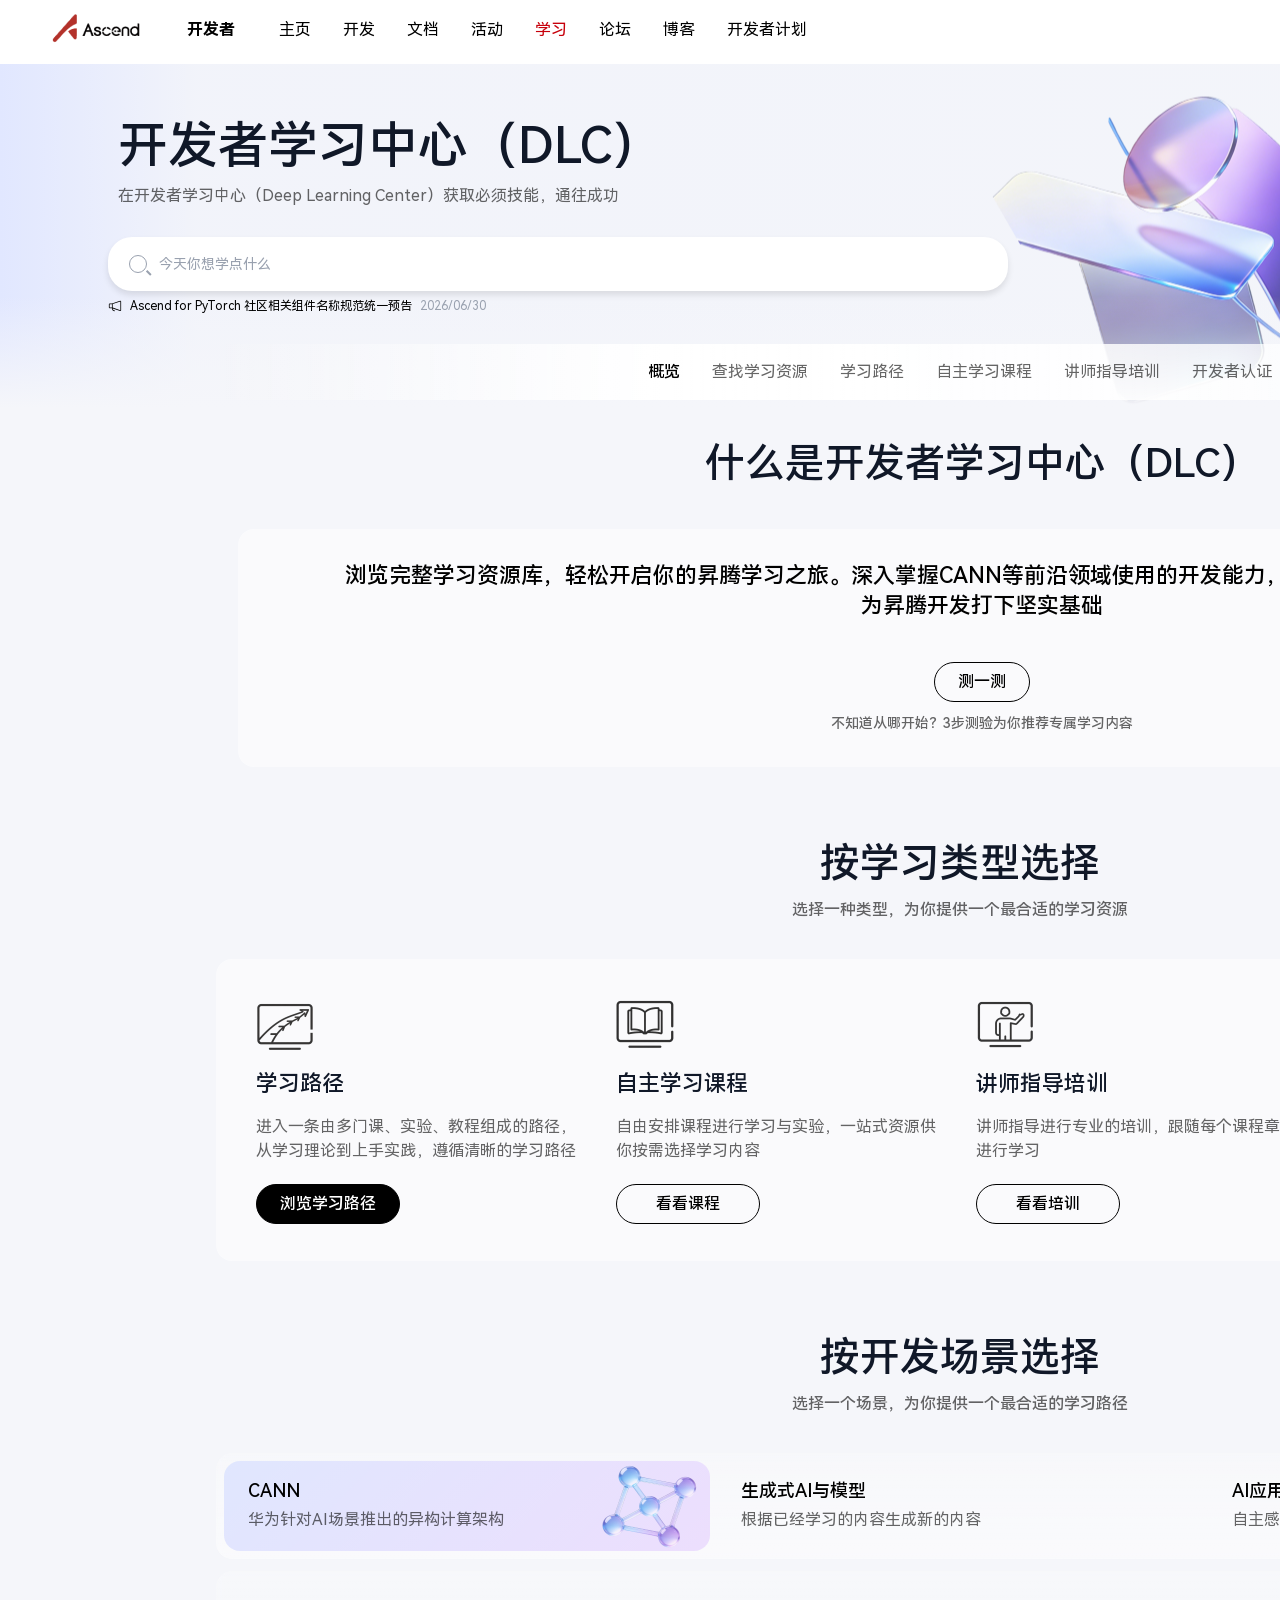
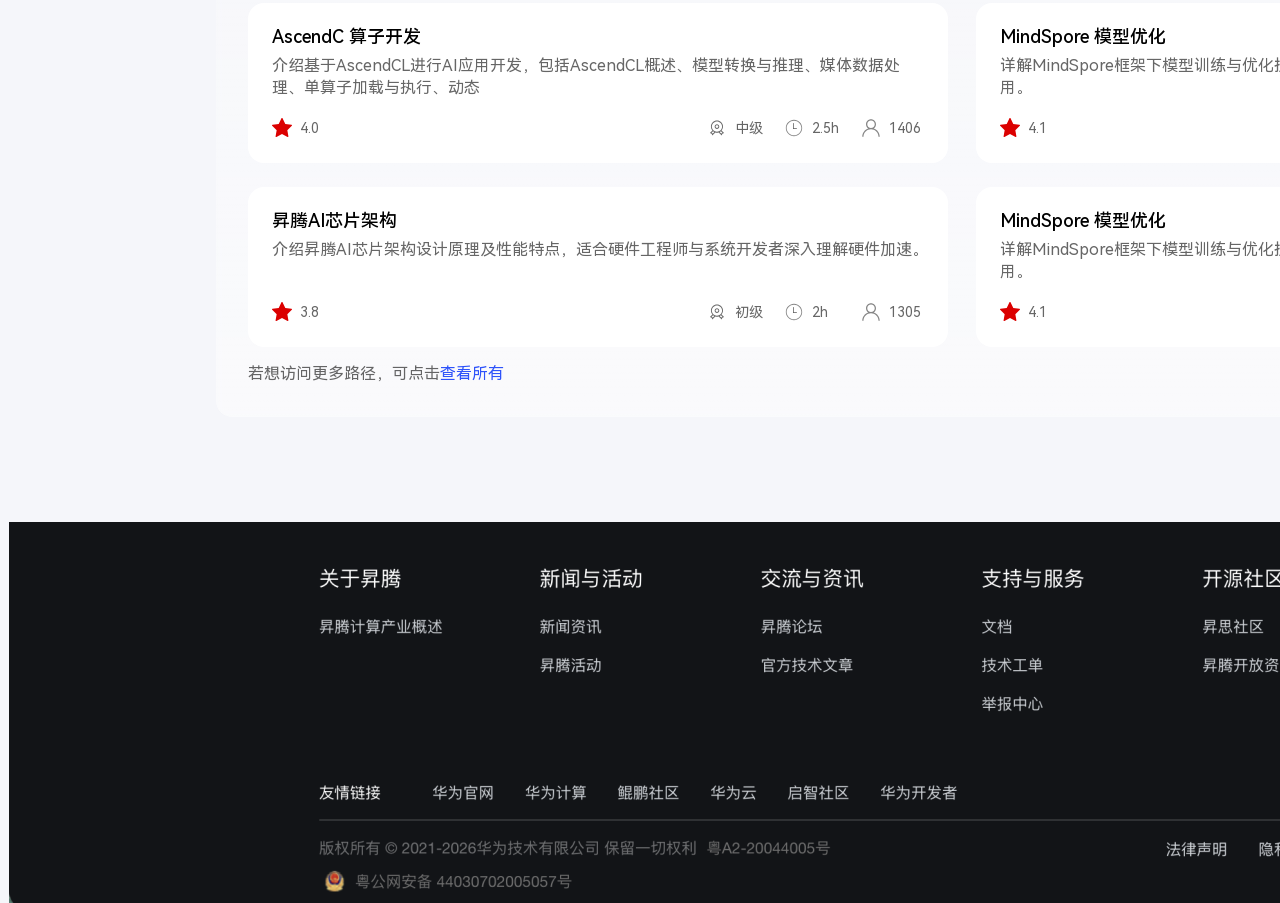
<file: index.html>
<!DOCTYPE html>
<html lang="zh-CN">
<head>
<meta charset="UTF-8">
<meta name="viewport" content="width=1920">
<title>开发者学习中心 · Ascend Developer</title>
<link rel="stylesheet" href="assets/css/styles.css">
</head>
<body>
<div class="page">
<header class="nav">
<img class="ph-img" src="assets/images/logo.png" alt="Ascend Developer" style="left:24.0px;top:4.0px;width:139.0px;height:50.0px;">
<nav class="nav-links">
<a class="nav-link" href="#" style="left:187.0px;top:18.0px;width:60.0px;font-weight:700;color:var(--color-text-primary);">开发者</a>
<a class="nav-link" href="#" style="left:279.0px;top:18.0px;width:32.0px;font-weight:400;color:var(--color-text-primary);">主页</a>
<a class="nav-link" href="#" style="left:343.0px;top:18.0px;width:32.0px;font-weight:400;color:var(--color-text-primary);">开发</a>
<a class="nav-link" href="#" style="left:407.0px;top:18.0px;width:32.0px;font-weight:400;color:var(--color-text-primary);">文档</a>
<a class="nav-link" href="#" style="left:471.0px;top:18.0px;width:32.0px;font-weight:400;color:var(--color-text-primary);">活动</a>
<a class="nav-link" href="#" style="left:535.0px;top:18.0px;width:32.0px;font-weight:400;color:var(--color-brand-red-dark);">学习</a>
<a class="nav-link" href="#" style="left:599.0px;top:18.0px;width:32.0px;font-weight:400;color:var(--color-text-primary);">论坛</a>
<a class="nav-link" href="#" style="left:663.0px;top:18.0px;width:32.0px;font-weight:400;color:var(--color-text-primary);">博客</a>
<a class="nav-link" href="#" style="left:727.0px;top:18.0px;width:80.0px;font-weight:400;color:var(--color-text-primary);">开发者计划</a>
</nav>
<img class="ph-img" src="assets/images/nav-side-image.png" alt="" style="left:1474.0px;top:7.0px;width:430.0px;height:46.0px;">
</header>
<section class="banner">
<div class="banner-base" style="left:0.0px;top:53.0px;width:1920.0px;height:355.0px;"></div>
<img class="ph-img" src="assets/images/banner-visual.png" alt="" style="left:987.0px;top:-218.0px;width:942.84px;height:822.43px;">
<div class="banner-fade" style="left:0.0px;top:296.0px;width:1920.0px;height:112.0px;"></div>
<img class="ph-img" src="assets/images/banner-float-1.png" alt="" style="left:1458.0px;top:90.0px;width:55.0px;height:56.0px;">
<img class="ph-img" src="assets/images/banner-float-2.png" alt="" style="left:1272.0px;top:272.0px;width:46.0px;height:52.0px;">
<div class="txt" style="left:118.0px;top:121.0px;width:545.0px;height:50.0px;font-size:50.0px;line-height:50.0px;font-weight:600;color:var(--color-text-heading);text-align:left;white-space:nowrap;">开发者学习中心（DLC）</div>
<div class="txt" style="left:118.0px;top:185.0px;width:497.0px;height:22.0px;font-size:16.0px;line-height:22.0px;font-weight:400;color:var(--color-text-secondary);text-align:left;white-space:nowrap;">在开发者学习中心（Deep Learning Center）获取必须技能，通往成功</div>
<div class="search-bar" style="left:108.0px;top:237.0px;width:900.0px;height:54.0px;">
<span class="search-icon"></span>
<input type="text" class="search-input" id="searchInput" placeholder="今天你想学点什么" autocomplete="off" oninput="onSearchInput(this.value)" onfocus="onSearchFocus()">
</div>
<div class="announce-bar" style="left:108.0px;top:299.0px;width:900.0px;">
<img class="announce-icon" src="assets/images/announce-icon.svg" alt="">
<span class="announce-text">Ascend for PyTorch 社区相关组件名称规范统一预告</span>
<span class="announce-date">2026/06/30</span>
</div>
</section>
<!-- 搜索下拉面板挪到 .banner 外面：.banner 现在有 overflow:hidden 来裁剪
     banner-visual 向上溢出的部分，如果面板还在里面，展开的搜索结果会被一起裁掉 -->
<div class="search-panel" id="searchPanel" style="left:108px;top:303px;"></div>
<div class="subnav-flow-spacer"></div>
<div id="subnavSentinel" style="height:1px;"></div>
<nav class="subnav" id="subnav">
<div class="subnav-inner">
<span class="subnav-brand">开发者学习中心</span>
<span class="subnav-divider"></span>
<span class="subnav-item" style="font-weight:600;color:var(--color-text-primary);">概览</span>
<a class="subnav-item" href="find.html" style="font-weight:400;color:var(--color-text-secondary);">查找学习资源</a>
<a class="subnav-item" href="paths.html" style="font-weight:400;color:var(--color-text-secondary);">学习路径</a>
<a class="subnav-item" href="courses.html" style="font-weight:400;color:var(--color-text-secondary);">自主学习课程</a>
<a class="subnav-item" href="training.html" style="font-weight:400;color:var(--color-text-secondary);">讲师指导培训</a>
<a class="subnav-item" href="certification.html" style="font-weight:400;color:var(--color-text-secondary);">开发者认证</a>
<div class="comp-wrap">
<button class="subnav-badge comp-trigger" onclick="compToggle(event)">我的学伴</button>
<div class="comp-panel" id="compPanel">
  <div class="comp-head">
    <img src="assets/images/companion-icon.png" alt="">
    <span>我的学伴</span>
    <svg class="comp-close" onclick="compClose()" viewBox="0 0 24 24" fill="none" stroke="currentColor" stroke-width="2"><path d="M6 6l12 12M18 6L6 18"/></svg>
  </div>
  <div>
    <button class="comp-sec-head" data-sec="progress" onclick="compToggleSection('progress')">
      <svg class="ic" viewBox="0 0 24 24" fill="none" stroke="currentColor" stroke-width="2"><path d="M4 5c3-1 5-1 8 1 3-2 5-2 8-1v13c-3-1-5-1-8 1-3-2-5-2-8-1z"/></svg>
      <span>学习进度</span>
      <svg class="chev" width="12" height="12" viewBox="0 0 24 24" fill="none" stroke="currentColor" stroke-width="2.5"><path d="M6 15l6-6 6 6"/></svg>
    </button>
    <div class="comp-sec-body" id="compSec-progress">
      <div class="comp-stat-row">
        <div class="comp-stat-box" style="background:#FDF4FF;color:#9333EA"><b>2</b><span>学习路径</span></div>
        <div class="comp-stat-items">
          <a class="comp-stat-item" href="detail.html?title=算子开发工程师成长路径"><div class="row1"><span class="t">算子开发工程师成长路径</span><span class="meta"><span class="n">3/8节</span><span class="sep"></span><span class="pct">45%</span></span></div><div class="comp-bar"><div class="comp-bar-fill" style="width:45%"></div></div></a>
          <a class="comp-stat-item" href="detail.html?title=CANN 全栈开发路径"><div class="row1"><span class="t">CANN 全栈开发路径</span><span class="meta"><span class="n">1/6节</span><span class="sep"></span><span class="pct">20%</span></span></div><div class="comp-bar"><div class="comp-bar-fill" style="width:20%"></div></div></a>
        </div>
      </div>
      <div class="comp-stat-row">
        <div class="comp-stat-box" style="background:#EFF6FF;color:#2E53FA"><b>2</b><span>课程</span></div>
        <div class="comp-stat-items">
          <a class="comp-stat-item" href="detail.html?title=Ascend C 算子开发入门"><div class="row1"><span class="t">Ascend C 算子开发入门</span><span class="meta"><span class="n">9/12节</span><span class="sep"></span><span class="pct">78%</span></span></div><div class="comp-bar"><div class="comp-bar-fill" style="width:78%"></div></div></a>
          <a class="comp-stat-item" href="detail.html?title=AscendCL 推理应用开发"><div class="row1"><span class="t">AscendCL 推理应用开发</span><span class="meta"><span class="n">3/9节</span><span class="sep"></span><span class="pct">33%</span></span></div><div class="comp-bar"><div class="comp-bar-fill" style="width:33%"></div></div></a>
        </div>
      </div>
      <div class="comp-stat-row">
        <div class="comp-stat-box" style="background:#FFDFC8;color:#FA832E"><b>2</b><span>开发者认证</span></div>
        <div class="comp-stat-items">
          <div class="comp-cert-item"><span>HCIP-AI 算子开发方向</span><span class="comp-cert-pill" style="background:#058EF0">● 考试阅卷中</span></div>
          <div class="comp-cert-item"><span>HCIA-AI 昇腾基础认证</span><span class="comp-cert-pill" style="background:#158040">✓ 证书已发放</span></div>
        </div>
      </div>
    </div>
  </div>
  <div>
    <button class="comp-sec-head closed" data-sec="next" onclick="compToggleSection('next')">
      <svg class="ic" viewBox="0 0 24 24" fill="none" stroke="currentColor" stroke-width="2"><path d="M4 4h13a3 3 0 013 3v13H7a3 3 0 01-3-3z"/><path d="M4 4v13a3 3 0 003 3"/></svg>
      <span>接下来学</span>
      <svg class="chev" width="12" height="12" viewBox="0 0 24 24" fill="none" stroke="currentColor" stroke-width="2.5"><path d="M6 15l6-6 6 6"/></svg>
    </button>
    <div class="comp-sec-body closed" id="compSec-next">
      <div class="comp-tabs">
        <button class="comp-tab active" data-t="rec" onclick="compSwitchTab('rec')">推荐</button>
        <button class="comp-tab" data-t="plan" onclick="compSwitchTab('plan')">我的计划</button>
      </div>
      <div class="comp-list" id="compList-rec">
        <a class="comp-item" href="detail.html?title=矢量算子编写进阶"><div class="comp-num">1</div><div class="comp-item-body"><h5>矢量算子编写进阶</h5><p>深入 Ascend C 矢量计算 API，掌握复杂算子的实现与调试方法。</p></div><svg class="comp-item-arrow" width="13" height="13" viewBox="0 0 24 24" fill="none" stroke="currentColor" stroke-width="2"><path d="M9 6l6 6-6 6"/></svg></a>
        <a class="comp-item" href="detail.html?title=Tiling 切分策略详解"><div class="comp-num">2</div><div class="comp-item-body"><h5>Tiling 切分策略详解</h5><p>理解 Tiling 基本原理，编写支持多种数据规模的自适应切分策略。</p></div><svg class="comp-item-arrow" width="13" height="13" viewBox="0 0 24 24" fill="none" stroke="currentColor" stroke-width="2"><path d="M9 6l6 6-6 6"/></svg></a>
        <a class="comp-item" href="detail.html?title=融合算子开发实战"><div class="comp-num">3</div><div class="comp-item-body"><h5>融合算子开发实战</h5><p>把多个单算子合并为一个融合算子，显著降低数据搬运开销。</p></div><svg class="comp-item-arrow" width="13" height="13" viewBox="0 0 24 24" fill="none" stroke="currentColor" stroke-width="2"><path d="M9 6l6 6-6 6"/></svg></a>
      </div>
      <div class="comp-list closed" id="compList-plan">
        <a class="comp-item plan" href="detail.html?title=多核并行计算"><div class="comp-num">1</div><div class="comp-item-body"><h5>多核并行计算</h5><p>利用多个 AI Core 并行协同完成大规模张量计算，掌握核间同步机制。</p></div><svg class="comp-item-arrow" width="13" height="13" viewBox="0 0 24 24" fill="none" stroke="currentColor" stroke-width="2"><path d="M9 6l6 6-6 6"/></svg></a>
        <a class="comp-item plan" href="detail.html?title=Profiling 分析"><div class="comp-num">2</div><div class="comp-item-body"><h5>Profiling 分析</h5><p>使用昇腾 Profiling 工具解读算子执行时间线，定位性能热点。</p></div><svg class="comp-item-arrow" width="13" height="13" viewBox="0 0 24 24" fill="none" stroke="currentColor" stroke-width="2"><path d="M9 6l6 6-6 6"/></svg></a>
        <a class="comp-item plan" href="detail.html?title=推理开发实战"><div class="comp-num">3</div><div class="comp-item-body"><h5>推理开发实战</h5><p>把多个单算子合并为一个融合算子，显著降低数据搬运开销。</p></div><svg class="comp-item-arrow" width="13" height="13" viewBox="0 0 24 24" fill="none" stroke="currentColor" stroke-width="2"><path d="M9 6l6 6-6 6"/></svg></a>
      </div>
    </div>
  </div>
</div>
</div>
</div>
</nav>
<section class="intro" id="floorDefault">
<div class="txt" style="left:704.5px;top:439.0px;width:555.0px;height:50.0px;font-size:40.0px;line-height:50.0px;font-weight:600;color:var(--color-text-heading);text-align:center;white-space:nowrap;">什么是开发者学习中心（DLC）</div>
<div class="intro-card" style="left:238.0px;top:529.0px;width:1488.0px;height:238.0px;"></div>
<div class="txt" style="left:344.0px;top:561.0px;width:1275.0px;height:60.0px;font-size:22.0px;line-height:30.0px;font-weight:600;color:var(--color-text-primary);text-align:center;">浏览完整学习资源库，轻松开启你的昇腾学习之旅。深入掌握CANN等前沿领域使用的开发能力，收获一手实战经验与专家级知识，为昇腾开发打下坚实基础</div>
<div class="txt" style="left:344.0px;top:715.0px;width:1275.0px;height:16.0px;font-size:14.0px;line-height:16.0px;font-weight:600;color:var(--color-text-secondary);text-align:center;white-space:nowrap;">不知道从哪开始？3步测验为你推荐专属学习内容</div>
<button class="btn btn-outline" style="left:934.0px;top:662.0px;width:96.0px;height:40.0px;" onclick="openQuizMatch()">测一测</button>
</section>

<!-- 专属推荐楼层：完成"测一测"后替换上面的默认楼层。内容来自 Figma 节点 136:1414（主页-专属推荐） -->
<section class="rec-floor" id="floorRecommend" style="display:none;">
<div class="txt" style="left:34.0px;top:439.0px;width:1896.0px;height:50.0px;font-size:40.0px;line-height:50.0px;font-weight:600;color:var(--color-text-heading);text-align:center;white-space:nowrap;">专属推荐</div>
<div class="rec-card-bg" style="left:238.0px;top:529.0px;width:1488.0px;height:322.0px;">
  <div class="rec-toolbar">
    <div class="rec-chips" id="recChips"></div>
    <div class="rec-toolbar-right">
      <span class="rec-edit-link" onclick="openQuizMatch()">修改</span>
      <button class="rec-refresh-btn" onclick="shuffleRecCards()">↻ 换一批</button>
    </div>
  </div>
  <div class="rec-cards" id="recCards"></div>
</div>
</section>
<!-- #belowFloor1 是 position:relative（用来做楼层整体位移的定位上下文），
     它前面现在多了 .nav/.subnav-flow-spacer/#subnavSentinel/.subnav 这几个
     新增的 in-flow 吸顶元素（合计 400px 高：64+279+1+56），会把 #belowFloor1
     自己在文档流里的位置往下推 400px；由于它是定位上下文，其内部所有
     position:absolute 的子元素坐标都是"页面根坐标"，一旦 #belowFloor1 的
     流内位置偏移，子元素就会跟着多偏移 400px（第一/二楼层间距变得巨大的
     原因）。用 margin-top:-400px 把这个偏移抵消掉，让它等效仍在 (0,0)。 -->
<div id="belowFloor1" style="position:relative;margin-top:-400px;top:0px;transition:top 0.3s ease;">
<section class="learn-type">
<div class="txt" style="left:820.0px;top:839.0px;width:280.0px;height:50.0px;font-size:40.0px;line-height:50.0px;font-weight:600;color:var(--color-text-heading);text-align:center;white-space:nowrap;">按学习类型选择</div>
<div class="txt" style="left:322.0px;top:901.0px;width:1275.0px;height:18.0px;font-size:16.0px;line-height:18.0px;font-weight:600;color:var(--color-text-secondary);text-align:center;white-space:nowrap;">选择一种类型，为你提供一个最合适的学习资源</div>
<div class="learn-type-card-bg" style="left:216.0px;top:959.0px;width:1488.0px;height:302.0px;"></div>
<img class="ph-img" src="assets/images/scenario-icon-1.png" alt="" style="left:256.0px;top:995.0px;width:58.0px;height:58.0px;">
<div class="txt" style="left:256.0px;top:1069.0px;width:328.0px;height:30.0px;font-size:22.0px;line-height:30.0px;font-weight:600;color:var(--color-text-heading);text-align:left;white-space:nowrap;">学习路径</div>
<div class="txt" style="left:256.0px;top:1115.0px;width:328.0px;height:48.0px;font-size:16.0px;line-height:24.0px;font-weight:400;color:var(--color-text-secondary);text-align:left;">进入一条由多门课、实验、教程组成的路径，从学习理论到上手实践，遵循清晰的学习路径</div>
<a class="btn btn-primary" href="paths.html" style="left:256.0px;top:1184.0px;width:144.0px;height:40.0px;">浏览学习路径</a>
<img class="ph-img" src="assets/images/scenario-icon-2.png" alt="" style="left:616.0px;top:995.0px;width:58.0px;height:58.0px;">
<div class="txt" style="left:616.0px;top:1069.0px;width:328.0px;height:30.0px;font-size:22.0px;line-height:30.0px;font-weight:600;color:var(--color-text-heading);text-align:left;white-space:nowrap;">自主学习课程</div>
<div class="txt" style="left:616.0px;top:1115.0px;width:328.0px;height:48.0px;font-size:16.0px;line-height:24.0px;font-weight:400;color:var(--color-text-secondary);text-align:left;">自由安排课程进行学习与实验，一站式资源供你按需选择学习内容</div>
<a class="btn btn-outline" href="courses.html" style="left:616.0px;top:1184.0px;width:144.0px;height:40.0px;">看看课程</a>
<img class="ph-img" src="assets/images/scenario-icon-3.png" alt="" style="left:976.0px;top:995.0px;width:58.0px;height:58.0px;">
<div class="txt" style="left:976.0px;top:1069.0px;width:328.0px;height:30.0px;font-size:22.0px;line-height:30.0px;font-weight:600;color:var(--color-text-heading);text-align:left;white-space:nowrap;">讲师指导培训</div>
<div class="txt" style="left:976.0px;top:1115.0px;width:328.0px;height:48.0px;font-size:16.0px;line-height:24.0px;font-weight:400;color:var(--color-text-secondary);text-align:left;">讲师指导进行专业的培训，跟随每个课程章节进行学习</div>
<a class="btn btn-outline" href="training.html" style="left:976.0px;top:1184.0px;width:144.0px;height:40.0px;">看看培训</a>
<img class="ph-img" src="assets/images/scenario-icon-4.png" alt="" style="left:1336.0px;top:995.0px;width:58.0px;height:58.0px;">
<div class="txt" style="left:1336.0px;top:1069.0px;width:328.0px;height:30.0px;font-size:22.0px;line-height:30.0px;font-weight:600;color:var(--color-text-heading);text-align:left;white-space:nowrap;">开发者认证</div>
<div class="txt" style="left:1336.0px;top:1115.0px;width:328.0px;height:48.0px;font-size:16.0px;line-height:24.0px;font-weight:400;color:var(--color-text-secondary);text-align:left;">学有所成，把你的能力转变为昇腾官方认证的人才证书。</div>
<a class="btn btn-outline" href="certification.html" style="left:1336.0px;top:1184.0px;width:144.0px;height:40.0px;">看看认证</a>
</section>
<section class="scenario-head">
<div class="txt" style="left:820.0px;top:1333.0px;width:280.0px;height:50.0px;font-size:40.0px;line-height:50.0px;font-weight:600;color:var(--color-text-heading);text-align:center;white-space:nowrap;">按开发场景选择</div>
<div class="txt" style="left:322.0px;top:1395.0px;width:1275.0px;height:18.0px;font-size:16.0px;line-height:18.0px;font-weight:600;color:var(--color-text-secondary);text-align:center;white-space:nowrap;">选择一个场景，为你提供一个最合适的学习路径</div>
</section>
<section class="scenario-strip">
<div class="scenario-strip-top" style="left:216.0px;top:1453.0px;width:1488.0px;height:106.0px;"></div>
<div class="scenario-strip-bottom" style="left:216.0px;top:1571.0px;width:1488.0px;height:446.0px;"></div>
<div class="scenario-tag-bg" id="scenarioTagBg" style="left:224.0px;top:1461.0px;width:486.0px;height:90.0px;"></div>
<img class="ph-img" id="scenarioIcon" src="assets/images/glass-icon.png" alt="" style="left:579.0px;top:1436.0px;width:141.0px;height:141.0px;">
<div class="txt" id="scenarioTitle0" style="left:248.0px;top:1481.0px;width:255.0px;height:20.0px;font-size:18.0px;line-height:20.0px;font-weight:600;color:var(--color-text-primary);text-align:left;white-space:nowrap;">CANN</div>
<div class="txt" style="left:248.0px;top:1509.0px;width:255.0px;height:22.0px;font-size:16.0px;line-height:22.0px;font-weight:400;color:var(--color-text-secondary);text-align:left;white-space:nowrap;">华为针对AI场景推出的异构计算架构</div>
<div class="txt" id="scenarioTitle1" style="left:741.0px;top:1481.0px;width:255.0px;height:20.0px;font-size:18.0px;line-height:20.0px;font-weight:600;color:var(--color-text-primary);text-align:left;white-space:nowrap;">生成式AI与模型</div>
<div class="txt" style="left:741.0px;top:1509.0px;width:290.0px;height:22.0px;font-size:16.0px;line-height:22.0px;font-weight:400;color:var(--color-text-secondary);text-align:left;white-space:nowrap;">根据已经学习的内容生成新的内容</div>
<div class="txt" id="scenarioTitle2" style="left:1232.0px;top:1481.0px;width:255.0px;height:20.0px;font-size:18.0px;line-height:20.0px;font-weight:600;color:var(--color-text-primary);text-align:left;white-space:nowrap;">AI应用与智能体</div>
<div class="txt" style="left:1232.0px;top:1509.0px;width:255.0px;height:22.0px;font-size:16.0px;line-height:22.0px;font-weight:400;color:var(--color-text-secondary);text-align:left;white-space:nowrap;">自主感知环境，进行独立思考</div>
<div class="scenario-tab-hit" onclick="selectScenario(0)" style="left:224.0px;top:1461.0px;width:493.0px;height:90.0px;"></div>
<div class="scenario-tab-hit" onclick="selectScenario(1)" style="left:717.0px;top:1461.0px;width:493.0px;height:90.0px;"></div>
<div class="scenario-tab-hit" onclick="selectScenario(2)" style="left:1208.0px;top:1461.0px;width:496.0px;height:90.0px;"></div>
<div class="txt" style="left:248.0px;top:1963.0px;width:290.0px;height:22.0px;font-size:16.0px;line-height:22.0px;font-weight:400;color:var(--color-text-secondary);text-align:left;white-space:nowrap;">若想访问更多路径，可点击<a href="paths.html" style="color:#2E53FA;font-weight:400;text-decoration:none;">查看所有</a></div>
</section>
<section class="course-grid">
<div class="course-card" style="left:248.0px;top:1603.0px;width:700.0px;height:160.0px;"></div>
<div class="txt" style="left:272.0px;top:1627.0px;width:255.0px;height:20.0px;font-size:18.0px;line-height:20.0px;font-weight:600;color:var(--color-text-primary);text-align:left;white-space:nowrap;">AscendC 算子开发</div>
<div class="txt" style="left:272.0px;top:1655.0px;width:656.0px;height:44.0px;font-size:16.0px;line-height:22.0px;font-weight:400;color:var(--color-text-secondary);text-align:left;">介绍基于AscendCL进行AI应用开发，包括AscendCL概述、模型转换与推理、媒体数据处理、单算子加载与执行、动态</div>
<img class="stat-icon" src="assets/icons/icon-star.svg" alt="" style="left:272.0px;top:1718.0px;width:20px;height:20px;">
<div class="txt" style="left:300.0px;top:1717.0px;width:30.0px;height:22.0px;font-size:14.0px;line-height:22.0px;font-weight:400;color:var(--color-text-secondary);text-align:left;white-space:nowrap;">4.0</div>
<img class="stat-icon" src="assets/icons/icon-level.svg" alt="" style="left:707.0px;top:1718.0px;width:20px;height:20px;">
<div class="txt" style="left:735.0px;top:1717.0px;width:29.0px;height:22.0px;font-size:14.0px;line-height:22.0px;font-weight:400;color:var(--color-text-secondary);text-align:left;white-space:nowrap;">中级</div>
<img class="stat-icon" src="assets/icons/icon-time.svg" alt="" style="left:784.0px;top:1718.0px;width:20px;height:20px;">
<div class="txt" style="left:812.0px;top:1717.0px;width:29.0px;height:22.0px;font-size:14.0px;line-height:22.0px;font-weight:400;color:var(--color-text-secondary);text-align:left;white-space:nowrap;">2.5h</div>
<img class="stat-icon" src="assets/icons/icon-people.svg" alt="" style="left:861.0px;top:1718.0px;width:20px;height:20px;">
<div class="txt" style="left:889.0px;top:1717.0px;width:34.0px;height:22.0px;font-size:14.0px;line-height:22.0px;font-weight:400;color:var(--color-text-secondary);text-align:left;white-space:nowrap;">1406</div>
<div class="course-card" style="left:248.0px;top:1787.0px;width:700.0px;height:160.0px;"></div>
<div class="txt" style="left:272.0px;top:1811.0px;width:255.0px;height:20.0px;font-size:18.0px;line-height:20.0px;font-weight:600;color:var(--color-text-primary);text-align:left;white-space:nowrap;">昇腾AI芯片架构</div>
<div class="txt" style="left:272.0px;top:1839.0px;width:656.0px;height:22.0px;font-size:16.0px;line-height:22.0px;font-weight:400;color:var(--color-text-secondary);text-align:left;white-space:nowrap;">介绍昇腾AI芯片架构设计原理及性能特点，适合硬件工程师与系统开发者深入理解硬件加速。</div>
<img class="stat-icon" src="assets/icons/icon-star.svg" alt="" style="left:272.0px;top:1902.0px;width:20px;height:20px;">
<div class="txt" style="left:300.0px;top:1901.0px;width:30.0px;height:22.0px;font-size:14.0px;line-height:22.0px;font-weight:400;color:var(--color-text-secondary);text-align:left;white-space:nowrap;">3.8</div>
<img class="stat-icon" src="assets/icons/icon-level.svg" alt="" style="left:707.0px;top:1902.0px;width:20px;height:20px;">
<div class="txt" style="left:735.0px;top:1901.0px;width:29.0px;height:22.0px;font-size:14.0px;line-height:22.0px;font-weight:400;color:var(--color-text-secondary);text-align:left;white-space:nowrap;">初级</div>
<img class="stat-icon" src="assets/icons/icon-time.svg" alt="" style="left:784.0px;top:1902.0px;width:20px;height:20px;">
<div class="txt" style="left:812.0px;top:1901.0px;width:29.0px;height:22.0px;font-size:14.0px;line-height:22.0px;font-weight:400;color:var(--color-text-secondary);text-align:left;white-space:nowrap;">2h</div>
<img class="stat-icon" src="assets/icons/icon-people.svg" alt="" style="left:861.0px;top:1902.0px;width:20px;height:20px;">
<div class="txt" style="left:889.0px;top:1901.0px;width:34.0px;height:22.0px;font-size:14.0px;line-height:22.0px;font-weight:400;color:var(--color-text-secondary);text-align:left;white-space:nowrap;">1305</div>
<div class="course-card" style="left:976.0px;top:1603.0px;width:700.0px;height:160.0px;"></div>
<div class="txt" style="left:1000.0px;top:1627.0px;width:255.0px;height:20.0px;font-size:18.0px;line-height:20.0px;font-weight:600;color:var(--color-text-primary);text-align:left;white-space:nowrap;">MindSpore 模型优化</div>
<div class="txt" style="left:1000.0px;top:1655.0px;width:656.0px;height:44.0px;font-size:16.0px;line-height:22.0px;font-weight:400;color:var(--color-text-secondary);text-align:left;">详解MindSpore框架下模型训练与优化技巧，涵盖自动微分、混合精度训练及分布式计算应用。</div>
<img class="stat-icon" src="assets/icons/icon-star.svg" alt="" style="left:1000.0px;top:1718.0px;width:20px;height:20px;">
<div class="txt" style="left:1028.0px;top:1717.0px;width:30.0px;height:22.0px;font-size:14.0px;line-height:22.0px;font-weight:400;color:var(--color-text-secondary);text-align:left;white-space:nowrap;">4.1</div>
<img class="stat-icon" src="assets/icons/icon-level.svg" alt="" style="left:1435.0px;top:1718.0px;width:20px;height:20px;">
<div class="txt" style="left:1463.0px;top:1717.0px;width:29.0px;height:22.0px;font-size:14.0px;line-height:22.0px;font-weight:400;color:var(--color-text-secondary);text-align:left;white-space:nowrap;">高级</div>
<img class="stat-icon" src="assets/icons/icon-time.svg" alt="" style="left:1512.0px;top:1718.0px;width:20px;height:20px;">
<div class="txt" style="left:1540.0px;top:1717.0px;width:29.0px;height:22.0px;font-size:14.0px;line-height:22.0px;font-weight:400;color:var(--color-text-secondary);text-align:left;white-space:nowrap;">3h</div>
<img class="stat-icon" src="assets/icons/icon-people.svg" alt="" style="left:1589.0px;top:1718.0px;width:20px;height:20px;">
<div class="txt" style="left:1617.0px;top:1717.0px;width:34.0px;height:22.0px;font-size:14.0px;line-height:22.0px;font-weight:400;color:var(--color-text-secondary);text-align:left;white-space:nowrap;">1720</div>
<div class="course-card" style="left:976.0px;top:1787.0px;width:700.0px;height:160.0px;"></div>
<div class="txt" style="left:1000.0px;top:1811.0px;width:255.0px;height:20.0px;font-size:18.0px;line-height:20.0px;font-weight:600;color:var(--color-text-primary);text-align:left;white-space:nowrap;">MindSpore 模型优化</div>
<div class="txt" style="left:1000.0px;top:1839.0px;width:656.0px;height:44.0px;font-size:16.0px;line-height:22.0px;font-weight:400;color:var(--color-text-secondary);text-align:left;">详解MindSpore框架下模型训练与优化技巧，涵盖自动微分、混合精度训练及分布式计算应用。</div>
<img class="stat-icon" src="assets/icons/icon-star.svg" alt="" style="left:1000.0px;top:1902.0px;width:20px;height:20px;">
<div class="txt" style="left:1028.0px;top:1901.0px;width:30.0px;height:22.0px;font-size:14.0px;line-height:22.0px;font-weight:400;color:var(--color-text-secondary);text-align:left;white-space:nowrap;">4.1</div>
<img class="stat-icon" src="assets/icons/icon-level.svg" alt="" style="left:1435.0px;top:1902.0px;width:20px;height:20px;">
<div class="txt" style="left:1463.0px;top:1901.0px;width:29.0px;height:22.0px;font-size:14.0px;line-height:22.0px;font-weight:400;color:var(--color-text-secondary);text-align:left;white-space:nowrap;">高级</div>
<img class="stat-icon" src="assets/icons/icon-time.svg" alt="" style="left:1512.0px;top:1902.0px;width:20px;height:20px;">
<div class="txt" style="left:1540.0px;top:1901.0px;width:29.0px;height:22.0px;font-size:14.0px;line-height:22.0px;font-weight:400;color:var(--color-text-secondary);text-align:left;white-space:nowrap;">3h</div>
<img class="stat-icon" src="assets/icons/icon-people.svg" alt="" style="left:1589.0px;top:1902.0px;width:20px;height:20px;">
<div class="txt" style="left:1617.0px;top:1901.0px;width:34.0px;height:22.0px;font-size:14.0px;line-height:22.0px;font-weight:400;color:var(--color-text-secondary);text-align:left;white-space:nowrap;">1720</div>
<a class="course-card-link" href="detail.html?course=ascendc&title=AscendC%20%E7%AE%97%E5%AD%90%E5%BC%80%E5%8F%91" style="left:248px;top:1603px;width:700px;height:160px;" aria-label="AscendC 算子开发"></a>
<a class="course-card-link" href="detail.html?course=chip-arch&title=%E6%98%87%E8%85%BEAI%E8%8A%AF%E7%89%87%E6%9E%B6%E6%9E%84" style="left:248px;top:1787px;width:700px;height:160px;" aria-label="昇腾AI芯片架构"></a>
<a class="course-card-link" href="detail.html?course=mindspore&title=MindSpore%20%E6%A8%A1%E5%9E%8B%E4%BC%98%E5%8C%96" style="left:976px;top:1603px;width:700px;height:160px;" aria-label="MindSpore 模型优化"></a>
<a class="course-card-link" href="detail.html?course=mindspore&title=MindSpore%20%E6%A8%A1%E5%9E%8B%E4%BC%98%E5%8C%96" style="left:976px;top:1787px;width:700px;height:160px;" aria-label="MindSpore 模型优化"></a>
</section>
<section class="footer-visual">
<img class="ph-img" src="assets/images/footer-visual.png" alt="" style="left:9.0px;top:2122.0px;width:1922.0px;height:381.0px;">
<div class="footer-accent" style="left:1813.0px;top:2238.0px;width:87.0px;height:183.0px;"></div>
</section>
</div>
</div>

<div class="qm-overlay" id="quizMatchOverlay">
  <div class="qm-card">
    <div class="qm-head">
      <span class="qm-icon">🎯</span>
      <div class="qm-head-text">
        <div class="qm-title" id="qmTitle"></div>
        <div class="qm-subtitle" id="qmSubtitle"></div>
      </div>
      <button class="qm-close" onclick="closeQuizMatch()" aria-label="关闭">
        <svg width="15" height="15" viewBox="0 0 24 24" fill="none" stroke="currentColor" stroke-width="2"><path d="M6 6l12 12M18 6L6 18"/></svg>
      </button>
    </div>
    <div class="qm-progress-track"><div class="qm-progress-fill" id="qmProgressFill"></div></div>
    <div class="qm-body" id="qmBody"></div>
  </div>
</div>

<script>
/* ================= 副导航吸顶 + 内容形变 =================
   用 IntersectionObserver 监听 banner 底部的哨兵元素，而不是 scroll 事件手动
   算滚动距离阈值。rootMargin 顶部收缩 64px（一级导航的高度，也是 .subnav 的
   sticky top 值），这样哨兵"离开视口顶部"的临界点和 .subnav 原生吸附的临界
   点完全对齐——哨兵不可见时说明 .subnav 已经贴到一级导航下方，加上 .stuck。 */
(function(){
  const sentinel = document.getElementById('subnavSentinel');
  const subnav = document.getElementById('subnav');
  if(!sentinel || !subnav) return;
  const io = new IntersectionObserver((entries) => {
    entries.forEach(entry => {
      subnav.classList.toggle('stuck', !entry.isIntersecting);
    });
  }, { rootMargin: '-64px 0px 0px 0px', threshold: 0 });
  io.observe(sentinel);
})();

/* ================= 我的学伴 下拉面板（和 find.html 等子页面同一套交互） ================= */
function compToggle(e){
  e.stopPropagation();
  const panel = document.getElementById('compPanel');
  const trigger = e.currentTarget;
  const willOpen = !panel.classList.contains('open');
  if(willOpen){
    const r = trigger.getBoundingClientRect();
    panel.style.top = (r.bottom + 10) + 'px';
    panel.style.right = (window.innerWidth - r.right) + 'px';
  }
  panel.classList.toggle('open');
}
function compClose(){ document.getElementById('compPanel').classList.remove('open'); }
document.addEventListener('click', e => {
  const panel = document.getElementById('compPanel');
  if(panel && panel.classList.contains('open') && !panel.contains(e.target) && !e.target.closest('.comp-trigger')) panel.classList.remove('open');
});
function compToggleSection(name){
  const otherName = name === 'progress' ? 'next' : 'progress';
  const currentlyOpen = !document.getElementById('compSec-' + name).classList.contains('closed');
  const target = currentlyOpen ? otherName : name;
  ['progress', 'next'].forEach(s => {
    const head = document.querySelector('.comp-sec-head[data-sec="' + s + '"]');
    const body = document.getElementById('compSec-' + s);
    if(s === target){ head.classList.remove('closed'); body.classList.remove('closed'); }
    else{ head.classList.add('closed'); body.classList.add('closed'); }
  });
}
function compSwitchTab(name){
  ['rec', 'plan'].forEach(t => {
    document.querySelector('.comp-tab[data-t="' + t + '"]').classList.toggle('active', t === name);
    document.getElementById('compList-' + t).classList.toggle('closed', t !== name);
  });
}

/* 数据来源：Figma 节点 165:8336 / 165:8654 / 165:8968 / 165:9280（测一测第一/二/三/四步） */
const QUIZ_STEPS = [
  { label: '第 1 步 / 共 3 步', headerTitle: '简单三步，祝你快速开启昇腾学习之旅', question: '你是什么角色？',
    options: ['AI 初学者', '高校学生', '算法工程师', '应用开发者', '推理部署', '算子开发', '随便看看'] },
  { label: '第 2 步 / 共 3 步', headerTitle: '很好，那么', question: '你的目标是？',
    options: ['昇腾通用知识', '训练开发', '算子开发', '推理开发', '获取人才认证', '以上都有'] },
  { label: '第 3 步 / 共 3 步', headerTitle: '好的～', question: '你当前的水平是？',
    options: ['零基础', '熟悉 Python', '熟悉 Triton', '熟悉 C++', '熟悉 CUDA C / Ascend C'] },
];

let qmStep = 0;          // 0,1,2 = 三道题；'loading'；'result'
let qmAnswers = [];

function openQuizMatch(){
  qmStep = 0;
  qmAnswers = [];
  document.getElementById('quizMatchOverlay').classList.add('open');
  renderQuizStep();
}
function closeQuizMatch(){
  document.getElementById('quizMatchOverlay').classList.remove('open');
}

function setQmProgress(pct){
  document.getElementById('qmProgressFill').style.width = pct + '%';
}

function renderQuizStep(){
  const body = document.getElementById('qmBody');
  const titleEl = document.getElementById('qmTitle');
  const subEl = document.getElementById('qmSubtitle');

  if (typeof qmStep === 'number') {
    const s = QUIZ_STEPS[qmStep];
    titleEl.textContent = s.headerTitle;
    subEl.style.display = 'none';
    setQmProgress(qmStep / QUIZ_STEPS.length * 100);
    body.innerHTML =
      '<div class="qm-step-label">' + s.label + '</div>' +
      '<div class="qm-question">' + s.question + '</div>' +
      '<div class="qm-options">' + s.options.map((o, i) =>
        '<button class="qm-option" onclick="pickQuizOption(' + i + ')">' + o + '</button>'
      ).join('') + '</div>';
  } else if (qmStep === 'loading') {
    titleEl.textContent = '稍等片刻';
    subEl.style.display = 'none';
    body.innerHTML =
      '<div class="qm-loading">' +
        '<div class="qm-spinner"></div>' +
        '<div class="qm-loading-text">正在为你匹配学习路径…</div>' +
      '</div>';
  } else if (qmStep === 'result') {
    titleEl.textContent = '学习路径匹配';
    subEl.textContent = '回答 3 道题，为你推荐最合适的资源';
    subEl.style.display = 'block';
    setQmProgress(100);
    sessionStorage.setItem('qmAnswers', JSON.stringify(qmAnswers));
    body.innerHTML =
      '<div class="qm-result">' +
        '<div class="qm-result-emoji">🎉</div>' +
        '<div class="qm-result-heading">已为你匹配最合适的学习路径</div>' +
        '<div class="qm-tags">' + qmAnswers.map(a => '<span class="qm-tag">' + a + '</span>').join('') + '</div>' +
        '<button class="qm-cta" onclick="goToRecommendation()">查看专属推荐</button>' +
      '</div>';
  }
}

function pickQuizOption(i){
  const s = QUIZ_STEPS[qmStep];
  qmAnswers.push(s.options[i]);
  if (qmStep < QUIZ_STEPS.length - 1) {
    qmStep++;
    renderQuizStep();
  } else {
    qmStep = 'loading';
    renderQuizStep();
    setTimeout(() => { qmStep = 'result'; renderQuizStep(); }, 1200);
  }
}

/* ================= 搜索下拉面板 =================
   数据来源：Figma 节点 164:2712(初始面板) / 165:4366(激活面板，以「算子」为例的
   搜索结果) / 165:5249(悬浮态，多一个「加入学习计划」按钮)。 */
const QUICK_SEARCHES = ['算子开发基础', 'CANN 环境安装', 'Ascend C 入门', '模型推理优化', 'NPU 调试技巧', 'MindSpore 快速入门'];

const SEARCH_RESULTS = [
  { tag: '自主学习课程', tagColor: '#2E53FA', title: 'Ascend C 算子开发入门', desc: '从零掌握昇腾 Ascend C 算子编程模型，涵盖 Tiling 策略、核函数编写与调试全流程。', rating: '4.6', level: '初级', time: '3h', count: '2,841' },
  { tag: '学习路径', tagColor: '#912EFA', title: '昇腾异构编程完整路径', desc: '从硬件架构、CANN 软件栈到算子开发，系统性掌握昇腾全栈开发能力。', rating: '4.8', level: '中级', time: '12h', count: '1,406' },
  { tag: '讲师指导培训', tagColor: '#AF2EFA', title: '算子性能调优实战营', desc: '专家讲师带你分析真实业务场景中的算子瓶颈，掌握 Profile 工具与优化手段。', rating: '4.9', level: '高级', time: '2天', count: '380' },
  { tag: '自主学习课程', tagColor: '#2E53FA', title: '自定义算子注册与部署', desc: '学习如何将自定义 Ascend C 算子集成到 PyTorch 与 MindSpore 框架中并完成推理部署。', rating: '4.5', level: '中级', time: '2.5h', count: '964' },
  { tag: '讲师指导培训', tagColor: '#AF2EFA', title: 'CANN 算子开发工程师认证辅导班', desc: '对标华为官方认证考纲，精讲考点与实验，助力一次通过 HCIP-AI 算子方向认证。', rating: '4.7', level: '中级', time: '3天', count: '712' },
];

const addedPlans = new Set();

function onSearchFocus(){
  const val = document.getElementById('searchInput').value.trim();
  renderSearchPanel(val);
}
function onSearchInput(val){
  renderSearchPanel(val.trim());
}

function renderSearchPanel(query){
  const panel = document.getElementById('searchPanel');
  panel.classList.add('open');
  if (!query) {
    panel.className = 'search-panel open sp-initial';
    panel.innerHTML =
      '<div class="sp-suggest-label">试试这些搜索</div>' +
      '<div class="sp-suggest-row">' + QUICK_SEARCHES.map(q =>
        '<button class="sp-suggest-pill" onclick="fillSearch(\'' + q + '\')">🔍 ' + q + '</button>'
      ).join('') + '</div>' +
      '<div class="sp-quiz-bar">' +
        '<span>不知道从哪开始？3步测验为你推荐专属学习内容</span>' +
        '<button class="sp-quiz-btn" onclick="closeSearchPanel(); openQuizMatch();">🎯 测一测</button>' +
      '</div>';
  } else {
    panel.className = 'search-panel open sp-active';
    panel.innerHTML =
      '<div class="sp-result-count">找到 ' + SEARCH_RESULTS.length + ' 条相关学习资源</div>' +
      '<div class="sp-result-list">' + SEARCH_RESULTS.map((r, i) =>
        '<div class="sp-result-item" onclick="openResultDetail(\'' + r.title + '\')">' +
          '<div class="sp-result-head">' +
            '<span class="sp-result-tag" style="border-color:' + r.tagColor + ';color:' + r.tagColor + ';">' + r.tag + '</span>' +
            '<span class="sp-result-title">' + r.title + '</span>' +
            '<button class="sp-result-plan-btn' + (addedPlans.has(i) ? ' added' : '') + '" onclick="event.stopPropagation(); toggleAddPlan(' + i + ', this)">' +
              (addedPlans.has(i) ? '已加入 ✓' : '加入学习计划') +
            '</button>' +
          '</div>' +
          '<div class="sp-result-desc">' + r.desc + '</div>' +
          '<div class="sp-result-meta">' +
            '<span class="sp-rating">⭐ ' + r.rating + '</span>' +
            '<span><img src="assets/icons/icon-level.svg" alt="">' + r.level + '</span>' +
            '<span><img src="assets/icons/icon-time.svg" alt="">' + r.time + '</span>' +
            '<span><img src="assets/icons/icon-people.svg" alt="">' + r.count + '</span>' +
          '</div>' +
        '</div>'
      ).join('') + '</div>' +
      '<a class="sp-view-all" href="find.html?q=' + encodeURIComponent(query) + '">查看全部结果 →</a>';
  }
}

function fillSearch(q){
  const input = document.getElementById('searchInput');
  input.value = q;
  renderSearchPanel(q);
}
function toggleAddPlan(i, btn){
  if (addedPlans.has(i)) { addedPlans.delete(i); btn.textContent = '加入学习计划'; btn.classList.remove('added'); }
  else { addedPlans.add(i); btn.textContent = '已加入 ✓'; btn.classList.add('added'); }
}
function openResultDetail(title){
  window.location.href = 'detail.html?title=' + encodeURIComponent(title);
}
function closeSearchPanel(){
  document.getElementById('searchPanel').classList.remove('open');
}
document.addEventListener('click', e => {
  const panel = document.getElementById('searchPanel');
  const bar = document.querySelector('.search-bar');
  if (panel.classList.contains('open') && !panel.contains(e.target) && !bar.contains(e.target)) {
    closeSearchPanel();
  }
});

/* ================= 专属推荐楼层 =================
   来源：Figma 节点 136:1414。同一批课程复用主页课程网格已核实过的真实数据，
   没有编造新课程；"换一批"从这个池子里随机挑 3 个，不是接真实推荐后端。 */
const REC_POOL = [
  { tag: '自主学习课程', tagColor: '#2E53FA', match: 'AscendC 算子开发', title: 'AscendC 算子开发', desc: '介绍基于AscendCL进行AI应用开发，包括AscendCL概述、模型转换与推理、媒体数据处理、单算子加载与执行、动态', rating: '4.0', level: '中级', time: '2.5h', count: '1406' },
  { tag: '自主学习课程', tagColor: '#2E53FA', match: 'CATLASS算子开发', title: 'CATLASS算子开发', desc: '介绍基于CATLASS算子进行AI应用开发，包括AscendCL概述、模型转换与推理、媒体数据处理、单算子加载与执行、动态', rating: '4.0', level: '中级', time: '2.5h', count: '1406' },
  { tag: '学习路径', tagColor: '#912EFA', match: 'AscendC 算子开发', title: '算子开发调试调优', desc: '介绍基于AscendCL进行AI应用开发，包括AscendCL概述、模型转换与推理、媒体数据处理、单算子加载与执行、动态', rating: '4.0', level: '中级', time: '2.5h', count: '1406' },
  { tag: '自主学习课程', tagColor: '#2E53FA', match: '昇腾AI芯片架构', title: '昇腾AI芯片架构', desc: '介绍昇腾AI芯片架构设计原理及性能特点，适合硬件工程师与系统开发者深入理解硬件加速。', rating: '3.8', level: '初级', time: '2h', count: '1305' },
  { tag: '自主学习课程', tagColor: '#2E53FA', match: 'MindSpore 模型优化', title: 'MindSpore 模型优化', desc: '详解MindSpore框架下模型训练与优化技巧，涵盖自动微分、混合精度训练及分布式计算应用。', rating: '4.1', level: '高级', time: '3h', count: '1720' },
];
let recShown = [0, 1, 2];

function recCardHTML(idx){
  const r = REC_POOL[idx];
  return '<div class="rec-card">' +
    '<div class="rec-card-top">' +
      '<span class="rec-card-tag" style="border-color:' + r.tagColor + ';color:' + r.tagColor + ';">' + r.tag + '</span>' +
      '<span class="rec-card-match">' + r.match + '</span>' +
    '</div>' +
    '<h4>' + r.title + '</h4>' +
    '<p>' + r.desc + '</p>' +
    '<div class="rec-card-meta">' +
      '<span class="rating">⭐ ' + r.rating + '</span>' +
      '<span><img src="assets/icons/icon-level.svg" alt="">' + r.level + '</span>' +
      '<span><img src="assets/icons/icon-time.svg" alt="">' + r.time + '</span>' +
      '<span><img src="assets/icons/icon-people.svg" alt="">' + r.count + '</span>' +
    '</div>' +
  '</div>';
}
function renderRecCards(){
  document.getElementById('recCards').innerHTML = recShown.map(recCardHTML).join('');
}
function shuffleRecCards(){
  const pool = REC_POOL.map((_, i) => i);
  const next = [];
  while (next.length < 3 && pool.length) {
    const pick = pool.splice(Math.floor(Math.random() * pool.length), 1)[0];
    next.push(pick);
  }
  recShown = next;
  renderRecCards();
}
function renderRecChips(){
  let answers = [];
  try { answers = JSON.parse(sessionStorage.getItem('qmAnswers') || '[]'); } catch (e) {}
  if (!answers.length) answers = ['AI初学者', '学习昇腾通用知识', '熟悉Python']; // Figma 示例态的默认值
  document.getElementById('recChips').innerHTML = answers.map(a => '<span class="rec-chip">' + a + '</span>').join('');
}
/* 专属推荐卡片(322px)比原来"什么是开发者学习中心"卡片(238px)高 84px；
   为了让它跟下面"按学习类型选择"楼层之间仍然保留原有的 72px 间距，
   把该楼层往下的所有内容（#belowFloor1）整体下移 84px，而不是压缩卡片。 */
const FLOOR1_SHIFT = 84;
function showRecommendFloor(){
  document.getElementById('floorDefault').style.display = 'none';
  document.getElementById('floorRecommend').style.display = 'block';
  document.getElementById('belowFloor1').style.top = FLOOR1_SHIFT + 'px';
  document.querySelector('.page').style.height = (2503 + FLOOR1_SHIFT) + 'px';
  renderRecChips();
  recShown = [0, 1, 2];
  renderRecCards();
}
function goToRecommendation(){
  closeQuizMatch();
  if (document.getElementById('floorRecommend')) {
    showRecommendFloor();
    document.getElementById('floorRecommend').scrollIntoView({ behavior: 'smooth', block: 'center' });
  } else {
    window.location.href = 'index.html?rec=1';
  }
}
(function initRecFloor(){
  if (new URLSearchParams(location.search).get('rec') === '1') showRecommendFloor();
})();

/* ================= 按开发场景选择：3 个 Tab 互相切换 =================
   来源：Figma 节点 120:205 / 124:603 / 124:858，三个页面分别是 CANN /
   生成式AI与模型 / AI应用与智能体 被选中时的状态（白色玻璃底 + 玻璃图标
   叠在被选中的分类上）。位置按各分类文字的 left 值统一推算；标题文字
   始终为黑色，不随选中状态变化。 */
const SCENARIO_TABS = [
  { left: 248 }, // CANN
  { left: 741 }, // 生成式AI与模型
  { left: 1232 }, // AI应用与智能体
];
// 每个分类的玻璃拟态图标在 Figma 原稿中大小、相对胶囊背景的偏移都不同
// （CANN 141x141 溢出胶囊上方25px；另外两个 99x99/98x98 贴胶囊右边缘，
// 只上溢4px），按 Figma 节点 124:856 / 124:1114 逐一还原，不再复用同一张图。
const SCENARIO_ICONS = [
  { src: 'assets/images/glass-icon.png', w: 141, h: 141, dx: 355, dy: -25 },
  { src: 'assets/images/glass-icon-genai.png', w: 99, h: 99, dx: 387, dy: -4 },
  { src: 'assets/images/glass-icon-agent.png', w: 98, h: 98, dx: 388, dy: -4 },
];
function selectScenario(i){
  const t = SCENARIO_TABS[i];
  const pillLeft = t.left - 24;
  const pillTop = 1461;
  document.getElementById('scenarioTagBg').style.left = pillLeft + 'px';
  const icon = document.getElementById('scenarioIcon');
  const ic = SCENARIO_ICONS[i];
  icon.src = ic.src;
  icon.style.width = ic.w + 'px';
  icon.style.height = ic.h + 'px';
  icon.style.left = (pillLeft + ic.dx) + 'px';
  icon.style.top = (pillTop + ic.dy) + 'px';
}
</script>
</body>
</html>
</file>
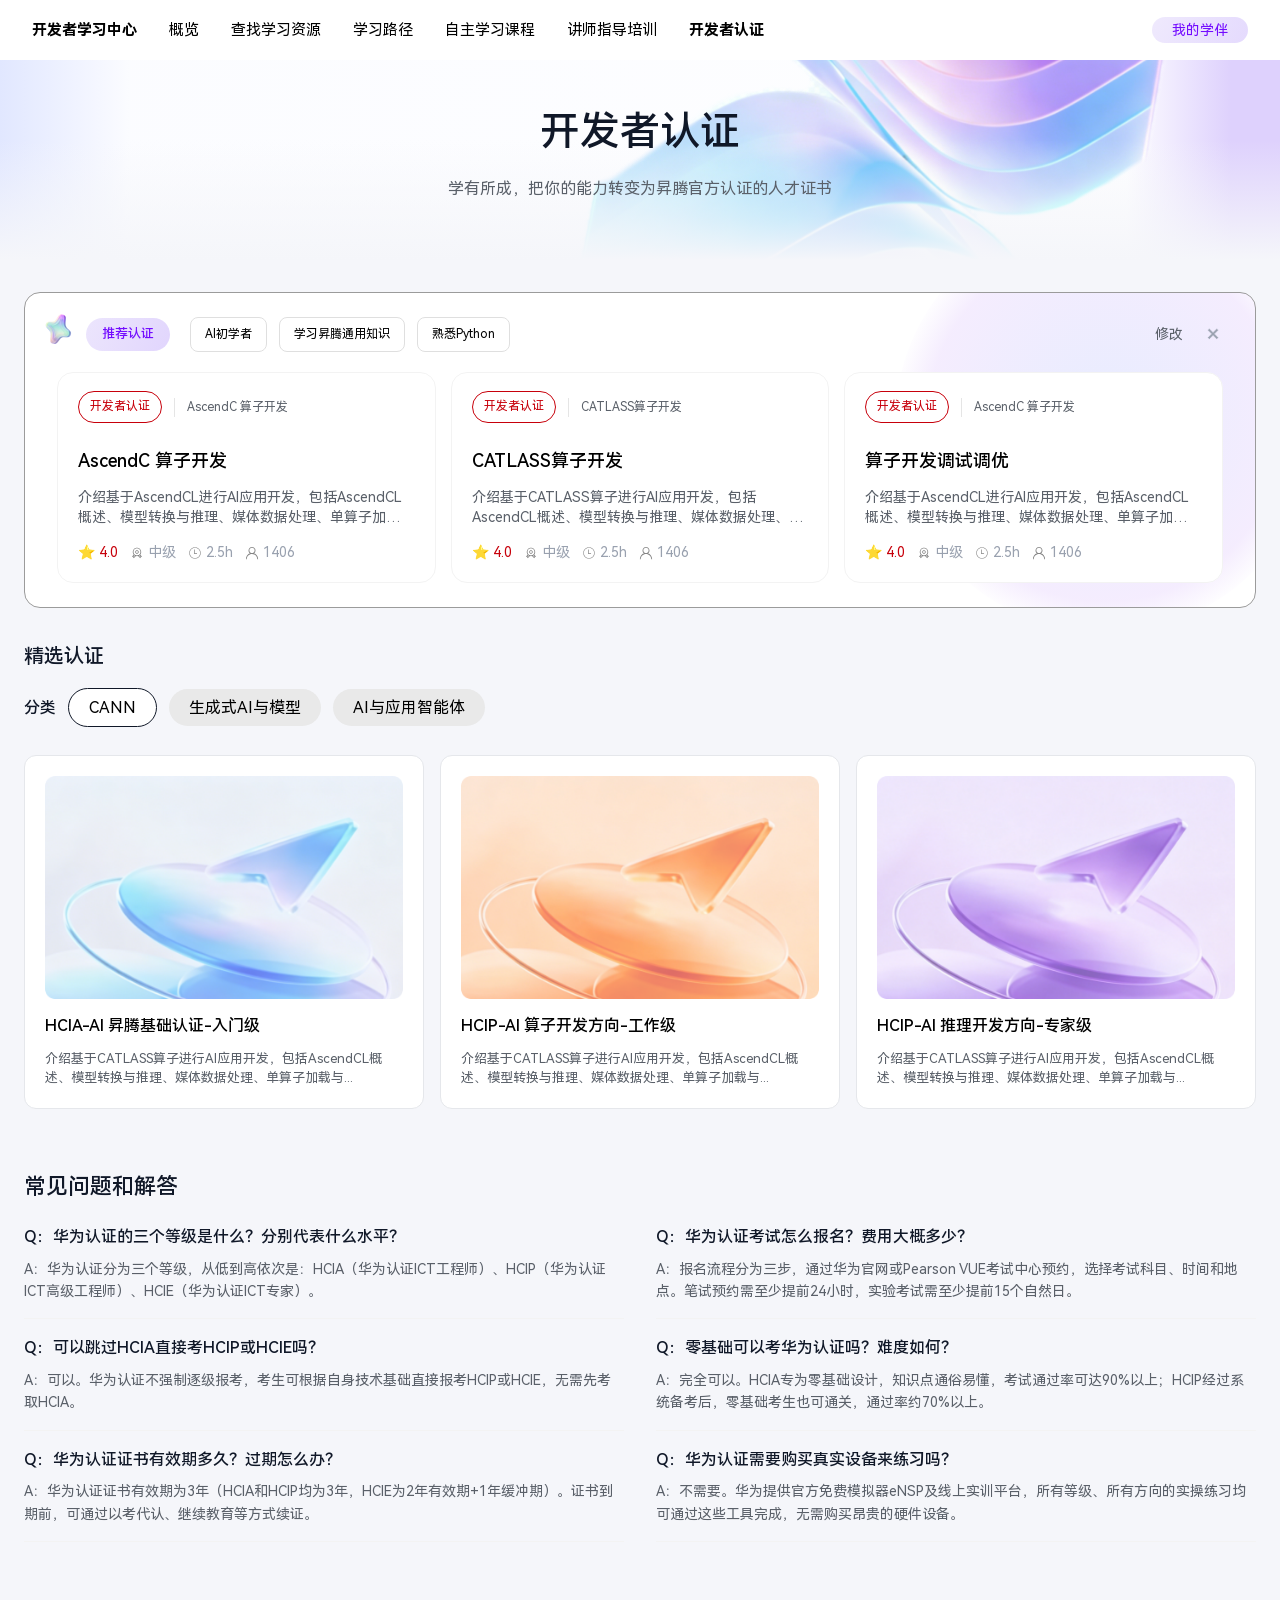
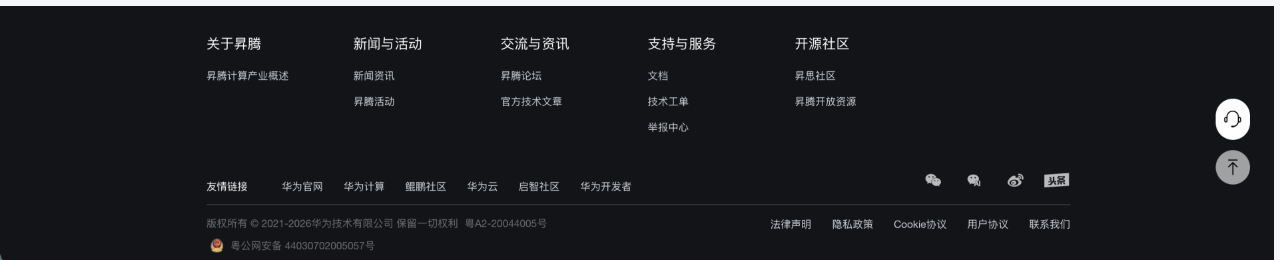
<file: certification.html>
<!DOCTYPE html>
<html lang="zh-CN">
<head>
<meta charset="UTF-8">
<meta name="viewport" content="width=device-width, initial-scale=1.0">
<title>开发者认证 · Ascend Developer</title>
<style>
  :root{
    --brand:#C7000B;
    --ink:#101828;
    --ink-2:#5A6069;
    --ink-3:#99A1AF;
    --line:#E5E7EB;
    --line-2:#F3F3F3;
    --bg:#FFFFFF;
    --bg-soft:#F5F6FA;
    --tag-blue-bg:#EFF6FF; --tag-blue-fg:#2563EB;
    --tag-green-bg:#F0FDF4; --tag-green-fg:#15803D;
    --tag-orange-bg:#FFF7ED; --tag-orange-fg:#C2410C;
    --tag-purple-fg:#912EFA;
    --font:'HarmonyOS Sans SC','PingFang SC','Microsoft YaHei',sans-serif;
    --r-sm:8px; --r-md:12px; --r-lg:16px; --r-xl:20px;
    --shadow-lg:0px 4px 6px rgba(0,0,0,.1);
  }
  @font-face{ font-family:'HarmonyOS Sans SC'; src:url('assets/fonts/HarmonyOS_Sans_SC_Regular.woff2') format('woff2'); font-weight:400; font-style:normal; font-display:swap; }
  @font-face{ font-family:'HarmonyOS Sans SC'; src:url('assets/fonts/HarmonyOS_Sans_SC_Medium.woff2') format('woff2'); font-weight:600; font-style:normal; font-display:swap; }
  @font-face{ font-family:'HarmonyOS Sans SC'; src:url('assets/fonts/HarmonyOS_Sans_SC_Bold.woff2') format('woff2'); font-weight:700; font-style:normal; font-display:swap; }

  *{box-sizing:border-box;margin:0;padding:0}
  body{font-family:var(--font);color:var(--ink);background:var(--bg-soft);font-size:15px;line-height:1.6;-webkit-font-smoothing:antialiased}
  a{color:inherit;text-decoration:none}
  button{font-family:inherit;cursor:pointer;border:none;background:none;color:inherit}

  /* 页头结构与 find.html 一致：局部导航条叠在渐变+插画横幅上（同一套设计令牌） */
  .pg-header{position:relative;height:260px;overflow:hidden;background:#fff}
  .pg-banner-base{position:absolute;inset:0;background:linear-gradient(90deg,#E1E7FF 0%,rgba(182,197,254,.05) 10.2%,rgba(221,233,255,.05) 88%,#DED1FD 96.2%);}
  .pg-banner-img{position:absolute;right:22px;top:-91px;width:848px;max-width:60%;height:auto}
  .pg-banner-fade{position:absolute;left:0;right:0;bottom:0;height:120px;background:linear-gradient(180deg,rgba(244,245,247,0) 0%,var(--bg-soft) 100%);}
  .pg-nav{position:relative;z-index:2;height:60px;background:#fff;display:flex;align-items:center;padding:0 32px;gap:32px}
  .pg-nav-links{display:flex;align-items:center;gap:32px;font-size:15px;color:#000;flex:1}
  .pg-nav-links a{color:#000}
  .pg-nav-links a:hover{opacity:.7}
  .pg-nav-links a.strong{font-weight:700}
  .pg-companion-badge{flex:none;border-radius:999px;padding:5px 20px;font-size:14px;color:#730CFF;background:linear-gradient(115deg,rgba(223,212,251,.5),rgba(222,209,253,.8));}
  .pg-hero{position:relative;z-index:1;max-width:1128px;margin:0 auto;padding:40px 24px 0;text-align:center}
  .pg-hero h1{font-size:40px;font-weight:600;color:var(--ink)}
  .pg-hero p{font-size:16px;color:var(--ink-2);margin-top:12px}

  .pg-body{max-width:1488px;margin:0 auto;padding:32px 24px 64px}
  .pg-tabs{display:flex;gap:32px;border-bottom:1px solid var(--line);margin-bottom:24px}
  .pg-tab{padding:0 0 16px;font-size:18px;color:var(--ink);cursor:pointer;position:relative}
  .pg-tab.active{font-weight:600}
  .pg-tab.active::after{content:'';position:absolute;left:0;right:0;bottom:-1px;height:2px;background:var(--ink)}
  .pg-filters{display:flex;align-items:center;gap:12px;margin-bottom:28px;flex-wrap:wrap}
  .pg-filters .label{font-size:16px;font-weight:600;color:var(--ink)}
  .pg-chip{border-radius:999px;padding:6px 20px;font-size:16px;background:#E9E9E9;color:#000}
  .pg-chip.active{background:#fff;border:1px solid var(--ink)}

  .pg-grid{display:grid;grid-template-columns:1fr 1fr;gap:16px}
  .pg-card{background:#fff;border:1px solid var(--line);border-radius:var(--r-md);padding:20px}
  .pg-card-top{display:flex;align-items:center;gap:10px;margin-bottom:14px}
  .pg-card-tag{border-radius:999px;padding:5px 12px;font-size:12px;border:1px solid var(--tag-purple-fg);color:var(--tag-purple-fg)}
  .pg-card h4{font-size:15px;font-weight:600;color:var(--ink)}
  .pg-card p{font-size:12px;color:var(--ink-2);margin-bottom:14px;line-height:1.5}
  .pg-card-meta{display:flex;flex-wrap:wrap;align-items:center;gap:12px;font-size:14px;color:var(--ink-3)}
  .pg-card-meta .rating{color:var(--brand)}
  .pg-card-meta span{display:inline-flex;align-items:center;gap:4px}
  .pg-card-meta img{width:14px;height:14px}

  .pg-cat-heading{font-size:20px;font-weight:600;color:var(--ink);margin:32px 0 16px}
  .pg-cat-heading:first-child{margin-top:0}
  .pg-course-grid{display:grid;grid-template-columns:repeat(3,1fr);gap:16px}
  .pg-course-card{background:#fff;border:1px solid var(--line);border-radius:var(--r-md);padding:18px}
  .pg-course-card .top{display:flex;align-items:center;gap:8px;margin-bottom:12px}
  .pg-course-tag{border-radius:999px;padding:4px 10px;font-size:11px}
  .pg-course-tag.blue{background:var(--tag-blue-bg);color:var(--tag-blue-fg)}
  .pg-course-tag.orange{background:var(--tag-orange-bg);color:var(--tag-orange-fg)}
  .pg-course-card .match{font-size:11px;color:var(--ink-3)}
  .pg-course-card h5{font-size:15px;font-weight:600;color:#000;margin-bottom:10px}
  .pg-course-card p{font-size:12px;color:var(--ink-2);margin-bottom:12px;line-height:1.5;display:-webkit-box;-webkit-line-clamp:2;-webkit-box-orient:vertical;overflow:hidden}
  .pg-course-meta{display:flex;flex-wrap:wrap;gap:10px;font-size:12px;color:var(--ink-2)}
  .pg-course-meta .rating{color:var(--brand)}

  .pg-cert-row{display:grid;grid-template-columns:repeat(3,1fr);gap:16px;margin-bottom:40px}
  .pg-cert-card{display:block;background:#fff;border:1px solid var(--line);border-radius:var(--r-md);padding:20px}
  .pg-cert-card img{display:block;width:100%;height:auto;border-radius:var(--r-sm);margin-bottom:14px}
  .pg-cert-card h5{font-size:16px;font-weight:600;color:#000;margin-bottom:10px}
  .pg-cert-card p{font-size:13px;color:var(--ink-2);line-height:1.5}
  .pg-faq-title{font-size:22px;font-weight:600;margin:60px 0 20px}
  .pg-faq-grid{display:grid;grid-template-columns:1fr 1fr;gap:16px 32px}
  .pg-faq-item{padding-bottom:16px;border-bottom:1px solid var(--line-2)}
  .pg-faq-q{font-size:16px;font-weight:600;color:var(--ink);margin-bottom:8px}
  .pg-faq-a{font-size:14px;color:var(--ink-2);line-height:1.6}

  .pg-intro{font-size:16px;color:rgba(0,0,0,0.6);margin-bottom:16px}
  .pg-footer-img{display:block;width:100%;height:auto}

  /* 推荐组件（来自 Figma 节点 160:6261 Group 34，每个子页面顶部都有一份，
     标签文字换成 推荐路径/推荐课程/推荐培训/推荐认证），复用与首页
     「专属推荐」楼层同一套卡片样式（.rec-card 系列） */
  .rec-widget{position:relative;background:#fff;border:1px solid #9B9B9B;border-radius:var(--r-lg);padding:24px 32px;overflow:hidden;margin-bottom:32px}
  .rec-widget::before{content:'';position:absolute;top:-80px;right:-60px;width:420px;height:420px;background:radial-gradient(circle, rgba(84,120,251,0.14), rgba(152,74,246,0.10) 60%, transparent 72%);border-radius:50%;pointer-events:none}
  .rec-star{position:absolute;left:20px;top:20px;width:27px;height:31px}
  .rec-widget-head{position:relative;display:flex;align-items:center;margin-bottom:20px;padding-left:29px}
  .rec-widget-label{background:linear-gradient(115deg,rgba(223,212,251,.6),rgba(222,209,253,.9));color:#730CFF;font-size:13px;font-weight:600;border-radius:999px;padding:6px 16px;margin-right:20px}
  .rec-chips{display:flex;gap:12px;flex-wrap:wrap;flex:1}
  .rec-chip{background:#fff;border:1px solid #DFDFDF;border-radius:var(--r-sm);padding:7px 14px;font-size:12px;color:#000}
  .rec-widget-right{display:flex;align-items:center;gap:20px;flex:none}
  .rec-edit-link{font-size:14px;color:var(--ink-2);cursor:pointer}
  .rec-edit-link:hover{color:var(--ink)}
  .rec-close{width:20px;height:20px;display:flex;align-items:center;justify-content:center;color:var(--ink-3);cursor:pointer}
  .rec-cards{position:relative;display:flex;gap:15px}
  .rec-card{flex:1;min-width:0;background:#fff;border:1px solid var(--line-2);border-radius:var(--r-lg);padding:18px 20px}
  .rec-card-top{display:flex;align-items:center;gap:12px;margin-bottom:24px}
  .rec-card-tag{flex:none;border-radius:var(--r-lg);padding:5px 11px 6px;font-size:12px;border:1px solid}
  .rec-card-match{font-size:12px;color:var(--ink-2);padding-left:12px;border-left:1px solid rgba(0,0,0,.1);white-space:nowrap;overflow:hidden;text-overflow:ellipsis}
  .rec-card h4{font-size:18px;font-weight:600;color:#000;margin-bottom:12px}
  .rec-card p{font-size:14px;line-height:1.4;color:var(--ink-2);margin-bottom:14px;display:-webkit-box;-webkit-line-clamp:2;-webkit-box-orient:vertical;overflow:hidden}
  .rec-card-meta{display:flex;align-items:center;gap:12px;font-size:12px;color:var(--ink-2)}
  .rec-card-meta .rating{color:var(--brand)}
  .rec-card-meta span{display:inline-flex;align-items:center;gap:4px}
  .rec-card-meta img{width:12px;height:12px}

  .pg-kg-title{font-size:22px;font-weight:600;margin:40px 0 16px}
  .pg-kg-img{display:block;width:100%;height:auto;border-radius:var(--r-lg);border:1px solid var(--line)}

  @media (max-width: 900px) {
    .pg-grid, .pg-course-grid, .pg-cert-row, .pg-faq-grid, .rec-cards { grid-template-columns: 1fr; flex-direction: column; }
  }

  /* ===== 我的学伴 下拉面板（来自 Figma 节点 188:24234 / 188:24346 / 188:24427，
     子页面共用同一套样式与交互，仅入口触发按钮沿用各页面自己的徽章样式） ===== */

  .comp-wrap{position:relative;flex:none}
  .comp-panel{position:fixed;width:400px;max-height:80vh;overflow-y:auto;background:#fff;border-radius:16px;box-shadow:0 16px 48px rgba(16,24,40,.18),0 4px 12px rgba(16,24,40,.10);z-index:200;display:none}
  .comp-panel.open{display:block}
  .comp-head{display:flex;align-items:center;gap:10px;padding:16px 20px;border-bottom:1px solid #F3F3F3}
  .comp-head img{width:24px;height:24px;flex:none}
  .comp-head span{flex:1;font-size:14px;font-weight:600;color:#101828}
  .comp-close{width:15px;height:15px;flex:none;color:#99A1AF}
  .comp-close:hover{color:#101828}
  .comp-sec-head{width:100%;display:flex;align-items:center;gap:8px;padding:14px 20px;font-size:13px;font-weight:600;color:#101828}
  .comp-sec-head:hover{background:#FAFAFB}
  .comp-sec-head .ic{width:16px;height:16px;flex:none;display:flex}
  .comp-sec-head .chev{margin-left:auto;flex:none;transition:transform .2s}
  .comp-sec-head.closed .chev{transform:rotate(180deg)}
  .comp-sec-body{padding:0 20px 16px;max-height:640px;overflow:hidden;transition:max-height .25s ease}
  .comp-sec-body.closed{max-height:0;padding-top:0;padding-bottom:0}
  .comp-stat-row{display:flex;gap:12px;padding:11px 0}
  .comp-stat-row+.comp-stat-row{border-top:1px solid #F3F3F3}
  .comp-stat-box{flex:none;width:60px;border-radius:10px;text-align:center;padding:10px 4px;display:flex;flex-direction:column;align-items:center;justify-content:center;gap:3px}
  .comp-stat-box b{font-size:18px;font-weight:600;line-height:1}
  .comp-stat-box span{font-size:9px;font-weight:500}
  .comp-stat-items{flex:1;min-width:0;display:flex;flex-direction:column;gap:11px}
  .comp-stat-item{display:block;padding:4px 6px;margin:-4px -6px;border-radius:8px;cursor:pointer;transition:background .12s}
  .comp-stat-item:hover{background:#F9F9F9}
  .comp-stat-item .row1{display:flex;align-items:center;justify-content:space-between;font-size:11px;gap:8px;margin-bottom:5px}
  .comp-stat-item .row1 .t{color:#101828;white-space:nowrap;overflow:hidden;text-overflow:ellipsis}
  .comp-stat-item:hover .row1 .t{text-decoration:underline}
  .comp-stat-item .row1 .meta{display:flex;align-items:center;gap:6px;flex:none;color:#9BA1AB}
  .comp-stat-item .row1 .meta .sep{width:1px;height:9px;background:#D9D9D9}
  .comp-stat-item .row1 .meta .pct{color:#9BA1AB}
  .comp-bar{height:4px;border-radius:999px;background:#EDEDED;overflow:hidden}
  .comp-bar-fill{height:100%;background:#2E53FA;border-radius:999px}
  .comp-cert-item{display:flex;align-items:center;justify-content:space-between;font-size:11px;color:#101828;gap:8px}
  .comp-cert-item+.comp-cert-item{margin-top:9px}
  .comp-cert-pill{flex:none;border-radius:999px;padding:3px 10px 3px 8px;font-size:9px;font-weight:600;color:#fff;display:flex;align-items:center;gap:4px;white-space:nowrap}
  .comp-tabs{display:flex;gap:2px;background:#F2F3F5;border-radius:8px;padding:3px;margin-bottom:12px}
  .comp-tab{flex:1;padding:6px;border-radius:6px;border:none;background:none;font-family:inherit;cursor:pointer;font-size:12px;font-weight:600;color:#9BA1AB}
  .comp-tab.active{background:#fff;color:#101828}
  .comp-list.closed{display:none}
  .comp-item{display:flex;align-items:flex-start;gap:10px;padding:10px;border-radius:10px;cursor:pointer;transition:background .12s}
  .comp-item:hover{background:#F9F9F9}
  .comp-num{flex:none;width:20px;height:20px;border-radius:50%;background:linear-gradient(135deg,#2E53FA,#7B25F4);color:#fff;font-size:11px;font-weight:600;display:flex;align-items:center;justify-content:center}
  .comp-item.plan .comp-num{background:#000}
  .comp-item-body{flex:1;min-width:0}
  .comp-item-body h5{font-size:12px;font-weight:400;color:#101828;margin-bottom:3px}
  .comp-item:hover .comp-item-body h5{text-decoration:underline}
  .comp-item-body p{font-size:10px;color:#9BA1AB;line-height:1.5}
  .comp-item-arrow{flex:none;color:#9BA1AB;margin-top:3px}

</style>
</head>
<body>
<div class="pg-header">
  <div class="pg-banner-base"></div>
  <img class="pg-banner-img" src="assets/images/find-banner.png" alt="">
  <div class="pg-banner-fade"></div>
  <nav class="pg-nav">
    <div class="pg-nav-links">
      <a href="index.html" class="strong">开发者学习中心</a><a href="index.html">概览</a><a href="find.html">查找学习资源</a><a href="paths.html">学习路径</a><a href="courses.html">自主学习课程</a><a href="training.html">讲师指导培训</a><a href="certification.html" class="strong">开发者认证</a>
    </div>
    <div class="comp-wrap">
      <button class="pg-companion-badge comp-trigger" onclick="compToggle(event)">我的学伴</button>
      <div class="comp-panel" id="compPanel">
  <div class="comp-head">
    <img src="assets/images/companion-icon.png" alt="">
    <span>我的学伴</span>
    <svg class="comp-close" onclick="compClose()" viewBox="0 0 24 24" fill="none" stroke="currentColor" stroke-width="2"><path d="M6 6l12 12M18 6L6 18"/></svg>
  </div>
  <div>
    <button class="comp-sec-head" data-sec="progress" onclick="compToggleSection('progress')">
      <svg class="ic" viewBox="0 0 24 24" fill="none" stroke="currentColor" stroke-width="2"><path d="M4 5c3-1 5-1 8 1 3-2 5-2 8-1v13c-3-1-5-1-8 1-3-2-5-2-8-1z"/></svg>
      <span>学习进度</span>
      <svg class="chev" width="12" height="12" viewBox="0 0 24 24" fill="none" stroke="currentColor" stroke-width="2.5"><path d="M6 15l6-6 6 6"/></svg>
    </button>
    <div class="comp-sec-body" id="compSec-progress">
      <div class="comp-stat-row">
        <div class="comp-stat-box" style="background:#FDF4FF;color:#9333EA"><b>2</b><span>学习路径</span></div>
        <div class="comp-stat-items">
          <a class="comp-stat-item" href="detail.html?title=算子开发工程师成长路径"><div class="row1"><span class="t">算子开发工程师成长路径</span><span class="meta"><span class="n">3/8节</span><span class="sep"></span><span class="pct">45%</span></span></div><div class="comp-bar"><div class="comp-bar-fill" style="width:45%"></div></div></a>
          <a class="comp-stat-item" href="detail.html?title=CANN 全栈开发路径"><div class="row1"><span class="t">CANN 全栈开发路径</span><span class="meta"><span class="n">1/6节</span><span class="sep"></span><span class="pct">20%</span></span></div><div class="comp-bar"><div class="comp-bar-fill" style="width:20%"></div></div></a>
        </div>
      </div>
      <div class="comp-stat-row">
        <div class="comp-stat-box" style="background:#EFF6FF;color:#2E53FA"><b>2</b><span>课程</span></div>
        <div class="comp-stat-items">
          <a class="comp-stat-item" href="detail.html?title=Ascend C 算子开发入门"><div class="row1"><span class="t">Ascend C 算子开发入门</span><span class="meta"><span class="n">9/12节</span><span class="sep"></span><span class="pct">78%</span></span></div><div class="comp-bar"><div class="comp-bar-fill" style="width:78%"></div></div></a>
          <a class="comp-stat-item" href="detail.html?title=AscendCL 推理应用开发"><div class="row1"><span class="t">AscendCL 推理应用开发</span><span class="meta"><span class="n">3/9节</span><span class="sep"></span><span class="pct">33%</span></span></div><div class="comp-bar"><div class="comp-bar-fill" style="width:33%"></div></div></a>
        </div>
      </div>
      <div class="comp-stat-row">
        <div class="comp-stat-box" style="background:#FFDFC8;color:#FA832E"><b>2</b><span>开发者认证</span></div>
        <div class="comp-stat-items">
          <div class="comp-cert-item"><span>HCIP-AI 算子开发方向</span><span class="comp-cert-pill" style="background:#058EF0">● 考试阅卷中</span></div>
          <div class="comp-cert-item"><span>HCIA-AI 昇腾基础认证</span><span class="comp-cert-pill" style="background:#158040">✓ 证书已发放</span></div>
        </div>
      </div>
    </div>
  </div>
  <div>
    <button class="comp-sec-head closed" data-sec="next" onclick="compToggleSection('next')">
      <svg class="ic" viewBox="0 0 24 24" fill="none" stroke="currentColor" stroke-width="2"><path d="M4 4h13a3 3 0 013 3v13H7a3 3 0 01-3-3z"/><path d="M4 4v13a3 3 0 003 3"/></svg>
      <span>接下来学</span>
      <svg class="chev" width="12" height="12" viewBox="0 0 24 24" fill="none" stroke="currentColor" stroke-width="2.5"><path d="M6 15l6-6 6 6"/></svg>
    </button>
    <div class="comp-sec-body closed" id="compSec-next">
      <div class="comp-tabs">
        <button class="comp-tab active" data-t="rec" onclick="compSwitchTab('rec')">推荐</button>
        <button class="comp-tab" data-t="plan" onclick="compSwitchTab('plan')">我的计划</button>
      </div>
      <div class="comp-list" id="compList-rec">
        <a class="comp-item " href="detail.html?title=矢量算子编写进阶"><div class="comp-num">1</div><div class="comp-item-body"><h5>矢量算子编写进阶</h5><p>深入 Ascend C 矢量计算 API，掌握复杂算子的实现与调试方法。</p></div><svg class="comp-item-arrow" width="13" height="13" viewBox="0 0 24 24" fill="none" stroke="currentColor" stroke-width="2"><path d="M9 6l6 6-6 6"/></svg></a>
        <a class="comp-item " href="detail.html?title=Tiling 切分策略详解"><div class="comp-num">2</div><div class="comp-item-body"><h5>Tiling 切分策略详解</h5><p>理解 Tiling 基本原理，编写支持多种数据规模的自适应切分策略。</p></div><svg class="comp-item-arrow" width="13" height="13" viewBox="0 0 24 24" fill="none" stroke="currentColor" stroke-width="2"><path d="M9 6l6 6-6 6"/></svg></a>
        <a class="comp-item " href="detail.html?title=融合算子开发实战"><div class="comp-num">3</div><div class="comp-item-body"><h5>融合算子开发实战</h5><p>把多个单算子合并为一个融合算子，显著降低数据搬运开销。</p></div><svg class="comp-item-arrow" width="13" height="13" viewBox="0 0 24 24" fill="none" stroke="currentColor" stroke-width="2"><path d="M9 6l6 6-6 6"/></svg></a>
      </div>
      <div class="comp-list closed" id="compList-plan">
        <a class="comp-item plan" href="detail.html?title=多核并行计算"><div class="comp-num">1</div><div class="comp-item-body"><h5>多核并行计算</h5><p>利用多个 AI Core 并行协同完成大规模张量计算，掌握核间同步机制。</p></div><svg class="comp-item-arrow" width="13" height="13" viewBox="0 0 24 24" fill="none" stroke="currentColor" stroke-width="2"><path d="M9 6l6 6-6 6"/></svg></a>
        <a class="comp-item plan" href="detail.html?title=Profiling 分析"><div class="comp-num">2</div><div class="comp-item-body"><h5>Profiling 分析</h5><p>使用昇腾 Profiling 工具解读算子执行时间线，定位性能热点。</p></div><svg class="comp-item-arrow" width="13" height="13" viewBox="0 0 24 24" fill="none" stroke="currentColor" stroke-width="2"><path d="M9 6l6 6-6 6"/></svg></a>
        <a class="comp-item plan" href="detail.html?title=推理开发实战"><div class="comp-num">3</div><div class="comp-item-body"><h5>推理开发实战</h5><p>把多个单算子合并为一个融合算子，显著降低数据搬运开销。</p></div><svg class="comp-item-arrow" width="13" height="13" viewBox="0 0 24 24" fill="none" stroke="currentColor" stroke-width="2"><path d="M9 6l6 6-6 6"/></svg></a>
      </div>
    </div>
  </div>
</div>
    </div>
  </nav>
  <div class="pg-hero">
    <h1>开发者认证</h1>
    <p>学有所成，把你的能力转变为昇腾官方认证的人才证书</p>
  </div>
</div>
<div class="pg-body">
<div class="rec-widget">
  <img class="rec-star" src="assets/images/rec-star.png" alt="">
  <div class="rec-widget-head">
    <span class="rec-widget-label">推荐认证</span>
    <div class="rec-chips"><span class="rec-chip">AI初学者</span><span class="rec-chip">学习昇腾通用知识</span><span class="rec-chip">熟悉Python</span></div>
    <div class="rec-widget-right">
      <span class="rec-edit-link" onclick="alert('可在测一测里修改你的答案')">修改</span>
      <span class="rec-close" onclick="this.closest('.rec-widget').remove()">✕</span>
    </div>
  </div>
  <div class="rec-cards"><div class="rec-card"><div class="rec-card-top"><span class="rec-card-tag" style="border-color:#C7000B;color:#C7000B;">开发者认证</span><span class="rec-card-match">AscendC 算子开发</span></div><h4>AscendC 算子开发</h4><p>介绍基于AscendCL进行AI应用开发，包括AscendCL概述、模型转换与推理、媒体数据处理、单算子加载与...</p><div class="pg-card-meta"><span class="rating">⭐ 4.0</span><span><img src="assets/icons/icon-level.svg" alt="">中级</span><span><img src="assets/icons/icon-time.svg" alt="">2.5h</span><span><img src="assets/icons/icon-people.svg" alt="">1406</span></div></div><div class="rec-card"><div class="rec-card-top"><span class="rec-card-tag" style="border-color:#C7000B;color:#C7000B;">开发者认证</span><span class="rec-card-match">CATLASS算子开发</span></div><h4>CATLASS算子开发</h4><p>介绍基于CATLASS算子进行AI应用开发，包括AscendCL概述、模型转换与推理、媒体数据处理、单算子加载与...</p><div class="pg-card-meta"><span class="rating">⭐ 4.0</span><span><img src="assets/icons/icon-level.svg" alt="">中级</span><span><img src="assets/icons/icon-time.svg" alt="">2.5h</span><span><img src="assets/icons/icon-people.svg" alt="">1406</span></div></div><div class="rec-card"><div class="rec-card-top"><span class="rec-card-tag" style="border-color:#C7000B;color:#C7000B;">开发者认证</span><span class="rec-card-match">AscendC 算子开发</span></div><h4>算子开发调试调优</h4><p>介绍基于AscendCL进行AI应用开发，包括AscendCL概述、模型转换与推理、媒体数据处理、单算子加载与...</p><div class="pg-card-meta"><span class="rating">⭐ 4.0</span><span><img src="assets/icons/icon-level.svg" alt="">中级</span><span><img src="assets/icons/icon-time.svg" alt="">2.5h</span><span><img src="assets/icons/icon-people.svg" alt="">1406</span></div></div></div>
</div>
<div class="pg-cat-heading" style="margin-top:0">精选认证</div><div class="pg-filters">
  <span class="label">分类</span>
  <span class="pg-chip active">CANN</span>
  <span class="pg-chip">生成式AI与模型</span>
  <span class="pg-chip">AI与应用智能体</span>
</div><div class="pg-cert-row"><a class="pg-cert-card" href="detail.html?title=HCIA-AI 昇腾基础认证-入门级"><img src="assets/images/cert-cover-1.png" alt="HCIA-AI 昇腾基础认证-入门级"><h5>HCIA-AI 昇腾基础认证-入门级</h5><p>介绍基于CATLASS算子进行AI应用开发，包括AscendCL概述、模型转换与推理、媒体数据处理、单算子加载与...</p></a><a class="pg-cert-card" href="detail.html?title=HCIP-AI 算子开发方向-工作级"><img src="assets/images/cert-cover-2.png" alt="HCIP-AI 算子开发方向-工作级"><h5>HCIP-AI 算子开发方向-工作级</h5><p>介绍基于CATLASS算子进行AI应用开发，包括AscendCL概述、模型转换与推理、媒体数据处理、单算子加载与...</p></a><a class="pg-cert-card" href="detail.html?title=HCIP-AI 推理开发方向-专家级"><img src="assets/images/cert-cover-3.png" alt="HCIP-AI 推理开发方向-专家级"><h5>HCIP-AI 推理开发方向-专家级</h5><p>介绍基于CATLASS算子进行AI应用开发，包括AscendCL概述、模型转换与推理、媒体数据处理、单算子加载与...</p></a></div><div class="pg-faq-title">常见问题和解答</div><div class="pg-faq-grid"><div class="pg-faq-item"><div class="pg-faq-q">Q：华为认证的三个等级是什么？分别代表什么水平？</div><div class="pg-faq-a">A：华为认证分为三个等级，从低到高依次是：HCIA（华为认证ICT工程师）、HCIP（华为认证ICT高级工程师）、HCIE（华为认证ICT专家）。</div></div><div class="pg-faq-item"><div class="pg-faq-q">Q：华为认证考试怎么报名？费用大概多少？</div><div class="pg-faq-a">A：报名流程分为三步，通过华为官网或Pearson VUE考试中心预约，选择考试科目、时间和地点。笔试预约需至少提前24小时，实验考试需至少提前15个自然日。</div></div><div class="pg-faq-item"><div class="pg-faq-q">Q：可以跳过HCIA直接考HCIP或HCIE吗？</div><div class="pg-faq-a">A：可以。华为认证不强制逐级报考，考生可根据自身技术基础直接报考HCIP或HCIE，无需先考取HCIA。</div></div><div class="pg-faq-item"><div class="pg-faq-q">Q：零基础可以考华为认证吗？难度如何？</div><div class="pg-faq-a">A：完全可以。HCIA专为零基础设计，知识点通俗易懂，考试通过率可达90%以上；HCIP经过系统备考后，零基础考生也可通关，通过率约70%以上。</div></div><div class="pg-faq-item"><div class="pg-faq-q">Q：华为认证证书有效期多久？过期怎么办？</div><div class="pg-faq-a">A：华为认证证书有效期为3年（HCIA和HCIP均为3年，HCIE为2年有效期+1年缓冲期）。证书到期前，可通过以考代认、继续教育等方式续证。</div></div><div class="pg-faq-item"><div class="pg-faq-q">Q：华为认证需要购买真实设备来练习吗？</div><div class="pg-faq-a">A：不需要。华为提供官方免费模拟器eNSP及线上实训平台，所有等级、所有方向的实操练习均可通过这些工具完成，无需购买昂贵的硬件设备。</div></div></div></div>
<img class="pg-footer-img" src="assets/images/footer-visual.png" alt="">
<script>
  function compToggle(e){
    e.stopPropagation();
    var panel=document.getElementById('compPanel');
    var trigger=e.currentTarget;
    var willOpen=!panel.classList.contains('open');
    if(willOpen){
      var r=trigger.getBoundingClientRect();
      panel.style.top=(r.bottom+10)+'px';
      panel.style.right=(window.innerWidth-r.right)+'px';
    }
    panel.classList.toggle('open');
  }
  function compClose(){document.getElementById('compPanel').classList.remove('open');}
  document.addEventListener('click',function(e){
    var panel=document.getElementById('compPanel');
    if(panel&&panel.classList.contains('open')&&!panel.contains(e.target)&&!e.target.closest('.comp-trigger'))panel.classList.remove('open');
  });
  function compToggleSection(name){
    var otherName=name==='progress'?'next':'progress';
    var currentlyOpen=!document.getElementById('compSec-'+name).classList.contains('closed');
    var target=currentlyOpen?otherName:name;
    ['progress','next'].forEach(function(s){
      var head=document.querySelector('.comp-sec-head[data-sec="'+s+'"]');
      var body=document.getElementById('compSec-'+s);
      if(s===target){head.classList.remove('closed');body.classList.remove('closed');}
      else{head.classList.add('closed');body.classList.add('closed');}
    });
  }
  function compSwitchTab(name){
    ['rec','plan'].forEach(function(t){
      document.querySelector('.comp-tab[data-t="'+t+'"]').classList.toggle('active', t===name);
      document.getElementById('compList-'+t).classList.toggle('closed', t!==name);
    });
  }
</script>
</body>
</html>
</file>
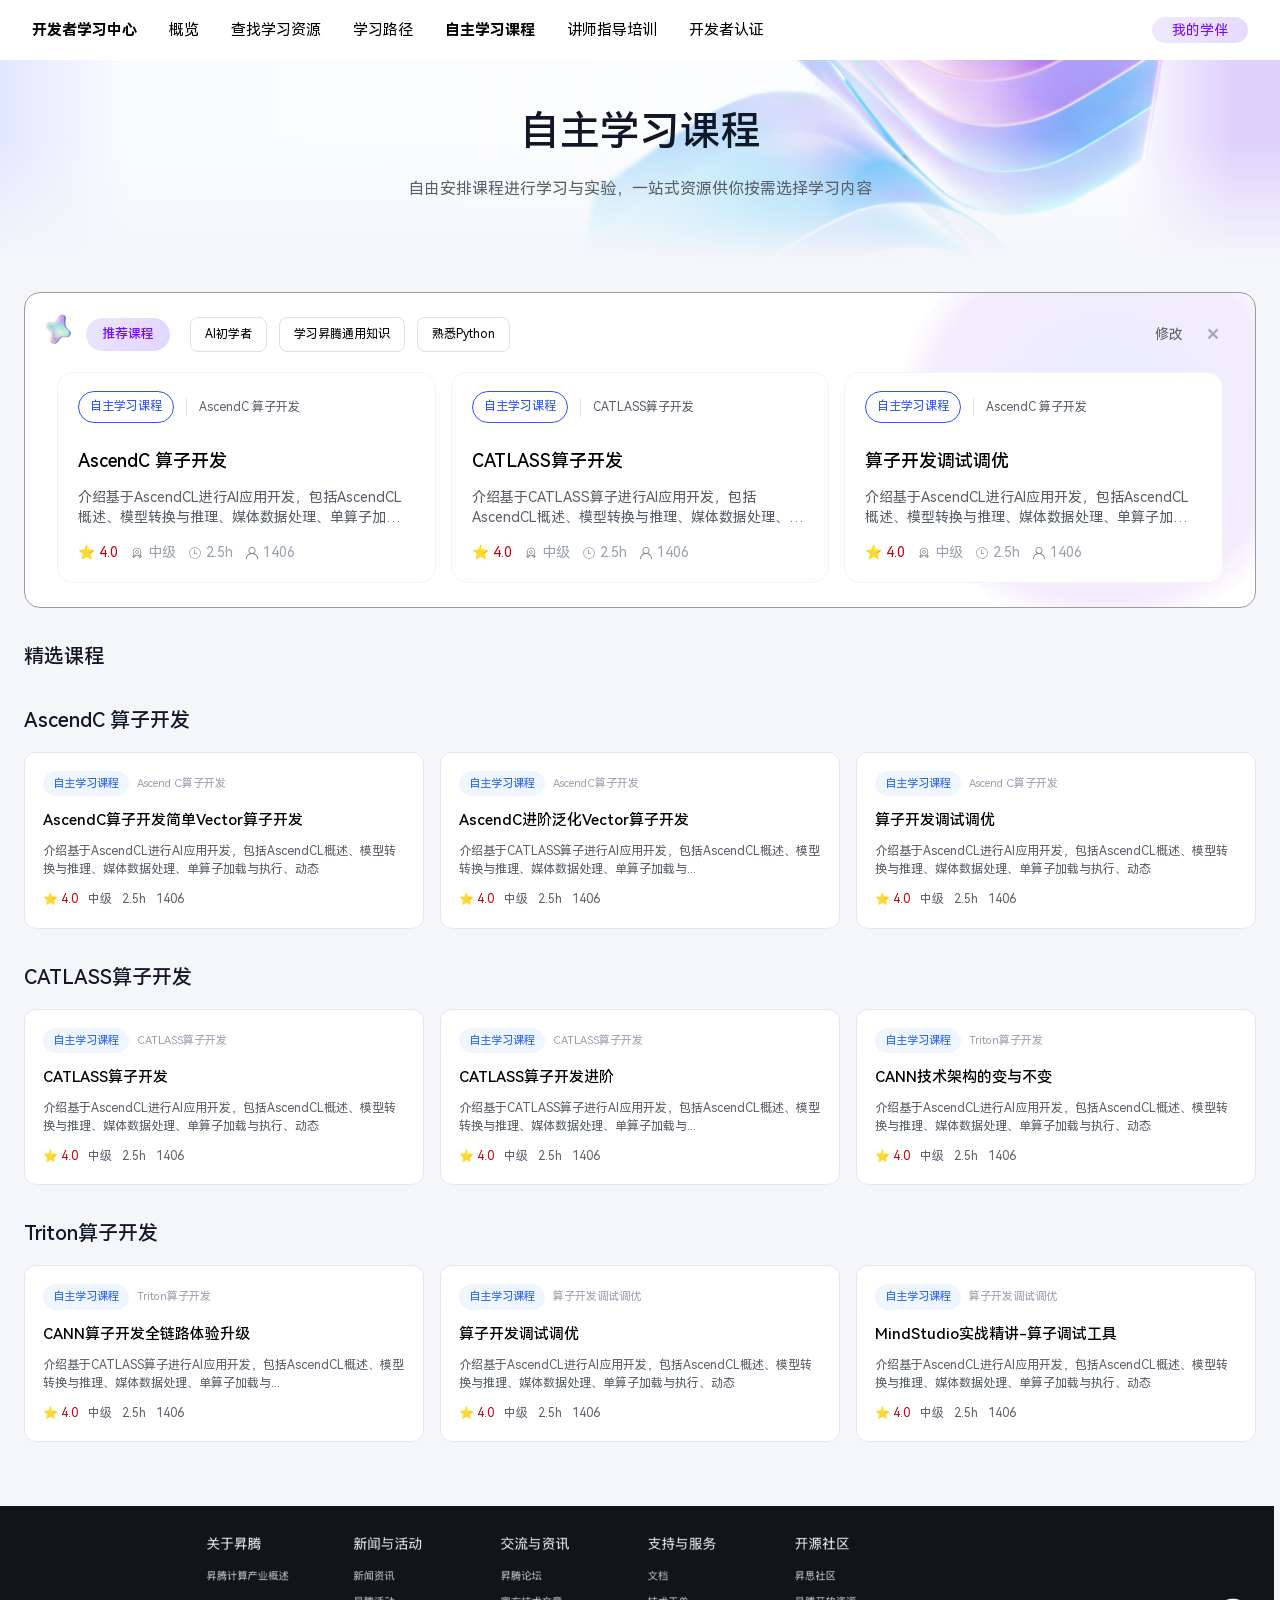
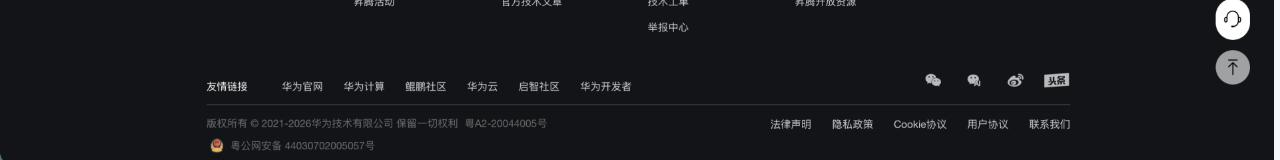
<file: courses.html>
<!DOCTYPE html>
<html lang="zh-CN">
<head>
<meta charset="UTF-8">
<meta name="viewport" content="width=device-width, initial-scale=1.0">
<title>自主学习课程 · Ascend Developer</title>
<style>
  :root{
    --brand:#C7000B;
    --ink:#101828;
    --ink-2:#5A6069;
    --ink-3:#99A1AF;
    --line:#E5E7EB;
    --line-2:#F3F3F3;
    --bg:#FFFFFF;
    --bg-soft:#F5F6FA;
    --tag-blue-bg:#EFF6FF; --tag-blue-fg:#2563EB;
    --tag-green-bg:#F0FDF4; --tag-green-fg:#15803D;
    --tag-orange-bg:#FFF7ED; --tag-orange-fg:#C2410C;
    --tag-purple-fg:#912EFA;
    --font:'HarmonyOS Sans SC','PingFang SC','Microsoft YaHei',sans-serif;
    --r-sm:8px; --r-md:12px; --r-lg:16px; --r-xl:20px;
    --shadow-lg:0px 4px 6px rgba(0,0,0,.1);
  }
  @font-face{ font-family:'HarmonyOS Sans SC'; src:url('assets/fonts/HarmonyOS_Sans_SC_Regular.woff2') format('woff2'); font-weight:400; font-style:normal; font-display:swap; }
  @font-face{ font-family:'HarmonyOS Sans SC'; src:url('assets/fonts/HarmonyOS_Sans_SC_Medium.woff2') format('woff2'); font-weight:600; font-style:normal; font-display:swap; }
  @font-face{ font-family:'HarmonyOS Sans SC'; src:url('assets/fonts/HarmonyOS_Sans_SC_Bold.woff2') format('woff2'); font-weight:700; font-style:normal; font-display:swap; }

  *{box-sizing:border-box;margin:0;padding:0}
  body{font-family:var(--font);color:var(--ink);background:var(--bg-soft);font-size:15px;line-height:1.6;-webkit-font-smoothing:antialiased}
  a{color:inherit;text-decoration:none}
  button{font-family:inherit;cursor:pointer;border:none;background:none;color:inherit}

  /* 页头结构与 find.html 一致：局部导航条叠在渐变+插画横幅上（同一套设计令牌） */
  .pg-header{position:relative;height:260px;overflow:hidden;background:#fff}
  .pg-banner-base{position:absolute;inset:0;background:linear-gradient(90deg,#E1E7FF 0%,rgba(182,197,254,.05) 10.2%,rgba(221,233,255,.05) 88%,#DED1FD 96.2%);}
  .pg-banner-img{position:absolute;right:22px;top:-91px;width:848px;max-width:60%;height:auto}
  .pg-banner-fade{position:absolute;left:0;right:0;bottom:0;height:120px;background:linear-gradient(180deg,rgba(244,245,247,0) 0%,var(--bg-soft) 100%);}
  .pg-nav{position:relative;z-index:2;height:60px;background:#fff;display:flex;align-items:center;padding:0 32px;gap:32px}
  .pg-nav-links{display:flex;align-items:center;gap:32px;font-size:15px;color:#000;flex:1}
  .pg-nav-links a{color:#000}
  .pg-nav-links a:hover{opacity:.7}
  .pg-nav-links a.strong{font-weight:700}
  .pg-companion-badge{flex:none;border-radius:999px;padding:5px 20px;font-size:14px;color:#730CFF;background:linear-gradient(115deg,rgba(223,212,251,.5),rgba(222,209,253,.8));}
  .pg-hero{position:relative;z-index:1;max-width:1128px;margin:0 auto;padding:40px 24px 0;text-align:center}
  .pg-hero h1{font-size:40px;font-weight:600;color:var(--ink)}
  .pg-hero p{font-size:16px;color:var(--ink-2);margin-top:12px}

  .pg-body{max-width:1488px;margin:0 auto;padding:32px 24px 64px}
  .pg-tabs{display:flex;gap:32px;border-bottom:1px solid var(--line);margin-bottom:24px}
  .pg-tab{padding:0 0 16px;font-size:18px;color:var(--ink);cursor:pointer;position:relative}
  .pg-tab.active{font-weight:600}
  .pg-tab.active::after{content:'';position:absolute;left:0;right:0;bottom:-1px;height:2px;background:var(--ink)}
  .pg-filters{display:flex;align-items:center;gap:12px;margin-bottom:28px;flex-wrap:wrap}
  .pg-filters .label{font-size:16px;font-weight:600;color:var(--ink)}
  .pg-chip{border-radius:999px;padding:6px 20px;font-size:16px;background:#E9E9E9;color:#000}
  .pg-chip.active{background:#fff;border:1px solid var(--ink)}

  .pg-grid{display:grid;grid-template-columns:1fr 1fr;gap:16px}
  .pg-card{background:#fff;border:1px solid var(--line);border-radius:var(--r-md);padding:20px}
  .pg-card-top{display:flex;align-items:center;gap:10px;margin-bottom:14px}
  .pg-card-tag{border-radius:999px;padding:5px 12px;font-size:12px;border:1px solid var(--tag-purple-fg);color:var(--tag-purple-fg)}
  .pg-card h4{font-size:15px;font-weight:600;color:var(--ink)}
  .pg-card p{font-size:12px;color:var(--ink-2);margin-bottom:14px;line-height:1.5}
  .pg-card-meta{display:flex;flex-wrap:wrap;align-items:center;gap:12px;font-size:14px;color:var(--ink-3)}
  .pg-card-meta .rating{color:var(--brand)}
  .pg-card-meta span{display:inline-flex;align-items:center;gap:4px}
  .pg-card-meta img{width:14px;height:14px}

  .pg-cat-heading{font-size:20px;font-weight:600;color:var(--ink);margin:32px 0 16px}
  .pg-cat-heading:first-child{margin-top:0}
  .pg-course-grid{display:grid;grid-template-columns:repeat(3,1fr);gap:16px}
  .pg-course-card{background:#fff;border:1px solid var(--line);border-radius:var(--r-md);padding:18px}
  .pg-course-card .top{display:flex;align-items:center;gap:8px;margin-bottom:12px}
  .pg-course-tag{border-radius:999px;padding:4px 10px;font-size:11px}
  .pg-course-tag.blue{background:var(--tag-blue-bg);color:var(--tag-blue-fg)}
  .pg-course-tag.orange{background:var(--tag-orange-bg);color:var(--tag-orange-fg)}
  .pg-course-card .match{font-size:11px;color:var(--ink-3)}
  .pg-course-card h5{font-size:15px;font-weight:600;color:#000;margin-bottom:10px}
  .pg-course-card p{font-size:12px;color:var(--ink-2);margin-bottom:12px;line-height:1.5;display:-webkit-box;-webkit-line-clamp:2;-webkit-box-orient:vertical;overflow:hidden}
  .pg-course-meta{display:flex;flex-wrap:wrap;gap:10px;font-size:12px;color:var(--ink-2)}
  .pg-course-meta .rating{color:var(--brand)}

  .pg-cert-row{display:grid;grid-template-columns:repeat(3,1fr);gap:16px;margin-bottom:40px}
  .pg-cert-card{display:block;background:#fff;border:1px solid var(--line);border-radius:var(--r-md);padding:20px}
  .pg-cert-card img{display:block;width:100%;height:auto;border-radius:var(--r-sm);margin-bottom:14px}
  .pg-cert-card h5{font-size:16px;font-weight:600;color:#000;margin-bottom:10px}
  .pg-cert-card p{font-size:13px;color:var(--ink-2);line-height:1.5}
  .pg-faq-title{font-size:22px;font-weight:600;margin:60px 0 20px}
  .pg-faq-grid{display:grid;grid-template-columns:1fr 1fr;gap:16px 32px}
  .pg-faq-item{padding-bottom:16px;border-bottom:1px solid var(--line-2)}
  .pg-faq-q{font-size:16px;font-weight:600;color:var(--ink);margin-bottom:8px}
  .pg-faq-a{font-size:14px;color:var(--ink-2);line-height:1.6}

  .pg-intro{font-size:16px;color:rgba(0,0,0,0.6);margin-bottom:16px}
  .pg-footer-img{display:block;width:100%;height:auto}

  /* 推荐组件（来自 Figma 节点 160:6261 Group 34，每个子页面顶部都有一份，
     标签文字换成 推荐路径/推荐课程/推荐培训/推荐认证），复用与首页
     「专属推荐」楼层同一套卡片样式（.rec-card 系列） */
  .rec-widget{position:relative;background:#fff;border:1px solid #9B9B9B;border-radius:var(--r-lg);padding:24px 32px;overflow:hidden;margin-bottom:32px}
  .rec-widget::before{content:'';position:absolute;top:-80px;right:-60px;width:420px;height:420px;background:radial-gradient(circle, rgba(84,120,251,0.14), rgba(152,74,246,0.10) 60%, transparent 72%);border-radius:50%;pointer-events:none}
  .rec-star{position:absolute;left:20px;top:20px;width:27px;height:31px}
  .rec-widget-head{position:relative;display:flex;align-items:center;margin-bottom:20px;padding-left:29px}
  .rec-widget-label{background:linear-gradient(115deg,rgba(223,212,251,.6),rgba(222,209,253,.9));color:#730CFF;font-size:13px;font-weight:600;border-radius:999px;padding:6px 16px;margin-right:20px}
  .rec-chips{display:flex;gap:12px;flex-wrap:wrap;flex:1}
  .rec-chip{background:#fff;border:1px solid #DFDFDF;border-radius:var(--r-sm);padding:7px 14px;font-size:12px;color:#000}
  .rec-widget-right{display:flex;align-items:center;gap:20px;flex:none}
  .rec-edit-link{font-size:14px;color:var(--ink-2);cursor:pointer}
  .rec-edit-link:hover{color:var(--ink)}
  .rec-close{width:20px;height:20px;display:flex;align-items:center;justify-content:center;color:var(--ink-3);cursor:pointer}
  .rec-cards{position:relative;display:flex;gap:15px}
  .rec-card{flex:1;min-width:0;background:#fff;border:1px solid var(--line-2);border-radius:var(--r-lg);padding:18px 20px}
  .rec-card-top{display:flex;align-items:center;gap:12px;margin-bottom:24px}
  .rec-card-tag{flex:none;border-radius:var(--r-lg);padding:5px 11px 6px;font-size:12px;border:1px solid}
  .rec-card-match{font-size:12px;color:var(--ink-2);padding-left:12px;border-left:1px solid rgba(0,0,0,.1);white-space:nowrap;overflow:hidden;text-overflow:ellipsis}
  .rec-card h4{font-size:18px;font-weight:600;color:#000;margin-bottom:12px}
  .rec-card p{font-size:14px;line-height:1.4;color:var(--ink-2);margin-bottom:14px;display:-webkit-box;-webkit-line-clamp:2;-webkit-box-orient:vertical;overflow:hidden}
  .rec-card-meta{display:flex;align-items:center;gap:12px;font-size:12px;color:var(--ink-2)}
  .rec-card-meta .rating{color:var(--brand)}
  .rec-card-meta span{display:inline-flex;align-items:center;gap:4px}
  .rec-card-meta img{width:12px;height:12px}

  .pg-kg-title{font-size:22px;font-weight:600;margin:40px 0 16px}
  .pg-kg-img{display:block;width:100%;height:auto;border-radius:var(--r-lg);border:1px solid var(--line)}

  @media (max-width: 900px) {
    .pg-grid, .pg-course-grid, .pg-cert-row, .pg-faq-grid, .rec-cards { grid-template-columns: 1fr; flex-direction: column; }
  }

  /* ===== 我的学伴 下拉面板（来自 Figma 节点 188:24234 / 188:24346 / 188:24427，
     子页面共用同一套样式与交互，仅入口触发按钮沿用各页面自己的徽章样式） ===== */

  .comp-wrap{position:relative;flex:none}
  .comp-panel{position:fixed;width:400px;max-height:80vh;overflow-y:auto;background:#fff;border-radius:16px;box-shadow:0 16px 48px rgba(16,24,40,.18),0 4px 12px rgba(16,24,40,.10);z-index:200;display:none}
  .comp-panel.open{display:block}
  .comp-head{display:flex;align-items:center;gap:10px;padding:16px 20px;border-bottom:1px solid #F3F3F3}
  .comp-head img{width:24px;height:24px;flex:none}
  .comp-head span{flex:1;font-size:14px;font-weight:600;color:#101828}
  .comp-close{width:15px;height:15px;flex:none;color:#99A1AF}
  .comp-close:hover{color:#101828}
  .comp-sec-head{width:100%;display:flex;align-items:center;gap:8px;padding:14px 20px;font-size:13px;font-weight:600;color:#101828}
  .comp-sec-head:hover{background:#FAFAFB}
  .comp-sec-head .ic{width:16px;height:16px;flex:none;display:flex}
  .comp-sec-head .chev{margin-left:auto;flex:none;transition:transform .2s}
  .comp-sec-head.closed .chev{transform:rotate(180deg)}
  .comp-sec-body{padding:0 20px 16px;max-height:640px;overflow:hidden;transition:max-height .25s ease}
  .comp-sec-body.closed{max-height:0;padding-top:0;padding-bottom:0}
  .comp-stat-row{display:flex;gap:12px;padding:11px 0}
  .comp-stat-row+.comp-stat-row{border-top:1px solid #F3F3F3}
  .comp-stat-box{flex:none;width:60px;border-radius:10px;text-align:center;padding:10px 4px;display:flex;flex-direction:column;align-items:center;justify-content:center;gap:3px}
  .comp-stat-box b{font-size:18px;font-weight:600;line-height:1}
  .comp-stat-box span{font-size:9px;font-weight:500}
  .comp-stat-items{flex:1;min-width:0;display:flex;flex-direction:column;gap:11px}
  .comp-stat-item{display:block;padding:4px 6px;margin:-4px -6px;border-radius:8px;cursor:pointer;transition:background .12s}
  .comp-stat-item:hover{background:#F9F9F9}
  .comp-stat-item .row1{display:flex;align-items:center;justify-content:space-between;font-size:11px;gap:8px;margin-bottom:5px}
  .comp-stat-item .row1 .t{color:#101828;white-space:nowrap;overflow:hidden;text-overflow:ellipsis}
  .comp-stat-item:hover .row1 .t{text-decoration:underline}
  .comp-stat-item .row1 .meta{display:flex;align-items:center;gap:6px;flex:none;color:#9BA1AB}
  .comp-stat-item .row1 .meta .sep{width:1px;height:9px;background:#D9D9D9}
  .comp-stat-item .row1 .meta .pct{color:#9BA1AB}
  .comp-bar{height:4px;border-radius:999px;background:#EDEDED;overflow:hidden}
  .comp-bar-fill{height:100%;background:#2E53FA;border-radius:999px}
  .comp-cert-item{display:flex;align-items:center;justify-content:space-between;font-size:11px;color:#101828;gap:8px}
  .comp-cert-item+.comp-cert-item{margin-top:9px}
  .comp-cert-pill{flex:none;border-radius:999px;padding:3px 10px 3px 8px;font-size:9px;font-weight:600;color:#fff;display:flex;align-items:center;gap:4px;white-space:nowrap}
  .comp-tabs{display:flex;gap:2px;background:#F2F3F5;border-radius:8px;padding:3px;margin-bottom:12px}
  .comp-tab{flex:1;padding:6px;border-radius:6px;border:none;background:none;font-family:inherit;cursor:pointer;font-size:12px;font-weight:600;color:#9BA1AB}
  .comp-tab.active{background:#fff;color:#101828}
  .comp-list.closed{display:none}
  .comp-item{display:flex;align-items:flex-start;gap:10px;padding:10px;border-radius:10px;cursor:pointer;transition:background .12s}
  .comp-item:hover{background:#F9F9F9}
  .comp-num{flex:none;width:20px;height:20px;border-radius:50%;background:linear-gradient(135deg,#2E53FA,#7B25F4);color:#fff;font-size:11px;font-weight:600;display:flex;align-items:center;justify-content:center}
  .comp-item.plan .comp-num{background:#000}
  .comp-item-body{flex:1;min-width:0}
  .comp-item-body h5{font-size:12px;font-weight:400;color:#101828;margin-bottom:3px}
  .comp-item:hover .comp-item-body h5{text-decoration:underline}
  .comp-item-body p{font-size:10px;color:#9BA1AB;line-height:1.5}
  .comp-item-arrow{flex:none;color:#9BA1AB;margin-top:3px}

</style>
</head>
<body>
<div class="pg-header">
  <div class="pg-banner-base"></div>
  <img class="pg-banner-img" src="assets/images/find-banner.png" alt="">
  <div class="pg-banner-fade"></div>
  <nav class="pg-nav">
    <div class="pg-nav-links">
      <a href="index.html" class="strong">开发者学习中心</a><a href="index.html">概览</a><a href="find.html">查找学习资源</a><a href="paths.html">学习路径</a><a href="courses.html" class="strong">自主学习课程</a><a href="training.html">讲师指导培训</a><a href="certification.html">开发者认证</a>
    </div>
    <div class="comp-wrap">
      <button class="pg-companion-badge comp-trigger" onclick="compToggle(event)">我的学伴</button>
      <div class="comp-panel" id="compPanel">
  <div class="comp-head">
    <img src="assets/images/companion-icon.png" alt="">
    <span>我的学伴</span>
    <svg class="comp-close" onclick="compClose()" viewBox="0 0 24 24" fill="none" stroke="currentColor" stroke-width="2"><path d="M6 6l12 12M18 6L6 18"/></svg>
  </div>
  <div>
    <button class="comp-sec-head" data-sec="progress" onclick="compToggleSection('progress')">
      <svg class="ic" viewBox="0 0 24 24" fill="none" stroke="currentColor" stroke-width="2"><path d="M4 5c3-1 5-1 8 1 3-2 5-2 8-1v13c-3-1-5-1-8 1-3-2-5-2-8-1z"/></svg>
      <span>学习进度</span>
      <svg class="chev" width="12" height="12" viewBox="0 0 24 24" fill="none" stroke="currentColor" stroke-width="2.5"><path d="M6 15l6-6 6 6"/></svg>
    </button>
    <div class="comp-sec-body" id="compSec-progress">
      <div class="comp-stat-row">
        <div class="comp-stat-box" style="background:#FDF4FF;color:#9333EA"><b>2</b><span>学习路径</span></div>
        <div class="comp-stat-items">
          <a class="comp-stat-item" href="detail.html?title=算子开发工程师成长路径"><div class="row1"><span class="t">算子开发工程师成长路径</span><span class="meta"><span class="n">3/8节</span><span class="sep"></span><span class="pct">45%</span></span></div><div class="comp-bar"><div class="comp-bar-fill" style="width:45%"></div></div></a>
          <a class="comp-stat-item" href="detail.html?title=CANN 全栈开发路径"><div class="row1"><span class="t">CANN 全栈开发路径</span><span class="meta"><span class="n">1/6节</span><span class="sep"></span><span class="pct">20%</span></span></div><div class="comp-bar"><div class="comp-bar-fill" style="width:20%"></div></div></a>
        </div>
      </div>
      <div class="comp-stat-row">
        <div class="comp-stat-box" style="background:#EFF6FF;color:#2E53FA"><b>2</b><span>课程</span></div>
        <div class="comp-stat-items">
          <a class="comp-stat-item" href="detail.html?title=Ascend C 算子开发入门"><div class="row1"><span class="t">Ascend C 算子开发入门</span><span class="meta"><span class="n">9/12节</span><span class="sep"></span><span class="pct">78%</span></span></div><div class="comp-bar"><div class="comp-bar-fill" style="width:78%"></div></div></a>
          <a class="comp-stat-item" href="detail.html?title=AscendCL 推理应用开发"><div class="row1"><span class="t">AscendCL 推理应用开发</span><span class="meta"><span class="n">3/9节</span><span class="sep"></span><span class="pct">33%</span></span></div><div class="comp-bar"><div class="comp-bar-fill" style="width:33%"></div></div></a>
        </div>
      </div>
      <div class="comp-stat-row">
        <div class="comp-stat-box" style="background:#FFDFC8;color:#FA832E"><b>2</b><span>开发者认证</span></div>
        <div class="comp-stat-items">
          <div class="comp-cert-item"><span>HCIP-AI 算子开发方向</span><span class="comp-cert-pill" style="background:#058EF0">● 考试阅卷中</span></div>
          <div class="comp-cert-item"><span>HCIA-AI 昇腾基础认证</span><span class="comp-cert-pill" style="background:#158040">✓ 证书已发放</span></div>
        </div>
      </div>
    </div>
  </div>
  <div>
    <button class="comp-sec-head closed" data-sec="next" onclick="compToggleSection('next')">
      <svg class="ic" viewBox="0 0 24 24" fill="none" stroke="currentColor" stroke-width="2"><path d="M4 4h13a3 3 0 013 3v13H7a3 3 0 01-3-3z"/><path d="M4 4v13a3 3 0 003 3"/></svg>
      <span>接下来学</span>
      <svg class="chev" width="12" height="12" viewBox="0 0 24 24" fill="none" stroke="currentColor" stroke-width="2.5"><path d="M6 15l6-6 6 6"/></svg>
    </button>
    <div class="comp-sec-body closed" id="compSec-next">
      <div class="comp-tabs">
        <button class="comp-tab active" data-t="rec" onclick="compSwitchTab('rec')">推荐</button>
        <button class="comp-tab" data-t="plan" onclick="compSwitchTab('plan')">我的计划</button>
      </div>
      <div class="comp-list" id="compList-rec">
        <a class="comp-item " href="detail.html?title=矢量算子编写进阶"><div class="comp-num">1</div><div class="comp-item-body"><h5>矢量算子编写进阶</h5><p>深入 Ascend C 矢量计算 API，掌握复杂算子的实现与调试方法。</p></div><svg class="comp-item-arrow" width="13" height="13" viewBox="0 0 24 24" fill="none" stroke="currentColor" stroke-width="2"><path d="M9 6l6 6-6 6"/></svg></a>
        <a class="comp-item " href="detail.html?title=Tiling 切分策略详解"><div class="comp-num">2</div><div class="comp-item-body"><h5>Tiling 切分策略详解</h5><p>理解 Tiling 基本原理，编写支持多种数据规模的自适应切分策略。</p></div><svg class="comp-item-arrow" width="13" height="13" viewBox="0 0 24 24" fill="none" stroke="currentColor" stroke-width="2"><path d="M9 6l6 6-6 6"/></svg></a>
        <a class="comp-item " href="detail.html?title=融合算子开发实战"><div class="comp-num">3</div><div class="comp-item-body"><h5>融合算子开发实战</h5><p>把多个单算子合并为一个融合算子，显著降低数据搬运开销。</p></div><svg class="comp-item-arrow" width="13" height="13" viewBox="0 0 24 24" fill="none" stroke="currentColor" stroke-width="2"><path d="M9 6l6 6-6 6"/></svg></a>
      </div>
      <div class="comp-list closed" id="compList-plan">
        <a class="comp-item plan" href="detail.html?title=多核并行计算"><div class="comp-num">1</div><div class="comp-item-body"><h5>多核并行计算</h5><p>利用多个 AI Core 并行协同完成大规模张量计算，掌握核间同步机制。</p></div><svg class="comp-item-arrow" width="13" height="13" viewBox="0 0 24 24" fill="none" stroke="currentColor" stroke-width="2"><path d="M9 6l6 6-6 6"/></svg></a>
        <a class="comp-item plan" href="detail.html?title=Profiling 分析"><div class="comp-num">2</div><div class="comp-item-body"><h5>Profiling 分析</h5><p>使用昇腾 Profiling 工具解读算子执行时间线，定位性能热点。</p></div><svg class="comp-item-arrow" width="13" height="13" viewBox="0 0 24 24" fill="none" stroke="currentColor" stroke-width="2"><path d="M9 6l6 6-6 6"/></svg></a>
        <a class="comp-item plan" href="detail.html?title=推理开发实战"><div class="comp-num">3</div><div class="comp-item-body"><h5>推理开发实战</h5><p>把多个单算子合并为一个融合算子，显著降低数据搬运开销。</p></div><svg class="comp-item-arrow" width="13" height="13" viewBox="0 0 24 24" fill="none" stroke="currentColor" stroke-width="2"><path d="M9 6l6 6-6 6"/></svg></a>
      </div>
    </div>
  </div>
</div>
    </div>
  </nav>
  <div class="pg-hero">
    <h1>自主学习课程</h1>
    <p>自由安排课程进行学习与实验，一站式资源供你按需选择学习内容</p>
  </div>
</div>
<div class="pg-body">
<div class="rec-widget">
  <img class="rec-star" src="assets/images/rec-star.png" alt="">
  <div class="rec-widget-head">
    <span class="rec-widget-label">推荐课程</span>
    <div class="rec-chips"><span class="rec-chip">AI初学者</span><span class="rec-chip">学习昇腾通用知识</span><span class="rec-chip">熟悉Python</span></div>
    <div class="rec-widget-right">
      <span class="rec-edit-link" onclick="alert('可在测一测里修改你的答案')">修改</span>
      <span class="rec-close" onclick="this.closest('.rec-widget').remove()">✕</span>
    </div>
  </div>
  <div class="rec-cards"><div class="rec-card"><div class="rec-card-top"><span class="rec-card-tag" style="border-color:#2E53FA;color:#2E53FA;">自主学习课程</span><span class="rec-card-match">AscendC 算子开发</span></div><h4>AscendC 算子开发</h4><p>介绍基于AscendCL进行AI应用开发，包括AscendCL概述、模型转换与推理、媒体数据处理、单算子加载与...</p><div class="pg-card-meta"><span class="rating">⭐ 4.0</span><span><img src="assets/icons/icon-level.svg" alt="">中级</span><span><img src="assets/icons/icon-time.svg" alt="">2.5h</span><span><img src="assets/icons/icon-people.svg" alt="">1406</span></div></div><div class="rec-card"><div class="rec-card-top"><span class="rec-card-tag" style="border-color:#2E53FA;color:#2E53FA;">自主学习课程</span><span class="rec-card-match">CATLASS算子开发</span></div><h4>CATLASS算子开发</h4><p>介绍基于CATLASS算子进行AI应用开发，包括AscendCL概述、模型转换与推理、媒体数据处理、单算子加载与...</p><div class="pg-card-meta"><span class="rating">⭐ 4.0</span><span><img src="assets/icons/icon-level.svg" alt="">中级</span><span><img src="assets/icons/icon-time.svg" alt="">2.5h</span><span><img src="assets/icons/icon-people.svg" alt="">1406</span></div></div><div class="rec-card"><div class="rec-card-top"><span class="rec-card-tag" style="border-color:#2E53FA;color:#2E53FA;">自主学习课程</span><span class="rec-card-match">AscendC 算子开发</span></div><h4>算子开发调试调优</h4><p>介绍基于AscendCL进行AI应用开发，包括AscendCL概述、模型转换与推理、媒体数据处理、单算子加载与...</p><div class="pg-card-meta"><span class="rating">⭐ 4.0</span><span><img src="assets/icons/icon-level.svg" alt="">中级</span><span><img src="assets/icons/icon-time.svg" alt="">2.5h</span><span><img src="assets/icons/icon-people.svg" alt="">1406</span></div></div></div>
</div>
<div class="pg-cat-heading" style="margin-top:0">精选课程</div><div class="pg-cat-heading">AscendC 算子开发</div><div class="pg-course-grid"><a class="pg-course-card" href="detail.html?title=AscendC算子开发简单Vector算子开发"><div class="top"><span class="pg-course-tag blue">自主学习课程</span><span class="match">Ascend C算子开发</span></div><h5>AscendC算子开发简单Vector算子开发</h5><p>介绍基于AscendCL进行AI应用开发，包括AscendCL概述、模型转换与推理、媒体数据处理、单算子加载与执行、动态</p><div class="pg-course-meta"><span class="rating">⭐ 4.0</span><span>中级</span><span>2.5h</span><span>1406</span></div></a><a class="pg-course-card" href="detail.html?title=AscendC进阶泛化Vector算子开发"><div class="top"><span class="pg-course-tag blue">自主学习课程</span><span class="match">AscendC算子开发</span></div><h5>AscendC进阶泛化Vector算子开发</h5><p>介绍基于CATLASS算子进行AI应用开发，包括AscendCL概述、模型转换与推理、媒体数据处理、单算子加载与...</p><div class="pg-course-meta"><span class="rating">⭐ 4.0</span><span>中级</span><span>2.5h</span><span>1406</span></div></a><a class="pg-course-card" href="detail.html?title=算子开发调试调优"><div class="top"><span class="pg-course-tag blue">自主学习课程</span><span class="match">Ascend C算子开发</span></div><h5>算子开发调试调优</h5><p>介绍基于AscendCL进行AI应用开发，包括AscendCL概述、模型转换与推理、媒体数据处理、单算子加载与执行、动态</p><div class="pg-course-meta"><span class="rating">⭐ 4.0</span><span>中级</span><span>2.5h</span><span>1406</span></div></a></div><div class="pg-cat-heading">CATLASS算子开发</div><div class="pg-course-grid"><a class="pg-course-card" href="detail.html?title=CATLASS算子开发"><div class="top"><span class="pg-course-tag blue">自主学习课程</span><span class="match">CATLASS算子开发</span></div><h5>CATLASS算子开发</h5><p>介绍基于AscendCL进行AI应用开发，包括AscendCL概述、模型转换与推理、媒体数据处理、单算子加载与执行、动态</p><div class="pg-course-meta"><span class="rating">⭐ 4.0</span><span>中级</span><span>2.5h</span><span>1406</span></div></a><a class="pg-course-card" href="detail.html?title=CATLASS算子开发进阶"><div class="top"><span class="pg-course-tag blue">自主学习课程</span><span class="match">CATLASS算子开发</span></div><h5>CATLASS算子开发进阶</h5><p>介绍基于CATLASS算子进行AI应用开发，包括AscendCL概述、模型转换与推理、媒体数据处理、单算子加载与...</p><div class="pg-course-meta"><span class="rating">⭐ 4.0</span><span>中级</span><span>2.5h</span><span>1406</span></div></a><a class="pg-course-card" href="detail.html?title=CANN技术架构的变与不变"><div class="top"><span class="pg-course-tag blue">自主学习课程</span><span class="match">Triton算子开发</span></div><h5>CANN技术架构的变与不变</h5><p>介绍基于AscendCL进行AI应用开发，包括AscendCL概述、模型转换与推理、媒体数据处理、单算子加载与执行、动态</p><div class="pg-course-meta"><span class="rating">⭐ 4.0</span><span>中级</span><span>2.5h</span><span>1406</span></div></a></div><div class="pg-cat-heading">Triton算子开发</div><div class="pg-course-grid"><a class="pg-course-card" href="detail.html?title=CANN算子开发全链路体验升级"><div class="top"><span class="pg-course-tag blue">自主学习课程</span><span class="match">Triton算子开发</span></div><h5>CANN算子开发全链路体验升级</h5><p>介绍基于CATLASS算子进行AI应用开发，包括AscendCL概述、模型转换与推理、媒体数据处理、单算子加载与...</p><div class="pg-course-meta"><span class="rating">⭐ 4.0</span><span>中级</span><span>2.5h</span><span>1406</span></div></a><a class="pg-course-card" href="detail.html?title=算子开发调试调优"><div class="top"><span class="pg-course-tag blue">自主学习课程</span><span class="match">算子开发调试调优</span></div><h5>算子开发调试调优</h5><p>介绍基于AscendCL进行AI应用开发，包括AscendCL概述、模型转换与推理、媒体数据处理、单算子加载与执行、动态</p><div class="pg-course-meta"><span class="rating">⭐ 4.0</span><span>中级</span><span>2.5h</span><span>1406</span></div></a><a class="pg-course-card" href="detail.html?title=MindStudio实战精讲-算子调试工具"><div class="top"><span class="pg-course-tag blue">自主学习课程</span><span class="match">算子开发调试调优</span></div><h5>MindStudio实战精讲-算子调试工具</h5><p>介绍基于AscendCL进行AI应用开发，包括AscendCL概述、模型转换与推理、媒体数据处理、单算子加载与执行、动态</p><div class="pg-course-meta"><span class="rating">⭐ 4.0</span><span>中级</span><span>2.5h</span><span>1406</span></div></a></div></div>
<img class="pg-footer-img" src="assets/images/footer-visual.png" alt="">
<script>
  function compToggle(e){
    e.stopPropagation();
    var panel=document.getElementById('compPanel');
    var trigger=e.currentTarget;
    var willOpen=!panel.classList.contains('open');
    if(willOpen){
      var r=trigger.getBoundingClientRect();
      panel.style.top=(r.bottom+10)+'px';
      panel.style.right=(window.innerWidth-r.right)+'px';
    }
    panel.classList.toggle('open');
  }
  function compClose(){document.getElementById('compPanel').classList.remove('open');}
  document.addEventListener('click',function(e){
    var panel=document.getElementById('compPanel');
    if(panel&&panel.classList.contains('open')&&!panel.contains(e.target)&&!e.target.closest('.comp-trigger'))panel.classList.remove('open');
  });
  function compToggleSection(name){
    var otherName=name==='progress'?'next':'progress';
    var currentlyOpen=!document.getElementById('compSec-'+name).classList.contains('closed');
    var target=currentlyOpen?otherName:name;
    ['progress','next'].forEach(function(s){
      var head=document.querySelector('.comp-sec-head[data-sec="'+s+'"]');
      var body=document.getElementById('compSec-'+s);
      if(s===target){head.classList.remove('closed');body.classList.remove('closed');}
      else{head.classList.add('closed');body.classList.add('closed');}
    });
  }
  function compSwitchTab(name){
    ['rec','plan'].forEach(function(t){
      document.querySelector('.comp-tab[data-t="'+t+'"]').classList.toggle('active', t===name);
      document.getElementById('compList-'+t).classList.toggle('closed', t!==name);
    });
  }
</script>
</body>
</html>
</file>
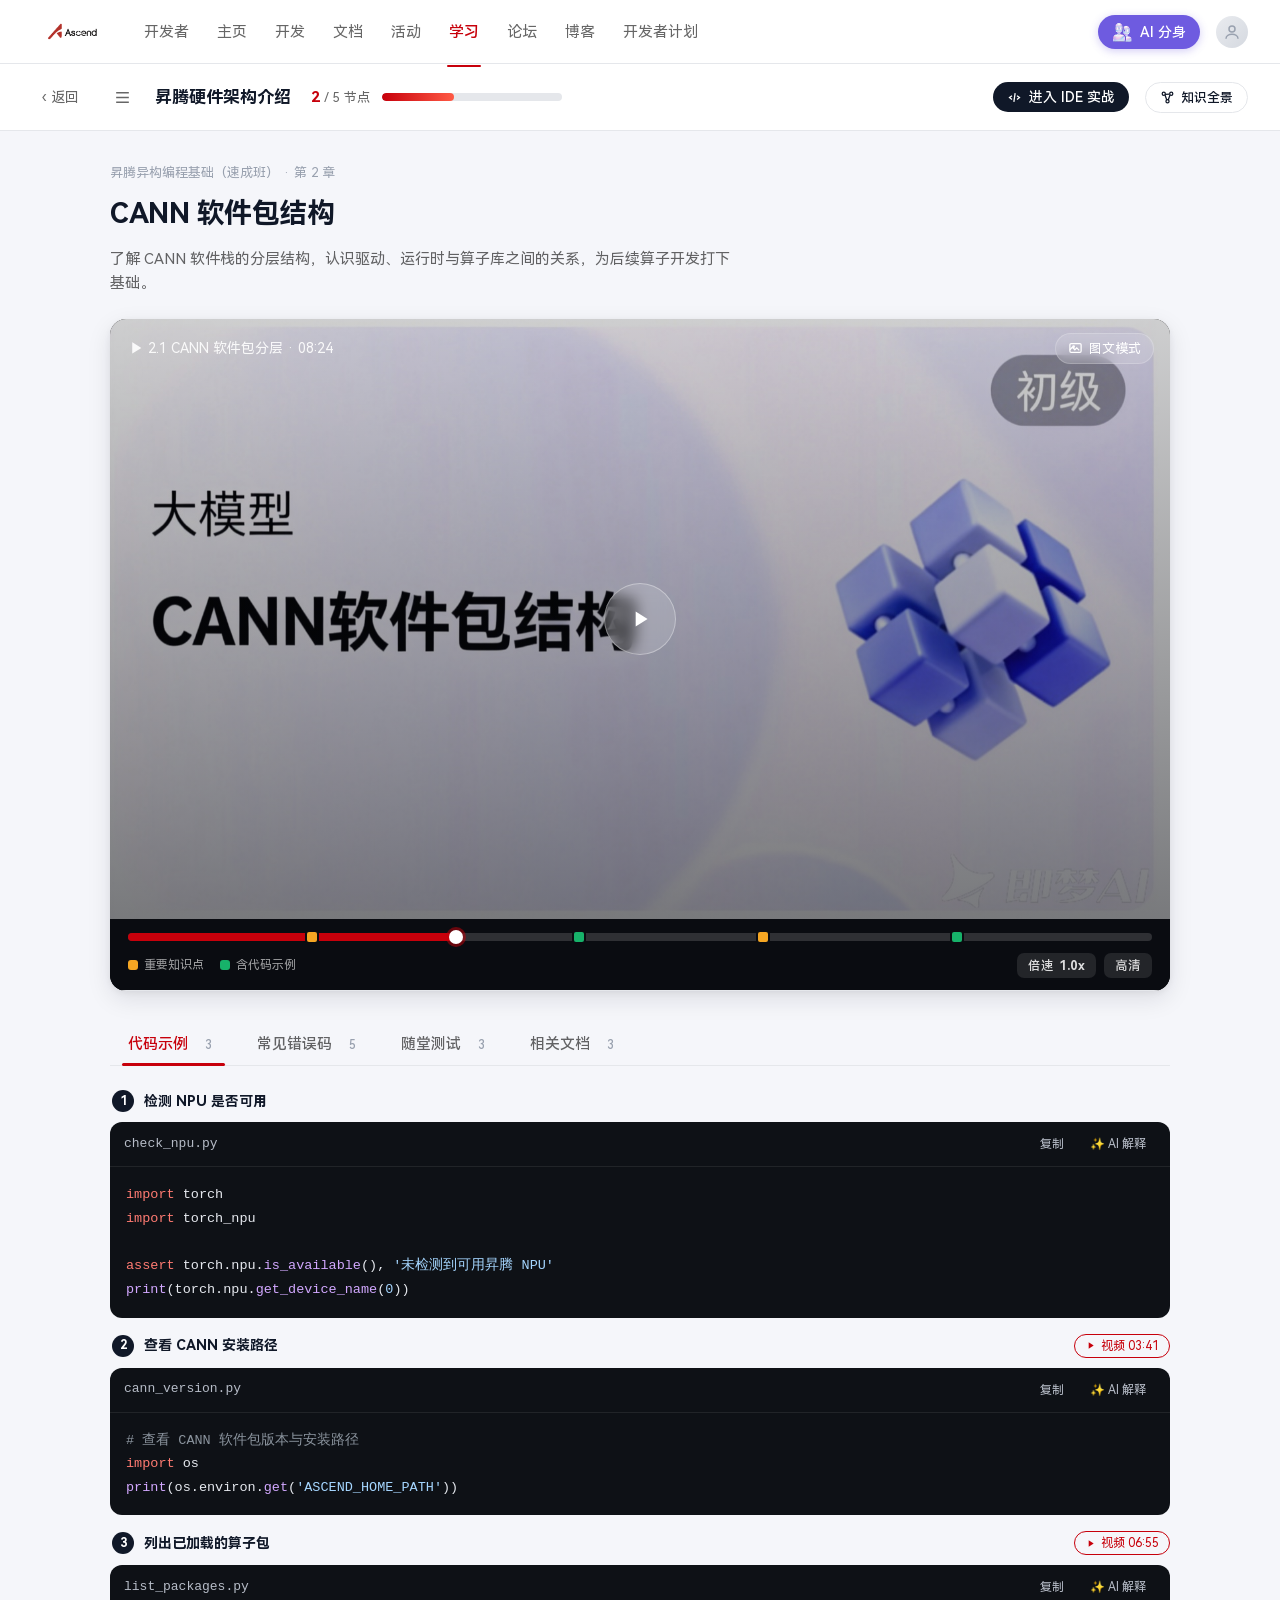
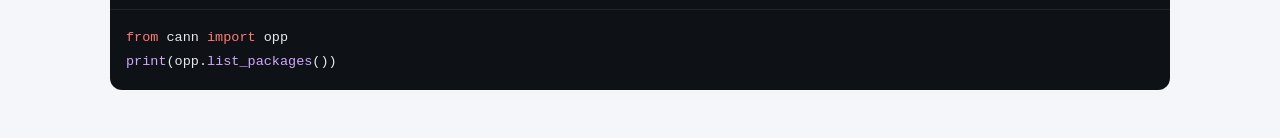
<file: detail.html>
<!DOCTYPE html>
<html lang="zh-CN">
<head>
<meta charset="UTF-8">
<meta name="viewport" content="width=device-width, initial-scale=1.0">
<title>昇腾学习 · 详情页原型</title>
<style>
  :root{
    /* 品牌/中性色已对齐 /ascenddesign-system/tokens/design-tokens.json 的 color.* 令牌；
       AI 分身/知识点标记/链接色是详情页特有的交互语义色，主页令牌里没有对应场景，
       按约定保留为本页本地变量，不回写共享 token 文件。 */
    --brand:#C7000B;               /* = color.brand.red-dark */
    --brand-soft:#FBECEC;
    --accent-ai:#6E5BE0; --accent-ai-soft:#F0EDFC;   /* 页面本地：AI 分身强调紫 */
    --link:#2E5BFF;                                   /* 页面本地：链接蓝 */
    --mark-key:#F5A623; --mark-code:#17B26A;           /* 页面本地：知识点/代码标记色 */
    --ink:#101828;                 /* = color.text.heading */
    --ink-2:rgba(0,0,0,.6);        /* = color.text.secondary */
    --ink-3:#99A1AF;               /* = color.text.muted */
    --line:#E5E7EB;                /* = color.border.default */
    --line-2:#F3F3F3;              /* = color.border.subtle */
    --bg:#FFFFFF;                  /* = color.background.surface */
    --bg-soft:#F5F6FA;             /* = color.background.subtle */
    --bg-code:#0E1116;             /* 页面本地：代码编辑器深色底，主页无对应场景 */
    --r-sm:8px;                    /* 页面本地：密集 UI 小圆角，主页令牌无对应级别 */
    --r-md:12px; --r-lg:16px; --r-xl:20px;             /* = radius.md / radius.lg / radius.xl */
    --sp-2:8px; --sp-3:12px; --sp-4:16px; --sp-5:24px; --sp-6:32px;
    --shadow-1:0px 1px 3px rgba(0,0,0,.1);             /* = shadow.md */
    --shadow-2:0 8px 24px rgba(16,24,40,.10),0 2px 6px rgba(16,24,40,.06);   /* 页面本地：浮层阴影，主页无对应级别 */
    --shadow-float:0 16px 48px rgba(16,24,40,.18),0 4px 12px rgba(16,24,40,.10); /* 页面本地 */
    --font:'HarmonyOS Sans SC','PingFang SC','Microsoft YaHei',sans-serif;
    --mono:"SF Mono","JetBrains Mono",Consolas,monospace;
    --panelW:384px;
  }
  /* Noto Sans SC 的 medium(500)/semibold(600) 角色合并映射到 Medium.ttf，
     在 font-weight:600 槽位加载（与 index.html 使用同一批字体文件） */
  @font-face{
    font-family:'HarmonyOS Sans SC';
    src:url('assets/fonts/HarmonyOS_Sans_SC_Regular.woff2') format('woff2');
    font-weight:400; font-style:normal; font-display:swap;
  }
  @font-face{
    font-family:'HarmonyOS Sans SC';
    src:url('assets/fonts/HarmonyOS_Sans_SC_Medium.woff2') format('woff2');
    font-weight:600; font-style:normal; font-display:swap;
  }
  @font-face{
    font-family:'HarmonyOS Sans SC';
    src:url('assets/fonts/HarmonyOS_Sans_SC_Bold.woff2') format('woff2');
    font-weight:700; font-style:normal; font-display:swap;
  }
  *{box-sizing:border-box;margin:0;padding:0}
  html{scroll-behavior:smooth}
  body{font-family:var(--font);color:var(--ink);background:var(--bg-soft);font-size:15px;line-height:1.6;-webkit-font-smoothing:antialiased}
  button{font-family:inherit;cursor:pointer;border:none;background:none;color:inherit}
  a{color:var(--link);text-decoration:none}

  .topbar{height:64px;background:var(--bg);border-bottom:1px solid var(--line);display:flex;align-items:center;gap:var(--sp-6);padding:0 var(--sp-6);position:sticky;top:0;z-index:40}
  .logo{display:flex;align-items:center}
  .logo img{height:28px;display:block}
  .nav{display:flex;gap:var(--sp-5);font-size:15px;color:var(--ink-2)}
  .nav a{color:inherit;padding:4px 2px;position:relative;transition:color .15s}
  .nav a:hover{color:var(--ink)}
  .nav a.active{color:var(--brand);font-weight:600}
  .nav a.active::after{content:"";position:absolute;left:0;right:0;bottom:-19px;height:2px;background:var(--brand);border-radius:2px}
  .top-right{margin-left:auto;display:flex;align-items:center;gap:var(--sp-4)}
  .ai-entry{display:flex;align-items:center;gap:8px;padding:7px 14px;border-radius:999px;background:var(--accent-ai);color:#fff;font-weight:600;font-size:14px;box-shadow:0 2px 8px rgba(110,91,224,.3);transition:transform .12s}
  .ai-entry:hover{transform:translateY(-1px)}
  .ai-entry.on{background:var(--ink)}
  .ai-entry .logo{width:20px;height:20px;flex:none;display:block}
  .avatar{width:32px;height:32px;border-radius:50%;background:linear-gradient(135deg,#E9EBEF,#D5D9E0);display:grid;place-items:center;color:var(--ink-3)}

  .subhead{background:var(--bg);border-bottom:1px solid var(--line);padding:var(--sp-4) var(--sp-6);display:flex;align-items:center;gap:var(--sp-4);position:sticky;top:64px;z-index:30}
  .back{display:flex;align-items:center;gap:5px;color:var(--ink-2);font-size:14px;padding:6px 10px;border-radius:var(--r-sm);transition:background .15s}
  .back:hover{background:var(--bg-soft);color:var(--ink)}
  .subhead h1{font-size:17px;font-weight:700}
  .progress-wrap{margin-left:4px;display:flex;align-items:center;gap:12px}
  .progress-bar{width:180px;height:8px;border-radius:999px;background:var(--line);overflow:hidden}
  .progress-fill{height:100%;width:40%;background:linear-gradient(90deg,var(--brand),#FF5A45);border-radius:999px}
  .progress-txt{font-size:13px;color:var(--ink-2);font-variant-numeric:tabular-nums}
  .progress-txt b{color:var(--brand);font-size:15px}

  /* 常驻面板时给 body 右侧留出空间 */
  body.docked{padding-right:var(--panelW)}
  body.docked .topbar,body.docked .subhead{padding-right:calc(var(--sp-6) + 0px)}

  /* 默认单栏(目录悬浮);常驻时才两栏 */
  .layout{display:grid;grid-template-columns:1fr;max-width:1440px;margin:0 auto;align-items:start}
  .layout.docked-toc{grid-template-columns:248px 1fr}

  /* 常驻左栏 */
  .sidebar{display:none;position:sticky;top:121px;height:calc(100vh - 121px);background:var(--bg);border-right:1px solid var(--line);padding:var(--sp-5) var(--sp-4);overflow-y:auto}
  .layout.docked-toc .sidebar{display:block}
  .sidebar-head{display:flex;align-items:center;justify-content:space-between;margin-bottom:var(--sp-4)}
  .sidebar-head h2{font-size:15px;font-weight:700}
  .collapse-btn{width:28px;height:28px;border-radius:var(--r-sm);display:grid;place-items:center;color:var(--ink-2);transition:background .15s}
  .collapse-btn:hover{background:var(--bg-soft)}

  /* 目录触发按钮(标题左侧 ☰) */
  .toc-trigger{width:34px;height:34px;flex:none;border-radius:var(--r-sm);display:grid;place-items:center;color:var(--ink-2);transition:background .15s;position:relative}
  .toc-trigger:hover{background:var(--bg-soft);color:var(--ink)}
  .toc-trigger.on{background:var(--bg-soft);color:var(--ink)}
  .layout.docked-toc ~ * .toc-trigger,body.toc-docked .toc-trigger{display:none}

  /* 目录悬浮浮窗 */
  .toc-pop{position:fixed;width:340px;max-height:70vh;background:var(--bg);border:1px solid var(--line);
    border-radius:var(--r-lg);box-shadow:var(--shadow-float);z-index:55;display:flex;flex-direction:column;overflow:hidden;
    opacity:0;transform:translateY(-8px);pointer-events:none;transition:opacity .18s,transform .18s}
  .toc-pop.open{opacity:1;transform:translateY(0);pointer-events:auto}
  .toc-pop-head{display:flex;align-items:center;gap:8px;padding:14px 16px;border-bottom:1px solid var(--line-2)}
  .toc-pop-head h2{font-size:15px;font-weight:700}
  .toc-pop-head .cnt{font-size:12px;color:var(--ink-3)}
  .toc-pop-head .dock-sw{margin-left:auto;display:flex;align-items:center;gap:7px;font-size:12px;color:var(--ink-2);cursor:pointer}
  .switch{width:34px;height:19px;border-radius:999px;background:var(--line);position:relative;transition:background .18s;flex:none}
  .switch::after{content:"";position:absolute;top:2px;left:2px;width:15px;height:15px;border-radius:50%;background:#fff;box-shadow:var(--shadow-1);transition:left .18s}
  .switch.on{background:var(--accent-ai)}
  .switch.on::after{left:17px}
  .toc-pop-body{overflow-y:auto;padding:10px 10px 12px}
  .chapter-group-label{font-size:12px;color:var(--ink-3);font-weight:600;margin:var(--sp-5) 0 var(--sp-2);padding-left:4px}
  .chapter-group-label:first-of-type{margin-top:0}

  /* 目录筛选：全部/含代码/课程，三态互斥；.chap/.sub 上的 data-tags 标记它
     属于哪些类别，筛选时按 data-tags 是否包含当前选中的筛选值来隐藏/显示。
     悬浮弹窗和常驻左栏是两份独立 DOM（内容重复，靠 dockToc 切换显示哪个），
     筛选要同时对两边的按钮组 + 目录项生效，所以用不加限定的 querySelectorAll。 */
  .toc-filter{display:flex;gap:2px;background:var(--bg-soft);border-radius:8px;padding:3px;margin:0 0 var(--sp-4)}
  .toc-filter-btn{flex:1;padding:6px 0;border-radius:6px;font-size:12px;font-weight:600;color:var(--ink-2);transition:background .15s,color .15s}
  .toc-filter-btn.active{background:var(--bg);color:var(--ink);box-shadow:var(--shadow-1)}
  .chap{display:flex;align-items:center;gap:11px;padding:10px;border-radius:var(--r-md);cursor:pointer;transition:background .15s;position:relative}
  .chap:hover{background:var(--bg-soft)}
  /* 当前项:低调的浅底 + 左侧细条,不再用品牌红铺满 */
  .chap.active{background:var(--bg-soft)}
  .chap.active::before{content:"";position:absolute;left:0;top:9px;bottom:9px;width:3px;background:var(--ink);border-radius:0 3px 3px 0}
  /* 序号徽章:默认描边灰;当前项=深墨;已完成=绿 */
  .chap-num{width:24px;height:24px;flex:none;border-radius:50%;background:transparent;border:1.5px solid var(--line);color:var(--ink-3);display:grid;place-items:center;font-size:12px;font-weight:700;transition:all .15s}
  .chap.active .chap-num{background:var(--ink);border-color:var(--ink);color:#fff}
  .chap.done .chap-num{background:transparent;border-color:var(--mark-code);color:var(--mark-code)}
  /* 当前项前置的播放 icon */
  .chap .now-ic{display:none;color:var(--ink)}
  .chap.active .now-ic{display:inline-flex}
  .chap-text{min-width:0}
  .chap-text .t{font-size:14px;font-weight:600;color:var(--ink-2);white-space:nowrap;overflow:hidden;text-overflow:ellipsis;transition:color .15s}
  .chap:hover .chap-text .t{color:var(--ink)}
  /* 当前项:字体加深加粗变黑 */
  .chap.active .chap-text .t{color:var(--ink);font-weight:700}
  .chap.done .chap-text .t{color:var(--ink-3)}
  .chap-text .s{font-size:12px;color:var(--ink-3)}
  .sub{margin:2px 0 6px 34px;display:flex;flex-direction:column;gap:1px}
  .sub a{display:block;font-size:13px;color:var(--ink-3);padding:6px 10px;border-radius:var(--r-sm);transition:background .15s,color .15s}
  .sub a:hover{background:var(--bg-soft);color:var(--ink)}
  /* 子章节当前项:去红,改深墨加粗 */
  .sub a.active{color:var(--ink);background:var(--bg-soft);font-weight:700}
  .sub a.active::before{content:"▸ ";color:var(--ink)}

  .main{padding:var(--sp-6)}
  .main-inner{max-width:1060px;margin:0 auto}
  .content-head{margin-bottom:var(--sp-5)}
  .eyebrow{font-size:13px;color:var(--ink-3);margin-bottom:8px}
  .content-head h2{font-size:28px;font-weight:800;letter-spacing:-.5px;margin-bottom:10px}
  .content-head .lede{font-size:15px;color:var(--ink-2);max-width:70ch}

  .video-card{background:#000;border-radius:var(--r-lg);overflow:hidden;box-shadow:var(--shadow-2);position:relative}
  .video-frame{aspect-ratio:1060/600;background:linear-gradient(rgba(10,12,17,.2),rgba(10,12,17,.55)),url('assets/images/detail-video-cover.jpg') center/cover no-repeat;position:relative;display:grid;place-items:center}
  .play-btn{width:72px;height:72px;border-radius:50%;background:rgba(255,255,255,.14);backdrop-filter:blur(8px);display:grid;place-items:center;border:1.5px solid rgba(255,255,255,.35);transition:transform .15s}
  .play-btn:hover{transform:scale(1.06)}
  .video-title-ov{position:absolute;left:20px;top:18px;color:#fff;font-size:14px;opacity:.9}
  .video-tools{position:absolute;right:16px;top:14px;display:flex;gap:8px}
  .vtool{display:flex;align-items:center;gap:6px;padding:7px 12px;border-radius:999px;background:rgba(255,255,255,.14);backdrop-filter:blur(8px);color:#fff;font-size:13px;border:1px solid rgba(255,255,255,.2);transition:background .15s}
  .vtool:hover{background:rgba(255,255,255,.26)}

  .video-track-wrap{background:#0a0c11;padding:14px 18px 12px}
  .video-track{position:relative;height:8px;border-radius:999px;background:rgba(255,255,255,.15);cursor:pointer}
  .video-played{position:absolute;left:0;top:0;bottom:0;width:32%;background:var(--brand);border-radius:999px}
  .video-head{position:absolute;top:50%;left:32%;width:14px;height:14px;border-radius:50%;background:#fff;transform:translate(-50%,-50%);box-shadow:0 0 0 3px rgba(199,0,11,.5)}
  .mark{position:absolute;top:50%;transform:translate(-50%,-50%);width:14px;height:14px;border-radius:4px;cursor:pointer;border:2px solid #0a0c11;transition:transform .15s;z-index:2}
  .mark:hover{transform:translate(-50%,-50%) scale(1.25)}
  .mark.key{background:var(--mark-key)}
  .mark.code{background:var(--mark-code)}
  /* 视频控制条:倍速/清晰度 */
  .video-controls{display:flex;align-items:center;gap:16px;margin-top:12px}
  .track-legend{display:flex;gap:16px;font-size:12px;color:rgba(255,255,255,.6)}
  .track-legend span{display:flex;align-items:center;gap:6px}
  .lg-dot{width:10px;height:10px;border-radius:3px}
  .vc-right{margin-left:auto;display:flex;gap:8px}
  .vc-select{position:relative}
  .vc-btn{display:flex;align-items:center;gap:5px;padding:5px 11px;border-radius:7px;background:rgba(255,255,255,.1);color:rgba(255,255,255,.85);font-size:12.5px;font-weight:600;transition:background .15s}
  .vc-btn:hover{background:rgba(255,255,255,.18)}
  .vc-menu{position:absolute;bottom:calc(100% + 6px);right:0;background:#1a1e26;border:1px solid rgba(255,255,255,.1);border-radius:10px;padding:5px;min-width:96px;display:none;box-shadow:var(--shadow-2);z-index:5}
  .vc-menu.open{display:block}
  .vc-opt{display:block;width:100%;text-align:left;padding:7px 11px;border-radius:6px;color:rgba(255,255,255,.75);font-size:13px;transition:background .12s}
  .vc-opt:hover{background:rgba(255,255,255,.1);color:#fff}
  .vc-opt.on{color:#8CF5C4}

  .capture{background:var(--bg);border:1px solid var(--line);border-top:none;border-radius:0 0 var(--r-lg) var(--r-lg);padding:0 20px;max-height:0;overflow:hidden;transition:max-height .3s,padding .3s}
  .capture.open{max-height:460px;padding:18px 20px 20px;box-shadow:var(--shadow-2)}
  .capture-head{display:flex;align-items:center;gap:10px;margin-bottom:14px}
  .cap-badge{font-size:12px;font-weight:700;padding:4px 10px;border-radius:999px;color:#fff}
  .cap-badge.key{background:var(--mark-key)}
  .cap-badge.code{background:var(--mark-code)}
  .cap-time{font-size:13px;color:var(--ink-3);font-variant-numeric:tabular-nums}
  .cap-close{margin-left:auto;color:var(--ink-3);width:28px;height:28px;border-radius:var(--r-sm);display:grid;place-items:center}
  .cap-close:hover{background:var(--bg-soft)}
  .cap-body{font-size:14px;margin-bottom:14px}
  .capture .code-block{margin-bottom:0}
  .cap-edit{width:100%;margin-top:10px;padding:10px 12px;border:1px solid var(--line);border-radius:var(--r-sm);font-family:inherit;font-size:13.5px;color:var(--ink);resize:vertical;min-height:56px;display:none}
  .cap-edit.show{display:block}
  .cap-actions{display:flex;align-items:center;gap:10px;margin-top:14px}
  .btn{display:inline-flex;align-items:center;gap:7px;padding:9px 16px;border-radius:var(--r-sm);font-size:14px;font-weight:600;transition:all .15s}
  .btn-primary{background:var(--accent-ai);color:#fff}
  .btn-primary:hover{background:#5c49cc}
  .btn-ghost{background:var(--bg-soft);color:var(--ink-2)}
  .btn-ghost:hover{background:var(--line)}

  .tabs{margin-top:var(--sp-6);border-bottom:1px solid var(--line);display:flex;gap:2px}
  .tab{padding:12px 18px;font-size:15px;font-weight:600;color:var(--ink-2);position:relative;transition:color .15s}
  .tab:hover{color:var(--ink)}
  .tab.active{color:var(--brand)}
  .tab.active::after{content:"";position:absolute;left:12px;right:12px;bottom:-1px;height:2.5px;background:var(--brand);border-radius:2px}
  .tab .count{margin-left:6px;font-size:12px;color:var(--ink-3);background:var(--bg-soft);padding:1px 7px;border-radius:999px}
  .tab-panel{display:none;padding-top:var(--sp-5)}
  .tab-panel.active{display:block}

  .code-block{background:var(--bg-code);border-radius:var(--r-md);overflow:hidden;margin-bottom:var(--sp-4)}
  .code-bar{display:flex;align-items:center;padding:10px 14px;border-bottom:1px solid rgba(255,255,255,.08)}
  .code-bar .name{font-size:13px;color:#B6BCC7;font-family:var(--mono)}
  .code-bar .ops{margin-left:auto;display:flex;gap:6px}
  .code-op{display:flex;align-items:center;gap:5px;font-size:12px;color:#B6BCC7;padding:5px 10px;border-radius:6px;transition:background .15s}
  .code-op:hover{background:rgba(255,255,255,.1);color:#fff}
  .code-body{padding:16px;font-family:var(--mono);font-size:13.5px;line-height:1.75;color:#E6E9EF;overflow-x:auto;white-space:pre}
  .tk-kw{color:#FF7B72}.tk-fn{color:#D2A8FF}.tk-str{color:#A5D6FF}.tk-cm{color:#8B949E}

  /* 代码示例 tab：一节课内的多段代码有先后步骤关系，部分步骤来自视频中的
     知识点标记（点击时间戳跳转视频进度条并复用 openCapture 面板） */
  .code-step{display:flex;align-items:center;gap:10px;margin:0 0 10px 2px}
  .code-step:not(:first-child){margin-top:var(--sp-4)}
  .step-num{width:22px;height:22px;flex:none;border-radius:50%;background:var(--ink);color:#fff;font-size:12px;font-weight:700;display:grid;place-items:center}
  .step-t{font-size:14px;font-weight:700;color:var(--ink)}
  .step-src{margin-left:auto;display:flex;align-items:center;gap:5px;font-size:12px;color:var(--brand);padding:4px 10px;border:1px solid var(--brand);border-radius:999px;transition:background .15s;flex:none}
  .step-src:hover{background:var(--brand-soft)}

  .err-item{background:var(--bg);border:1px solid var(--line);border-radius:var(--r-md);padding:16px 18px;margin-bottom:12px;transition:box-shadow .15s}
  .err-item:hover{box-shadow:var(--shadow-1)}
  .err-top{display:flex;align-items:center;gap:10px;margin-bottom:8px}
  .err-code{font-family:var(--mono);font-size:13px;font-weight:700;color:var(--brand);background:var(--brand-soft);padding:3px 10px;border-radius:6px}
  .err-name{font-weight:600}
  .err-desc{font-size:14px;color:var(--ink-2)}
  .err-fix{margin-top:8px;font-size:13px;color:var(--ink-2);padding:10px 12px;background:var(--bg-soft);border-radius:var(--r-sm);border-left:3px solid var(--mark-code)}

  .doc-item{display:flex;align-items:flex-start;gap:12px;padding:14px 16px;border:1px solid var(--line);border-radius:var(--r-md);margin-bottom:10px;transition:box-shadow .15s,border-color .15s}
  .doc-item:hover{box-shadow:var(--shadow-1);border-color:var(--ink-3)}
  .doc-ic{width:36px;height:36px;flex:none;border-radius:var(--r-sm);background:var(--bg-soft);display:grid;place-items:center;color:var(--ink-2)}
  .doc-body{flex:1;min-width:0}
  .doc-name{font-size:14px;font-weight:600;color:var(--ink);margin-bottom:5px}
  .doc-path{font-size:12px;color:var(--ink-3)}
  .doc-type{font-size:12px;color:var(--ink-3);flex:none;margin-top:2px}

  /* ============ AI 分身 ============ */
  .ai-panel{position:fixed;top:128px;right:24px;width:var(--panelW);height:600px;background:var(--bg);border-radius:var(--r-xl);box-shadow:var(--shadow-float);z-index:60;display:flex;flex-direction:column;overflow:hidden;opacity:0;transform:translateX(30px) scale(.98);pointer-events:none;transition:opacity .25s,transform .25s;min-width:340px;min-height:360px}
  .ai-panel.open{opacity:1;transform:translateX(0) scale(1);pointer-events:auto}
  /* 吸右侧常驻:贴边、通高、方角、无浮动阴影 */
  .ai-panel.dock-right{top:64px!important;right:0!important;left:auto!important;bottom:0;height:auto!important;width:var(--panelW);border-radius:0;border-left:1px solid var(--line);box-shadow:-4px 0 24px rgba(16,24,40,.06);transform:none}
  /* 吸顶:横贯顶部下方的竖向面板靠左?——按你说的仍是竖向面板,置于左上 */
  .ai-panel.dock-top{top:70px!important;left:24px!important;right:auto!important;height:600px!important;border-radius:var(--r-xl)}

  .ai-header{padding:14px 16px;background:linear-gradient(120deg,var(--accent-ai),#8878ee);color:#fff;display:flex;align-items:center;gap:10px;cursor:grab;user-select:none;flex:none}
  .ai-header:active{cursor:grabbing}
  .ai-drag-hint{font-size:11px;opacity:.75;margin-left:2px}
  .ai-header .tools{margin-left:auto;display:flex;gap:4px}
  .ai-ht{width:28px;height:28px;border-radius:7px;display:grid;place-items:center;color:#fff;transition:background .15s}
  .ai-ht:hover{background:rgba(255,255,255,.2)}
  .ai-ht.on{background:rgba(255,255,255,.28)}
  .ai-body{flex:1;overflow-y:auto;padding:16px}

  /* 身份卡 */
  .id-card{border-radius:var(--r-lg);padding:18px;background:linear-gradient(100deg,#FCEDF0 0%,#FBF3E6 55%,#FBEEDB 100%);display:flex;align-items:center;gap:14px;margin-bottom:20px}
  .id-face{width:56px;height:56px;flex:none;border-radius:50%;background:#fff;display:grid;place-items:center;font-size:26px;box-shadow:0 2px 8px rgba(110,91,224,.2);border:2px solid #E6DEFB}
  .id-info .lvl{display:flex;align-items:center;gap:8px}
  .id-info .lvl b{font-size:18px;font-weight:800}
  .id-tag{font-size:11px;font-weight:700;color:#C67A12;background:#FBE3C0;padding:2px 8px;border-radius:6px}
  .id-info .sub{font-size:13px;color:var(--ink-2);margin-top:5px}
  .id-info .sub em{font-style:normal;color:var(--accent-ai);font-weight:700}

  .sec-title{display:flex;align-items:center;gap:8px;font-size:16px;font-weight:800;margin-bottom:4px}
  .sec-title .ic{font-size:17px}
  .sec-sub{font-size:12.5px;color:var(--ink-3);margin-bottom:14px}
  .sec-title .fold{margin-left:auto;color:var(--ink-3);cursor:pointer;width:26px;height:26px;display:grid;place-items:center;border-radius:6px;transition:transform .2s,background .15s}
  .sec-title .fold:hover{background:var(--bg-soft)}
  .sec-title .fold.closed{transform:rotate(180deg)}

  .total-card{border:1px solid var(--line);border-radius:var(--r-md);padding:14px 16px;margin-bottom:12px}
  .total-top{display:flex;align-items:center;justify-content:space-between;margin-bottom:10px}
  .total-top .l{font-size:13px;color:var(--ink-2)}
  .total-top a{font-size:12.5px;font-weight:600;display:flex;align-items:center;gap:2px}
  .total-bar{display:flex;align-items:center;gap:10px}
  .total-bar .track{flex:1;height:7px;background:var(--line);border-radius:999px;overflow:hidden}
  .total-bar .fill{height:100%;width:38%;background:var(--accent-ai);border-radius:999px}
  .total-bar .num{font-size:13px;font-weight:700;font-variant-numeric:tabular-nums}

  .field-row{display:flex;gap:10px;margin-bottom:20px}
  .field{flex:1;border:1px solid var(--line);border-radius:var(--r-md);padding:13px 14px}
  .field .fn{font-size:13px;color:var(--ink-2);margin-bottom:6px}
  .field .fp{font-size:24px;font-weight:800;letter-spacing:-.5px;margin-bottom:9px}
  .field .fbar{height:5px;background:var(--line-2);border-radius:999px;overflow:hidden}
  .field .fbar i{display:block;height:100%;background:var(--accent-ai);border-radius:999px}


  /* 正在学习 */
  .learning-sec{margin:20px 0 4px}
  .ln-item{display:flex;align-items:center;gap:13px;padding:13px 14px;border:1px solid var(--line);border-radius:var(--r-md);margin-bottom:10px;transition:box-shadow .15s;cursor:pointer}
  .ln-item:hover{box-shadow:var(--shadow-1)}
  .ln-ring{width:42px;height:42px;flex:none;border-radius:50%;display:grid;place-items:center;font-size:12px;font-weight:800;color:var(--accent-ai);
    background:conic-gradient(var(--accent-ai) var(--p),var(--line) 0)}
  .ln-ring i{width:34px;height:34px;border-radius:50%;background:var(--bg);display:grid;place-items:center}
  .ln-info{flex:1;min-width:0}
  .ln-info .lt{font-size:14px;font-weight:700;white-space:nowrap;overflow:hidden;text-overflow:ellipsis}
  .ln-info .lb{height:5px;background:var(--line-2);border-radius:999px;overflow:hidden;margin:7px 0 5px}
  .ln-info .lb i{display:block;height:100%;background:var(--accent-ai);border-radius:999px}
  .ln-info .lm{font-size:12px;color:var(--ink-3);display:flex;justify-content:space-between}
  .ln-info .lm em{font-style:normal;color:var(--ink-2)}

  .review-sec{border-top:1px solid var(--line);padding-top:18px}
  .review-body.closed{display:none}
  /* 复习分身双 Tab:智能总结/个人总结 */
  .rv-tabs{display:flex;padding:3px;gap:2px;background:var(--bg-soft);border-radius:var(--r-md);margin:12px 0 14px}
  .rv-tab{flex:1;text-align:center;padding:8px;font-size:13px;font-weight:600;color:var(--ink-2);border-radius:var(--r-sm);transition:all .15s}
  .rv-tab.active{background:var(--bg);color:var(--accent-ai);box-shadow:var(--shadow-1)}
  .rv-view{display:none}.rv-view.active{display:block}

  .rv-item{display:flex;align-items:center;gap:12px;padding:14px 0;border-bottom:1px solid var(--line-2)}
  .rv-item:last-child{border-bottom:none}
  .rv-item .txt{flex:1;min-width:0}
  .rv-item .tt{font-size:14px;font-weight:700;margin-bottom:3px}
  .rv-item .ss{font-size:12px;color:var(--ink-3)}
  .rv-btn{flex:none;padding:7px 18px;border:1px solid var(--line);border-radius:999px;font-size:13px;font-weight:600;color:var(--ink);transition:all .15s}
  .rv-btn:hover{border-color:var(--accent-ai);color:var(--accent-ai)}

  /* 个人总结(采集来的) */
  .kp{border:1px solid var(--line);border-radius:var(--r-md);padding:13px 14px;margin-bottom:10px;transition:box-shadow .15s}
  .kp:hover{box-shadow:var(--shadow-1)}
  .kp-top{display:flex;align-items:center;gap:8px;margin-bottom:7px}
  .kp-tag{font-size:11px;font-weight:700;padding:2px 8px;border-radius:999px;color:#fff}
  .kp-tag.key{background:var(--mark-key)}.kp-tag.code{background:var(--mark-code)}
  .kp-src{font-size:11px;color:var(--ink-3);margin-left:auto}
  .kp-txt{font-size:13.5px;line-height:1.55}
  .kp-code{margin-top:8px;background:var(--bg-code);color:#D6DAE0;font-family:var(--mono);font-size:12px;padding:9px 11px;border-radius:8px;white-space:pre;overflow-x:auto}
  .empty{text-align:center;padding:36px 20px;color:var(--ink-3)}
  .empty .ic{font-size:32px;margin-bottom:10px;opacity:.5}
  .empty .t{font-size:14px;font-weight:600;color:var(--ink-2);margin-bottom:4px}
  .empty .s{font-size:12.5px}

  .plan-btn{margin:16px;flex:none}
  .plan-btn button{width:100%;padding:14px;border-radius:var(--r-md);background:linear-gradient(100deg,var(--accent-ai),#9b7ff0);color:#fff;font-size:15px;font-weight:700;display:flex;align-items:center;justify-content:center;gap:8px;box-shadow:0 6px 16px rgba(110,91,224,.3);transition:transform .12s}
  .plan-btn button:hover{transform:translateY(-1px)}

  /* 缩放手柄 */
  .resize-handle{position:absolute;right:0;bottom:0;width:18px;height:18px;cursor:nwse-resize;z-index:5}
  .resize-handle::after{content:"";position:absolute;right:3px;bottom:3px;width:8px;height:8px;border-right:2px solid var(--ink-3);border-bottom:2px solid var(--ink-3);opacity:.5}
  .ai-panel.dock-right .resize-handle,.ai-panel.dock-top .resize-handle{display:none}


  /* 图文模式:横向翻阅 */
  .imgmode{display:none;background:#0a0c11}
  .video-card.img-on .video-frame,.video-card.img-on .video-track-wrap{display:none}
  .video-card.img-on .imgmode{display:block}
  .imgmode-stage{position:relative;aspect-ratio:16/9;background:#141822;display:grid;place-items:center;overflow:hidden}
  .imgmode-pic{width:100%;height:100%;object-fit:cover;display:grid;place-items:center;color:rgba(255,255,255,.4);font-size:14px;
    background:repeating-linear-gradient(135deg,#1a1f2b,#1a1f2b 18px,#161b26 18px,#161b26 36px)}
  .im-arrow{position:absolute;top:50%;transform:translateY(-50%);width:40px;height:40px;border-radius:50%;
    background:rgba(0,0,0,.45);backdrop-filter:blur(6px);color:#fff;display:grid;place-items:center;
    border:1px solid rgba(255,255,255,.25);transition:background .15s;z-index:2}
  .im-arrow:hover{background:rgba(0,0,0,.7)}
  .im-arrow.prev{left:14px}.im-arrow.next{right:14px}
  .im-count{position:absolute;top:14px;right:16px;background:rgba(0,0,0,.5);color:#fff;font-size:12px;padding:4px 11px;border-radius:999px;z-index:2}
  .im-back{position:absolute;top:14px;left:16px;z-index:2}
  .im-caption{background:var(--bg);padding:16px 20px;font-size:14.5px;line-height:1.7;color:var(--ink)}
  .im-caption .lbl{font-size:12px;color:var(--ink-3);margin-bottom:6px;font-weight:600}
  .im-dots{display:flex;gap:6px;justify-content:center;padding:0 0 14px;background:var(--bg)}
  .im-dot{width:7px;height:7px;border-radius:50%;background:var(--line);transition:all .15s;cursor:pointer}
  .im-dot.on{background:var(--accent-ai);width:20px;border-radius:999px}

  /* 随堂测试 tab 面板 + 测验卡 */
  .quiz-intro{background:var(--accent-ai-soft);border-radius:var(--r-md);padding:16px 18px;display:flex;align-items:center;gap:14px;margin-bottom:16px}
  .quiz-intro .qi-ic{font-size:26px}
  .quiz-intro .qi-t{font-weight:700;font-size:15px;margin-bottom:2px}
  .quiz-intro .qi-s{font-size:13px;color:var(--ink-2)}
  .quiz-intro .qi-btn{margin-left:auto;padding:9px 18px;border-radius:var(--r-sm);background:var(--accent-ai);color:#fff;font-weight:600;font-size:14px;transition:background .15s}
  .quiz-intro .qi-btn:hover{background:#5c49cc}
  .qz-card{border:1px solid var(--line);border-radius:var(--r-md);padding:18px;margin-bottom:14px}
  .qz-q{display:flex;gap:9px;margin-bottom:14px}
  .qz-type{flex:none;font-size:11px;font-weight:700;padding:2px 8px;border-radius:6px;height:fit-content;color:#fff}
  .qz-type.single{background:var(--link)}.qz-type.multi{background:var(--accent-ai)}.qz-type.judge{background:var(--mark-code)}
  .qz-qt{font-size:15px;font-weight:600;line-height:1.5}
  .qz-opt{display:flex;align-items:center;gap:10px;padding:11px 14px;border:1px solid var(--line);border-radius:var(--r-sm);margin-bottom:9px;cursor:pointer;transition:all .15s;font-size:14px}
  .qz-opt:hover{border-color:var(--accent-ai);background:var(--accent-ai-soft)}
  .qz-opt.sel{border-color:var(--accent-ai);background:var(--accent-ai-soft)}
  .qz-opt.correct{border-color:var(--mark-code);background:#E9F9F0}
  .qz-opt.wrong{border-color:var(--brand);background:var(--brand-soft)}
  .qz-mark{width:20px;height:20px;flex:none;border-radius:50%;border:2px solid var(--line);display:grid;place-items:center;font-size:12px;color:#fff}
  .qz-opt.sel .qz-mark{border-color:var(--accent-ai);background:var(--accent-ai)}
  .qz-opt.correct .qz-mark{border-color:var(--mark-code);background:var(--mark-code)}
  .qz-opt.wrong .qz-mark{border-color:var(--brand);background:var(--brand)}
  .qz-multi .qz-mark{border-radius:5px}

  /* 强制弹出的测验弹窗 */
  .quiz-modal{position:fixed;inset:0;background:rgba(16,24,40,.5);backdrop-filter:blur(3px);z-index:90;display:none;align-items:center;justify-content:center;padding:24px}
  .quiz-modal.open{display:flex}
  .qm-box{background:var(--bg);border-radius:var(--r-xl);width:600px;max-width:100%;max-height:88vh;display:flex;flex-direction:column;overflow:hidden;box-shadow:var(--shadow-float)}
  .qm-head{padding:20px 24px;border-bottom:1px solid var(--line);display:flex;align-items:center;gap:12px}
  .qm-head .qm-badge{font-size:12px;font-weight:700;color:var(--accent-ai);background:var(--accent-ai-soft);padding:4px 11px;border-radius:999px}
  .qm-head h3{font-size:17px;font-weight:800}
  .qm-prog{margin-left:auto;font-size:13px;color:var(--ink-3);font-variant-numeric:tabular-nums}
  .qm-body{padding:22px 24px;overflow-y:auto}
  .qm-foot{padding:16px 24px;border-top:1px solid var(--line);display:flex;align-items:center;gap:12px}
  .qm-foot .hint{font-size:13px;color:var(--ink-3)}
  .qm-skip{margin-left:auto;color:var(--ink-2);font-size:14px;padding:9px 14px;border-radius:var(--r-sm)}
  .qm-skip:hover{background:var(--bg-soft)}
  .qm-submit{padding:10px 22px;border-radius:var(--r-sm);background:var(--accent-ai);color:#fff;font-weight:600;font-size:14px}
  .qm-submit:hover{background:#5c49cc}
  .qm-result{text-align:center;padding:20px 0 8px}
  .qm-result .big{font-size:40px;font-weight:800;color:var(--ink)}
  .qm-result .big em{font-style:normal;color:var(--brand)}
  .qm-result .rs{font-size:14px;color:var(--ink-2);margin-top:6px}
  .qm-result .link-review{display:inline-flex;align-items:center;gap:6px;margin-top:14px;color:var(--accent-ai);font-weight:600;font-size:14px;cursor:pointer}


  /* IDE 实战入口按钮 */
  .ide-entry{margin-left:auto;display:flex;align-items:center;gap:7px;padding:7px 14px;border-radius:999px;background:var(--ink);color:#fff;font-weight:600;font-size:14px;transition:transform .12s,background .15s}
  .ide-entry:hover{transform:translateY(-1px);background:#000}

  /* ===== IDE 全屏覆盖层 ===== */
  .ide{position:fixed;inset:0;background:var(--bg-soft);z-index:100;display:none;flex-direction:column}
  .ide.open{display:flex}
  /* 顶部工具栏 */
  .ide-topbar{height:52px;background:var(--bg);border-bottom:1px solid var(--line);display:flex;align-items:center;gap:10px;padding:0 14px;flex:none}
  .ide-logo{display:flex;align-items:center;gap:8px;font-weight:800;font-size:15px}
  .ide-logo .m{width:22px;height:22px;border-radius:6px;background:linear-gradient(135deg,var(--accent-ai),#4aa3ff);display:grid;place-items:center;color:#fff;font-size:12px}
  .ide-modes{display:flex;gap:2px;margin-left:6px}
  .ide-mode{display:flex;align-items:center;gap:6px;padding:7px 13px;border-radius:var(--r-sm);font-size:13.5px;font-weight:600;color:var(--ink-2);transition:all .15s}
  .ide-mode:hover{background:var(--bg-soft)}
  .ide-mode.active{background:var(--bg-soft);color:var(--ink);box-shadow:inset 0 0 0 1px var(--line)}
  .ide-kernel{display:flex;align-items:center;gap:7px;padding:6px 12px;border:1px solid var(--line);border-radius:var(--r-sm);font-size:13px;color:var(--ink-2);margin-left:4px}
  .ide-kernel .k-dot{width:7px;height:7px;border-radius:50%;background:var(--mark-code)}
  .ide-tools{display:flex;align-items:center;gap:3px;margin-left:8px}
  .ide-tool{width:32px;height:32px;border-radius:var(--r-sm);display:grid;place-items:center;color:var(--ink-2);transition:background .15s}
  .ide-tool:hover{background:var(--bg-soft);color:var(--ink)}
  .ide-tool.run:hover{color:var(--mark-code)}
  .ide-back{margin-left:auto;display:flex;align-items:center;gap:6px;padding:7px 14px;border-radius:var(--r-sm);font-size:14px;font-weight:600;color:var(--ink-2);transition:background .15s}
  .ide-back:hover{background:var(--bg-soft);color:var(--ink)}
  /* NPU 资源条 */
  .ide-res{height:38px;background:var(--bg);border-bottom:1px solid var(--line);display:flex;align-items:center;gap:22px;padding:0 16px;flex:none;font-size:13px}
  .res-item{display:flex;align-items:center;gap:9px;color:var(--ink-2)}
  .res-item .rl{font-weight:600;color:var(--ink)}
  .res-bar{width:90px;height:6px;border-radius:999px;background:var(--line);overflow:hidden}
  .res-bar i{display:block;height:100%;background:var(--accent-ai);border-radius:999px}
  .res-idle{margin-left:auto;display:flex;align-items:center;gap:7px;color:var(--mark-code);font-weight:600}
  .res-idle .d{width:8px;height:8px;border-radius:50%;background:var(--mark-code)}
  /* 主体:左文件树 + 中编辑 + 下工作区 */
  .ide-main{flex:1;display:grid;grid-template-columns:230px 1fr;min-height:0}
  .ide-files{background:var(--bg);border-right:1px solid var(--line);padding:16px 12px;overflow-y:auto}
  .ide-files .fl-label{font-size:13px;font-weight:700;color:var(--ink-2);margin-bottom:12px;padding-left:4px}
  .fl-file{display:flex;align-items:center;gap:9px;padding:9px 11px;border-radius:var(--r-sm);font-size:14px;color:var(--ink-2);cursor:pointer;transition:all .15s;margin-bottom:2px}
  .fl-file:hover{background:var(--bg-soft)}
  .fl-file.active{background:var(--accent-ai-soft);color:var(--accent-ai);font-weight:600}
  .fl-file svg{flex:none;opacity:.7}
  .fl-sep{height:1px;background:var(--line);margin:12px 4px}
  .fl-act{display:flex;align-items:center;gap:9px;padding:10px 11px;border:1px solid var(--line);border-radius:var(--r-sm);font-size:13.5px;color:var(--ink-2);cursor:pointer;margin-bottom:8px;transition:all .15s}
  .fl-act:hover{border-color:var(--accent-ai);color:var(--accent-ai)}
  .ide-center{display:flex;flex-direction:column;min-width:0}
  .ide-editor{flex:1;overflow-y:auto;padding:20px;min-height:0}
  /* notebook cell */
  .cell{background:var(--bg);border:1px solid var(--line);border-radius:var(--r-md);margin-bottom:16px;overflow:hidden;transition:box-shadow .15s}
  .cell:hover{box-shadow:var(--shadow-1)}
  .cell-bar{display:flex;align-items:center;gap:10px;padding:10px 14px;background:var(--bg-soft);border-bottom:1px solid var(--line)}
  .cell-idx{font-family:var(--mono);font-size:12px;color:var(--ink-3)}
  .cell-type{font-size:11px;font-weight:700;padding:3px 9px;border-radius:6px;letter-spacing:.5px}
  .cell-type.md{background:var(--accent-ai-soft);color:var(--accent-ai)}
  .cell-type.code{background:var(--line);color:var(--ink-2)}
  .cell-ops{margin-left:auto;display:flex;gap:4px}
  .cell-op{display:flex;align-items:center;gap:5px;font-size:12.5px;color:var(--ink-2);padding:5px 10px;border-radius:6px;transition:background .15s}
  .cell-op:hover{background:var(--line)}
  .cell-op.run:hover{color:var(--mark-code)}
  .cell-body{padding:16px;font-family:var(--mono);font-size:13.5px;line-height:1.7;color:var(--ink);white-space:pre-wrap;word-break:break-all}
  .cell-body.md-body{font-family:var(--font);white-space:normal}
  .cell-body.md-body h1{font-size:22px;margin-bottom:10px}
  .cell-out{border-top:1px dashed var(--line);padding:12px 16px;font-family:var(--mono);font-size:13px;line-height:1.6;color:var(--ink-2);background:var(--bg-soft);white-space:pre-wrap;display:none}
  .cell-out.show{display:block}
  .cell-out .ok{color:var(--mark-code)}
  .ide-addcell{width:100%;padding:12px;border:1.5px dashed var(--line);border-radius:var(--r-md);color:var(--ink-3);font-size:14px;font-weight:600;transition:all .15s}
  .ide-addcell:hover{border-color:var(--accent-ai);color:var(--accent-ai);background:var(--accent-ai-soft)}
  /* 底部工作区 */
  .ide-workspace{height:200px;background:var(--bg);border-top:1px solid var(--line);display:flex;flex-direction:column;flex:none}
  .ws-tabs{display:flex;align-items:center;gap:2px;padding:0 8px;border-bottom:1px solid var(--line);height:40px;flex:none}
  .ws-tab{padding:8px 14px;font-size:13.5px;color:var(--ink-2);position:relative;transition:color .15s;border-radius:6px}
  .ws-tab:hover{color:var(--ink)}
  .ws-tab.active{color:var(--ink);font-weight:600}
  .ws-tab.active::after{content:"";position:absolute;left:8px;right:8px;bottom:-1px;height:2px;background:var(--accent-ai);border-radius:2px}
  .ws-body{flex:1;overflow-y:auto;padding:14px 16px;font-family:var(--mono);font-size:13px;line-height:1.6;color:var(--ink-2)}
  .ws-view{display:none}.ws-view.active{display:block}
  .ws-empty{color:var(--ink-3);font-family:var(--font)}
  .ws-term-line{color:var(--ink)}
  .ws-term-line .prompt{color:var(--mark-code);font-weight:700}

  /* IDE 实践面板是页面布局的一部分（不是浮层），打开时把视频/tab 往左推：
     视频到左边距、到顶部都是 32px，到 IDE 面板的间距也是 32px。内部结构
     （文件列表/编辑器/问题-输出-调试控制台-终端-端口）复用全屏 IDE
     （.ide-files/.fl-file/.cell/.ide-workspace/.ws-*）同一套视觉与交互。 */
  .layout.ide-dock-open{grid-template-columns:1fr auto;max-width:none;column-gap:var(--sp-6);padding-right:var(--sp-6)}
  .layout.ide-dock-open .main{padding:var(--sp-6) 0 var(--sp-6) var(--sp-6)}
  .layout.docked-toc.ide-dock-open{grid-template-columns:248px 1fr auto}
  .ide-dock{display:none;width:560px;flex-direction:column;background:var(--bg);border:1px solid var(--line);border-radius:var(--r-lg);box-shadow:var(--shadow-1);overflow:hidden;position:sticky;top:121px;height:calc(100vh - 153px);align-self:start}
  .layout.ide-dock-open .ide-dock{display:flex}
  .ide-dock-topbar{flex:none;height:48px;background:var(--bg-soft);border-bottom:1px solid var(--line);display:flex;align-items:center;gap:4px;padding:0 10px}
  .ide-dock-title{display:flex;align-items:center;gap:7px;font-size:13.5px;font-weight:700;color:var(--ink);margin-right:8px;flex:none}
  .ide-dock-runbar{display:flex;align-items:center;gap:2px}
  .ide-dock-runbar button{display:flex;align-items:center;gap:5px;font-size:12.5px;color:var(--ink-2);padding:6px 9px;border-radius:var(--r-sm);transition:background .15s}
  .ide-dock-runbar button:hover{background:var(--line)}
  .ide-dock-runbar button.run:hover{color:var(--mark-code)}
  .ide-dock-topbar-tools{margin-left:auto;display:flex;gap:2px;flex:none}
  .ide-dock-topbar-tools button{width:26px;height:26px;border-radius:var(--r-sm);display:grid;place-items:center;color:var(--ink-2)}
  .ide-dock-topbar-tools button:hover{background:var(--line);color:var(--ink)}
  .ide-dock-main{flex:1;display:grid;grid-template-columns:172px 1fr;min-height:0}

  /* 左侧文件树：层级结构，靠缩进+可折叠表现，不是全屏 IDE 那种平铺文件列表 */
  .ide-dock-files{background:var(--bg);border-right:1px solid var(--line);padding:8px 4px;overflow-y:auto;overflow-x:hidden}
  .ftree-row{display:flex;align-items:center;gap:4px;padding:4px 6px;font-size:11.5px;color:var(--ink-2);cursor:pointer;border-radius:5px;white-space:nowrap;user-select:none}
  .ftree-row:hover{background:var(--bg-soft)}
  .ftree-row.folder{color:var(--ink);font-weight:500}
  .ftree-row .chev{flex:none;width:10px;height:10px;color:var(--ink-3);transition:transform .15s}
  .ftree-row.collapsed .chev{transform:rotate(-90deg)}
  .ftree-row .ic{flex:none;width:13px;height:13px;opacity:.75}
  .ftree-row.file.active{background:var(--accent-ai-soft);color:var(--accent-ai);font-weight:600}
  .ftree-kids.hidden{display:none}

  /* 右侧改成连续可输入的代码面板：tab 栏 + 面包屑 + 一整块代码区（带行号），
     不再是一格一格独立的卡片。颜色沿用已有的 --bg-code 深色代码底与
     tk-kw/tk-fn/tk-str/tk-cm 语法高亮 token（和下方"代码示例"tab 同一套）。 */
  .ide-dock-center{display:flex;flex-direction:column;min-width:0;min-height:0}
  .ide-dock-tabbar{flex:none;display:flex;align-items:center;background:var(--bg-soft);border-bottom:1px solid var(--line);overflow-x:auto}
  .ide-dock-tab{display:flex;align-items:center;gap:6px;padding:9px 12px;font-size:12px;color:var(--ink-2);border-right:1px solid var(--line);white-space:nowrap;flex:none}
  .ide-dock-tab.active{background:#D9D9D9;color:#000}
  .ide-dock-tab .ic{width:12px;height:12px;flex:none;opacity:.8}
  .ide-dock-tab .tab-close{opacity:.6;font-size:11px}
  .ide-dock-tab .tab-close:hover{opacity:1}
  .ide-dock-breadcrumb{flex:none;padding:6px 14px;font-size:11px;color:var(--ink-3);background:var(--bg-code);border-bottom:1px solid rgba(255,255,255,.06)}
  .ide-dock-editor{flex:1;overflow:auto;min-height:0;background:var(--bg-code);padding:10px 0}
  .ide-dock-editor[contenteditable]{outline:none;cursor:text}
  .ide-dock-code-line{display:flex}
  .ide-dock-code-line .ln{flex:none;width:34px;text-align:right;padding-right:12px;color:#4B5566;font-family:var(--mono);font-size:12.5px;line-height:1.7;user-select:none}
  .ide-dock-code-line .src{flex:1;font-family:var(--mono);font-size:12.5px;line-height:1.7;color:#E6E9EF;white-space:pre}
  .ide-dock .ide-workspace{height:150px}
  .ide-dock .ws-tabs{height:34px;padding:0 6px}
  .ide-dock .ws-tab{padding:6px 9px;font-size:11.5px}
  .ide-dock .ws-body{padding:10px 12px;font-size:12px}
  .ide-dock-reopen{position:fixed;right:24px;bottom:24px;width:48px;height:48px;border-radius:50%;background:var(--ink);color:#fff;display:none;place-items:center;box-shadow:var(--shadow-float);z-index:40;transition:transform .15s}
  .ide-dock-reopen:hover{transform:scale(1.06)}
  .ide-dock-reopen.show{display:grid}
  @media (max-width:1500px){.layout.ide-dock-open{grid-template-columns:1fr;max-width:1440px;padding-right:0}.layout.docked-toc.ide-dock-open{grid-template-columns:248px 1fr}.layout.ide-dock-open .main{padding:var(--sp-6)}.ide-dock,.ide-dock-reopen{display:none!important}}

  .toast{position:fixed;bottom:32px;left:50%;transform:translateX(-50%) translateY(20px);background:var(--ink);color:#fff;padding:11px 20px;border-radius:999px;font-size:14px;font-weight:600;opacity:0;pointer-events:none;transition:all .3s;z-index:80;box-shadow:var(--shadow-2)}
  .toast.show{opacity:1;transform:translateX(-50%) translateY(0)}
  .toast .ic{color:#8CF5C4;margin-right:6px}

  ::-webkit-scrollbar{width:8px;height:8px}
  ::-webkit-scrollbar-thumb{background:var(--line);border-radius:999px}
  ::-webkit-scrollbar-thumb:hover{background:#D5D9E0}

  /* ===== 知识全景（唤起入口在节点进度条边上，来源 Figma 节点 124:22 /
     KnowledgeMap-* 8 个状态画板：默认、选中当前节点、选中其他节点节点、
     选中已掌握、选中在AI已总结、选中在待学习、选中在你在这里、下一步建议）===== */
  .kg-entry{display:flex;align-items:center;gap:6px;padding:7px 14px;border-radius:999px;border:1px solid var(--line);background:var(--bg);color:var(--ink);font-weight:600;font-size:13px;transition:border-color .15s,background .15s}
  .kg-entry:hover{border-color:var(--ink-3);background:var(--bg-soft)}
  .kg-overlay{position:fixed;inset:0;background:var(--bg);z-index:120;display:none;flex-direction:column}
  .kg-overlay.open{display:flex}
  :root{--kg-blue:#4F6BFB;--kg-purple:#8B4AF6;--kg-ai:var(--mark-key);--kg-locked:#C7CBD3;--kg-line:#E7E5FB;--kg-current:#C7000B}
  .kg-topbar{flex:none;height:54px;display:flex;align-items:center;gap:14px;padding:0 20px;border-bottom:1px solid var(--line)}
  .kg-close{display:flex;align-items:center;gap:6px;font-size:14px;font-weight:600;color:var(--ink-2)}
  .kg-close:hover{color:var(--ink)}
  .kg-vd{width:1px;height:16px;background:var(--line)}
  .kg-title{font-size:16px;font-weight:700;color:var(--ink)}
  .kg-scope{display:flex;align-items:center;gap:6px;padding:5px 12px;border-radius:999px;background:var(--bg-soft);font-size:13px;font-weight:600;color:var(--ink)}
  .kg-lit{padding:4px 12px;border-radius:999px;background:var(--bg-soft);font-size:13px;font-weight:600;color:var(--ink-2)}
  .kg-current-txt{font-size:13px;color:var(--ink-2)}
  .kg-topbar-right{margin-left:auto;display:flex;align-items:center;gap:10px}
  .kg-next-btn{display:flex;align-items:center;gap:7px;padding:6px 16px;border-radius:999px;border:1px solid var(--kg-purple);color:var(--kg-purple);font-size:13px;font-weight:700;transition:background .15s}
  .kg-next-btn .dot{width:6px;height:6px;border-radius:50%;background:var(--kg-purple)}
  .kg-next-btn:hover,.kg-next-btn.active{background:#F4F0FE}
  .kg-theme-btn{width:30px;height:30px;border-radius:50%;display:flex;align-items:center;justify-content:center;color:var(--ink-2);background:var(--bg-soft)}
  .kg-legend-strip{flex:none;display:none;align-items:center;gap:24px;padding:10px 20px;background:#F6F3FE;font-size:13px;color:var(--kg-purple);font-weight:600}
  .kg-legend-strip.show{display:flex}
  .kg-legend-strip .ls{display:inline-block;width:20px;height:0;border-top:2px solid var(--kg-purple);margin-right:8px;vertical-align:middle}
  .kg-legend-strip .ls.dashed{border-top-style:dashed}
  .kg-body{flex:1;display:flex;min-height:0}
  .kg-graph{position:relative;flex:1;overflow:hidden;background:var(--bg)}
  .kg-col-header{position:absolute;top:16px;width:25%;text-align:center;font-size:13px;letter-spacing:3px;color:var(--ink-3);font-weight:600}
  .kg-col-bg{position:absolute;top:0;bottom:0;width:25%}
  .kg-col-bg:nth-child(odd){background:var(--bg-soft)}
  .kg-edges{position:absolute;inset:0;width:100%;height:100%;pointer-events:none}
  .kg-node{position:absolute;transform:translate(-50%,-50%);display:flex;flex-direction:column;align-items:center;gap:6px;cursor:pointer;transition:opacity .25s}
  .kg-node-dot{width:20px;height:20px;border-radius:50%;display:flex;align-items:center;justify-content:center;border:2px solid var(--kg-locked);background:var(--bg);transition:all .2s;box-shadow:0 0 0 0 rgba(139,74,246,0)}
  .kg-node-dot svg{width:11px;height:11px}
  .kg-node.mastered .kg-node-dot{background:var(--kg-blue);border-color:var(--kg-blue);color:#fff}
  .kg-node.current .kg-node-dot{width:24px;height:24px;background:var(--kg-current);border-color:var(--kg-current);box-shadow:0 0 0 5px rgba(199,0,11,.18)}
  .kg-node.ai .kg-node-dot{border-color:var(--kg-ai);color:var(--kg-ai)}
  .kg-node-label{font-size:12px;color:var(--ink);white-space:nowrap;font-weight:500}
  .kg-node.dim{opacity:.22}
  .kg-node.hi .kg-node-dot{box-shadow:0 0 0 5px rgba(139,74,246,.18)}
  .kg-node-flag{position:absolute;top:-22px;left:50%;transform:translateX(2px);display:flex;align-items:center;gap:3px;font-size:11px;font-weight:700;color:var(--kg-current);white-space:nowrap}
  .kg-legend-box{position:absolute;left:16px;bottom:16px;background:var(--bg);border:1px solid var(--line);border-radius:var(--r-md);padding:12px 16px;box-shadow:var(--shadow-2);display:flex;flex-direction:column;gap:10px}
  .kg-legend-item{display:flex;align-items:center;gap:8px;font-size:13px;color:var(--ink);cursor:pointer;padding:2px 4px;border-radius:6px}
  .kg-legend-item:hover{background:var(--bg-soft)}
  .kg-legend-item.active{background:#F0EDFC}
  .kg-legend-item i.dot{width:11px;height:11px;border-radius:50%;border:2px solid var(--kg-locked);flex:none}
  .kg-legend-item i.dot.mastered{background:var(--kg-blue);border-color:var(--kg-blue)}
  .kg-legend-item i.dot.current{background:var(--kg-current);border-color:var(--kg-current)}
  .kg-legend-item i.dot.ai{border-color:var(--kg-ai)}
  .kg-panel{flex:none;width:320px;border-left:1px solid var(--line);display:flex;flex-direction:column;min-height:0}
  .kg-panel-main{flex:1;overflow-y:auto;padding:24px}
  .kg-panel-empty{height:100%;display:flex;flex-direction:column;align-items:center;justify-content:center;text-align:center;color:var(--ink-3);gap:14px}
  .kg-panel-empty .ic{width:48px;height:48px;border-radius:50%;background:#F0EDFC;color:var(--kg-purple);display:flex;align-items:center;justify-content:center}
  .kg-panel-empty p{font-size:13px;line-height:1.7}
  .kg-badge{display:inline-flex;align-items:center;gap:5px;padding:4px 12px;border-radius:999px;font-size:12px;font-weight:700;margin-bottom:14px}
  .kg-badge.mastered{background:#EEF1FF;color:var(--kg-blue)}
  .kg-badge.current{background:#FBECEC;color:var(--kg-current)}
  .kg-badge.ai{background:#FEF3E4;color:var(--kg-ai)}
  .kg-badge.locked{background:var(--bg-soft);color:var(--ink-3)}
  .kg-badge.next{background:#F4F0FE;color:var(--kg-purple)}
  .kg-panel-main h3{font-size:19px;font-weight:700;color:var(--ink);margin-bottom:10px}
  .kg-panel-main .desc{font-size:14px;color:var(--ink-2);line-height:1.7;margin-bottom:20px}
  .kg-sec-label{font-size:12px;font-weight:700;color:var(--ink-3);margin-bottom:10px}
  .kg-chips{display:flex;flex-wrap:wrap;gap:8px;margin-bottom:20px}
  .kg-chip{display:inline-flex;align-items:center;gap:5px;padding:6px 12px;border-radius:var(--r-sm);border:1px solid var(--line);font-size:13px;color:var(--ink)}
  .kg-chip.done{color:var(--kg-blue);border-color:#D6DEFF;background:#F5F7FF}
  .kg-chip.locked{color:var(--ink-3)}
  .kg-cta{display:block;width:100%;text-align:center;padding:13px;border-radius:var(--r-md);background:linear-gradient(90deg,var(--kg-blue),var(--kg-purple));color:#fff;font-weight:700;font-size:14px;transition:opacity .15s}
  .kg-cta:hover{opacity:.9}
  .kg-cta.disabled{background:var(--bg-soft);color:var(--ink-3);pointer-events:none}
  .kg-list-note{font-size:13px;color:var(--ink-2);margin-bottom:16px}
  .kg-list-item{display:flex;align-items:center;justify-content:space-between;padding:14px 16px;border:1px solid var(--line);border-radius:var(--r-md);font-size:14px;font-weight:600;color:var(--ink);margin-bottom:10px;cursor:pointer}
  .kg-list-item:hover{border-color:var(--kg-blue)}
  .kg-clear{margin-left:auto;font-size:12px;color:var(--kg-blue);cursor:pointer;font-weight:600}
  .kg-panel-head{display:flex;align-items:center;margin-bottom:4px}
  .kg-next-primary{padding:14px 16px;border-radius:var(--r-md);background:#F4F0FE;border:1px solid var(--kg-purple);display:flex;align-items:center;gap:8px;font-size:14px;font-weight:700;color:var(--ink);margin-bottom:18px}
  .kg-next-primary .dot{width:6px;height:6px;border-radius:50%;background:var(--kg-purple)}
  .kg-footer{flex:none;border-top:1px solid var(--line);padding:16px 24px 20px}
  .kg-footer-row{display:flex;align-items:center;justify-content:space-between;font-size:13px;margin-bottom:8px}
  .kg-footer-row b{font-size:15px;color:var(--kg-blue)}
  .kg-footer-bar{height:6px;border-radius:999px;background:var(--bg-soft);overflow:hidden;margin-bottom:8px}
  .kg-footer-fill{height:100%;background:linear-gradient(90deg,var(--kg-blue),var(--kg-purple));border-radius:999px}
  .kg-footer-sub{font-size:12px;color:var(--ink-3)}
  @media (max-width:900px){.kg-panel{position:absolute;right:0;top:0;bottom:0;background:var(--bg);box-shadow:var(--shadow-float)}}
</style>
</head>
<body>

<header class="topbar">
  <a class="logo" href="index.html"><img src="assets/images/logo.png" alt="Ascend Developer"></a>
  <nav class="nav">
    <a href="#">开发者</a><a href="index.html">主页</a><a href="#">开发</a><a href="#">文档</a>
    <a href="#">活动</a><a href="#" class="active">学习</a><a href="#">论坛</a><a href="#">博客</a><a href="#">开发者计划</a>
  </nav>
  <div class="top-right">
    <button class="ai-entry" id="aiEntry" onclick="toggleAI()"><img class="logo" src="assets/images/ai-companion-logo.png" alt="">AI 分身</button>
    <div class="avatar"><svg width="18" height="18" viewBox="0 0 24 24" fill="none" stroke="currentColor" stroke-width="2"><circle cx="12" cy="8" r="4"/><path d="M4 21c0-4 4-6 8-6s8 2 8 6"/></svg></div>
  </div>
</header>

<div class="subhead">
  <a class="back" href="index.html">‹ 返回</a>
  <button class="toc-trigger" id="tocTrigger" onclick="toggleToc(event)" title="课程目录">
    <svg width="19" height="19" viewBox="0 0 24 24" fill="none" stroke="currentColor" stroke-width="2"><path d="M4 6h16M4 12h16M4 18h16"/></svg>
  </button>
  <h1 id="courseTitle">昇腾硬件架构介绍</h1>
  <div class="progress-wrap">
    <span class="progress-txt"><b>2</b> / 5 节点</span>
    <div class="progress-bar"><div class="progress-fill"></div></div>
  </div>
  <button class="ide-entry" onclick="openIDE()"><svg width="15" height="15" viewBox="0 0 24 24" fill="none" stroke="currentColor" stroke-width="2"><path d="M8 9l-4 3 4 3M16 9l4 3-4 3M13 5l-2 14"/></svg>进入 IDE 实战</button>
  <button class="kg-entry" onclick="openKnowledgeMap()"><svg width="15" height="15" viewBox="0 0 24 24" fill="none" stroke="currentColor" stroke-width="2"><circle cx="6" cy="6" r="2.5"/><circle cx="18" cy="6" r="2.5"/><circle cx="12" cy="18" r="2.5"/><path d="M8 7l7-.3M8 8l3 8.5M16 8l-3 8.5"/></svg>知识全景</button>
</div>

<div class="layout ide-dock-open" id="layout">
  <aside class="sidebar">
    <div class="sidebar-head">
      <h2>学习路径</h2>
      <button class="collapse-btn" onclick="undockToc()" title="收起为悬浮"><svg width="18" height="18" viewBox="0 0 24 24" fill="none" stroke="currentColor" stroke-width="2"><path d="M9 6l6 6-6 6"/></svg></button>
    </div>
    <div class="toc-filter">
      <button class="toc-filter-btn active" data-f="all" onclick="tocFilter('all')">全部</button>
      <button class="toc-filter-btn" data-f="code" onclick="tocFilter('code')">含代码</button>
      <button class="toc-filter-btn" data-f="course" onclick="tocFilter('course')">课程</button>
    </div>
    <div class="chapter-group-label">昇腾异构编程基础（速成班）</div>
    <div class="chap done" data-tags="course"><div class="chap-num">✓</div><div class="chap-text"><div class="t">昇腾硬件架构介绍</div><div class="s">第 1 章 · 已完成</div></div></div>
    <div class="chap active" data-tags="course code"><div class="chap-num">2</div><div class="chap-text"><div class="t"><span class="now-ic"><svg width="13" height="13" viewBox="0 0 24 24" fill="currentColor" style="vertical-align:-1px;margin-right:4px"><path d="M8 5v14l11-7z"/></svg></span>CANN 软件包结构</div><div class="s">第 2 章 · 学习中</div></div></div>
    <div class="sub" data-tags="course code"><a href="#" class="active">2.1 软件包分层</a><a href="#">2.2 驱动与运行时</a><a href="#">2.3 环境安装</a></div>
    <div class="chap" data-tags="course code"><div class="chap-num">3</div><div class="chap-text"><div class="t">算子开发编程基础</div><div class="s">第 3 章</div></div></div>
    <div class="chapter-group-label">Ascend C Skills 全景概览</div>
    <div class="chap" data-tags="course"><div class="chap-num">4</div><div class="chap-text"><div class="t">课程体系与学习路径</div><div class="s">3 节</div></div></div>
    <div class="chapter-group-label">Ascend C 系列 · 算子开发入门</div>
    <div class="chap" data-tags="course"><div class="chap-num">5</div><div class="chap-text"><div class="t">异构架构与 Ascend C 定位</div><div class="s">第 1 节</div></div></div>
  </aside>

  <main class="main">
   <div class="main-inner">
    <div class="content-head">
      <div class="eyebrow" id="courseBreadcrumb">昇腾异构编程基础（速成班） · 第 2 章</div>
      <h2>CANN 软件包结构</h2>
      <p class="lede">了解 CANN 软件栈的分层结构，认识驱动、运行时与算子库之间的关系，为后续算子开发打下基础。</p>
    </div>

    <div class="video-card">
      <div class="video-frame">
        <div class="video-title-ov">▶ 2.1 CANN 软件包分层 · 08:24</div>
        <div class="video-tools">
          <button class="vtool" onclick="toggleImgMode()"><svg width="15" height="15" viewBox="0 0 24 24" fill="none" stroke="currentColor" stroke-width="2"><rect x="3" y="4" width="18" height="14" rx="2"/><path d="M3 14l4-4 4 4 3-3 4 4"/><circle cx="9" cy="9" r="1.2"/></svg>图文模式</button>
        </div>
        <button class="play-btn"><svg width="26" height="26" viewBox="0 0 24 24" fill="#fff"><path d="M8 5v14l11-7z"/></svg></button>
      </div>
      <div class="video-track-wrap">
        <div class="video-track" id="track">
          <div class="video-played"></div>
          <div class="video-head"></div>
          <div class="mark key"  style="left:18%" onclick="openCapture('key',this)"></div>
          <div class="mark code" style="left:44%" onclick="openCapture('code',this)"></div>
          <div class="mark key"  style="left:62%" onclick="openCapture('key2',this)"></div>
          <div class="mark code" style="left:81%" onclick="openCapture('code2',this)"></div>
        </div>
        <div class="video-controls">
          <div class="track-legend">
            <span><i class="lg-dot" style="background:var(--mark-key)"></i>重要知识点</span>
            <span><i class="lg-dot" style="background:var(--mark-code)"></i>含代码示例</span>
          </div>
          <div class="vc-right">
            <div class="vc-select">
              <button class="vc-btn" onclick="toggleVC('speed')">倍速 <b id="speedLbl">1.0x</b></button>
              <div class="vc-menu" id="vc-speed">
                <button class="vc-opt" onclick="setVC('speed','0.5x',this)">0.5x</button>
                <button class="vc-opt on" onclick="setVC('speed','1.0x',this)">1.0x</button>
                <button class="vc-opt" onclick="setVC('speed','1.25x',this)">1.25x</button>
                <button class="vc-opt" onclick="setVC('speed','1.5x',this)">1.5x</button>
                <button class="vc-opt" onclick="setVC('speed','2.0x',this)">2.0x</button>
              </div>
            </div>
            <div class="vc-select">
              <button class="vc-btn" onclick="toggleVC('hd')"><span id="hdLbl">高清</span></button>
              <div class="vc-menu" id="vc-hd">
                <button class="vc-opt" onclick="setVC('hd','流畅',this)">流畅</button>
                <button class="vc-opt on" onclick="setVC('hd','高清',this)">高清</button>
                <button class="vc-opt" onclick="setVC('hd','超清',this)">超清</button>
              </div>
            </div>
          </div>
        </div>
      </div>

      <!-- 图文模式:横向翻阅 -->
      <div class="imgmode" id="imgmode">
        <div class="imgmode-stage">
          <button class="vtool im-back" onclick="toggleImgMode()"><svg width="14" height="14" viewBox="0 0 24 24" fill="none" stroke="currentColor" stroke-width="2"><path d="M8 5v14l11-7z"/></svg>回到视频</button>
          <span class="im-count"><b id="imIdx">1</b> / 4</span>
          <button class="im-arrow prev" onclick="imStep(-1)"><svg width="20" height="20" viewBox="0 0 24 24" fill="none" stroke="currentColor" stroke-width="2.2"><path d="M15 6l-6 6 6 6"/></svg></button>
          <div class="imgmode-pic" id="imPic">配图 1 · 达芬奇架构示意</div>
          <button class="im-arrow next" onclick="imStep(1)"><svg width="20" height="20" viewBox="0 0 24 24" fill="none" stroke="currentColor" stroke-width="2.2"><path d="M9 6l6 6-6 6"/></svg></button>
        </div>
        <div class="im-caption"><div class="lbl" id="imTime">口播文字 · 00:00 - 01:30</div><div id="imText">这一段介绍昇腾 NPU 的达芬奇架构，核心是 Cube 单元，专为矩阵乘加运算设计。</div></div>
        <div class="im-dots" id="imDots"></div>
      </div>

      <div class="capture" id="capture">
        <div class="capture-head">
          <span class="cap-badge" id="capBadge">代码示例</span>
          <span class="cap-time" id="capTime">03:41</span>
          <button class="cap-close" onclick="closeCapture()"><svg width="16" height="16" viewBox="0 0 24 24" fill="none" stroke="currentColor" stroke-width="2"><path d="M6 6l12 12M18 6L6 18"/></svg></button>
        </div>
        <div id="capContent"></div>
        <textarea class="cap-edit" id="capEdit" placeholder="补充你自己的理解或批注…"></textarea>
        <div class="cap-actions">
          <button class="btn btn-primary" onclick="collectKP()"><svg width="15" height="15" viewBox="0 0 24 24" fill="none" stroke="currentColor" stroke-width="2"><path d="M12 5v14M5 12h14"/></svg>采集到个人总结</button>
          <button class="btn btn-ghost" id="editToggle" onclick="toggleEdit()">编辑后采集</button>
          <button class="btn btn-ghost" onclick="toast('已复制到剪贴板')">复制</button>
        </div>
      </div>
    </div>

    <div class="tabs">
      <button class="tab active" onclick="switchTab('code',this)">代码示例 <span class="count">3</span></button>
      <button class="tab" onclick="switchTab('err',this)">常见错误码 <span class="count">5</span></button>
      <button class="tab" onclick="switchTab('quiz',this)">随堂测试 <span class="count">3</span></button>
      <button class="tab" onclick="switchTab('docs',this)">相关文档 <span class="count">3</span></button>
    </div>
    <div class="tab-panel active" id="panel-code">
      <div class="code-step">
        <span class="step-num">1</span>
        <span class="step-t">检测 NPU 是否可用</span>
      </div>
      <div class="code-block">
        <div class="code-bar"><span class="name">check_npu.py</span><div class="ops"><button class="code-op" onclick="toast('已复制到剪贴板')">复制</button><button class="code-op">✨ AI 解释</button></div></div>
        <div class="code-body"><span class="tk-kw">import</span> torch
<span class="tk-kw">import</span> torch_npu

<span class="tk-kw">assert</span> torch.npu.<span class="tk-fn">is_available</span>(), <span class="tk-str">'未检测到可用昇腾 NPU'</span>
<span class="tk-fn">print</span>(torch.npu.<span class="tk-fn">get_device_name</span>(<span class="tk-str">0</span>))</div>
      </div>

      <div class="code-step">
        <span class="step-num">2</span>
        <span class="step-t">查看 CANN 安装路径</span>
        <button class="step-src" onclick="jumpToVideo('code')"><svg width="11" height="11" viewBox="0 0 24 24" fill="currentColor"><path d="M8 5v14l11-7z"/></svg>视频 03:41</button>
      </div>
      <div class="code-block">
        <div class="code-bar"><span class="name">cann_version.py</span><div class="ops"><button class="code-op" onclick="toast('已复制到剪贴板')">复制</button><button class="code-op">✨ AI 解释</button></div></div>
        <div class="code-body"><span class="tk-cm"># 查看 CANN 软件包版本与安装路径</span>
<span class="tk-kw">import</span> os
<span class="tk-fn">print</span>(os.environ.<span class="tk-fn">get</span>(<span class="tk-str">'ASCEND_HOME_PATH'</span>))</div>
      </div>

      <div class="code-step">
        <span class="step-num">3</span>
        <span class="step-t">列出已加载的算子包</span>
        <button class="step-src" onclick="jumpToVideo('code2')"><svg width="11" height="11" viewBox="0 0 24 24" fill="currentColor"><path d="M8 5v14l11-7z"/></svg>视频 06:55</button>
      </div>
      <div class="code-block">
        <div class="code-bar"><span class="name">list_packages.py</span><div class="ops"><button class="code-op" onclick="toast('已复制到剪贴板')">复制</button><button class="code-op">✨ AI 解释</button></div></div>
        <div class="code-body"><span class="tk-kw">from</span> cann <span class="tk-kw">import</span> opp
<span class="tk-fn">print</span>(opp.<span class="tk-fn">list_packages</span>())</div>
      </div>
    </div>
    <div class="tab-panel" id="panel-err">
      <div class="err-item"><div class="err-top"><span class="err-code">EI0006</span><span class="err-name">未检测到 NPU 设备</span></div><div class="err-desc">运行时无法识别昇腾 NPU，通常是驱动未安装或环境变量未生效。</div><div class="err-fix">修复：确认已安装 driver 与 firmware，并执行 source set_env.sh</div></div>
      <div class="err-item"><div class="err-top"><span class="err-code">EE1001</span><span class="err-name">torch_npu 导入失败</span></div><div class="err-desc">torch_npu 与 torch 版本不匹配，import 时报 undefined symbol。</div><div class="err-fix">修复：安装与当前 PyTorch 版本对应的 torch_npu。</div></div>
      <div class="err-item"><div class="err-top"><span class="err-code">EL0004</span><span class="err-name">算子编译失败</span></div><div class="err-desc">Ascend C 算子在 build 阶段找不到头文件或工具链。</div><div class="err-fix">修复：检查 CANN 版本与 SDK 路径，确保 include 目录已加入编译参数。</div></div>
    </div>
    <div class="tab-panel" id="panel-docs">
      <a class="doc-item" href="https://www.hiascend.com/document/detail/zh/canncommercial/900/others/tbeaicpudevg/atlasopdev_10_0002.html" target="_blank" rel="noopener">
        <span class="doc-ic"><svg width="18" height="18" viewBox="0 0 24 24" fill="none" stroke="currentColor" stroke-width="2"><path d="M14 2H6a2 2 0 00-2 2v16a2 2 0 002 2h12a2 2 0 002-2V8z"/><path d="M14 2v6h6"/></svg></span>
        <span class="doc-body">
          <span class="doc-name">CANN 软件栈架构白皮书</span>
          <span class="doc-path">来自：文档 › CANN › 9.2.0-beta.2 › 产品介绍 › 软件架构 ｜ 更新时间：2026-06-18</span>
        </span>
        <span class="doc-type">PDF</span>
      </a>
      <a class="doc-item" href="https://www.hiascend.com/document/detail/zh/canncommercial/900/others/tbeaicpudevg/atlasopdev_10_0002.html" target="_blank" rel="noopener">
        <span class="doc-ic"><svg width="18" height="18" viewBox="0 0 24 24" fill="none" stroke="currentColor" stroke-width="2"><path d="M14 2H6a2 2 0 00-2 2v16a2 2 0 002 2h12a2 2 0 002-2V8z"/><path d="M14 2v6h6"/></svg></span>
        <span class="doc-body">
          <span class="doc-name">昇腾算子开发指南</span>
          <span class="doc-path">来自：文档 › CANN › 9.2.0-beta.2 › 编程语言 › 算子开发 ｜ 更新时间：2026-07-02</span>
        </span>
        <span class="doc-type">PDF</span>
      </a>
      <a class="doc-item" href="https://www.hiascend.com/document/detail/zh/canncommercial/900/others/tbeaicpudevg/atlasopdev_10_0002.html" target="_blank" rel="noopener">
        <span class="doc-ic"><svg width="18" height="18" viewBox="0 0 24 24" fill="none" stroke="currentColor" stroke-width="2"><path d="M14 2H6a2 2 0 00-2 2v16a2 2 0 002 2h12a2 2 0 002-2V8z"/><path d="M14 2v6h6"/></svg></span>
        <span class="doc-body">
          <span class="doc-name">环境变量配置说明</span>
          <span class="doc-path">来自：文档 › CANN › 9.2.0-beta.2 › 安装指南 › 环境变量 ｜ 更新时间：2026-05-20</span>
        </span>
        <span class="doc-type">网页</span>
      </a>
    </div>
    <div class="tab-panel" id="panel-quiz">
      <div class="quiz-intro">
        <span class="qi-ic">📝</span>
        <div><div class="qi-t">随堂测试 · 3 道题</div><div class="qi-s">看完视频来检验一下，答错的题会自动进入 AI 分身复习</div></div>
        <button class="qi-btn" onclick="openQuiz()">开始答题</button>
      </div>
      <div style="font-size:13px;color:var(--ink-3);text-align:center;padding:12px">点击「开始答题」进入测验；每次学完视频也会自动弹出。</div>
    </div>
   </div>
  </main>

  <!-- IDE 实践迷你面板：布局的一部分，不是浮层 -->
  <aside class="ide-dock" id="ideDock">
    <div class="ide-dock-topbar">
      <span class="ide-dock-title"><svg width="15" height="15" viewBox="0 0 24 24" fill="none" stroke="currentColor" stroke-width="2"><path d="M8 9l-4 3 4 3M16 9l4 3-4 3M13 5l-2 14"/></svg>IDE 实践</span>
      <div class="ide-dock-runbar">
        <button class="run" onclick="dockRunAll()"><svg width="12" height="12" viewBox="0 0 24 24" fill="currentColor"><path d="M8 5v14l11-7z"/></svg>运行</button>
        <button onclick="toast('已中止')"><svg width="12" height="12" viewBox="0 0 24 24" fill="currentColor"><rect x="6" y="6" width="12" height="12" rx="2"/></svg>中止</button>
        <button onclick="toast('已保存')"><svg width="12" height="12" viewBox="0 0 24 24" fill="none" stroke="currentColor" stroke-width="2"><path d="M5 3h11l3 3v15H5zM8 3v6h7"/></svg>保存</button>
      </div>
      <div class="ide-dock-topbar-tools">
        <button onclick="openIDE()" title="全屏打开"><svg width="14" height="14" viewBox="0 0 24 24" fill="none" stroke="currentColor" stroke-width="2"><path d="M8 3H3v5M16 3h5v5M8 21H3v-5M16 21h5v-5"/></svg></button>
        <button onclick="closeIdeDock()" title="收起面板"><svg width="14" height="14" viewBox="0 0 24 24" fill="none" stroke="currentColor" stroke-width="2"><path d="M6 6l12 12M18 6L6 18"/></svg></button>
      </div>
    </div>
    <div class="ide-dock-main">
      <aside class="ide-dock-files">
        <div class="ftree">
          <div class="ftree-row folder collapsed" onclick="toggleTree(this)"><svg class="chev" width="10" height="10" viewBox="0 0 24 24" fill="none" stroke="currentColor" stroke-width="3"><path d="M6 9l6 6 6-6"/></svg><svg class="ic" width="13" height="13" viewBox="0 0 24 24" fill="currentColor"><path d="M3 5a2 2 0 012-2h4l2 2h8a2 2 0 012 2v10a2 2 0 01-2 2H5a2 2 0 01-2-2z"/></svg>scripts</div>
          <div class="ftree-kids hidden">
            <div class="ftree-row file"><svg class="ic" width="13" height="13" viewBox="0 0 24 24" fill="none" stroke="currentColor" stroke-width="2"><path d="M6 2h9l5 5v15H6z"/></svg>build.sh</div>
            <div class="ftree-row file"><svg class="ic" width="13" height="13" viewBox="0 0 24 24" fill="none" stroke="currentColor" stroke-width="2"><path d="M6 2h9l5 5v15H6z"/></svg>run_tests.sh</div>
          </div>
          <div class="ftree-row folder" onclick="toggleTree(this)"><svg class="chev" width="10" height="10" viewBox="0 0 24 24" fill="none" stroke="currentColor" stroke-width="3"><path d="M6 9l6 6 6-6"/></svg><svg class="ic" width="13" height="13" viewBox="0 0 24 24" fill="currentColor"><path d="M3 5a2 2 0 012-2h4l2 2h8a2 2 0 012 2v10a2 2 0 01-2 2H5a2 2 0 01-2-2z"/></svg>src</div>
          <div class="ftree-kids">
            <div class="ftree-row folder" onclick="toggleTree(this)"><svg class="chev" width="10" height="10" viewBox="0 0 24 24" fill="none" stroke="currentColor" stroke-width="3"><path d="M6 9l6 6 6-6"/></svg><svg class="ic" width="13" height="13" viewBox="0 0 24 24" fill="currentColor"><path d="M3 5a2 2 0 012-2h4l2 2h8a2 2 0 012 2v10a2 2 0 01-2 2H5a2 2 0 01-2-2z"/></svg>ascendc</div>
            <div class="ftree-kids">
              <div class="ftree-row folder collapsed" onclick="toggleTree(this)"><svg class="chev" width="10" height="10" viewBox="0 0 24 24" fill="none" stroke="currentColor" stroke-width="3"><path d="M6 9l6 6 6-6"/></svg><svg class="ic" width="13" height="13" viewBox="0 0 24 24" fill="currentColor"><path d="M3 5a2 2 0 012-2h4l2 2h8a2 2 0 012 2v10a2 2 0 01-2 2H5a2 2 0 01-2-2z"/></svg>kernels</div>
              <div class="ftree-kids hidden">
                <div class="ftree-row file"><svg class="ic" width="13" height="13" viewBox="0 0 24 24" fill="none" stroke="currentColor" stroke-width="2"><path d="M6 2h9l5 5v15H6z"/></svg>vector_add_kernel.cpp</div>
                <div class="ftree-row file"><svg class="ic" width="13" height="13" viewBox="0 0 24 24" fill="none" stroke="currentColor" stroke-width="2"><path d="M6 2h9l5 5v15H6z"/></svg>reduce_sum_kernel.cpp</div>
                <div class="ftree-row file"><svg class="ic" width="13" height="13" viewBox="0 0 24 24" fill="none" stroke="currentColor" stroke-width="2"><path d="M6 2h9l5 5v15H6z"/></svg>softmax_kernel.cpp</div>
              </div>
              <div class="ftree-row folder collapsed" onclick="toggleTree(this)"><svg class="chev" width="10" height="10" viewBox="0 0 24 24" fill="none" stroke="currentColor" stroke-width="3"><path d="M6 9l6 6 6-6"/></svg><svg class="ic" width="13" height="13" viewBox="0 0 24 24" fill="currentColor"><path d="M3 5a2 2 0 012-2h4l2 2h8a2 2 0 012 2v10a2 2 0 01-2 2H5a2 2 0 01-2-2z"/></svg>op_host</div>
              <div class="ftree-kids hidden">
                <div class="ftree-row file"><svg class="ic" width="13" height="13" viewBox="0 0 24 24" fill="none" stroke="currentColor" stroke-width="2"><path d="M6 2h9l5 5v15H6z"/></svg>vector_add_tiling.cpp</div>
                <div class="ftree-row file"><svg class="ic" width="13" height="13" viewBox="0 0 24 24" fill="none" stroke="currentColor" stroke-width="2"><path d="M6 2h9l5 5v15H6z"/></svg>reduce_sum_tiling.cpp</div>
              </div>
              <div class="ftree-row folder" onclick="toggleTree(this)"><svg class="chev" width="10" height="10" viewBox="0 0 24 24" fill="none" stroke="currentColor" stroke-width="3"><path d="M6 9l6 6 6-6"/></svg><svg class="ic" width="13" height="13" viewBox="0 0 24 24" fill="currentColor"><path d="M3 5a2 2 0 012-2h4l2 2h8a2 2 0 012 2v10a2 2 0 01-2 2H5a2 2 0 01-2-2z"/></svg>common</div>
              <div class="ftree-kids">
                <div class="ftree-row file"><svg class="ic" width="13" height="13" viewBox="0 0 24 24" fill="none" stroke="currentColor" stroke-width="2"><path d="M6 2h9l5 5v15H6z"/></svg>tiling_utils.h</div>
                <div class="ftree-row file"><svg class="ic" width="13" height="13" viewBox="0 0 24 24" fill="none" stroke="currentColor" stroke-width="2"><path d="M6 2h9l5 5v15H6z"/></svg>tiling_utils.cpp</div>
                <div class="ftree-row file"><svg class="ic" width="13" height="13" viewBox="0 0 24 24" fill="none" stroke="currentColor" stroke-width="2"><path d="M6 2h9l5 5v15H6z"/></svg>kernel_operator.h</div>
                <div class="ftree-row file"><svg class="ic" width="13" height="13" viewBox="0 0 24 24" fill="none" stroke="currentColor" stroke-width="2"><path d="M6 2h9l5 5v15H6z"/></svg>data_utils.h</div>
                <div class="ftree-row file"><svg class="ic" width="13" height="13" viewBox="0 0 24 24" fill="none" stroke="currentColor" stroke-width="2"><path d="M6 2h9l5 5v15H6z"/></svg>op_def_registry.h</div>
                <div class="ftree-row file"><svg class="ic" width="13" height="13" viewBox="0 0 24 24" fill="none" stroke="currentColor" stroke-width="2"><path d="M6 2h9l5 5v15H6z"/></svg>platform_ascendc.h</div>
              </div>
            </div>
            <div class="ftree-row folder" onclick="toggleTree(this)"><svg class="chev" width="10" height="10" viewBox="0 0 24 24" fill="none" stroke="currentColor" stroke-width="3"><path d="M6 9l6 6 6-6"/></svg><svg class="ic" width="13" height="13" viewBox="0 0 24 24" fill="currentColor"><path d="M3 5a2 2 0 012-2h4l2 2h8a2 2 0 012 2v10a2 2 0 01-2 2H5a2 2 0 01-2-2z"/></svg>python</div>
            <div class="ftree-kids">
              <div class="ftree-row file active" id="dockFile-check_env.py" onclick="dockOpenFile('check_env.py',this)"><svg class="ic" width="13" height="13" viewBox="0 0 24 24" fill="none" stroke="currentColor" stroke-width="2"><path d="M6 2h9l5 5v15H6z"/></svg>check_env.py</div>
              <div class="ftree-row file" id="dockFile-list_packages.py" onclick="dockOpenFile('list_packages.py',this)"><svg class="ic" width="13" height="13" viewBox="0 0 24 24" fill="none" stroke="currentColor" stroke-width="2"><path d="M6 2h9l5 5v15H6z"/></svg>list_packages.py</div>
              <div class="ftree-row file" id="dockFile-profile_kernel.py" onclick="dockOpenFile('profile_kernel.py',this)"><svg class="ic" width="13" height="13" viewBox="0 0 24 24" fill="none" stroke="currentColor" stroke-width="2"><path d="M6 2h9l5 5v15H6z"/></svg>profile_kernel.py</div>
            </div>
          </div>
          <div class="ftree-row file"><svg class="ic" width="13" height="13" viewBox="0 0 24 24" fill="none" stroke="currentColor" stroke-width="2"><path d="M6 2h9l5 5v15H6z"/></svg>CMakeLists.txt</div>
          <div class="ftree-row file"><svg class="ic" width="13" height="13" viewBox="0 0 24 24" fill="none" stroke="currentColor" stroke-width="2"><path d="M6 2h9l5 5v15H6z"/></svg>README.md</div>
        </div>
      </aside>
      <div class="ide-dock-center">
        <div class="ide-dock-tabbar">
          <div class="ide-dock-tab active" id="dockActiveTab"><svg class="ic" width="12" height="12" viewBox="0 0 24 24" fill="none" stroke="currentColor" stroke-width="2"><path d="M6 2h9l5 5v15H6z"/></svg><span id="dockActiveTabName">check_env.py</span><span class="tab-close">✕</span></div>
          <div class="ide-dock-tab"><svg class="ic" width="12" height="12" viewBox="0 0 24 24" fill="none" stroke="currentColor" stroke-width="2"><path d="M6 2h9l5 5v15H6z"/></svg><span>README.md</span><span class="tab-close">✕</span></div>
        </div>
        <div class="ide-dock-breadcrumb" id="dockBreadcrumb">cann-npu-samples › src › python › check_env.py</div>
        <div class="ide-dock-editor" id="dockCodeArea" contenteditable="true" spellcheck="false"><div class="ide-dock-code-line"><span class="ln">1</span><span class="src"><span class="tk-cm"># 检查 CANN 环境</span></span></div><div class="ide-dock-code-line"><span class="ln">2</span><span class="src"><span class="tk-kw">import</span> acl</span></div><div class="ide-dock-code-line"><span class="ln">3</span><span class="src"></span></div><div class="ide-dock-code-line"><span class="ln">4</span><span class="src">ret = acl.<span class="tk-fn">init</span>()</span></div><div class="ide-dock-code-line"><span class="ln">5</span><span class="src"><span class="tk-kw">assert</span> ret == <span class="tk-str">0</span>, <span class="tk-str">f"ACL init failed: {ret}"</span></span></div><div class="ide-dock-code-line"><span class="ln">6</span><span class="src"></span></div><div class="ide-dock-code-line"><span class="ln">7</span><span class="src">ret = acl.rt.<span class="tk-fn">set_device</span>(<span class="tk-str">0</span>)</span></div><div class="ide-dock-code-line"><span class="ln">8</span><span class="src"><span class="tk-fn">print</span>(<span class="tk-str">"✓ ACL 初始化成功"</span>)</span></div><div class="ide-dock-code-line"><span class="ln">9</span><span class="src"><span class="tk-fn">print</span>(acl.rt.<span class="tk-fn">get_version</span>())</span></div></div>
        <div class="ide-workspace">
          <div class="ws-tabs">
            <button class="ws-tab active" onclick="switchWS('problems',this)">问题</button>
            <button class="ws-tab" onclick="switchWS('output',this)">输出</button>
            <button class="ws-tab" onclick="switchWS('debug',this)">调试控制台</button>
            <button class="ws-tab" onclick="switchWS('terminal',this)">终端</button>
            <button class="ws-tab" onclick="switchWS('ports',this)">端口</button>
          </div>
          <div class="ws-body">
            <div class="ws-view active" data-id="problems"><span class="ws-empty">未在工作区检测到问题。</span></div>
            <div class="ws-view" data-id="output"><span class="ws-empty">运行代码后，输出将显示在这里。</span></div>
            <div class="ws-view" data-id="debug"><span class="ws-empty">调试控制台已就绪，等待断点。</span></div>
            <div class="ws-view" data-id="terminal"><div class="ws-term-line"><span class="prompt">(CANN) root@npu-910b:~$</span> <span style="opacity:.6">▌</span></div></div>
            <div class="ws-view" data-id="ports"><span class="ws-empty">当前没有转发的端口。</span></div>
          </div>
        </div>
      </div>
    </div>
  </aside>
</div>
<button class="ide-dock-reopen" id="ideDockReopen" onclick="openIdeDock()" title="打开 IDE 实践"><svg width="20" height="20" viewBox="0 0 24 24" fill="none" stroke="currentColor" stroke-width="2"><path d="M8 9l-4 3 4 3M16 9l4 3-4 3M13 5l-2 14"/></svg></button>

<!-- 目录悬浮浮窗 -->
<div class="toc-pop" id="tocPop">
  <div class="toc-pop-head">
    <h2>视频选集</h2><span class="cnt">1 / 13</span>
    <div class="dock-sw" onclick="dockToc()"><span class="switch" id="dockSwitch"></span>成为左栏常驻</div>
  </div>
  <div class="toc-pop-body">
    <div class="toc-filter">
      <button class="toc-filter-btn active" data-f="all" onclick="tocFilter('all')">全部</button>
      <button class="toc-filter-btn" data-f="code" onclick="tocFilter('code')">含代码</button>
      <button class="toc-filter-btn" data-f="course" onclick="tocFilter('course')">课程</button>
    </div>
    <div class="chapter-group-label">昇腾异构编程基础（速成班）</div>
    <div class="chap done" data-tags="course"><div class="chap-num">✓</div><div class="chap-text"><div class="t">昇腾硬件架构介绍</div><div class="s">第 1 章 · 已完成</div></div></div>
    <div class="chap active" data-tags="course code"><div class="chap-num">2</div><div class="chap-text"><div class="t"><span class="now-ic"><svg width="13" height="13" viewBox="0 0 24 24" fill="currentColor" style="vertical-align:-1px;margin-right:4px"><path d="M8 5v14l11-7z"/></svg></span>CANN 软件包结构</div><div class="s">第 2 章 · 学习中</div></div></div>
    <div class="sub" data-tags="course code"><a href="#" class="active">2.1 软件包分层</a><a href="#">2.2 驱动与运行时</a><a href="#">2.3 环境安装</a></div>
    <div class="chap" data-tags="course code"><div class="chap-num">3</div><div class="chap-text"><div class="t">算子开发编程基础</div><div class="s">第 3 章</div></div></div>
    <div class="chapter-group-label">Ascend C Skills 全景概览</div>
    <div class="chap" data-tags="course"><div class="chap-num">4</div><div class="chap-text"><div class="t">课程体系与学习路径</div><div class="s">3 节</div></div></div>
    <div class="chapter-group-label">Ascend C 系列 · 算子开发入门</div>
    <div class="chap" data-tags="course"><div class="chap-num">5</div><div class="chap-text"><div class="t">异构架构与 Ascend C 定位</div><div class="s">第 1 节</div></div></div>
  </div>
</div>

<!-- IDE 实战全屏层 -->
<div class="ide" id="ide">
  <div class="ide-topbar">
    <div class="ide-logo"><span class="m">H</span>HiDevLab</div>
    <div class="ide-modes">
      <button class="ide-mode active"><svg width="15" height="15" viewBox="0 0 24 24" fill="none" stroke="currentColor" stroke-width="2"><path d="M4 4h16v16H4z"/><path d="M4 9h16"/></svg>Notebook</button>
      <button class="ide-mode"><svg width="15" height="15" viewBox="0 0 24 24" fill="none" stroke="currentColor" stroke-width="2"><path d="M4 17l6-6-6-6M12 19h8"/></svg>Terminal</button>
    </div>
    <div class="ide-kernel"><span class="k-dot"></span>Python 3 (CANN)</div>
    <div class="ide-tools">
      <button class="ide-tool run" title="运行全部"><svg width="16" height="16" viewBox="0 0 24 24" fill="currentColor"><path d="M8 5v14l11-7z"/></svg></button>
      <button class="ide-tool" title="停止"><svg width="16" height="16" viewBox="0 0 24 24" fill="currentColor"><rect x="6" y="6" width="12" height="12" rx="2"/></svg></button>
      <button class="ide-tool" title="重启内核"><svg width="16" height="16" viewBox="0 0 24 24" fill="none" stroke="currentColor" stroke-width="2"><path d="M4 12a8 8 0 108-8v0M4 4v4h4"/></svg></button>
      <button class="ide-tool" title="保存"><svg width="16" height="16" viewBox="0 0 24 24" fill="none" stroke="currentColor" stroke-width="2"><path d="M5 3h11l3 3v15H5zM8 3v6h7"/></svg></button>
    </div>
    <button class="ide-back" onclick="closeIDE()"><svg width="16" height="16" viewBox="0 0 24 24" fill="none" stroke="currentColor" stroke-width="2"><path d="M15 6l-6 6 6 6"/></svg>退出实战</button>
  </div>

  <div class="ide-res">
    <div class="res-item"><span class="rl">NPU 910B</span><div class="res-bar"><i style="width:6%"></i></div><span>6%</span></div>
    <div class="res-item"><span class="rl">HBM</span><div class="res-bar"><i style="width:14%"></i></div><span>9 / 64GB</span></div>
    <div class="res-idle"><span class="d"></span>运行中</div>
  </div>

  <div class="ide-main">
    <aside class="ide-files">
      <div class="fl-label">文件</div>
      <div class="fl-file active"><svg width="15" height="15" viewBox="0 0 24 24" fill="none" stroke="currentColor" stroke-width="2"><path d="M6 2h9l5 5v15H6z"/></svg>main.ipynb</div>
      <div class="fl-file"><svg width="15" height="15" viewBox="0 0 24 24" fill="none" stroke="currentColor" stroke-width="2"><path d="M6 2h9l5 5v15H6z"/></svg>inference.ipynb</div>
      <div class="fl-file"><svg width="15" height="15" viewBox="0 0 24 24" fill="none" stroke="currentColor" stroke-width="2"><path d="M6 2h9l5 5v15H6z"/></svg>custom_op.ipynb</div>
      <div class="fl-sep"></div>
      <div class="fl-act"><svg width="15" height="15" viewBox="0 0 24 24" fill="none" stroke="currentColor" stroke-width="2"><path d="M12 5v14M5 12h14"/></svg>新建 Cell</div>
      <div class="fl-act"><svg width="15" height="15" viewBox="0 0 24 24" fill="none" stroke="currentColor" stroke-width="2"><path d="M12 19V5M5 12l7-7 7 7"/></svg>上传文件</div>
    </aside>

    <div class="ide-center">
      <div class="ide-editor">
        <div class="cell">
          <div class="cell-bar"><span class="cell-idx">[1]</span><span class="cell-type md">MARKDOWN</span><div class="cell-ops"><button class="cell-op">切换类型</button><button class="cell-op">✕</button></div></div>
          <div class="cell-body md-body"><h1>CANN 开发环境验证</h1>快速验证昇腾 NPU 环境是否就绪。</div>
        </div>
        <div class="cell">
          <div class="cell-bar"><span class="cell-idx">[2]</span><span class="cell-type code">CODE</span><div class="cell-ops"><button class="cell-op run" onclick="runCell(this,'cellout2')"><svg width="12" height="12" viewBox="0 0 24 24" fill="currentColor"><path d="M8 5v14l11-7z"/></svg>运行</button><button class="cell-op">切换类型</button><button class="cell-op">✕</button></div></div>
          <div class="cell-body"># 检查 CANN 环境
import acl

ret = acl.init()
assert ret == 0, f"ACL init failed: {ret}"
ret = acl.rt.set_device(0)
print("✓ ACL 初始化成功")
print(f"设备 0 已绑定")</div>
          <div class="cell-out" id="cellout2"><span class="ok">✓ ACL 初始化成功</span>
设备 0 已绑定</div>
        </div>
        <div class="cell">
          <div class="cell-bar"><span class="cell-idx">[3]</span><span class="cell-type code">CODE</span><div class="cell-ops"><button class="cell-op run" onclick="runCell(this,'cellout3')"><svg width="12" height="12" viewBox="0 0 24 24" fill="currentColor"><path d="M8 5v14l11-7z"/></svg>运行</button><button class="cell-op">切换类型</button><button class="cell-op">✕</button></div></div>
          <div class="cell-body"># 检查 NPU 信息
import subprocess
result = subprocess.run(["npu-smi", "info"], capture_output=True, text=True)
print(result.stdout)</div>
          <div class="cell-out" id="cellout3">+------------------------------------------------------+
| npu-smi 23.0.0   Version: 23.0.rc3                    |
| NPU  Name    | Health | Power(W) | Temp(C) | HBM-Usage|
| 0    910B    | OK     | 62.3     | 41      | 9/64 GB  |
+------------------------------------------------------+</div>
        </div>
        <button class="ide-addcell">+ 添加 Cell</button>
      </div>

      <div class="ide-workspace">
        <div class="ws-tabs">
          <button class="ws-tab active" onclick="switchWS('problems',this)">问题</button>
          <button class="ws-tab" onclick="switchWS('output',this)">输出</button>
          <button class="ws-tab" onclick="switchWS('debug',this)">调试控制台</button>
          <button class="ws-tab" onclick="switchWS('terminal',this)">终端</button>
          <button class="ws-tab" onclick="switchWS('ports',this)">端口</button>
        </div>
        <div class="ws-body">
          <div class="ws-view active" data-id="problems"><span class="ws-empty">未在工作区检测到问题。</span></div>
          <div class="ws-view" data-id="output"><span class="ws-empty">运行 Cell 后，输出将显示在这里。</span></div>
          <div class="ws-view" data-id="debug"><span class="ws-empty">调试控制台已就绪，等待断点。</span></div>
          <div class="ws-view" data-id="terminal"><div class="ws-term-line"><span class="prompt">(CANN) root@npu-910b:~$</span> source /usr/local/Ascend/ascend-toolkit/set_env.sh</div><div class="ws-term-line"><span class="prompt">(CANN) root@npu-910b:~$</span> <span style="opacity:.6">▌</span></div></div>
          <div class="ws-view" data-id="ports"><span class="ws-empty">当前没有转发的端口。</span></div>
        </div>
      </div>
    </div>
  </div>
</div>

<!-- AI 分身面板 -->
<div class="ai-panel" id="aiPanel">
  <div class="ai-header" id="aiHeader">
    <span class="ai-drag-hint">⠿ 拖动</span>
    <div class="tools">
      <button class="ai-ht" id="dockTopBtn" onclick="dock('top')" title="吸附左上"><svg width="16" height="16" viewBox="0 0 24 24" fill="none" stroke="currentColor" stroke-width="2"><rect x="4" y="4" width="16" height="16" rx="2"/><path d="M4 9h16"/></svg></button>
      <button class="ai-ht" id="dockRightBtn" onclick="dock('right')" title="吸附右侧常驻"><svg width="16" height="16" viewBox="0 0 24 24" fill="none" stroke="currentColor" stroke-width="2"><rect x="4" y="4" width="16" height="16" rx="2"/><path d="M15 4v16"/></svg></button>
      <button class="ai-ht" onclick="toggleAI()" title="关闭"><svg width="16" height="16" viewBox="0 0 24 24" fill="none" stroke="currentColor" stroke-width="2"><path d="M6 6l12 12M18 6L6 18"/></svg></button>
    </div>
  </div>

  <div class="ai-body">
    <div class="id-card">
      <div class="id-face">🤖</div>
      <div class="id-info">
        <div class="lvl"><b>分身 Lv.2</b><span class="id-tag">成长中</span></div>
        <div class="sub">已和你一起点亮 <em>5/13</em> 个知识点</div>
      </div>
    </div>

    <div class="sec-title"><span class="ic">🗺️</span>知识全景</div>
    <div class="sec-sub">专属你的成长镜像，我们可以一起点亮更多知识点</div>
    <div class="total-card">
      <div class="total-top"><span class="l">总进度</span><a href="#">查看进度详情 ›</a></div>
      <div class="total-bar"><div class="track"><div class="fill"></div></div><span class="num">5/13</span></div>
    </div>
    <div class="field-row">
      <div class="field"><div class="fn">模型训练</div><div class="fp">71%</div><div class="fbar"><i style="width:71%"></i></div></div>
      <div class="field"><div class="fn">算子开发</div><div class="fp">2%</div><div class="fbar"><i style="width:2%"></i></div></div>
      <div class="field"><div class="fn">模型推理</div><div class="fp">0%</div><div class="fbar"><i style="width:0%"></i></div></div>
    </div>

    <div class="learning-sec">
      <div class="sec-title"><span class="ic">📖</span>正在学习</div>
      <div class="sec-sub">继续未完成的内容，离目标更近一步</div>
      <div class="ln-item" style="--p:40%">
        <div class="ln-ring"><i>40%</i></div>
        <div class="ln-info"><div class="lt">CANN 软件包结构</div><div class="lb"><i style="width:40%"></i></div><div class="lm"><span>已学 2 / 5 节</span><em>剩余约 1.2 学时</em></div></div>
      </div>
      <div class="ln-item" style="--p:71%">
        <div class="ln-ring"><i>71%</i></div>
        <div class="ln-info"><div class="lt">模型训练入门实战</div><div class="lb"><i style="width:71%"></i></div><div class="lm"><span>已学 5 / 7 节</span><em>剩余约 0.8 学时</em></div></div>
      </div>
      <div class="ln-item" style="--p:15%">
        <div class="ln-ring"><i>15%</i></div>
        <div class="ln-info"><div class="lt">算子开发编程基础</div><div class="lb"><i style="width:15%"></i></div><div class="lm"><span>已学 1 / 6 节</span><em>剩余约 2.5 学时</em></div></div>
      </div>
    </div>


    <div class="review-sec">
      <div class="sec-title"><span class="ic">🧠</span>我的复习分身<button class="fold" id="rvFold" onclick="foldReview()"><svg width="16" height="16" viewBox="0 0 24 24" fill="none" stroke="currentColor" stroke-width="2"><path d="M18 15l-6-6-6 6"/></svg></button></div>
      <div class="sec-sub">专门瞄准你的薄弱区域</div>
      <div class="review-body" id="reviewBody">
        <div class="rv-tabs">
          <button class="rv-tab active" onclick="switchRV('smart',this)">智能总结</button>
          <button class="rv-tab" onclick="switchRV('mine',this)">个人总结 <span id="mineCount" style="color:var(--ink-3)">2</span></button>
        </div>
        <!-- 智能:系统从错题/反复观看/认证失败中总结 -->
        <div class="rv-view active" id="rv-smart">
          <div class="rv-item"><div class="txt"><div class="tt">CANN 基础知识</div><div class="ss">你在相关题目上答错过 · 建议巩固</div></div><button class="rv-btn">复习</button></div>
          <div class="rv-item"><div class="txt"><div class="tt">什么是 NPU</div><div class="ss">这段视频你反复看了 3 次</div></div><button class="rv-btn">复习</button></div>
          <div class="rv-item"><div class="txt"><div class="tt">启动训练</div><div class="ss">认证测试未通过 · 重点回顾</div></div><button class="rv-btn">复习</button></div>
        </div>
        <!-- 个人:视频采集来的 -->
        <div class="rv-view" id="rv-mine">
          <div id="kpList">
            <div class="kp"><div class="kp-top"><span class="kp-tag key">重要知识点</span><span class="kp-src">来自 1.1 · 01:12</span></div><div class="kp-txt">昇腾 NPU 采用达芬奇架构，核心是 Cube 计算单元，专为矩阵乘加优化。</div></div>
            <div class="kp"><div class="kp-top"><span class="kp-tag code">代码片段</span><span class="kp-src">来自 1.1 · 04:30</span></div><div class="kp-txt">NPU 可用性检测</div><div class="kp-code">assert torch.npu.is_available()</div></div>
          </div>
        </div>
      </div>
    </div>
  </div>

  <div class="plan-btn"><button onclick="toast('正在为你规划下一步…')"><svg width="17" height="17" viewBox="0 0 24 24" fill="none" stroke="currentColor" stroke-width="2"><path d="M5 3v4M3 5h4M6 17v4M4 19h4M13 3l2.5 6.5L22 12l-6.5 2.5L13 21l-2.5-6.5L4 12l6.5-2.5L13 3z"/></svg>让智能助手帮我规划下一步</button></div>

  <div class="resize-handle" id="resizeHandle"></div>
</div>

<!-- 强制弹出的测验弹窗 -->
<div class="quiz-modal" id="quizModal">
  <div class="qm-box">
    <div class="qm-head">
      <span class="qm-badge">随堂测试</span>
      <h3>2.1 CANN 软件包分层</h3>
      <span class="qm-prog" id="qmProg">第 1 / 3 题</span>
    </div>
    <div class="qm-body" id="qmBody"></div>
    <div class="qm-foot" id="qmFoot">
      <span class="hint">答错的题会自动进入复习分身</span>
      <button class="qm-skip" onclick="closeQuiz()">稍后再答</button>
      <button class="qm-submit" id="qmSubmit" onclick="quizNext()">提交</button>
    </div>
  </div>
</div>

<div class="toast" id="toast"><span class="ic">✓</span><span id="toastMsg">已完成</span></div>

<div class="kg-overlay" id="kgOverlay">
  <div class="kg-topbar">
    <button class="kg-close" onclick="closeKnowledgeMap()"><svg width="14" height="14" viewBox="0 0 24 24" fill="none" stroke="currentColor" stroke-width="2"><path d="M6 6l12 12M18 6L6 18"/></svg>关闭</button>
    <div class="kg-vd"></div>
    <span class="kg-title">知识全景</span>
    <span class="kg-scope">算子开发<svg width="9" height="9" viewBox="0 0 24 24" fill="none" stroke="currentColor" stroke-width="3"><path d="M6 9l6 6 6-6"/></svg></span>
    <span class="kg-lit">点亮 <span id="kgLitCount">8</span> / 21</span>
    <span class="kg-current-txt">当前在「矢量算子编写」</span>
    <div class="kg-topbar-right">
      <button class="kg-next-btn" id="kgNextBtn" onclick="kgToggleNext()"><span class="dot"></span>下一步建议</button>
      <span class="kg-theme-btn">🌙</span>
    </div>
  </div>
  <div class="kg-legend-strip" id="kgLegendStrip">
    <span><i class="ls"></i>下一步主推（先学这个）</span>
    <span><i class="ls dashed"></i>之后的建议路线</span>
  </div>
  <div class="kg-body">
    <div class="kg-graph" id="kgGraph">
      <div class="kg-col-bg" style="left:0"></div>
      <div class="kg-col-bg" style="left:25%"></div>
      <div class="kg-col-bg" style="left:50%"></div>
      <div class="kg-col-bg" style="left:75%"></div>
      <div class="kg-col-header" style="left:0">入 门</div>
      <div class="kg-col-header" style="left:25%">中 级</div>
      <div class="kg-col-header" style="left:50%">进 阶</div>
      <div class="kg-col-header" style="left:75%">高 级</div>
      <svg class="kg-edges" id="kgEdges"></svg>
      <div id="kgNodes"></div>
      <div class="kg-legend-box" id="kgLegendBox">
        <div class="kg-legend-item" data-s="mastered" onclick="kgFilterStatus('mastered')"><i class="dot mastered"></i>已掌握</div>
        <div class="kg-legend-item" data-s="ai" onclick="kgFilterStatus('ai')"><i class="dot ai"></i>AI 已总结</div>
        <div class="kg-legend-item" data-s="current" onclick="kgFilterStatus('current')"><i class="dot current"></i>你在这里</div>
        <div class="kg-legend-item" data-s="locked" onclick="kgFilterStatus('locked')"><i class="dot"></i>待学习</div>
      </div>
    </div>
    <div class="kg-panel">
      <div class="kg-panel-main" id="kgPanelMain"></div>
      <div class="kg-footer">
        <div class="kg-footer-row"><span>专题掌握度</span><b>38%</b></div>
        <div class="kg-footer-bar"><div class="kg-footer-fill" style="width:38%"></div></div>
        <div class="kg-footer-sub">已掌握 8 个知识点，共 21 个</div>
      </div>
    </div>
  </div>
</div>

<script>
  /* 从主页课程卡片跳转过来的 course/title 参数：只替换标题/面包屑，
     视频/代码示例/错误码/测验等正文内容保持原型自带的「CANN 软件包结构」一章 */
  (function applyCourseFromQuery(){
    const params = new URLSearchParams(location.search);
    const title = params.get('title');
    if(!title) return;
    document.title = title + ' · 详情页';
    const h1 = document.getElementById('courseTitle');
    if(h1) h1.textContent = title;
    const bc = document.getElementById('courseBreadcrumb');
    if(bc) bc.textContent = title + ' · 详情页';
  })();

  const capData={
    key:{badge:'重要知识点',cls:'key',time:'01:32',pct:18,text:'CANN 软件栈自上而下分为：应用层 → 图引擎(GE) → 算子库(OPP) → 运行时(Runtime) → 驱动(Driver)。',code:null},
    code:{badge:'代码示例',cls:'code',time:'03:41',pct:44,text:'查看当前 CANN 安装路径：',code:"import os\nprint(os.environ.get('ASCEND_HOME_PATH'))",file:'cann_version.py'},
    key2:{badge:'重要知识点',cls:'key',time:'05:18',pct:62,text:'Runtime 负责设备内存管理与任务下发，是 Host 与 Device 之间的桥梁。',code:null},
    code2:{badge:'代码示例',cls:'code',time:'06:55',pct:81,text:'列出已加载的算子包：',code:"from cann import opp\nprint(opp.list_packages())",file:'list_packages.py'}
  };
  let curCap=null;
  function renderCap(d){
    let h='<div class="cap-body">'+d.text+'</div>';
    if(d.code){
      h+='<div class="code-block"><div class="code-bar"><span class="name">'+(d.file||'code.py')+'</span><div class="ops"><button class="code-op" onclick="toast(\'已复制到剪贴板\')">复制</button></div></div><div class="code-body">'+d.code+'</div></div>';
    }
    return h;
  }
  function openCapture(k,el){const d=capData[k];curCap=k;const b=document.getElementById('capBadge');b.textContent=d.badge;b.className='cap-badge '+d.cls;document.getElementById('capTime').textContent=d.time;document.getElementById('capContent').innerHTML=renderCap(d);document.getElementById('capEdit').value='';document.getElementById('capEdit').classList.remove('show');document.getElementById('editToggle').textContent='编辑后采集';document.getElementById('capture').classList.add('open');}
  function closeCapture(){document.getElementById('capture').classList.remove('open');}
  function jumpToVideo(k){
    const d=capData[k];
    if(!d)return;
    document.querySelector('.video-card').classList.remove('img-on');
    if(d.pct!=null){
      document.querySelector('.video-played').style.width=d.pct+'%';
      document.querySelector('.video-head').style.left=d.pct+'%';
    }
    document.querySelector('.video-title-ov').textContent='▶ 2.1 CANN 软件包分层 · '+d.time;
    document.querySelector('.video-card').scrollIntoView({behavior:'smooth',block:'start'});
    openCapture(k);
    toast('已跳转到视频 '+d.time);
  }
  function toggleEdit(){const t=document.getElementById('capEdit'),b=document.getElementById('editToggle');const d=capData[curCap];if(!t.classList.contains('show')){t.classList.add('show');t.value=d.text;b.textContent='收起编辑';t.focus();}else{t.classList.remove('show');b.textContent='编辑后采集';}}
  let mineCount=2;
  function collectKP(){mineCount++;document.getElementById('mineCount').textContent=mineCount;const d=capData[curCap];const edited=document.getElementById('capEdit');const txt=edited.classList.contains('show')&&edited.value.trim()?edited.value.trim():d.text;const el=document.createElement('div');el.className='kp';let h='<div class="kp-top"><span class="kp-tag '+d.cls+'">'+(d.cls==='key'?'重要知识点':'代码片段')+'</span><span class="kp-src">来自 2.1 · '+d.time+'</span></div><div class="kp-txt">'+txt+'</div>';if(d.code)h+='<div class="kp-code">'+d.code+'</div>';el.innerHTML=h;document.getElementById('kpList').prepend(el);closeCapture();toast('已采集到个人总结');}

  function switchTab(id,el){document.querySelectorAll('.tab').forEach(t=>t.classList.remove('active'));el.classList.add('active');document.querySelectorAll('.tab-panel').forEach(p=>p.classList.remove('active'));document.getElementById('panel-'+(id==='code'?'code':'err')).classList.add('active');}
  function switchRV(id,el){document.querySelectorAll('.rv-tab').forEach(t=>t.classList.remove('active'));el.classList.add('active');document.querySelectorAll('.rv-view').forEach(v=>v.classList.remove('active'));document.getElementById('rv-'+id).classList.add('active');}
  function foldReview(){document.getElementById('reviewBody').classList.toggle('closed');document.getElementById('rvFold').classList.toggle('closed');}
  /* 目录:悬浮浮窗 <-> 左栏常驻 */
  function toggleToc(e){
    if(e)e.stopPropagation();
    const pop=document.getElementById('tocPop'),tr=document.getElementById('tocTrigger');
    const willOpen=!pop.classList.contains('open');
    if(willOpen){
      const r=tr.getBoundingClientRect();
      pop.style.top=(r.bottom+8)+'px';
      pop.style.left=r.left+'px';
    }
    pop.classList.toggle('open');
    tr.classList.toggle('on', pop.classList.contains('open'));
  }
  function closeToc(){document.getElementById('tocPop').classList.remove('open');document.getElementById('tocTrigger').classList.remove('on');}
  function dockToc(){document.getElementById('layout').classList.add('docked-toc');document.body.classList.add('toc-docked');document.getElementById('dockSwitch').classList.add('on');closeToc();}
  function undockToc(){document.getElementById('layout').classList.remove('docked-toc');document.body.classList.remove('toc-docked');document.getElementById('dockSwitch').classList.remove('on');}
  function tocFilter(f){
    document.querySelectorAll('.toc-filter-btn').forEach(b => b.classList.toggle('active', b.dataset.f === f));
    document.querySelectorAll('.chap, .sub').forEach(item => {
      const tags = (item.dataset.tags || '').split(' ');
      item.style.display = (f === 'all' || tags.includes(f)) ? '' : 'none';
    });
    document.querySelectorAll('.chapter-group-label').forEach(label => {
      let el = label.nextElementSibling, anyVisible = false;
      while (el && !el.classList.contains('chapter-group-label')) {
        if (el.style.display !== 'none') anyVisible = true;
        el = el.nextElementSibling;
      }
      label.style.display = anyVisible ? '' : 'none';
    });
  }
  /* 点击外部收起浮窗 */
  document.addEventListener('click',e=>{const pop=document.getElementById('tocPop'),tr=document.getElementById('tocTrigger');if(pop.classList.contains('open')&&!pop.contains(e.target)&&!tr.contains(e.target)){closeToc();}});

  function toggleVC(k){document.querySelectorAll('.vc-menu').forEach(m=>{if(m.id!=='vc-'+k)m.classList.remove('open')});document.getElementById('vc-'+k).classList.toggle('open');}
  function setVC(k,v,el){el.parentElement.querySelectorAll('.vc-opt').forEach(o=>o.classList.remove('on'));el.classList.add('on');document.getElementById(k==='speed'?'speedLbl':'hdLbl').textContent=v;document.getElementById('vc-'+k).classList.remove('open');}
  document.addEventListener('click',e=>{if(!e.target.closest('.vc-select'))document.querySelectorAll('.vc-menu').forEach(m=>m.classList.remove('open'));});

  function toggleAI(){const p=document.getElementById('aiPanel'),e=document.getElementById('aiEntry');const opening=!p.classList.contains('open');p.classList.toggle('open');e.classList.toggle('on');if(!opening){undock();}}

  let dockState=null;
  function dock(side){const p=document.getElementById('aiPanel');if(dockState===side){undock();return;}undock();dockState=side;p.classList.add('dock-'+side);document.getElementById('dock'+(side==='top'?'Top':'Right')+'Btn').classList.add('on');if(side==='right'){document.body.classList.add('docked');}p.style.left='';p.style.top='';p.style.width='';p.style.height='';}
  function undock(){const p=document.getElementById('aiPanel');p.classList.remove('dock-right','dock-top');document.body.classList.remove('docked');document.getElementById('dockTopBtn').classList.remove('on');document.getElementById('dockRightBtn').classList.remove('on');dockState=null;}

  /* 拖拽移动 */
  (function(){const panel=document.getElementById('aiPanel'),h=document.getElementById('aiHeader');let ox,oy,sl,st,drag=false;h.addEventListener('mousedown',e=>{if(e.target.closest('.ai-ht'))return;if(dockState)undock();drag=true;const r=panel.getBoundingClientRect();panel.style.right='auto';panel.style.left=r.left+'px';panel.style.top=r.top+'px';ox=e.clientX;oy=e.clientY;sl=r.left;st=r.top;document.body.style.userSelect='none';});window.addEventListener('mousemove',e=>{if(!drag)return;panel.style.left=(sl+e.clientX-ox)+'px';panel.style.top=Math.max(64,st+e.clientY-oy)+'px';});window.addEventListener('mouseup',()=>{drag=false;document.body.style.userSelect='';});})();

  /* 拖右下角缩放 */
  (function(){const panel=document.getElementById('aiPanel'),handle=document.getElementById('resizeHandle');let sw,sh,ox,oy,rz=false;handle.addEventListener('mousedown',e=>{e.stopPropagation();if(dockState)return;rz=true;const r=panel.getBoundingClientRect();sw=r.width;sh=r.height;ox=e.clientX;oy=e.clientY;document.body.style.userSelect='none';});window.addEventListener('mousemove',e=>{if(!rz)return;panel.style.width=Math.max(340,sw+e.clientX-ox)+'px';panel.style.height=Math.max(360,sh+e.clientY-oy)+'px';});window.addEventListener('mouseup',()=>{rz=false;document.body.style.userSelect='';});})();

  let tt;function toast(msg){const t=document.getElementById('toast');document.getElementById('toastMsg').textContent=msg;t.classList.add('show');clearTimeout(tt);tt=setTimeout(()=>t.classList.remove('show'),2200);}
  /* ===== 图文模式 ===== */
  const imgData=[
    {t:'口播文字 · 00:00 - 01:30',pic:'配图 1 · 达芬奇架构示意',txt:'这一段介绍昇腾 NPU 的达芬奇架构，核心是 Cube 单元，专为矩阵乘加运算设计。'},
    {t:'口播文字 · 01:30 - 03:20',pic:'配图 2 · CANN 软件栈分层',txt:'CANN 自上而下分为应用层、图引擎(GE)、算子库(OPP)、运行时(Runtime)、驱动(Driver)五层。'},
    {t:'口播文字 · 03:20 - 05:40',pic:'配图 3 · Host 与 Device 协同',txt:'Runtime 负责设备内存管理与任务下发，是 Host 与 Device 之间的桥梁。'},
    {t:'口播文字 · 05:40 - 08:24',pic:'配图 4 · 算子加载流程',txt:'算子包在运行时按需加载，可通过 opp.list_packages() 查看已加载的算子。'}
  ];
  let imIdx=0;
  function renderIM(){const d=imgData[imIdx];document.getElementById('imPic').textContent=d.pic;document.getElementById('imText').textContent=d.txt;document.getElementById('imTime').textContent=d.t;document.getElementById('imIdx').textContent=imIdx+1;const dots=document.getElementById('imDots');dots.innerHTML='';imgData.forEach((_,i)=>{const b=document.createElement('div');b.className='im-dot'+(i===imIdx?' on':'');b.onclick=()=>{imIdx=i;renderIM();};dots.appendChild(b);});}
  function imStep(n){imIdx=(imIdx+n+imgData.length)%imgData.length;renderIM();}
  function toggleImgMode(){const c=document.querySelector('.video-card');c.classList.toggle('img-on');if(c.classList.contains('img-on'))renderIM();}

  /* ===== 随堂测试 ===== */
  const quizData=[
    {type:'single',label:'单选',q:'CANN 软件栈中，负责设备内存管理与任务下发的是哪一层？',opts:['图引擎 GE','运行时 Runtime','算子库 OPP','驱动 Driver'],answer:[1]},
    {type:'multi',label:'多选',q:'以下哪些属于 CANN 软件栈的组成部分？（多选）',opts:['图引擎 GE','算子库 OPP','编译器 GCC','运行时 Runtime'],answer:[0,1,3]},
    {type:'judge',label:'判断',q:'torch_npu 与 torch 的版本不需要严格对应，任意组合都能正常导入。',opts:['正确','错误'],answer:[1]}
  ];
  let qIdx=0,qSel=[],qWrong=[];
  function openQuiz(){qIdx=0;qWrong=[];document.getElementById('quizModal').classList.add('open');renderQuiz();}
  function closeQuiz(){document.getElementById('quizModal').classList.remove('open');}
  function renderQuiz(){
    const d=quizData[qIdx];qSel=[];
    document.getElementById('qmProg').textContent='第 '+(qIdx+1)+' / '+quizData.length+' 题';
    let h='<div class="qz-q"><span class="qz-type '+d.type+'">'+d.label+'</span><span class="qz-qt">'+d.q+'</span></div>';
    h+='<div class="'+(d.type==='multi'?'qz-multi':'')+'" id="qzOpts">';
    d.opts.forEach((o,i)=>{h+='<div class="qz-opt" data-i="'+i+'" onclick="pickOpt('+i+')"><span class="qz-mark"></span><span>'+o+'</span></div>';});
    h+='</div>';
    document.getElementById('qmBody').innerHTML=h;
    const sb=document.getElementById('qmSubmit');sb.textContent='提交';sb.onclick=submitAnswer;
  }
  function pickOpt(i){const d=quizData[qIdx];const opts=document.querySelectorAll('#qzOpts .qz-opt');if(d.type==='multi'){const p=qSel.indexOf(i);if(p<0)qSel.push(i);else qSel.splice(p,1);}else{qSel=[i];}opts.forEach(o=>{const oi=+o.dataset.i;o.classList.toggle('sel',qSel.includes(oi));o.querySelector('.qz-mark').textContent=qSel.includes(oi)?(d.type==='multi'?'✓':'●'):'';});}
  function submitAnswer(){
    const d=quizData[qIdx];if(qSel.length===0){toast('请先选择答案');return;}
    const correct=JSON.stringify([...qSel].sort())===JSON.stringify([...d.answer].sort());
    document.querySelectorAll('#qzOpts .qz-opt').forEach(o=>{const oi=+o.dataset.i;const isAns=d.answer.includes(oi),isSel=qSel.includes(oi);if(isAns)o.classList.add('correct');else if(isSel)o.classList.add('wrong');o.onclick=null;o.style.cursor='default';});
    if(!correct)qWrong.push(d);
    const sb=document.getElementById('qmSubmit');sb.textContent=qIdx<quizData.length-1?'下一题':'查看结果';sb.onclick=quizNext;
  }
  function quizNext(){if(qIdx<quizData.length-1){qIdx++;renderQuiz();}else{showQuizResult();}}
  function showQuizResult(){
    const total=quizData.length,wrong=qWrong.length,right=total-wrong;
    let h='<div class="qm-result"><div class="big"><em>'+right+'</em> / '+total+' 题正确</div>';
    if(wrong>0){h+='<div class="rs">有 '+wrong+' 道题答错了，已帮你加入复习分身</div><div class="link-review" onclick="goReview()">去复习分身查看 ›</div>';}
    else{h+='<div class="rs">全部答对，掌握得不错 👍</div>';}
    h+='</div>';
    document.getElementById('qmBody').innerHTML=h;
    document.getElementById('qmFoot').innerHTML='<button class="qm-submit" style="margin-left:auto" onclick="finishQuiz()">完成</button>';
    // 答错的题联动到 AI 分身 -> 智能总结
    if(wrong>0)addWrongToReview(qWrong);
  }
  function addWrongToReview(list){
    const box=document.getElementById('rv-smart');
    list.forEach(d=>{const el=document.createElement('div');el.className='rv-item';el.innerHTML='<div class="txt"><div class="tt">'+d.q.slice(0,16)+'…</div><div class="ss">随堂测试答错 · 建议巩固</div></div><button class="rv-btn">复习</button>';box.prepend(el);});
    // 更新分身入口的小红点提示（简单加个 toast）
  }
  function goReview(){finishQuiz();if(!document.getElementById('aiPanel').classList.contains('open'))toggleAI();switchRV('smart',document.querySelector('.rv-tab'));document.getElementById('reviewBody').classList.remove('closed');document.getElementById('rvFold').classList.remove('closed');}
  function finishQuiz(){closeQuiz();document.getElementById('qmFoot').innerHTML='<span class="hint">答错的题会自动进入复习分身</span><button class="qm-skip" onclick="closeQuiz()">稍后再答</button><button class="qm-submit" id="qmSubmit" onclick="quizNext()">提交</button>';}

  /* switchTab 扩展支持 quiz */
  const _switchTab=switchTab;
  switchTab=function(id,el){document.querySelectorAll('.tab').forEach(t=>t.classList.remove('active'));el.classList.add('active');document.querySelectorAll('.tab-panel').forEach(p=>p.classList.remove('active'));document.getElementById('panel-'+id).classList.add('active');};

  /* ===== IDE 实战 ===== */
  function openIDE(){document.getElementById('ide').classList.add('open');document.body.style.overflow='hidden';}
  function closeIDE(){document.getElementById('ide').classList.remove('open');document.body.style.overflow='';}
  function closeIdeDock(){document.getElementById('layout').classList.remove('ide-dock-open');document.getElementById('ideDockReopen').classList.add('show');}
  function openIdeDock(){document.getElementById('layout').classList.add('ide-dock-open');document.getElementById('ideDockReopen').classList.remove('show');}
  function dockRunAll(){
    const outView = document.querySelector('#ideDock .ws-view[data-id="output"]');
    outView.innerHTML = '<div class="ws-term-line"><span class="ok">✓</span> (7, 0, 0)</div>';
    const outTab = document.querySelector('#ideDock .ws-tab[onclick*="output"]');
    if(outTab) switchWS('output', outTab);
  }
  function toggleTree(el){
    el.classList.toggle('collapsed');
    el.nextElementSibling.classList.toggle('hidden');
  }
  /* CANN 示例工程里 python/ 目录下 3 个可切换的文件（仅作演示用途，不是真实工程） */
  const DOCK_FILES = {
    'check_env.py': {
      breadcrumb: 'cann-npu-samples › src › python › check_env.py',
      html: '<div class="ide-dock-code-line"><span class="ln">1</span><span class="src"><span class="tk-cm"># 检查 CANN 环境</span></span></div><div class="ide-dock-code-line"><span class="ln">2</span><span class="src"><span class="tk-kw">import</span> acl</span></div><div class="ide-dock-code-line"><span class="ln">3</span><span class="src"></span></div><div class="ide-dock-code-line"><span class="ln">4</span><span class="src">ret = acl.<span class="tk-fn">init</span>()</span></div><div class="ide-dock-code-line"><span class="ln">5</span><span class="src"><span class="tk-kw">assert</span> ret == <span class="tk-str">0</span>, <span class="tk-str">f"ACL init failed: {ret}"</span></span></div><div class="ide-dock-code-line"><span class="ln">6</span><span class="src"></span></div><div class="ide-dock-code-line"><span class="ln">7</span><span class="src">ret = acl.rt.<span class="tk-fn">set_device</span>(<span class="tk-str">0</span>)</span></div><div class="ide-dock-code-line"><span class="ln">8</span><span class="src"><span class="tk-fn">print</span>(<span class="tk-str">"✓ ACL 初始化成功"</span>)</span></div><div class="ide-dock-code-line"><span class="ln">9</span><span class="src"><span class="tk-fn">print</span>(acl.rt.<span class="tk-fn">get_version</span>())</span></div>'
    },
    'list_packages.py': {
      breadcrumb: 'cann-npu-samples › src › python › list_packages.py',
      html: '<div class="ide-dock-code-line"><span class="ln">1</span><span class="src"><span class="tk-cm"># 列出当前环境已加载的算子包</span></span></div><div class="ide-dock-code-line"><span class="ln">2</span><span class="src"><span class="tk-kw">from</span> cann <span class="tk-kw">import</span> opp</span></div><div class="ide-dock-code-line"><span class="ln">3</span><span class="src"></span></div><div class="ide-dock-code-line"><span class="ln">4</span><span class="src">packages = opp.<span class="tk-fn">list_packages</span>()</span></div><div class="ide-dock-code-line"><span class="ln">5</span><span class="src"><span class="tk-kw">for</span> pkg <span class="tk-kw">in</span> packages:</span></div><div class="ide-dock-code-line"><span class="ln">6</span><span class="src">    <span class="tk-fn">print</span>(<span class="tk-str">f"{pkg.name}  {pkg.version}"</span>)</span></div>'
    },
    'profile_kernel.py': {
      breadcrumb: 'cann-npu-samples › src › python › profile_kernel.py',
      html: '<div class="ide-dock-code-line"><span class="ln">1</span><span class="src"><span class="tk-cm"># 对 vector_add 算子做一次性能采样</span></span></div><div class="ide-dock-code-line"><span class="ln">2</span><span class="src"><span class="tk-kw">from</span> cann <span class="tk-kw">import</span> profiler</span></div><div class="ide-dock-code-line"><span class="ln">3</span><span class="src"></span></div><div class="ide-dock-code-line"><span class="ln">4</span><span class="src"><span class="tk-kw">with</span> profiler.<span class="tk-fn">session</span>(<span class="tk-str">"vector_add_kernel"</span>):</span></div><div class="ide-dock-code-line"><span class="ln">5</span><span class="src">    <span class="tk-fn">run_kernel</span>()</span></div><div class="ide-dock-code-line"><span class="ln">6</span><span class="src"></span></div><div class="ide-dock-code-line"><span class="ln">7</span><span class="src">profiler.<span class="tk-fn">report</span>(top_n=<span class="tk-str">5</span>)</span></div>'
    }
  };
  function dockOpenFile(name, el){
    const d = DOCK_FILES[name];
    if(!d) return;
    document.querySelectorAll('#ideDock .ftree-row.file').forEach(f=>f.classList.remove('active'));
    el.classList.add('active');
    document.getElementById('dockActiveTabName').textContent = name;
    document.getElementById('dockBreadcrumb').textContent = d.breadcrumb;
    document.getElementById('dockCodeArea').innerHTML = d.html;
  }
  function runCell(btn,outId){const out=document.getElementById(outId);out.classList.add('show');const idx=btn.closest('.cell').querySelector('.cell-idx');idx.textContent='[*]';setTimeout(()=>{idx.textContent=idx.textContent.replace('*',Math.floor(Math.random()*9+2));},400);}
  function switchWS(id,el){const root=el.closest('.ide-workspace');root.querySelectorAll('.ws-tab').forEach(t=>t.classList.remove('active'));el.classList.add('active');root.querySelectorAll('.ws-view').forEach(v=>v.classList.remove('active'));root.querySelector('.ws-view[data-id="'+id+'"]').classList.add('active');}

  /* ===== 知识全景 =====
     数据来源 Figma 节点 181:16179（KnowledgeMap-默认）及同组 7 个状态画板。
     节点坐标按其在 847x625 画布内的相对位置换算成百分比；连线按截图还原的
     连接关系（原稿为手绘贝塞尔曲线，这里简化为直线，连接对象与整体结构一致）。
     21 个知识点里仅「矢量算子编写」「aclnn 调用」两个在 Figma 里有对应文案示例，
     其余知识点的一句话简介为按知识点名称撰写的示意文案。 */
  const KG_NODES = {
    davinci:   {label:'达芬奇架构',      x:8.9,  y:23.8, status:'mastered'},
    aicore:    {label:'AI Core 结构',    x:17.9, y:37.7, status:'mastered'},
    memmodel:  {label:'内存模型',        x:8.2,  y:51.6, status:'mastered'},
    ascendc:   {label:'Ascend C 语法',   x:17.9, y:66.4, status:'mastered'},
    paradigm:  {label:'编程范式',        x:8.9,  y:81.2, status:'mastered'},
    devflow:   {label:'算子开发流程',    x:19.3, y:93.3, status:'mastered'},
    datamove:  {label:'数据搬运',        x:33.9, y:32.5, status:'mastered'},
    vecwrite:  {label:'矢量算子编写',    x:37.2, y:54.1, status:'current', desc:'编写矢量计算算子，掌握基本算子开发。你正在这里。'},
    scalar:    {label:'标量计算',        x:31.3, y:69.0, status:'locked'},
    tiling:    {label:'Tiling 基础',     x:38.4, y:84.6, status:'locked'},
    pipeline:  {label:'流水与同步',      x:32.0, y:96.8, status:'locked'},
    aclnn:     {label:'aclnn 调用',      x:59.0, y:27.3, status:'ai', desc:'通过 aclnn 接口调用算子，连接框架与算子。'},
    fusion:    {label:'融合算子',        x:64.0, y:44.7, status:'locked'},
    dynshape:  {label:'动态 Shape',      x:57.1, y:62.1, status:'locked'},
    multicore: {label:'多核并行',        x:65.3, y:77.7, status:'locked'},
    cubeop:    {label:'Cube 算子',       x:57.7, y:93.3, status:'locked'},
    perf:      {label:'性能调优',        x:84.5, y:32.5, status:'locked'},
    profiling: {label:'Profiling 分析',  x:89.7, y:51.6, status:'locked'},
    precision: {label:'精度调试',        x:82.0, y:69.0, status:'locked'},
    memopt:    {label:'内存优化',        x:89.7, y:84.6, status:'locked'},
    customop:  {label:'自定义高性能算子', x:82.6, y:96.8, status:'locked'},
  };
  const KG_EDGES = [
    ['davinci','aicore'],['davinci','memmodel'],['davinci','datamove'],
    ['aicore','memmodel'],['aicore','datamove'],
    ['ascendc','devflow'],['ascendc','paradigm'],['paradigm','devflow'],
    ['datamove','vecwrite'],['devflow','vecwrite'],
    ['vecwrite','scalar'],['vecwrite','tiling'],['vecwrite','fusion'],['vecwrite','aclnn'],
    ['scalar','tiling'],['scalar','pipeline'],['tiling','pipeline'],['devflow','pipeline'],
    ['aclnn','dynshape'],['aclnn','precision'],
    ['fusion','dynshape'],['fusion','multicore'],['fusion','perf'],
    ['dynshape','multicore'],['dynshape','cubeop'],
    ['multicore','perf'],['multicore','memopt'],['multicore','precision'],['multicore','customop'],
    ['cubeop','multicore'],['cubeop','memopt'],
    ['perf','precision'],['perf','profiling'],
    ['precision','memopt'],['precision','customop'],
    ['memopt','customop'],
    ['profiling','precision'],
  ];
  const KG_GENERIC_DESC = {
    davinci:'了解华为达芬奇架构的整体设计思路与计算单元组成。',
    aicore:'掌握 AI Core 的计算单元结构与数据流转方式。',
    memmodel:'理解昇腾芯片的片上内存层级与访存模型。',
    ascendc:'学习 Ascend C 编程语言的基础语法与开发范式。',
    paradigm:'了解算子开发常用的编程范式与设计模式。',
    devflow:'掌握从需求到上线的完整算子开发流程。',
    datamove:'学习片上不同存储层级之间的数据搬运方式。',
    scalar:'学习标量计算单元的编程方法与适用场景。',
    tiling:'掌握算子切分与内存分块（Tiling）的基础策略。',
    pipeline:'理解流水线并行与多级同步机制。',
    fusion:'学习将多个算子融合以减少访存开销的方法。',
    dynshape:'掌握动态 Shape 场景下的算子适配技巧。',
    multicore:'学习多核并行调度与负载均衡策略。',
    cubeop:'掌握 Cube 单元上的矩阵计算算子开发。',
    perf:'学习算子性能调优的常用方法与工具链。',
    profiling:'掌握使用 Profiling 工具定位性能瓶颈。',
    precision:'学习算子精度问题的定位与调试方法。',
    memopt:'掌握降低算子内存占用的常见优化手段。',
    customop:'学习面向特定场景的自定义高性能算子开发。',
  };
  const KG_STATUS_LABEL = {mastered:'已掌握', current:'你在这里', ai:'AI 已总结', locked:'待学习'};
  const KG_STATUS_DESC = {
    mastered:'你已完成学习并掌握的知识点',
    ai:'AI 助手已对该知识点生成学习摘要',
    current:'你当前正在学习的知识点',
    locked:'尚未满足前置条件，暂时无法解锁',
  };
  const KG_NEXT = {primary:'fusion', after:['multicore','perf']};
  function kgUnlocked(status){ return status==='mastered'||status==='current'; }

  function openKnowledgeMap(){
    document.getElementById('kgOverlay').classList.add('open');
    document.body.style.overflow='hidden';
    if(!document.getElementById('kgNodes').children.length) kgRenderGraph();
    kgClearSelection();
  }
  function closeKnowledgeMap(){
    document.getElementById('kgOverlay').classList.remove('open');
    document.body.style.overflow='';
  }

  function kgRenderGraph(){
    let nodesHTML='';
    for(const id in KG_NODES){
      const n = KG_NODES[id];
      const dotInner = n.status==='mastered' ? '<svg viewBox="0 0 24 24" fill="none" stroke="currentColor" stroke-width="3"><path d="M5 12l5 5L19 7"/></svg>' : '';
      nodesHTML += '<div class="kg-node '+n.status+'" id="kgNode-'+id+'" style="left:'+n.x+'%;top:'+n.y+'%" onclick="kgSelectNode(\''+id+'\')">'
        + (n.status==='current' ? '<span class="kg-node-flag">▶ 你在这里</span>' : '')
        + '<div class="kg-node-dot">'+dotInner+'</div>'
        + '<div class="kg-node-label">'+n.label+'</div>'
        + '</div>';
    }
    document.getElementById('kgNodes').innerHTML = nodesHTML;

    const svgNS='http://www.w3.org/2000/svg';
    const svg = document.getElementById('kgEdges');
    svg.innerHTML='';
    KG_EDGES.forEach(([a,b])=>{
      const na=KG_NODES[a], nb=KG_NODES[b];
      const unlocked = kgUnlocked(na.status) && kgUnlocked(nb.status);
      const line = document.createElementNS(svgNS,'line');
      line.setAttribute('x1', na.x+'%'); line.setAttribute('y1', na.y+'%');
      line.setAttribute('x2', nb.x+'%'); line.setAttribute('y2', nb.y+'%');
      line.setAttribute('data-a', a); line.setAttribute('data-b', b);
      line.setAttribute('stroke', unlocked ? '#4F6BFB' : '#C7CBD3');
      line.setAttribute('stroke-width', unlocked?2:1.5);
      if(!unlocked) line.setAttribute('stroke-dasharray','4 4');
      line.setAttribute('opacity', unlocked?0.45:0.35);
      line.setAttribute('class','kg-edge');
      svg.appendChild(line);
    });
  }

  function kgResetModeUI(){
    document.getElementById('kgNextBtn').classList.remove('active');
    document.getElementById('kgLegendStrip').classList.remove('show');
    document.querySelectorAll('.kg-legend-item').forEach(x=>x.classList.remove('active'));
  }
  function kgClearHighlight(){
    document.querySelectorAll('.kg-edge').forEach(line=>{
      const a=line.getAttribute('data-a'), b=line.getAttribute('data-b');
      const unlocked = kgUnlocked(KG_NODES[a].status) && kgUnlocked(KG_NODES[b].status);
      line.setAttribute('stroke', unlocked?'#4F6BFB':'#C7CBD3');
      line.setAttribute('opacity', unlocked?0.45:0.35);
      line.setAttribute('stroke-width', unlocked?2:1.5);
    });
    document.querySelectorAll('.kg-node').forEach(el=>el.classList.remove('dim','hi'));
  }
  function kgApplyHighlight(activeIds){
    const touched = new Set(activeIds);
    document.querySelectorAll('.kg-edge').forEach(line=>{
      const a=line.getAttribute('data-a'), b=line.getAttribute('data-b');
      if(activeIds.has(a) || activeIds.has(b)){ touched.add(a); touched.add(b); }
    });
    document.querySelectorAll('.kg-edge').forEach(line=>{
      const a=line.getAttribute('data-a'), b=line.getAttribute('data-b');
      if(activeIds.has(a) || activeIds.has(b)){
        line.setAttribute('stroke', '#8B4AF6');
        line.setAttribute('opacity', 1);
        line.setAttribute('stroke-width', 2.5);
      } else {
        line.setAttribute('opacity', 0.08);
      }
    });
    for(const id in KG_NODES){
      const el = document.getElementById('kgNode-'+id);
      el.classList.remove('dim','hi');
      if(activeIds.has(id)) el.classList.add('hi');
      else if(!touched.has(id)) el.classList.add('dim');
    }
  }

  function kgEmptyPanelHTML(){
    return '<div class="kg-panel-empty"><div class="ic"><svg width="22" height="22" viewBox="0 0 24 24" fill="none" stroke="currentColor" stroke-width="2"><circle cx="6" cy="6" r="2.5"/><circle cx="18" cy="6" r="2.5"/><circle cx="12" cy="18" r="2.5"/><path d="M8 7l7-.3M8 8l3 8.5M16 8l-3 8.5"/></svg></div><p>点图谱上任意一个知识点<br>查看状态、前置，和去哪学</p></div>';
  }
  function kgClearSelection(){
    kgResetModeUI();
    kgClearHighlight();
    document.getElementById('kgPanelMain').innerHTML = kgEmptyPanelHTML();
  }

  function kgNodeCardHTML(id){
    const n = KG_NODES[id];
    const pre = KG_EDGES.filter(e=>e[1]===id).map(e=>e[0]);
    const post = KG_EDGES.filter(e=>e[0]===id).map(e=>e[1]);
    const badgeLabel = KG_STATUS_LABEL[n.status];
    const desc = n.desc || KG_GENERIC_DESC[id] || '';
    const preHTML = pre.length ? pre.map(p=>{
      const pn=KG_NODES[p], ok=kgUnlocked(pn.status);
      return '<span class="kg-chip '+(ok?'done':'locked')+'">'+(ok?'✓ ':'🔒 ')+pn.label+'</span>';
    }).join('') : '<span class="kg-chip">暂无前置知识</span>';
    const postHTML = post.length ? post.map(p=>{
      const pn=KG_NODES[p], ok=kgUnlocked(pn.status);
      return '<span class="kg-chip '+(ok?'':'locked')+'">'+(ok?'':'🔒 ')+pn.label+'</span>';
    }).join('') : '<span class="kg-chip">暂无后续知识点</span>';
    let ctaHTML;
    if(n.status==='current') ctaHTML = '<a class="kg-cta" href="#" onclick="closeKnowledgeMap();return false;">继续当前学习 →</a>';
    else if(n.status==='mastered') ctaHTML = '<a class="kg-cta" href="#" onclick="closeKnowledgeMap();return false;">复习这一节 →</a>';
    else if(n.status==='ai') ctaHTML = '<a class="kg-cta" href="#" onclick="closeKnowledgeMap();return false;">去学这一节 →</a>';
    else ctaHTML = '<span class="kg-cta disabled">尚未满足前置条件，暂时无法解锁</span>';
    return '<div class="kg-badge '+n.status+'">'+badgeLabel+'</div>'
      + '<h3>'+n.label+'</h3>'
      + '<p class="desc">'+desc+'</p>'
      + '<div class="kg-sec-label">前置知识</div>'
      + '<div class="kg-chips">'+preHTML+'</div>'
      + '<div class="kg-sec-label">学完可通向</div>'
      + '<div class="kg-chips">'+postHTML+'</div>'
      + ctaHTML;
  }
  function kgSelectNode(id){
    kgResetModeUI();
    kgApplyHighlight(new Set([id]));
    document.getElementById('kgPanelMain').innerHTML = kgNodeCardHTML(id);
  }

  function kgFilterStatus(status){
    kgResetModeUI();
    document.querySelector('.kg-legend-item[data-s="'+status+'"]').classList.add('active');
    const ids = Object.keys(KG_NODES).filter(id=>KG_NODES[id].status===status);
    kgApplyHighlight(new Set(ids));
    const itemsHTML = ids.map(id=>'<div class="kg-list-item" onclick="kgSelectNode(\''+id+'\')"><span>'+KG_NODES[id].label+'</span><span>→</span></div>').join('');
    document.getElementById('kgPanelMain').innerHTML =
      '<div class="kg-panel-head"><div class="kg-badge '+status+'" style="margin-bottom:0">'+KG_STATUS_LABEL[status]+'</div><span class="kg-clear" onclick="kgClearSelection()">清除筛选</span></div>'
      + '<p class="kg-list-note" style="margin-top:14px">'+KG_STATUS_DESC[status]+'</p>'
      + itemsHTML;
  }

  function kgToggleNext(){
    const btn = document.getElementById('kgNextBtn');
    if(btn.classList.contains('active')){ kgClearSelection(); return; }
    kgResetModeUI();
    btn.classList.add('active');
    document.getElementById('kgLegendStrip').classList.add('show');
    const path = ['vecwrite', KG_NEXT.primary].concat(KG_NEXT.after);
    kgApplyHighlight(new Set(path));
    const primaryLabel = KG_NODES[KG_NEXT.primary].label;
    document.getElementById('kgPanelMain').innerHTML =
      '<div class="kg-badge next">下一步建议</div>'
      + '<h3>顺着这条路线走</h3>'
      + '<p class="desc">基于你已掌握的内容，我们建议你——</p>'
      + '<div class="kg-sec-label">先学（主推）</div>'
      + '<div class="kg-next-primary"><span class="dot"></span>'+primaryLabel+'</div>'
      + '<div class="kg-sec-label">之后的路线</div>'
      + '<div class="kg-chips">'+KG_NEXT.after.map(id=>'<span class="kg-chip">'+KG_NODES[id].label+'</span>').join('')+'</div>'
      + '<a class="kg-cta" href="#" onclick="closeKnowledgeMap();return false;">从「'+primaryLabel+'」开始 →</a>';
  }

</script>
</body>
</html>
</file>
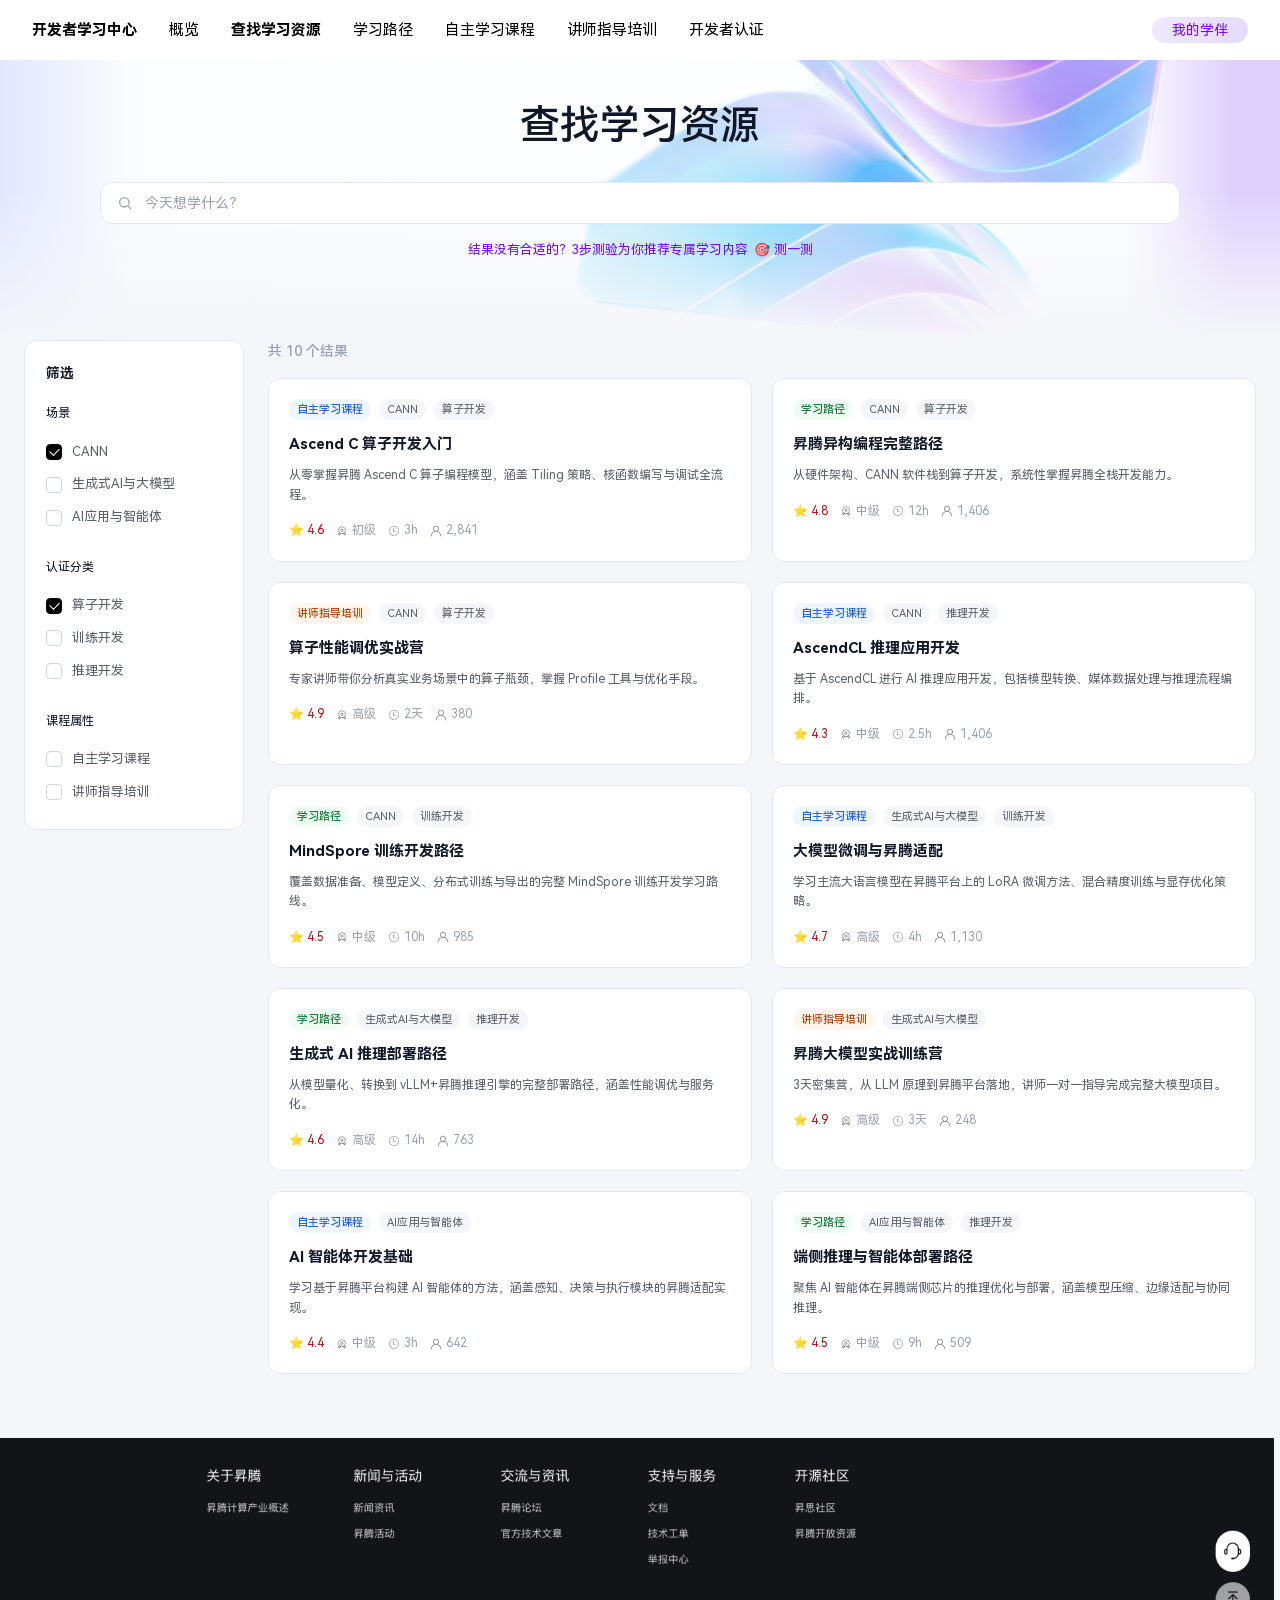
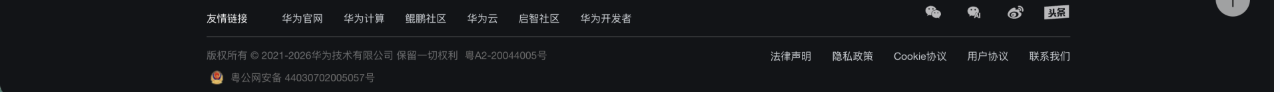
<file: find.html>
<!DOCTYPE html>
<html lang="zh-CN">
<head>
<meta charset="UTF-8">
<meta name="viewport" content="width=device-width, initial-scale=1.0">
<title>查找学习资源 · Ascend Developer</title>
<style>
  :root{
    /* 颜色对齐 /ascenddesign-system/tokens/design-tokens.json 的 color.* 令牌；
       分类标签色（蓝/绿/橙）是本页（Figma 节点 157:4080）特有的语义色，
       主页令牌没有对应场景，按约定保留为本页本地变量。 */
    --brand:#C7000B;
    --ink:#101828;
    --ink-2:#5A6069;
    --ink-3:#99A1AF;
    --line:#E5E7EB;
    --line-2:#F3F3F3;
    --bg:#FFFFFF;
    --bg-soft:#F5F6FA;
    --tag-blue-bg:#EFF6FF; --tag-blue-fg:#2563EB;
    --tag-green-bg:#F0FDF4; --tag-green-fg:#15803D;
    --tag-orange-bg:#FFF7ED; --tag-orange-fg:#C2410C;
    --accent-ai:#6E5BE0; --accent-ai-soft:#F0EDFC;
    --font:'HarmonyOS Sans SC','PingFang SC','Microsoft YaHei',sans-serif;
    --r-sm:8px; --r-md:12px; --r-lg:16px; --r-xl:20px;
    --shadow-1:0px 1px 3px rgba(0,0,0,.1);
    --shadow-lg:0px 4px 6px rgba(0,0,0,.1);
  }
  @font-face{ font-family:'HarmonyOS Sans SC'; src:url('assets/fonts/HarmonyOS_Sans_SC_Regular.woff2') format('woff2'); font-weight:400; font-style:normal; font-display:swap; }
  @font-face{ font-family:'HarmonyOS Sans SC'; src:url('assets/fonts/HarmonyOS_Sans_SC_Medium.woff2') format('woff2'); font-weight:600; font-style:normal; font-display:swap; }
  @font-face{ font-family:'HarmonyOS Sans SC'; src:url('assets/fonts/HarmonyOS_Sans_SC_Bold.woff2') format('woff2'); font-weight:700; font-style:normal; font-display:swap; }

  *{box-sizing:border-box;margin:0;padding:0}
  body{font-family:var(--font);color:var(--ink);background:var(--bg-soft);font-size:15px;line-height:1.6;-webkit-font-smoothing:antialiased}
  a{color:inherit;text-decoration:none}
  button{font-family:inherit;cursor:pointer;border:none;background:none;color:inherit}

  /* ================= 页头：导航条 + 横幅 =================
     结构来自 Figma 157:4086（Section）：本页顶部不是全站通用 topbar，而是
     首页副导航（概览/查找学习资源/…）延伸出来的局部导航条，叠在一张
     渐变+插画的横幅上，标题与搜索框浮在横幅内。渐变取值与首页
     .banner-base / .banner-fade 完全相同（同一份设计令牌）。 */
  .find-header{position:relative;height:340px;overflow:hidden;background:#fff}
  .find-banner-base{
    position:absolute;inset:0;
    background:linear-gradient(90deg,#E1E7FF 0%,rgba(182,197,254,.05) 10.2%,rgba(221,233,255,.05) 88%,#DED1FD 96.2%);
  }
  .find-banner-img{position:absolute;right:22px;top:-91px;width:848px;max-width:60%;height:auto}
  .find-banner-fade{
    position:absolute;left:0;right:0;bottom:0;height:150px;
    background:linear-gradient(180deg,rgba(244,245,247,0) 0%,var(--bg-soft) 100%);
  }

  .find-nav{position:relative;z-index:2;height:60px;background:#fff;display:flex;align-items:center;padding:0 32px;gap:32px}
  .find-nav-links{display:flex;align-items:center;gap:32px;font-size:15px;color:#000;flex:1}
  .find-nav-links a{color:#000}
  .find-nav-links a:hover{opacity:.7}
  .find-nav-links a.strong{font-weight:700}
  .find-companion-badge{
    flex:none;border-radius:999px;padding:5px 20px;font-size:14px;color:#730CFF;
    background:linear-gradient(115deg,rgba(223,212,251,.5),rgba(222,209,253,.8));
  }

  .find-hero{position:relative;z-index:1;max-width:1128px;margin:0 auto;padding:34px 24px 24px;text-align:center}
  .find-hero h1{font-size:40px;font-weight:600;color:var(--ink);margin-bottom:24px}
  .find-search-box{
    display:flex;align-items:center;gap:12px;
    max-width:1080px;margin:0 auto;
    background:var(--bg);border:1px solid var(--line);border-radius:var(--r-md);
    padding:12px 16px;
  }
  .find-search-box svg{flex:none;color:var(--ink-3)}
  .find-search-box input{flex:1;border:none;outline:none;font-family:inherit;font-size:14px;color:var(--ink);background:transparent}
  .find-search-box input::placeholder{color:var(--ink-3)}
  .find-quiz-hint{
    margin-top:16px;display:inline-flex;align-items:center;gap:6px;
    font-size:13px;color:#730CFF;cursor:pointer;
  }
  .find-quiz-hint:hover{text-decoration:underline}

  .find-layout{max-width:1360px;margin:0 auto;padding:0 24px 64px;display:flex;gap:24px;align-items:flex-start}

  .find-sidebar{
    width:220px;flex:none;background:var(--bg);border:1px solid var(--line);
    border-radius:var(--r-md);padding:21px;position:sticky;top:24px;
  }
  .find-sidebar h3{font-size:14px;font-weight:700;margin-bottom:20px}
  .filter-group{margin-bottom:24px}
  .filter-group:last-child{margin-bottom:0}
  .filter-group .fg-label{font-size:12px;color:var(--ink);margin-bottom:12px}
  .filter-option{display:flex;align-items:center;gap:10px;padding:6px 0;cursor:pointer;font-size:13px;color:var(--ink-2)}
  .filter-option input{display:none}
  .filter-option .box{
    width:16px;height:16px;flex:none;border-radius:4px;border:1px solid #D0D5DD;
    display:flex;align-items:center;justify-content:center;background:var(--bg);
  }
  .filter-option input:checked ~ .box{background:#000;border-color:#000}
  .filter-option input:checked ~ .box::after{content:'';width:8px;height:5px;border-left:1.5px solid #fff;border-bottom:1.5px solid #fff;transform:rotate(-45deg) translate(1px,-1px)}

  .find-results{flex:1;min-width:0}
  .find-result-count{font-size:14px;font-weight:600;color:var(--ink-3);margin-bottom:16px}
  .find-grid{display:grid;grid-template-columns:repeat(auto-fill,minmax(340px,1fr));gap:20px}
  .find-card{display:block;background:var(--bg);border:1px solid var(--line);border-radius:var(--r-md);padding:20px;transition:box-shadow .15s}
  .find-card:hover{box-shadow:var(--shadow-lg)}
  .find-card-tags{display:flex;flex-wrap:wrap;gap:8px;margin-bottom:12px}
  .find-tag{border-radius:999px;padding:2px 8px;font-size:11px;line-height:17px}
  .find-tag.type{font-weight:600}
  .find-tag.sub{background:var(--bg-soft);color:var(--ink-2)}
  .find-card h4{font-size:15px;font-weight:700;color:var(--ink);margin-bottom:10px}
  .find-card p{font-size:12px;line-height:19.5px;color:var(--ink-2);margin-bottom:16px}
  .find-card-meta{display:flex;align-items:center;gap:12px;font-size:12px;color:var(--ink-3)}
  .find-card-meta .rating{display:flex;align-items:center;gap:4px;color:var(--brand)}
  .find-card-meta span{display:flex;align-items:center;gap:4px}
  .find-card-meta img{width:12px;height:12px}

  .find-footer-img{display:block;width:100%;height:auto}

  /* ===== 我的学伴 下拉面板（来自 Figma 节点 188:24234 / 188:24346 / 188:24427，
     4 个学习子页面共用同一套样式与交互，仅入口触发按钮沿用各页面自己的徽章样式） ===== */
  .comp-wrap{position:relative;flex:none}
  .comp-panel{position:fixed;width:400px;max-height:80vh;overflow-y:auto;background:#fff;border-radius:16px;box-shadow:0 16px 48px rgba(16,24,40,.18),0 4px 12px rgba(16,24,40,.10);z-index:200;display:none}
  .comp-panel.open{display:block}
  .comp-head{display:flex;align-items:center;gap:10px;padding:16px 20px;border-bottom:1px solid #F3F3F3}
  .comp-head img{width:24px;height:24px;flex:none}
  .comp-head span{flex:1;font-size:14px;font-weight:600;color:#101828}
  .comp-close{width:15px;height:15px;flex:none;color:#99A1AF}
  .comp-close:hover{color:#101828}
  .comp-sec-head{width:100%;display:flex;align-items:center;gap:8px;padding:14px 20px;font-size:13px;font-weight:600;color:#101828}
  .comp-sec-head:hover{background:#FAFAFB}
  .comp-sec-head .ic{width:16px;height:16px;flex:none;display:flex}
  .comp-sec-head .chev{margin-left:auto;flex:none;transition:transform .2s}
  .comp-sec-head.closed .chev{transform:rotate(180deg)}
  .comp-sec-body{padding:0 20px 16px;max-height:640px;overflow:hidden;transition:max-height .25s ease}
  .comp-sec-body.closed{max-height:0;padding-top:0;padding-bottom:0}
  .comp-stat-row{display:flex;gap:12px;padding:11px 0}
  .comp-stat-row+.comp-stat-row{border-top:1px solid #F3F3F3}
  .comp-stat-box{flex:none;width:60px;border-radius:10px;text-align:center;padding:10px 4px;display:flex;flex-direction:column;align-items:center;justify-content:center;gap:3px}
  .comp-stat-box b{font-size:18px;font-weight:600;line-height:1}
  .comp-stat-box span{font-size:9px;font-weight:500}
  .comp-stat-items{flex:1;min-width:0;display:flex;flex-direction:column;gap:11px}
  .comp-stat-item{display:block;padding:4px 6px;margin:-4px -6px;border-radius:8px;cursor:pointer;transition:background .12s}
  .comp-stat-item:hover{background:#F9F9F9}
  .comp-stat-item .row1{display:flex;align-items:center;justify-content:space-between;font-size:11px;gap:8px;margin-bottom:5px}
  .comp-stat-item .row1 .t{color:#101828;white-space:nowrap;overflow:hidden;text-overflow:ellipsis}
  .comp-stat-item:hover .row1 .t{text-decoration:underline}
  .comp-stat-item .row1 .meta{display:flex;align-items:center;gap:6px;flex:none;color:#9BA1AB}
  .comp-stat-item .row1 .meta .sep{width:1px;height:9px;background:#D9D9D9}
  .comp-stat-item .row1 .meta .pct{color:#9BA1AB}
  .comp-bar{height:4px;border-radius:999px;background:#EDEDED;overflow:hidden}
  .comp-bar-fill{height:100%;background:#2E53FA;border-radius:999px}
  .comp-cert-item{display:flex;align-items:center;justify-content:space-between;font-size:11px;color:#101828;gap:8px}
  .comp-cert-item+.comp-cert-item{margin-top:9px}
  .comp-cert-pill{flex:none;border-radius:999px;padding:3px 10px 3px 8px;font-size:9px;font-weight:600;color:#fff;display:flex;align-items:center;gap:4px;white-space:nowrap}
  .comp-tabs{display:flex;gap:2px;background:#F2F3F5;border-radius:8px;padding:3px;margin-bottom:12px}
  .comp-tab{flex:1;padding:6px;border-radius:6px;border:none;background:none;font-family:inherit;cursor:pointer;font-size:12px;font-weight:600;color:#9BA1AB}
  .comp-tab.active{background:#fff;color:#101828}
  .comp-list.closed{display:none}
  .comp-item{display:flex;align-items:flex-start;gap:10px;padding:10px;border-radius:10px;cursor:pointer;transition:background .12s}
  .comp-item:hover{background:#F9F9F9}
  .comp-num{flex:none;width:20px;height:20px;border-radius:50%;background:linear-gradient(135deg,#2E53FA,#7B25F4);color:#fff;font-size:11px;font-weight:600;display:flex;align-items:center;justify-content:center}
  .comp-item.plan .comp-num{background:#000}
  .comp-item-body{flex:1;min-width:0}
  .comp-item-body h5{font-size:12px;font-weight:400;color:#101828;margin-bottom:3px}
  .comp-item:hover .comp-item-body h5{text-decoration:underline}
  .comp-item-body p{font-size:10px;color:#9BA1AB;line-height:1.5}
  .comp-item-arrow{flex:none;color:#9BA1AB;margin-top:3px}
</style>
</head>
<body>

<div class="find-header">
  <div class="find-banner-base"></div>
  <img class="find-banner-img" src="assets/images/find-banner.png" alt="">
  <div class="find-banner-fade"></div>

  <nav class="find-nav">
    <div class="find-nav-links">
      <a href="index.html" class="strong">开发者学习中心</a>
      <a href="index.html">概览</a>
      <a href="find.html" class="strong">查找学习资源</a>
      <a href="paths.html">学习路径</a>
      <a href="courses.html">自主学习课程</a>
      <a href="training.html">讲师指导培训</a>
      <a href="certification.html">开发者认证</a>
    </div>
    <div class="comp-wrap">
      <button class="find-companion-badge comp-trigger" onclick="compToggle(event)">我的学伴</button>
      <div class="comp-panel" id="compPanel">
        <div class="comp-head">
          <img src="assets/images/companion-icon.png" alt="">
          <span>我的学伴</span>
          <svg class="comp-close" onclick="compClose()" viewBox="0 0 24 24" fill="none" stroke="currentColor" stroke-width="2"><path d="M6 6l12 12M18 6L6 18"/></svg>
        </div>
        <div>
          <button class="comp-sec-head" data-sec="progress" onclick="compToggleSection('progress')">
            <svg class="ic" viewBox="0 0 24 24" fill="none" stroke="currentColor" stroke-width="2"><path d="M4 5c3-1 5-1 8 1 3-2 5-2 8-1v13c-3-1-5-1-8 1-3-2-5-2-8-1z"/></svg>
            <span>学习进度</span>
            <svg class="chev" width="12" height="12" viewBox="0 0 24 24" fill="none" stroke="currentColor" stroke-width="2.5"><path d="M6 15l6-6 6 6"/></svg>
          </button>
          <div class="comp-sec-body" id="compSec-progress">
            <div class="comp-stat-row">
              <div class="comp-stat-box" style="background:#FDF4FF;color:#9333EA"><b>2</b><span>学习路径</span></div>
              <div class="comp-stat-items">
                <a class="comp-stat-item" href="detail.html?title=算子开发工程师成长路径"><div class="row1"><span class="t">算子开发工程师成长路径</span><span class="meta"><span class="n">3/8节</span><span class="sep"></span><span class="pct">45%</span></span></div><div class="comp-bar"><div class="comp-bar-fill" style="width:45%"></div></div></a>
                <a class="comp-stat-item" href="detail.html?title=CANN 全栈开发路径"><div class="row1"><span class="t">CANN 全栈开发路径</span><span class="meta"><span class="n">1/6节</span><span class="sep"></span><span class="pct">20%</span></span></div><div class="comp-bar"><div class="comp-bar-fill" style="width:20%"></div></div></a>
              </div>
            </div>
            <div class="comp-stat-row">
              <div class="comp-stat-box" style="background:#EFF6FF;color:#2E53FA"><b>2</b><span>课程</span></div>
              <div class="comp-stat-items">
                <a class="comp-stat-item" href="detail.html?title=Ascend C 算子开发入门"><div class="row1"><span class="t">Ascend C 算子开发入门</span><span class="meta"><span class="n">9/12节</span><span class="sep"></span><span class="pct">78%</span></span></div><div class="comp-bar"><div class="comp-bar-fill" style="width:78%"></div></div></a>
                <a class="comp-stat-item" href="detail.html?title=AscendCL 推理应用开发"><div class="row1"><span class="t">AscendCL 推理应用开发</span><span class="meta"><span class="n">3/9节</span><span class="sep"></span><span class="pct">33%</span></span></div><div class="comp-bar"><div class="comp-bar-fill" style="width:33%"></div></div></a>
              </div>
            </div>
            <div class="comp-stat-row">
              <div class="comp-stat-box" style="background:#FFDFC8;color:#FA832E"><b>2</b><span>开发者认证</span></div>
              <div class="comp-stat-items">
                <div class="comp-cert-item"><span>HCIP-AI 算子开发方向</span><span class="comp-cert-pill" style="background:#058EF0">● 考试阅卷中</span></div>
                <div class="comp-cert-item"><span>HCIA-AI 昇腾基础认证</span><span class="comp-cert-pill" style="background:#158040">✓ 证书已发放</span></div>
              </div>
            </div>
          </div>
        </div>
        <div>
          <button class="comp-sec-head closed" data-sec="next" onclick="compToggleSection('next')">
            <svg class="ic" viewBox="0 0 24 24" fill="none" stroke="currentColor" stroke-width="2"><path d="M4 4h13a3 3 0 013 3v13H7a3 3 0 01-3-3z"/><path d="M4 4v13a3 3 0 003 3"/></svg>
            <span>接下来学</span>
            <svg class="chev" width="12" height="12" viewBox="0 0 24 24" fill="none" stroke="currentColor" stroke-width="2.5"><path d="M6 15l6-6 6 6"/></svg>
          </button>
          <div class="comp-sec-body closed" id="compSec-next">
            <div class="comp-tabs">
              <button class="comp-tab active" data-t="rec" onclick="compSwitchTab('rec')">推荐</button>
              <button class="comp-tab" data-t="plan" onclick="compSwitchTab('plan')">我的计划</button>
            </div>
            <div class="comp-list" id="compList-rec">
              <a class="comp-item" href="detail.html?title=矢量算子编写进阶"><div class="comp-num">1</div><div class="comp-item-body"><h5>矢量算子编写进阶</h5><p>深入 Ascend C 矢量计算 API，掌握复杂算子的实现与调试方法。</p></div><svg class="comp-item-arrow" width="13" height="13" viewBox="0 0 24 24" fill="none" stroke="currentColor" stroke-width="2"><path d="M9 6l6 6-6 6"/></svg></a>
              <a class="comp-item" href="detail.html?title=Tiling 切分策略详解"><div class="comp-num">2</div><div class="comp-item-body"><h5>Tiling 切分策略详解</h5><p>理解 Tiling 基本原理，编写支持多种数据规模的自适应切分策略。</p></div><svg class="comp-item-arrow" width="13" height="13" viewBox="0 0 24 24" fill="none" stroke="currentColor" stroke-width="2"><path d="M9 6l6 6-6 6"/></svg></a>
              <a class="comp-item" href="detail.html?title=融合算子开发实战"><div class="comp-num">3</div><div class="comp-item-body"><h5>融合算子开发实战</h5><p>把多个单算子合并为一个融合算子，显著降低数据搬运开销。</p></div><svg class="comp-item-arrow" width="13" height="13" viewBox="0 0 24 24" fill="none" stroke="currentColor" stroke-width="2"><path d="M9 6l6 6-6 6"/></svg></a>
            </div>
            <div class="comp-list closed" id="compList-plan">
              <a class="comp-item plan" href="detail.html?title=多核并行计算"><div class="comp-num">1</div><div class="comp-item-body"><h5>多核并行计算</h5><p>利用多个 AI Core 并行协同完成大规模张量计算，掌握核间同步机制。</p></div><svg class="comp-item-arrow" width="13" height="13" viewBox="0 0 24 24" fill="none" stroke="currentColor" stroke-width="2"><path d="M9 6l6 6-6 6"/></svg></a>
              <a class="comp-item plan" href="detail.html?title=Profiling 分析"><div class="comp-num">2</div><div class="comp-item-body"><h5>Profiling 分析</h5><p>使用昇腾 Profiling 工具解读算子执行时间线，定位性能热点。</p></div><svg class="comp-item-arrow" width="13" height="13" viewBox="0 0 24 24" fill="none" stroke="currentColor" stroke-width="2"><path d="M9 6l6 6-6 6"/></svg></a>
              <a class="comp-item plan" href="detail.html?title=推理开发实战"><div class="comp-num">3</div><div class="comp-item-body"><h5>推理开发实战</h5><p>把多个单算子合并为一个融合算子，显著降低数据搬运开销。</p></div><svg class="comp-item-arrow" width="13" height="13" viewBox="0 0 24 24" fill="none" stroke="currentColor" stroke-width="2"><path d="M9 6l6 6-6 6"/></svg></a>
            </div>
          </div>
        </div>
      </div>
    </div>
  </nav>

  <div class="find-hero">
    <h1>查找学习资源</h1>
    <div class="find-search-box">
      <svg width="16" height="16" viewBox="0 0 24 24" fill="none" stroke="currentColor" stroke-width="2"><circle cx="11" cy="11" r="7"/><path d="M21 21l-4.3-4.3"/></svg>
      <input type="text" id="findSearchInput" placeholder="今天想学什么？" onkeydown="if(event.key==='Enter') runFindSearch()">
    </div>
    <div class="find-quiz-hint" onclick="openQuizMatch()">
      <span>结果没有合适的？3步测验为你推荐专属学习内容</span>
      <span>🎯 测一测</span>
    </div>
  </div>
</div>

<div class="find-layout">
  <aside class="find-sidebar">
    <h3>筛选</h3>
    <div class="filter-group">
      <div class="fg-label">场景</div>
      <label class="filter-option"><input type="checkbox" checked><span class="box"></span>CANN</label>
      <label class="filter-option"><input type="checkbox"><span class="box"></span>生成式AI与大模型</label>
      <label class="filter-option"><input type="checkbox"><span class="box"></span>AI应用与智能体</label>
    </div>
    <div class="filter-group">
      <div class="fg-label">认证分类</div>
      <label class="filter-option"><input type="checkbox" checked><span class="box"></span>算子开发</label>
      <label class="filter-option"><input type="checkbox"><span class="box"></span>训练开发</label>
      <label class="filter-option"><input type="checkbox"><span class="box"></span>推理开发</label>
    </div>
    <div class="filter-group">
      <div class="fg-label">课程属性</div>
      <label class="filter-option"><input type="checkbox"><span class="box"></span>自主学习课程</label>
      <label class="filter-option"><input type="checkbox"><span class="box"></span>讲师指导培训</label>
    </div>
  </aside>

  <main class="find-results">
    <div class="find-result-count" id="findResultCount"></div>
    <div class="find-grid" id="findGrid"></div>
  </main>
</div>

<img class="find-footer-img" src="assets/images/footer-visual.png" alt="">

<!-- 学习路径匹配弹窗（与 index.html 共用同一套内容/逻辑） -->
<div class="qm-overlay" id="quizMatchOverlay">
  <div class="qm-card">
    <div class="qm-head">
      <span class="qm-icon">🎯</span>
      <div class="qm-head-text">
        <div class="qm-title" id="qmTitle"></div>
        <div class="qm-subtitle" id="qmSubtitle"></div>
      </div>
      <button class="qm-close" onclick="closeQuizMatch()" aria-label="关闭">
        <svg width="15" height="15" viewBox="0 0 24 24" fill="none" stroke="currentColor" stroke-width="2"><path d="M6 6l12 12M18 6L6 18"/></svg>
      </button>
    </div>
    <div class="qm-progress-track"><div class="qm-progress-fill" id="qmProgressFill"></div></div>
    <div class="qm-body" id="qmBody"></div>
  </div>
</div>

<style>
  :root{ --qm-ink:#16181D; --qm-ink-3:#9BA1AB; --qm-line:#EAECEF; --qm-line-2:#F2F3F5; --qm-progress-fill:#E4DBFC; }
  .qm-overlay{display:none;position:fixed;inset:0;background:rgba(16,24,40,.5);align-items:flex-start;justify-content:center;padding-top:15vh;z-index:100}
  .qm-overlay.open{display:flex}
  .qm-card{background:#fff;width:560px;max-width:90vw;border-radius:var(--r-lg);box-shadow:var(--shadow-lg);overflow:hidden;animation:qm-card-in .2s ease}
  @keyframes qm-card-in{from{opacity:0;transform:translateY(-8px) scale(.98)}to{opacity:1;transform:translateY(0) scale(1)}}
  .qm-head{display:flex;align-items:flex-start;gap:12px;padding:20px 24px;border-bottom:1px solid var(--qm-line)}
  .qm-icon{font-size:20px;line-height:30px}
  .qm-head-text{flex:1;min-width:0}
  .qm-title{font-size:16px;line-height:24px;font-weight:600;color:var(--qm-ink)}
  .qm-subtitle{display:none;font-size:12px;line-height:18px;color:var(--qm-ink-3);margin-top:2px}
  .qm-close{width:28px;height:28px;flex:none;border-radius:var(--r-sm);display:flex;align-items:center;justify-content:center;color:var(--qm-ink-3);transition:background .15s}
  .qm-close:hover{background:var(--bg-soft)}
  .qm-progress-track{height:3px;background:var(--qm-line-2)}
  .qm-progress-fill{height:100%;width:0%;background:var(--qm-progress-fill);border-radius:999px;transition:width .3s ease}
  .qm-body{padding:24px;min-height:254px;animation:qm-body-in .2s ease}
  @keyframes qm-body-in{from{opacity:0;transform:translateX(8px)}to{opacity:1;transform:translateX(0)}}
  .qm-step-label{font-size:12px;line-height:18px;color:var(--qm-ink-3)}
  .qm-question{font-size:17px;line-height:23.375px;font-weight:600;color:var(--qm-ink);margin-top:4px;margin-bottom:20px}
  .qm-options{display:grid;grid-template-columns:1fr 1fr;gap:12px 9px}
  .qm-option{background:#fff;border:1px solid var(--qm-line);border-radius:var(--r-md);padding:14px 16px;font-size:14px;line-height:21px;color:var(--qm-ink);text-align:left;transition:border-color .15s,background .15s}
  .qm-option:hover{border-color:#000;background:var(--bg-soft)}
  .qm-loading{display:flex;flex-direction:column;align-items:center;justify-content:center;gap:14px;min-height:206px}
  .qm-spinner{width:32px;height:32px;border-radius:50%;border:3px solid var(--qm-line);border-top-color:var(--qm-ink);animation:qm-spin .8s linear infinite}
  @keyframes qm-spin{to{transform:rotate(360deg)}}
  .qm-loading-text{font-size:14px;color:var(--qm-ink-3)}
  .qm-result{text-align:center}
  .qm-result-emoji{font-size:32px;line-height:48px}
  .qm-result-heading{font-size:15px;line-height:22.5px;font-weight:600;color:var(--qm-ink);margin-top:8px;margin-bottom:12px}
  .qm-tags{display:flex;flex-wrap:wrap;justify-content:center;gap:8px;margin-bottom:20px}
  .qm-tag{background:var(--qm-line);color:#000;border-radius:999px;padding:4px 12px;font-size:12px;line-height:18px;font-weight:600}
  .qm-cta{width:100%;height:45px;border-radius:var(--r-md);background:transparent;border:1px solid #000;color:#000;font-size:14px;font-weight:600;transition:background .15s}
  .qm-cta:hover{background:var(--bg-soft)}
</style>

<script>
/* ================= 结果数据 =================
   来源：Figma 节点 157:4235（查找学习资源结果网格）。原稿右列复制了左列 5 张卡片
   凑「共15个结果」，去重后按 10 条真实内容展示，结果数标签也相应改为「共 10 个结果」。 */
const FIND_RESULTS = [
  { type: '自主学习课程', typeColor: 'blue', subtags: ['CANN', '算子开发'], title: 'Ascend C 算子开发入门', desc: '从零掌握昇腾 Ascend C 算子编程模型，涵盖 Tiling 策略、核函数编写与调试全流程。', rating: '4.6', level: '初级', time: '3h', count: '2,841' },
  { type: '学习路径', typeColor: 'green', subtags: ['CANN', '算子开发'], title: '昇腾异构编程完整路径', desc: '从硬件架构、CANN 软件栈到算子开发，系统性掌握昇腾全栈开发能力。', rating: '4.8', level: '中级', time: '12h', count: '1,406' },
  { type: '讲师指导培训', typeColor: 'orange', subtags: ['CANN', '算子开发'], title: '算子性能调优实战营', desc: '专家讲师带你分析真实业务场景中的算子瓶颈，掌握 Profile 工具与优化手段。', rating: '4.9', level: '高级', time: '2天', count: '380' },
  { type: '自主学习课程', typeColor: 'blue', subtags: ['CANN', '推理开发'], title: 'AscendCL 推理应用开发', desc: '基于 AscendCL 进行 AI 推理应用开发，包括模型转换、媒体数据处理与推理流程编排。', rating: '4.3', level: '中级', time: '2.5h', count: '1,406' },
  { type: '学习路径', typeColor: 'green', subtags: ['CANN', '训练开发'], title: 'MindSpore 训练开发路径', desc: '覆盖数据准备、模型定义、分布式训练与导出的完整 MindSpore 训练开发学习路线。', rating: '4.5', level: '中级', time: '10h', count: '985' },
  { type: '自主学习课程', typeColor: 'blue', subtags: ['生成式AI与大模型', '训练开发'], title: '大模型微调与昇腾适配', desc: '学习主流大语言模型在昇腾平台上的 LoRA 微调方法、混合精度训练与显存优化策略。', rating: '4.7', level: '高级', time: '4h', count: '1,130' },
  { type: '学习路径', typeColor: 'green', subtags: ['生成式AI与大模型', '推理开发'], title: '生成式 AI 推理部署路径', desc: '从模型量化、转换到 vLLM+昇腾推理引擎的完整部署路径，涵盖性能调优与服务化。', rating: '4.6', level: '高级', time: '14h', count: '763' },
  { type: '讲师指导培训', typeColor: 'orange', subtags: ['生成式AI与大模型'], title: '昇腾大模型实战训练营', desc: '3天密集营，从 LLM 原理到昇腾平台落地，讲师一对一指导完成完整大模型项目。', rating: '4.9', level: '高级', time: '3天', count: '248' },
  { type: '自主学习课程', typeColor: 'blue', subtags: ['AI应用与智能体'], title: 'AI 智能体开发基础', desc: '学习基于昇腾平台构建 AI 智能体的方法，涵盖感知、决策与执行模块的昇腾适配实现。', rating: '4.4', level: '中级', time: '3h', count: '642' },
  { type: '学习路径', typeColor: 'green', subtags: ['AI应用与智能体', '推理开发'], title: '端侧推理与智能体部署路径', desc: '聚焦 AI 智能体在昇腾端侧芯片的推理优化与部署，涵盖模型压缩、边缘适配与协同推理。', rating: '4.5', level: '中级', time: '9h', count: '509' },
];

function cardHTML(r){
  const tagBg = { blue: 'var(--tag-blue-bg)', green: 'var(--tag-green-bg)', orange: 'var(--tag-orange-bg)' }[r.typeColor];
  const tagFg = { blue: 'var(--tag-blue-fg)', green: 'var(--tag-green-fg)', orange: 'var(--tag-orange-fg)' }[r.typeColor];
  return '<a class="find-card" href="detail.html?title=' + encodeURIComponent(r.title) + '">' +
    '<div class="find-card-tags">' +
      '<span class="find-tag type" style="background:' + tagBg + ';color:' + tagFg + ';">' + r.type + '</span>' +
      r.subtags.map(t => '<span class="find-tag sub">' + t + '</span>').join('') +
    '</div>' +
    '<h4>' + r.title + '</h4>' +
    '<p>' + r.desc + '</p>' +
    '<div class="find-card-meta">' +
      '<span class="rating">⭐ ' + r.rating + '</span>' +
      '<span><img src="assets/icons/icon-level.svg" alt="">' + r.level + '</span>' +
      '<span><img src="assets/icons/icon-time.svg" alt="">' + r.time + '</span>' +
      '<span><img src="assets/icons/icon-people.svg" alt="">' + r.count + '</span>' +
    '</div>' +
  '</a>';
}

function renderFindResults(){
  document.getElementById('findResultCount').textContent = '共 ' + FIND_RESULTS.length + ' 个结果';
  document.getElementById('findGrid').innerHTML = FIND_RESULTS.map(cardHTML).join('');
}

function runFindSearch(){
  // 仅作为原型演示：回车后刷新同一份示例结果（无真实检索后端）
  renderFindResults();
}

// 从首页搜索面板「查看全部结果」跳转过来时，带上已输入的关键词
(function initFromQuery(){
  const q = new URLSearchParams(location.search).get('q');
  if (q) document.getElementById('findSearchInput').value = q;
  renderFindResults();
})();
</script>

<script>
const QUIZ_STEPS = [
  { label: '第 1 步 / 共 3 步', headerTitle: '简单三步，祝你快速开启昇腾学习之旅', question: '你是什么角色？',
    options: ['AI 初学者', '高校学生', '算法工程师', '应用开发者', '推理部署', '算子开发', '随便看看'] },
  { label: '第 2 步 / 共 3 步', headerTitle: '很好，那么', question: '你的目标是？',
    options: ['昇腾通用知识', '训练开发', '算子开发', '推理开发', '获取人才认证', '以上都有'] },
  { label: '第 3 步 / 共 3 步', headerTitle: '好的～', question: '你当前的水平是？',
    options: ['零基础', '熟悉 Python', '熟悉 Triton', '熟悉 C++', '熟悉 CUDA C / Ascend C'] },
];
let qmStep = 0;
let qmAnswers = [];
function openQuizMatch(){ qmStep = 0; qmAnswers = []; document.getElementById('quizMatchOverlay').classList.add('open'); renderQuizStep(); }
function closeQuizMatch(){ document.getElementById('quizMatchOverlay').classList.remove('open'); }
function setQmProgress(pct){ document.getElementById('qmProgressFill').style.width = pct + '%'; }
function renderQuizStep(){
  const body = document.getElementById('qmBody');
  const titleEl = document.getElementById('qmTitle');
  const subEl = document.getElementById('qmSubtitle');
  if (typeof qmStep === 'number') {
    const s = QUIZ_STEPS[qmStep];
    titleEl.textContent = s.headerTitle;
    subEl.style.display = 'none';
    setQmProgress(qmStep / QUIZ_STEPS.length * 100);
    body.innerHTML =
      '<div class="qm-step-label">' + s.label + '</div>' +
      '<div class="qm-question">' + s.question + '</div>' +
      '<div class="qm-options">' + s.options.map((o, i) =>
        '<button class="qm-option" onclick="pickQuizOption(' + i + ')">' + o + '</button>'
      ).join('') + '</div>';
  } else if (qmStep === 'loading') {
    titleEl.textContent = '稍等片刻';
    subEl.style.display = 'none';
    body.innerHTML = '<div class="qm-loading"><div class="qm-spinner"></div><div class="qm-loading-text">正在为你匹配学习路径…</div></div>';
  } else if (qmStep === 'result') {
    titleEl.textContent = '学习路径匹配';
    subEl.textContent = '回答 3 道题，为你推荐最合适的资源';
    subEl.style.display = 'block';
    setQmProgress(100);
    sessionStorage.setItem('qmAnswers', JSON.stringify(qmAnswers));
    body.innerHTML =
      '<div class="qm-result">' +
        '<div class="qm-result-emoji">🎉</div>' +
        '<div class="qm-result-heading">已为你匹配最合适的学习路径</div>' +
        '<div class="qm-tags">' + qmAnswers.map(a => '<span class="qm-tag">' + a + '</span>').join('') + '</div>' +
        '<button class="qm-cta" onclick="window.location.href=\'index.html?rec=1\'">查看专属推荐</button>' +
      '</div>';
  }
}
function pickQuizOption(i){
  const s = QUIZ_STEPS[qmStep];
  qmAnswers.push(s.options[i]);
  if (qmStep < QUIZ_STEPS.length - 1) { qmStep++; renderQuizStep(); }
  else { qmStep = 'loading'; renderQuizStep(); setTimeout(() => { qmStep = 'result'; renderQuizStep(); }, 1200); }
}

/* ===== 我的学伴 下拉面板 ===== */
function compToggle(e){
  e.stopPropagation();
  var panel=document.getElementById('compPanel');
  var trigger=e.currentTarget;
  var willOpen=!panel.classList.contains('open');
  if(willOpen){
    var r=trigger.getBoundingClientRect();
    panel.style.top=(r.bottom+10)+'px';
    panel.style.right=(window.innerWidth-r.right)+'px';
  }
  panel.classList.toggle('open');
}
function compClose(){document.getElementById('compPanel').classList.remove('open');}
document.addEventListener('click',function(e){
  var panel=document.getElementById('compPanel');
  if(panel&&panel.classList.contains('open')&&!panel.contains(e.target)&&!e.target.closest('.comp-trigger'))panel.classList.remove('open');
});
function compToggleSection(name){
  var otherName=name==='progress'?'next':'progress';
  var currentlyOpen=!document.getElementById('compSec-'+name).classList.contains('closed');
  var target=currentlyOpen?otherName:name;
  ['progress','next'].forEach(function(s){
    var head=document.querySelector('.comp-sec-head[data-sec="'+s+'"]');
    var body=document.getElementById('compSec-'+s);
    if(s===target){head.classList.remove('closed');body.classList.remove('closed');}
    else{head.classList.add('closed');body.classList.add('closed');}
  });
}
function compSwitchTab(name){
  ['rec','plan'].forEach(function(t){
    document.querySelector('.comp-tab[data-t="'+t+'"]').classList.toggle('active', t===name);
    document.getElementById('compList-'+t).classList.toggle('closed', t!==name);
  });
}
</script>
</body>
</html>
</file>
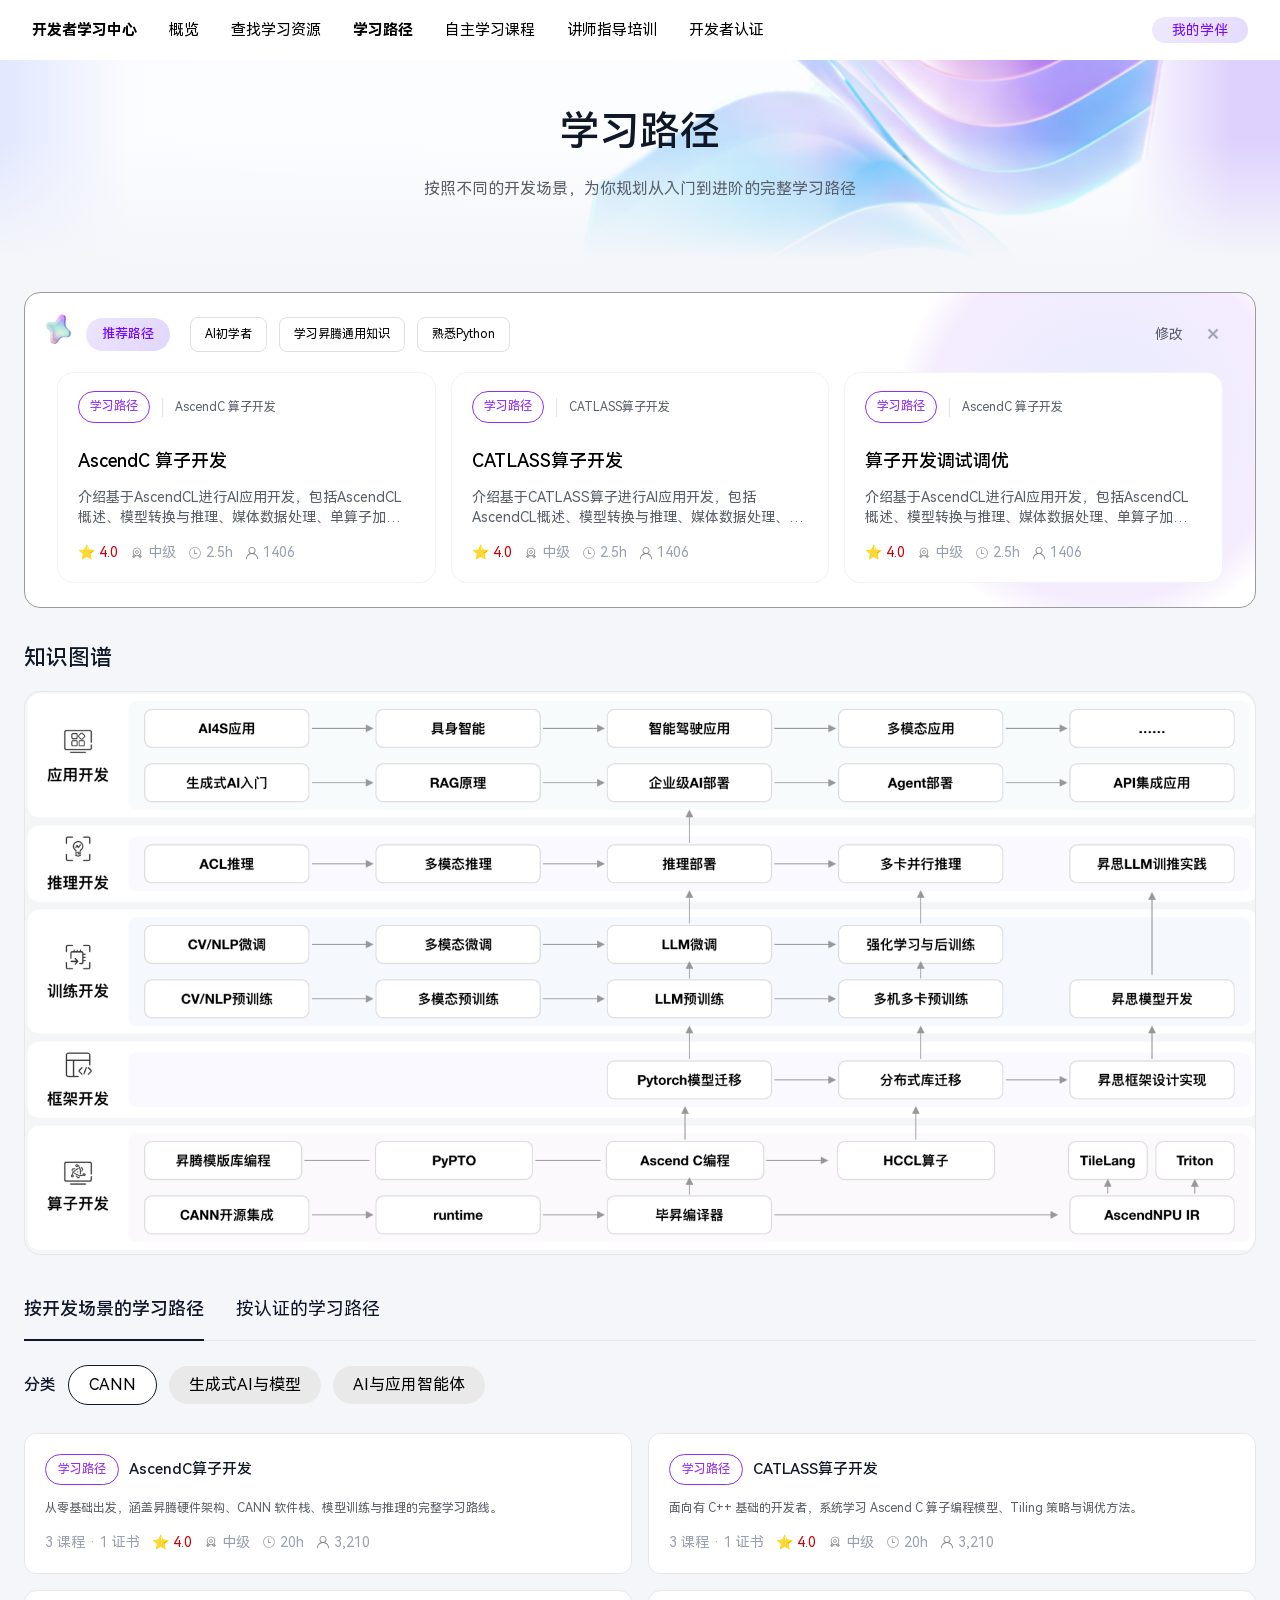
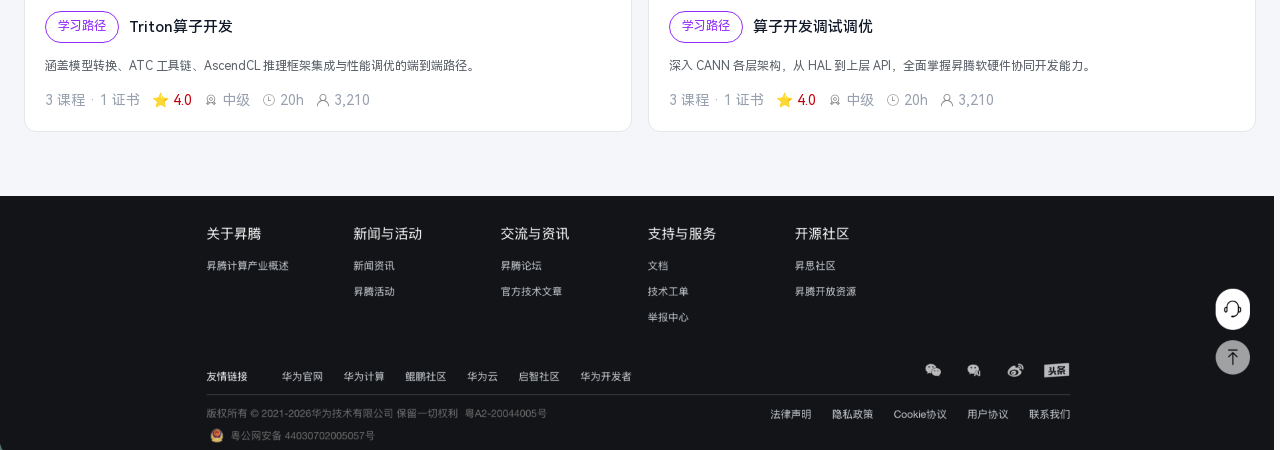
<file: paths.html>
<!DOCTYPE html>
<html lang="zh-CN">
<head>
<meta charset="UTF-8">
<meta name="viewport" content="width=device-width, initial-scale=1.0">
<title>学习路径 · Ascend Developer</title>
<style>
  :root{
    --brand:#C7000B;
    --ink:#101828;
    --ink-2:#5A6069;
    --ink-3:#99A1AF;
    --line:#E5E7EB;
    --line-2:#F3F3F3;
    --bg:#FFFFFF;
    --bg-soft:#F5F6FA;
    --tag-blue-bg:#EFF6FF; --tag-blue-fg:#2563EB;
    --tag-green-bg:#F0FDF4; --tag-green-fg:#15803D;
    --tag-orange-bg:#FFF7ED; --tag-orange-fg:#C2410C;
    --tag-purple-fg:#912EFA;
    --font:'HarmonyOS Sans SC','PingFang SC','Microsoft YaHei',sans-serif;
    --r-sm:8px; --r-md:12px; --r-lg:16px; --r-xl:20px;
    --shadow-lg:0px 4px 6px rgba(0,0,0,.1);
  }
  @font-face{ font-family:'HarmonyOS Sans SC'; src:url('assets/fonts/HarmonyOS_Sans_SC_Regular.woff2') format('woff2'); font-weight:400; font-style:normal; font-display:swap; }
  @font-face{ font-family:'HarmonyOS Sans SC'; src:url('assets/fonts/HarmonyOS_Sans_SC_Medium.woff2') format('woff2'); font-weight:600; font-style:normal; font-display:swap; }
  @font-face{ font-family:'HarmonyOS Sans SC'; src:url('assets/fonts/HarmonyOS_Sans_SC_Bold.woff2') format('woff2'); font-weight:700; font-style:normal; font-display:swap; }

  *{box-sizing:border-box;margin:0;padding:0}
  body{font-family:var(--font);color:var(--ink);background:var(--bg-soft);font-size:15px;line-height:1.6;-webkit-font-smoothing:antialiased}
  a{color:inherit;text-decoration:none}
  button{font-family:inherit;cursor:pointer;border:none;background:none;color:inherit}

  /* 页头结构与 find.html 一致：局部导航条叠在渐变+插画横幅上（同一套设计令牌） */
  .pg-header{position:relative;height:260px;overflow:hidden;background:#fff}
  .pg-banner-base{position:absolute;inset:0;background:linear-gradient(90deg,#E1E7FF 0%,rgba(182,197,254,.05) 10.2%,rgba(221,233,255,.05) 88%,#DED1FD 96.2%);}
  .pg-banner-img{position:absolute;right:22px;top:-91px;width:848px;max-width:60%;height:auto}
  .pg-banner-fade{position:absolute;left:0;right:0;bottom:0;height:120px;background:linear-gradient(180deg,rgba(244,245,247,0) 0%,var(--bg-soft) 100%);}
  .pg-nav{position:relative;z-index:2;height:60px;background:#fff;display:flex;align-items:center;padding:0 32px;gap:32px}
  .pg-nav-links{display:flex;align-items:center;gap:32px;font-size:15px;color:#000;flex:1}
  .pg-nav-links a{color:#000}
  .pg-nav-links a:hover{opacity:.7}
  .pg-nav-links a.strong{font-weight:700}
  .pg-companion-badge{flex:none;border-radius:999px;padding:5px 20px;font-size:14px;color:#730CFF;background:linear-gradient(115deg,rgba(223,212,251,.5),rgba(222,209,253,.8));}
  .pg-hero{position:relative;z-index:1;max-width:1128px;margin:0 auto;padding:40px 24px 0;text-align:center}
  .pg-hero h1{font-size:40px;font-weight:600;color:var(--ink)}
  .pg-hero p{font-size:16px;color:var(--ink-2);margin-top:12px}

  .pg-body{max-width:1488px;margin:0 auto;padding:32px 24px 64px}
  .pg-tabs{display:flex;gap:32px;border-bottom:1px solid var(--line);margin-bottom:24px}
  .pg-tab{padding:0 0 16px;font-size:18px;color:var(--ink);cursor:pointer;position:relative}
  .pg-tab.active{font-weight:600}
  .pg-tab.active::after{content:'';position:absolute;left:0;right:0;bottom:-1px;height:2px;background:var(--ink)}
  .pg-filters{display:flex;align-items:center;gap:12px;margin-bottom:28px;flex-wrap:wrap}
  .pg-filters .label{font-size:16px;font-weight:600;color:var(--ink)}
  .pg-chip{border-radius:999px;padding:6px 20px;font-size:16px;background:#E9E9E9;color:#000}
  .pg-chip.active{background:#fff;border:1px solid var(--ink)}

  .pg-grid{display:grid;grid-template-columns:1fr 1fr;gap:16px}
  .pg-card{background:#fff;border:1px solid var(--line);border-radius:var(--r-md);padding:20px}
  .pg-card-top{display:flex;align-items:center;gap:10px;margin-bottom:14px}
  .pg-card-tag{border-radius:999px;padding:5px 12px;font-size:12px;border:1px solid var(--tag-purple-fg);color:var(--tag-purple-fg)}
  .pg-card h4{font-size:15px;font-weight:600;color:var(--ink)}
  .pg-card p{font-size:12px;color:var(--ink-2);margin-bottom:14px;line-height:1.5}
  .pg-card-meta{display:flex;flex-wrap:wrap;align-items:center;gap:12px;font-size:14px;color:var(--ink-3)}
  .pg-card-meta .rating{color:var(--brand)}
  .pg-card-meta span{display:inline-flex;align-items:center;gap:4px}
  .pg-card-meta img{width:14px;height:14px}

  .pg-cat-heading{font-size:20px;font-weight:600;color:var(--ink);margin:32px 0 16px}
  .pg-cat-heading:first-child{margin-top:0}
  .pg-course-grid{display:grid;grid-template-columns:repeat(3,1fr);gap:16px}
  .pg-course-card{background:#fff;border:1px solid var(--line);border-radius:var(--r-md);padding:18px}
  .pg-course-card .top{display:flex;align-items:center;gap:8px;margin-bottom:12px}
  .pg-course-tag{border-radius:999px;padding:4px 10px;font-size:11px}
  .pg-course-tag.blue{background:var(--tag-blue-bg);color:var(--tag-blue-fg)}
  .pg-course-tag.orange{background:var(--tag-orange-bg);color:var(--tag-orange-fg)}
  .pg-course-card .match{font-size:11px;color:var(--ink-3)}
  .pg-course-card h5{font-size:15px;font-weight:600;color:#000;margin-bottom:10px}
  .pg-course-card p{font-size:12px;color:var(--ink-2);margin-bottom:12px;line-height:1.5;display:-webkit-box;-webkit-line-clamp:2;-webkit-box-orient:vertical;overflow:hidden}
  .pg-course-meta{display:flex;flex-wrap:wrap;gap:10px;font-size:12px;color:var(--ink-2)}
  .pg-course-meta .rating{color:var(--brand)}

  .pg-cert-row{display:grid;grid-template-columns:repeat(3,1fr);gap:16px;margin-bottom:40px}
  .pg-cert-card{display:block;background:#fff;border:1px solid var(--line);border-radius:var(--r-md);padding:20px}
  .pg-cert-card img{display:block;width:100%;height:auto;border-radius:var(--r-sm);margin-bottom:14px}
  .pg-cert-card h5{font-size:16px;font-weight:600;color:#000;margin-bottom:10px}
  .pg-cert-card p{font-size:13px;color:var(--ink-2);line-height:1.5}
  .pg-faq-title{font-size:22px;font-weight:600;margin:60px 0 20px}
  .pg-faq-grid{display:grid;grid-template-columns:1fr 1fr;gap:16px 32px}
  .pg-faq-item{padding-bottom:16px;border-bottom:1px solid var(--line-2)}
  .pg-faq-q{font-size:16px;font-weight:600;color:var(--ink);margin-bottom:8px}
  .pg-faq-a{font-size:14px;color:var(--ink-2);line-height:1.6}

  .pg-intro{font-size:16px;color:rgba(0,0,0,0.6);margin-bottom:16px}
  .pg-footer-img{display:block;width:100%;height:auto}

  /* 推荐组件（来自 Figma 节点 160:6261 Group 34，每个子页面顶部都有一份，
     标签文字换成 推荐路径/推荐课程/推荐培训/推荐认证），复用与首页
     「专属推荐」楼层同一套卡片样式（.rec-card 系列） */
  .rec-widget{position:relative;background:#fff;border:1px solid #9B9B9B;border-radius:var(--r-lg);padding:24px 32px;overflow:hidden;margin-bottom:32px}
  .rec-widget::before{content:'';position:absolute;top:-80px;right:-60px;width:420px;height:420px;background:radial-gradient(circle, rgba(84,120,251,0.14), rgba(152,74,246,0.10) 60%, transparent 72%);border-radius:50%;pointer-events:none}
  .rec-star{position:absolute;left:20px;top:20px;width:27px;height:31px}
  .rec-widget-head{position:relative;display:flex;align-items:center;margin-bottom:20px;padding-left:29px}
  .rec-widget-label{background:linear-gradient(115deg,rgba(223,212,251,.6),rgba(222,209,253,.9));color:#730CFF;font-size:13px;font-weight:600;border-radius:999px;padding:6px 16px;margin-right:20px}
  .rec-chips{display:flex;gap:12px;flex-wrap:wrap;flex:1}
  .rec-chip{background:#fff;border:1px solid #DFDFDF;border-radius:var(--r-sm);padding:7px 14px;font-size:12px;color:#000}
  .rec-widget-right{display:flex;align-items:center;gap:20px;flex:none}
  .rec-edit-link{font-size:14px;color:var(--ink-2);cursor:pointer}
  .rec-edit-link:hover{color:var(--ink)}
  .rec-close{width:20px;height:20px;display:flex;align-items:center;justify-content:center;color:var(--ink-3);cursor:pointer}
  .rec-cards{position:relative;display:flex;gap:15px}
  .rec-card{flex:1;min-width:0;background:#fff;border:1px solid var(--line-2);border-radius:var(--r-lg);padding:18px 20px}
  .rec-card-top{display:flex;align-items:center;gap:12px;margin-bottom:24px}
  .rec-card-tag{flex:none;border-radius:var(--r-lg);padding:5px 11px 6px;font-size:12px;border:1px solid}
  .rec-card-match{font-size:12px;color:var(--ink-2);padding-left:12px;border-left:1px solid rgba(0,0,0,.1);white-space:nowrap;overflow:hidden;text-overflow:ellipsis}
  .rec-card h4{font-size:18px;font-weight:600;color:#000;margin-bottom:12px}
  .rec-card p{font-size:14px;line-height:1.4;color:var(--ink-2);margin-bottom:14px;display:-webkit-box;-webkit-line-clamp:2;-webkit-box-orient:vertical;overflow:hidden}
  .rec-card-meta{display:flex;align-items:center;gap:12px;font-size:12px;color:var(--ink-2)}
  .rec-card-meta .rating{color:var(--brand)}
  .rec-card-meta span{display:inline-flex;align-items:center;gap:4px}
  .rec-card-meta img{width:12px;height:12px}

  .pg-kg-title{font-size:22px;font-weight:600;margin:40px 0 16px}
  .pg-kg-img{display:block;width:100%;height:auto;border-radius:var(--r-lg);border:1px solid var(--line)}

  @media (max-width: 900px) {
    .pg-grid, .pg-course-grid, .pg-cert-row, .pg-faq-grid, .rec-cards { grid-template-columns: 1fr; flex-direction: column; }
  }

  /* ===== 我的学伴 下拉面板（来自 Figma 节点 188:24234 / 188:24346 / 188:24427，
     子页面共用同一套样式与交互，仅入口触发按钮沿用各页面自己的徽章样式） ===== */

  .comp-wrap{position:relative;flex:none}
  .comp-panel{position:fixed;width:400px;max-height:80vh;overflow-y:auto;background:#fff;border-radius:16px;box-shadow:0 16px 48px rgba(16,24,40,.18),0 4px 12px rgba(16,24,40,.10);z-index:200;display:none}
  .comp-panel.open{display:block}
  .comp-head{display:flex;align-items:center;gap:10px;padding:16px 20px;border-bottom:1px solid #F3F3F3}
  .comp-head img{width:24px;height:24px;flex:none}
  .comp-head span{flex:1;font-size:14px;font-weight:600;color:#101828}
  .comp-close{width:15px;height:15px;flex:none;color:#99A1AF}
  .comp-close:hover{color:#101828}
  .comp-sec-head{width:100%;display:flex;align-items:center;gap:8px;padding:14px 20px;font-size:13px;font-weight:600;color:#101828}
  .comp-sec-head:hover{background:#FAFAFB}
  .comp-sec-head .ic{width:16px;height:16px;flex:none;display:flex}
  .comp-sec-head .chev{margin-left:auto;flex:none;transition:transform .2s}
  .comp-sec-head.closed .chev{transform:rotate(180deg)}
  .comp-sec-body{padding:0 20px 16px;max-height:640px;overflow:hidden;transition:max-height .25s ease}
  .comp-sec-body.closed{max-height:0;padding-top:0;padding-bottom:0}
  .comp-stat-row{display:flex;gap:12px;padding:11px 0}
  .comp-stat-row+.comp-stat-row{border-top:1px solid #F3F3F3}
  .comp-stat-box{flex:none;width:60px;border-radius:10px;text-align:center;padding:10px 4px;display:flex;flex-direction:column;align-items:center;justify-content:center;gap:3px}
  .comp-stat-box b{font-size:18px;font-weight:600;line-height:1}
  .comp-stat-box span{font-size:9px;font-weight:500}
  .comp-stat-items{flex:1;min-width:0;display:flex;flex-direction:column;gap:11px}
  .comp-stat-item{display:block;padding:4px 6px;margin:-4px -6px;border-radius:8px;cursor:pointer;transition:background .12s}
  .comp-stat-item:hover{background:#F9F9F9}
  .comp-stat-item .row1{display:flex;align-items:center;justify-content:space-between;font-size:11px;gap:8px;margin-bottom:5px}
  .comp-stat-item .row1 .t{color:#101828;white-space:nowrap;overflow:hidden;text-overflow:ellipsis}
  .comp-stat-item:hover .row1 .t{text-decoration:underline}
  .comp-stat-item .row1 .meta{display:flex;align-items:center;gap:6px;flex:none;color:#9BA1AB}
  .comp-stat-item .row1 .meta .sep{width:1px;height:9px;background:#D9D9D9}
  .comp-stat-item .row1 .meta .pct{color:#9BA1AB}
  .comp-bar{height:4px;border-radius:999px;background:#EDEDED;overflow:hidden}
  .comp-bar-fill{height:100%;background:#2E53FA;border-radius:999px}
  .comp-cert-item{display:flex;align-items:center;justify-content:space-between;font-size:11px;color:#101828;gap:8px}
  .comp-cert-item+.comp-cert-item{margin-top:9px}
  .comp-cert-pill{flex:none;border-radius:999px;padding:3px 10px 3px 8px;font-size:9px;font-weight:600;color:#fff;display:flex;align-items:center;gap:4px;white-space:nowrap}
  .comp-tabs{display:flex;gap:2px;background:#F2F3F5;border-radius:8px;padding:3px;margin-bottom:12px}
  .comp-tab{flex:1;padding:6px;border-radius:6px;border:none;background:none;font-family:inherit;cursor:pointer;font-size:12px;font-weight:600;color:#9BA1AB}
  .comp-tab.active{background:#fff;color:#101828}
  .comp-list.closed{display:none}
  .comp-item{display:flex;align-items:flex-start;gap:10px;padding:10px;border-radius:10px;cursor:pointer;transition:background .12s}
  .comp-item:hover{background:#F9F9F9}
  .comp-num{flex:none;width:20px;height:20px;border-radius:50%;background:linear-gradient(135deg,#2E53FA,#7B25F4);color:#fff;font-size:11px;font-weight:600;display:flex;align-items:center;justify-content:center}
  .comp-item.plan .comp-num{background:#000}
  .comp-item-body{flex:1;min-width:0}
  .comp-item-body h5{font-size:12px;font-weight:400;color:#101828;margin-bottom:3px}
  .comp-item:hover .comp-item-body h5{text-decoration:underline}
  .comp-item-body p{font-size:10px;color:#9BA1AB;line-height:1.5}
  .comp-item-arrow{flex:none;color:#9BA1AB;margin-top:3px}

</style>
</head>
<body>
<div class="pg-header">
  <div class="pg-banner-base"></div>
  <img class="pg-banner-img" src="assets/images/find-banner.png" alt="">
  <div class="pg-banner-fade"></div>
  <nav class="pg-nav">
    <div class="pg-nav-links">
      <a href="index.html" class="strong">开发者学习中心</a><a href="index.html">概览</a><a href="find.html">查找学习资源</a><a href="paths.html" class="strong">学习路径</a><a href="courses.html">自主学习课程</a><a href="training.html">讲师指导培训</a><a href="certification.html">开发者认证</a>
    </div>
    <div class="comp-wrap">
      <button class="pg-companion-badge comp-trigger" onclick="compToggle(event)">我的学伴</button>
      <div class="comp-panel" id="compPanel">
  <div class="comp-head">
    <img src="assets/images/companion-icon.png" alt="">
    <span>我的学伴</span>
    <svg class="comp-close" onclick="compClose()" viewBox="0 0 24 24" fill="none" stroke="currentColor" stroke-width="2"><path d="M6 6l12 12M18 6L6 18"/></svg>
  </div>
  <div>
    <button class="comp-sec-head" data-sec="progress" onclick="compToggleSection('progress')">
      <svg class="ic" viewBox="0 0 24 24" fill="none" stroke="currentColor" stroke-width="2"><path d="M4 5c3-1 5-1 8 1 3-2 5-2 8-1v13c-3-1-5-1-8 1-3-2-5-2-8-1z"/></svg>
      <span>学习进度</span>
      <svg class="chev" width="12" height="12" viewBox="0 0 24 24" fill="none" stroke="currentColor" stroke-width="2.5"><path d="M6 15l6-6 6 6"/></svg>
    </button>
    <div class="comp-sec-body" id="compSec-progress">
      <div class="comp-stat-row">
        <div class="comp-stat-box" style="background:#FDF4FF;color:#9333EA"><b>2</b><span>学习路径</span></div>
        <div class="comp-stat-items">
          <a class="comp-stat-item" href="detail.html?title=算子开发工程师成长路径"><div class="row1"><span class="t">算子开发工程师成长路径</span><span class="meta"><span class="n">3/8节</span><span class="sep"></span><span class="pct">45%</span></span></div><div class="comp-bar"><div class="comp-bar-fill" style="width:45%"></div></div></a>
          <a class="comp-stat-item" href="detail.html?title=CANN 全栈开发路径"><div class="row1"><span class="t">CANN 全栈开发路径</span><span class="meta"><span class="n">1/6节</span><span class="sep"></span><span class="pct">20%</span></span></div><div class="comp-bar"><div class="comp-bar-fill" style="width:20%"></div></div></a>
        </div>
      </div>
      <div class="comp-stat-row">
        <div class="comp-stat-box" style="background:#EFF6FF;color:#2E53FA"><b>2</b><span>课程</span></div>
        <div class="comp-stat-items">
          <a class="comp-stat-item" href="detail.html?title=Ascend C 算子开发入门"><div class="row1"><span class="t">Ascend C 算子开发入门</span><span class="meta"><span class="n">9/12节</span><span class="sep"></span><span class="pct">78%</span></span></div><div class="comp-bar"><div class="comp-bar-fill" style="width:78%"></div></div></a>
          <a class="comp-stat-item" href="detail.html?title=AscendCL 推理应用开发"><div class="row1"><span class="t">AscendCL 推理应用开发</span><span class="meta"><span class="n">3/9节</span><span class="sep"></span><span class="pct">33%</span></span></div><div class="comp-bar"><div class="comp-bar-fill" style="width:33%"></div></div></a>
        </div>
      </div>
      <div class="comp-stat-row">
        <div class="comp-stat-box" style="background:#FFDFC8;color:#FA832E"><b>2</b><span>开发者认证</span></div>
        <div class="comp-stat-items">
          <div class="comp-cert-item"><span>HCIP-AI 算子开发方向</span><span class="comp-cert-pill" style="background:#058EF0">● 考试阅卷中</span></div>
          <div class="comp-cert-item"><span>HCIA-AI 昇腾基础认证</span><span class="comp-cert-pill" style="background:#158040">✓ 证书已发放</span></div>
        </div>
      </div>
    </div>
  </div>
  <div>
    <button class="comp-sec-head closed" data-sec="next" onclick="compToggleSection('next')">
      <svg class="ic" viewBox="0 0 24 24" fill="none" stroke="currentColor" stroke-width="2"><path d="M4 4h13a3 3 0 013 3v13H7a3 3 0 01-3-3z"/><path d="M4 4v13a3 3 0 003 3"/></svg>
      <span>接下来学</span>
      <svg class="chev" width="12" height="12" viewBox="0 0 24 24" fill="none" stroke="currentColor" stroke-width="2.5"><path d="M6 15l6-6 6 6"/></svg>
    </button>
    <div class="comp-sec-body closed" id="compSec-next">
      <div class="comp-tabs">
        <button class="comp-tab active" data-t="rec" onclick="compSwitchTab('rec')">推荐</button>
        <button class="comp-tab" data-t="plan" onclick="compSwitchTab('plan')">我的计划</button>
      </div>
      <div class="comp-list" id="compList-rec">
        <a class="comp-item " href="detail.html?title=矢量算子编写进阶"><div class="comp-num">1</div><div class="comp-item-body"><h5>矢量算子编写进阶</h5><p>深入 Ascend C 矢量计算 API，掌握复杂算子的实现与调试方法。</p></div><svg class="comp-item-arrow" width="13" height="13" viewBox="0 0 24 24" fill="none" stroke="currentColor" stroke-width="2"><path d="M9 6l6 6-6 6"/></svg></a>
        <a class="comp-item " href="detail.html?title=Tiling 切分策略详解"><div class="comp-num">2</div><div class="comp-item-body"><h5>Tiling 切分策略详解</h5><p>理解 Tiling 基本原理，编写支持多种数据规模的自适应切分策略。</p></div><svg class="comp-item-arrow" width="13" height="13" viewBox="0 0 24 24" fill="none" stroke="currentColor" stroke-width="2"><path d="M9 6l6 6-6 6"/></svg></a>
        <a class="comp-item " href="detail.html?title=融合算子开发实战"><div class="comp-num">3</div><div class="comp-item-body"><h5>融合算子开发实战</h5><p>把多个单算子合并为一个融合算子，显著降低数据搬运开销。</p></div><svg class="comp-item-arrow" width="13" height="13" viewBox="0 0 24 24" fill="none" stroke="currentColor" stroke-width="2"><path d="M9 6l6 6-6 6"/></svg></a>
      </div>
      <div class="comp-list closed" id="compList-plan">
        <a class="comp-item plan" href="detail.html?title=多核并行计算"><div class="comp-num">1</div><div class="comp-item-body"><h5>多核并行计算</h5><p>利用多个 AI Core 并行协同完成大规模张量计算，掌握核间同步机制。</p></div><svg class="comp-item-arrow" width="13" height="13" viewBox="0 0 24 24" fill="none" stroke="currentColor" stroke-width="2"><path d="M9 6l6 6-6 6"/></svg></a>
        <a class="comp-item plan" href="detail.html?title=Profiling 分析"><div class="comp-num">2</div><div class="comp-item-body"><h5>Profiling 分析</h5><p>使用昇腾 Profiling 工具解读算子执行时间线，定位性能热点。</p></div><svg class="comp-item-arrow" width="13" height="13" viewBox="0 0 24 24" fill="none" stroke="currentColor" stroke-width="2"><path d="M9 6l6 6-6 6"/></svg></a>
        <a class="comp-item plan" href="detail.html?title=推理开发实战"><div class="comp-num">3</div><div class="comp-item-body"><h5>推理开发实战</h5><p>把多个单算子合并为一个融合算子，显著降低数据搬运开销。</p></div><svg class="comp-item-arrow" width="13" height="13" viewBox="0 0 24 24" fill="none" stroke="currentColor" stroke-width="2"><path d="M9 6l6 6-6 6"/></svg></a>
      </div>
    </div>
  </div>
</div>
    </div>
  </nav>
  <div class="pg-hero">
    <h1>学习路径</h1>
    <p>按照不同的开发场景，为你规划从入门到进阶的完整学习路径</p>
  </div>
</div>
<div class="pg-body">
<div class="rec-widget">
  <img class="rec-star" src="assets/images/rec-star.png" alt="">
  <div class="rec-widget-head">
    <span class="rec-widget-label">推荐路径</span>
    <div class="rec-chips"><span class="rec-chip">AI初学者</span><span class="rec-chip">学习昇腾通用知识</span><span class="rec-chip">熟悉Python</span></div>
    <div class="rec-widget-right">
      <span class="rec-edit-link" onclick="alert('可在测一测里修改你的答案')">修改</span>
      <span class="rec-close" onclick="this.closest('.rec-widget').remove()">✕</span>
    </div>
  </div>
  <div class="rec-cards"><div class="rec-card"><div class="rec-card-top"><span class="rec-card-tag" style="border-color:#912EFA;color:#912EFA;">学习路径</span><span class="rec-card-match">AscendC 算子开发</span></div><h4>AscendC 算子开发</h4><p>介绍基于AscendCL进行AI应用开发，包括AscendCL概述、模型转换与推理、媒体数据处理、单算子加载与...</p><div class="pg-card-meta"><span class="rating">⭐ 4.0</span><span><img src="assets/icons/icon-level.svg" alt="">中级</span><span><img src="assets/icons/icon-time.svg" alt="">2.5h</span><span><img src="assets/icons/icon-people.svg" alt="">1406</span></div></div><div class="rec-card"><div class="rec-card-top"><span class="rec-card-tag" style="border-color:#912EFA;color:#912EFA;">学习路径</span><span class="rec-card-match">CATLASS算子开发</span></div><h4>CATLASS算子开发</h4><p>介绍基于CATLASS算子进行AI应用开发，包括AscendCL概述、模型转换与推理、媒体数据处理、单算子加载与...</p><div class="pg-card-meta"><span class="rating">⭐ 4.0</span><span><img src="assets/icons/icon-level.svg" alt="">中级</span><span><img src="assets/icons/icon-time.svg" alt="">2.5h</span><span><img src="assets/icons/icon-people.svg" alt="">1406</span></div></div><div class="rec-card"><div class="rec-card-top"><span class="rec-card-tag" style="border-color:#912EFA;color:#912EFA;">学习路径</span><span class="rec-card-match">AscendC 算子开发</span></div><h4>算子开发调试调优</h4><p>介绍基于AscendCL进行AI应用开发，包括AscendCL概述、模型转换与推理、媒体数据处理、单算子加载与...</p><div class="pg-card-meta"><span class="rating">⭐ 4.0</span><span><img src="assets/icons/icon-level.svg" alt="">中级</span><span><img src="assets/icons/icon-time.svg" alt="">2.5h</span><span><img src="assets/icons/icon-people.svg" alt="">1406</span></div></div></div>
</div>
<div class="pg-kg-title" style="margin-top:0">知识图谱</div>
<img class="pg-kg-img" src="assets/images/knowledge-graph.png" alt="昇腾学习路径知识图谱"><div class="pg-tabs" style="margin-top:40px">
  <div class="pg-tab active">按开发场景的学习路径</div>
  <div class="pg-tab">按认证的学习路径</div>
</div><div class="pg-filters">
  <span class="label">分类</span>
  <span class="pg-chip active">CANN</span>
  <span class="pg-chip">生成式AI与模型</span>
  <span class="pg-chip">AI与应用智能体</span>
</div><div class="pg-grid"><a class="pg-card" href="detail.html?title=AscendC算子开发"><div class="pg-card-top"><span class="pg-card-tag">学习路径</span><h4>AscendC算子开发</h4></div><p>从零基础出发，涵盖昇腾硬件架构、CANN 软件栈、模型训练与推理的完整学习路线。</p><div class="pg-card-meta"><span>3 课程 · 1 证书</span><span class="rating">⭐ 4.0</span><span><img src="assets/icons/icon-level.svg" alt="">中级</span><span><img src="assets/icons/icon-time.svg" alt="">20h</span><span><img src="assets/icons/icon-people.svg" alt="">3,210</span></div></a><a class="pg-card" href="detail.html?title=CATLASS算子开发"><div class="pg-card-top"><span class="pg-card-tag">学习路径</span><h4>CATLASS算子开发</h4></div><p>面向有 C++ 基础的开发者，系统学习 Ascend C 算子编程模型、Tiling 策略与调优方法。</p><div class="pg-card-meta"><span>3 课程 · 1 证书</span><span class="rating">⭐ 4.0</span><span><img src="assets/icons/icon-level.svg" alt="">中级</span><span><img src="assets/icons/icon-time.svg" alt="">20h</span><span><img src="assets/icons/icon-people.svg" alt="">3,210</span></div></a><a class="pg-card" href="detail.html?title=Triton算子开发"><div class="pg-card-top"><span class="pg-card-tag">学习路径</span><h4>Triton算子开发</h4></div><p>涵盖模型转换、ATC 工具链、AscendCL 推理框架集成与性能调优的端到端路径。</p><div class="pg-card-meta"><span>3 课程 · 1 证书</span><span class="rating">⭐ 4.0</span><span><img src="assets/icons/icon-level.svg" alt="">中级</span><span><img src="assets/icons/icon-time.svg" alt="">20h</span><span><img src="assets/icons/icon-people.svg" alt="">3,210</span></div></a><a class="pg-card" href="detail.html?title=算子开发调试调优"><div class="pg-card-top"><span class="pg-card-tag">学习路径</span><h4>算子开发调试调优</h4></div><p>深入 CANN 各层架构，从 HAL 到上层 API，全面掌握昇腾软硬件协同开发能力。</p><div class="pg-card-meta"><span>3 课程 · 1 证书</span><span class="rating">⭐ 4.0</span><span><img src="assets/icons/icon-level.svg" alt="">中级</span><span><img src="assets/icons/icon-time.svg" alt="">20h</span><span><img src="assets/icons/icon-people.svg" alt="">3,210</span></div></a></div></div>
<img class="pg-footer-img" src="assets/images/footer-visual.png" alt="">
<script>
  function compToggle(e){
    e.stopPropagation();
    var panel=document.getElementById('compPanel');
    var trigger=e.currentTarget;
    var willOpen=!panel.classList.contains('open');
    if(willOpen){
      var r=trigger.getBoundingClientRect();
      panel.style.top=(r.bottom+10)+'px';
      panel.style.right=(window.innerWidth-r.right)+'px';
    }
    panel.classList.toggle('open');
  }
  function compClose(){document.getElementById('compPanel').classList.remove('open');}
  document.addEventListener('click',function(e){
    var panel=document.getElementById('compPanel');
    if(panel&&panel.classList.contains('open')&&!panel.contains(e.target)&&!e.target.closest('.comp-trigger'))panel.classList.remove('open');
  });
  function compToggleSection(name){
    var otherName=name==='progress'?'next':'progress';
    var currentlyOpen=!document.getElementById('compSec-'+name).classList.contains('closed');
    var target=currentlyOpen?otherName:name;
    ['progress','next'].forEach(function(s){
      var head=document.querySelector('.comp-sec-head[data-sec="'+s+'"]');
      var body=document.getElementById('compSec-'+s);
      if(s===target){head.classList.remove('closed');body.classList.remove('closed');}
      else{head.classList.add('closed');body.classList.add('closed');}
    });
  }
  function compSwitchTab(name){
    ['rec','plan'].forEach(function(t){
      document.querySelector('.comp-tab[data-t="'+t+'"]').classList.toggle('active', t===name);
      document.getElementById('compList-'+t).classList.toggle('closed', t!==name);
    });
  }
</script>
</body>
</html>
</file>
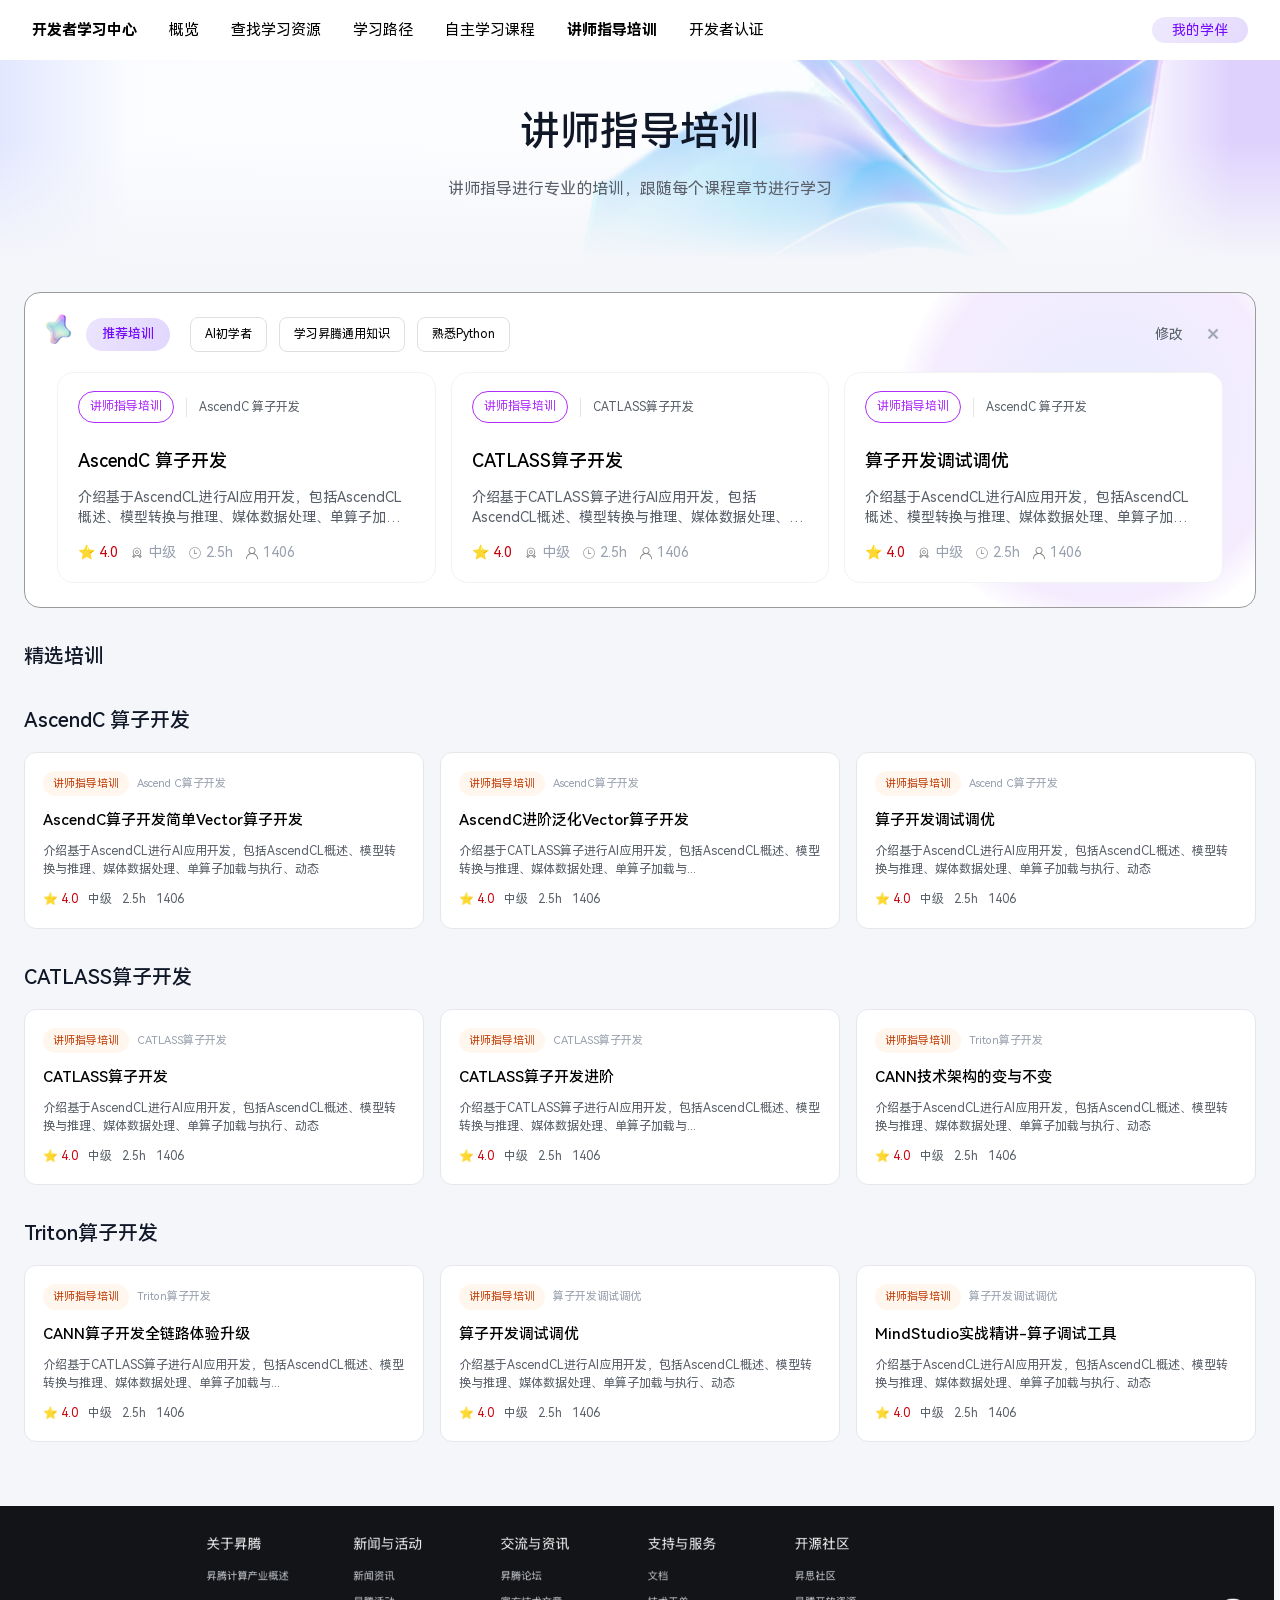
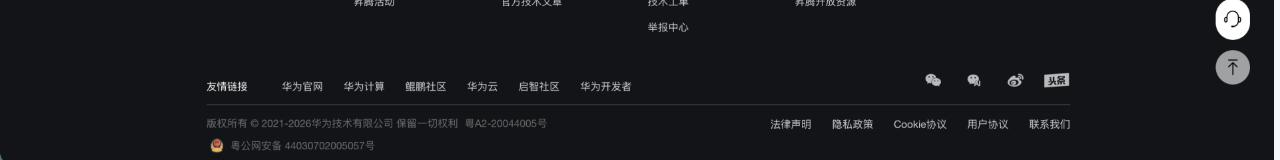
<file: training.html>
<!DOCTYPE html>
<html lang="zh-CN">
<head>
<meta charset="UTF-8">
<meta name="viewport" content="width=device-width, initial-scale=1.0">
<title>讲师指导培训 · Ascend Developer</title>
<style>
  :root{
    --brand:#C7000B;
    --ink:#101828;
    --ink-2:#5A6069;
    --ink-3:#99A1AF;
    --line:#E5E7EB;
    --line-2:#F3F3F3;
    --bg:#FFFFFF;
    --bg-soft:#F5F6FA;
    --tag-blue-bg:#EFF6FF; --tag-blue-fg:#2563EB;
    --tag-green-bg:#F0FDF4; --tag-green-fg:#15803D;
    --tag-orange-bg:#FFF7ED; --tag-orange-fg:#C2410C;
    --tag-purple-fg:#912EFA;
    --font:'HarmonyOS Sans SC','PingFang SC','Microsoft YaHei',sans-serif;
    --r-sm:8px; --r-md:12px; --r-lg:16px; --r-xl:20px;
    --shadow-lg:0px 4px 6px rgba(0,0,0,.1);
  }
  @font-face{ font-family:'HarmonyOS Sans SC'; src:url('assets/fonts/HarmonyOS_Sans_SC_Regular.woff2') format('woff2'); font-weight:400; font-style:normal; font-display:swap; }
  @font-face{ font-family:'HarmonyOS Sans SC'; src:url('assets/fonts/HarmonyOS_Sans_SC_Medium.woff2') format('woff2'); font-weight:600; font-style:normal; font-display:swap; }
  @font-face{ font-family:'HarmonyOS Sans SC'; src:url('assets/fonts/HarmonyOS_Sans_SC_Bold.woff2') format('woff2'); font-weight:700; font-style:normal; font-display:swap; }

  *{box-sizing:border-box;margin:0;padding:0}
  body{font-family:var(--font);color:var(--ink);background:var(--bg-soft);font-size:15px;line-height:1.6;-webkit-font-smoothing:antialiased}
  a{color:inherit;text-decoration:none}
  button{font-family:inherit;cursor:pointer;border:none;background:none;color:inherit}

  /* 页头结构与 find.html 一致：局部导航条叠在渐变+插画横幅上（同一套设计令牌） */
  .pg-header{position:relative;height:260px;overflow:hidden;background:#fff}
  .pg-banner-base{position:absolute;inset:0;background:linear-gradient(90deg,#E1E7FF 0%,rgba(182,197,254,.05) 10.2%,rgba(221,233,255,.05) 88%,#DED1FD 96.2%);}
  .pg-banner-img{position:absolute;right:22px;top:-91px;width:848px;max-width:60%;height:auto}
  .pg-banner-fade{position:absolute;left:0;right:0;bottom:0;height:120px;background:linear-gradient(180deg,rgba(244,245,247,0) 0%,var(--bg-soft) 100%);}
  .pg-nav{position:relative;z-index:2;height:60px;background:#fff;display:flex;align-items:center;padding:0 32px;gap:32px}
  .pg-nav-links{display:flex;align-items:center;gap:32px;font-size:15px;color:#000;flex:1}
  .pg-nav-links a{color:#000}
  .pg-nav-links a:hover{opacity:.7}
  .pg-nav-links a.strong{font-weight:700}
  .pg-companion-badge{flex:none;border-radius:999px;padding:5px 20px;font-size:14px;color:#730CFF;background:linear-gradient(115deg,rgba(223,212,251,.5),rgba(222,209,253,.8));}
  .pg-hero{position:relative;z-index:1;max-width:1128px;margin:0 auto;padding:40px 24px 0;text-align:center}
  .pg-hero h1{font-size:40px;font-weight:600;color:var(--ink)}
  .pg-hero p{font-size:16px;color:var(--ink-2);margin-top:12px}

  .pg-body{max-width:1488px;margin:0 auto;padding:32px 24px 64px}
  .pg-tabs{display:flex;gap:32px;border-bottom:1px solid var(--line);margin-bottom:24px}
  .pg-tab{padding:0 0 16px;font-size:18px;color:var(--ink);cursor:pointer;position:relative}
  .pg-tab.active{font-weight:600}
  .pg-tab.active::after{content:'';position:absolute;left:0;right:0;bottom:-1px;height:2px;background:var(--ink)}
  .pg-filters{display:flex;align-items:center;gap:12px;margin-bottom:28px;flex-wrap:wrap}
  .pg-filters .label{font-size:16px;font-weight:600;color:var(--ink)}
  .pg-chip{border-radius:999px;padding:6px 20px;font-size:16px;background:#E9E9E9;color:#000}
  .pg-chip.active{background:#fff;border:1px solid var(--ink)}

  .pg-grid{display:grid;grid-template-columns:1fr 1fr;gap:16px}
  .pg-card{background:#fff;border:1px solid var(--line);border-radius:var(--r-md);padding:20px}
  .pg-card-top{display:flex;align-items:center;gap:10px;margin-bottom:14px}
  .pg-card-tag{border-radius:999px;padding:5px 12px;font-size:12px;border:1px solid var(--tag-purple-fg);color:var(--tag-purple-fg)}
  .pg-card h4{font-size:15px;font-weight:600;color:var(--ink)}
  .pg-card p{font-size:12px;color:var(--ink-2);margin-bottom:14px;line-height:1.5}
  .pg-card-meta{display:flex;flex-wrap:wrap;align-items:center;gap:12px;font-size:14px;color:var(--ink-3)}
  .pg-card-meta .rating{color:var(--brand)}
  .pg-card-meta span{display:inline-flex;align-items:center;gap:4px}
  .pg-card-meta img{width:14px;height:14px}

  .pg-cat-heading{font-size:20px;font-weight:600;color:var(--ink);margin:32px 0 16px}
  .pg-cat-heading:first-child{margin-top:0}
  .pg-course-grid{display:grid;grid-template-columns:repeat(3,1fr);gap:16px}
  .pg-course-card{background:#fff;border:1px solid var(--line);border-radius:var(--r-md);padding:18px}
  .pg-course-card .top{display:flex;align-items:center;gap:8px;margin-bottom:12px}
  .pg-course-tag{border-radius:999px;padding:4px 10px;font-size:11px}
  .pg-course-tag.blue{background:var(--tag-blue-bg);color:var(--tag-blue-fg)}
  .pg-course-tag.orange{background:var(--tag-orange-bg);color:var(--tag-orange-fg)}
  .pg-course-card .match{font-size:11px;color:var(--ink-3)}
  .pg-course-card h5{font-size:15px;font-weight:600;color:#000;margin-bottom:10px}
  .pg-course-card p{font-size:12px;color:var(--ink-2);margin-bottom:12px;line-height:1.5;display:-webkit-box;-webkit-line-clamp:2;-webkit-box-orient:vertical;overflow:hidden}
  .pg-course-meta{display:flex;flex-wrap:wrap;gap:10px;font-size:12px;color:var(--ink-2)}
  .pg-course-meta .rating{color:var(--brand)}

  .pg-cert-row{display:grid;grid-template-columns:repeat(3,1fr);gap:16px;margin-bottom:40px}
  .pg-cert-card{display:block;background:#fff;border:1px solid var(--line);border-radius:var(--r-md);padding:20px}
  .pg-cert-card img{display:block;width:100%;height:auto;border-radius:var(--r-sm);margin-bottom:14px}
  .pg-cert-card h5{font-size:16px;font-weight:600;color:#000;margin-bottom:10px}
  .pg-cert-card p{font-size:13px;color:var(--ink-2);line-height:1.5}
  .pg-faq-title{font-size:22px;font-weight:600;margin:60px 0 20px}
  .pg-faq-grid{display:grid;grid-template-columns:1fr 1fr;gap:16px 32px}
  .pg-faq-item{padding-bottom:16px;border-bottom:1px solid var(--line-2)}
  .pg-faq-q{font-size:16px;font-weight:600;color:var(--ink);margin-bottom:8px}
  .pg-faq-a{font-size:14px;color:var(--ink-2);line-height:1.6}

  .pg-intro{font-size:16px;color:rgba(0,0,0,0.6);margin-bottom:16px}
  .pg-footer-img{display:block;width:100%;height:auto}

  /* 推荐组件（来自 Figma 节点 160:6261 Group 34，每个子页面顶部都有一份，
     标签文字换成 推荐路径/推荐课程/推荐培训/推荐认证），复用与首页
     「专属推荐」楼层同一套卡片样式（.rec-card 系列） */
  .rec-widget{position:relative;background:#fff;border:1px solid #9B9B9B;border-radius:var(--r-lg);padding:24px 32px;overflow:hidden;margin-bottom:32px}
  .rec-widget::before{content:'';position:absolute;top:-80px;right:-60px;width:420px;height:420px;background:radial-gradient(circle, rgba(84,120,251,0.14), rgba(152,74,246,0.10) 60%, transparent 72%);border-radius:50%;pointer-events:none}
  .rec-star{position:absolute;left:20px;top:20px;width:27px;height:31px}
  .rec-widget-head{position:relative;display:flex;align-items:center;margin-bottom:20px;padding-left:29px}
  .rec-widget-label{background:linear-gradient(115deg,rgba(223,212,251,.6),rgba(222,209,253,.9));color:#730CFF;font-size:13px;font-weight:600;border-radius:999px;padding:6px 16px;margin-right:20px}
  .rec-chips{display:flex;gap:12px;flex-wrap:wrap;flex:1}
  .rec-chip{background:#fff;border:1px solid #DFDFDF;border-radius:var(--r-sm);padding:7px 14px;font-size:12px;color:#000}
  .rec-widget-right{display:flex;align-items:center;gap:20px;flex:none}
  .rec-edit-link{font-size:14px;color:var(--ink-2);cursor:pointer}
  .rec-edit-link:hover{color:var(--ink)}
  .rec-close{width:20px;height:20px;display:flex;align-items:center;justify-content:center;color:var(--ink-3);cursor:pointer}
  .rec-cards{position:relative;display:flex;gap:15px}
  .rec-card{flex:1;min-width:0;background:#fff;border:1px solid var(--line-2);border-radius:var(--r-lg);padding:18px 20px}
  .rec-card-top{display:flex;align-items:center;gap:12px;margin-bottom:24px}
  .rec-card-tag{flex:none;border-radius:var(--r-lg);padding:5px 11px 6px;font-size:12px;border:1px solid}
  .rec-card-match{font-size:12px;color:var(--ink-2);padding-left:12px;border-left:1px solid rgba(0,0,0,.1);white-space:nowrap;overflow:hidden;text-overflow:ellipsis}
  .rec-card h4{font-size:18px;font-weight:600;color:#000;margin-bottom:12px}
  .rec-card p{font-size:14px;line-height:1.4;color:var(--ink-2);margin-bottom:14px;display:-webkit-box;-webkit-line-clamp:2;-webkit-box-orient:vertical;overflow:hidden}
  .rec-card-meta{display:flex;align-items:center;gap:12px;font-size:12px;color:var(--ink-2)}
  .rec-card-meta .rating{color:var(--brand)}
  .rec-card-meta span{display:inline-flex;align-items:center;gap:4px}
  .rec-card-meta img{width:12px;height:12px}

  .pg-kg-title{font-size:22px;font-weight:600;margin:40px 0 16px}
  .pg-kg-img{display:block;width:100%;height:auto;border-radius:var(--r-lg);border:1px solid var(--line)}

  @media (max-width: 900px) {
    .pg-grid, .pg-course-grid, .pg-cert-row, .pg-faq-grid, .rec-cards { grid-template-columns: 1fr; flex-direction: column; }
  }

  /* ===== 我的学伴 下拉面板（来自 Figma 节点 188:24234 / 188:24346 / 188:24427，
     子页面共用同一套样式与交互，仅入口触发按钮沿用各页面自己的徽章样式） ===== */

  .comp-wrap{position:relative;flex:none}
  .comp-panel{position:fixed;width:400px;max-height:80vh;overflow-y:auto;background:#fff;border-radius:16px;box-shadow:0 16px 48px rgba(16,24,40,.18),0 4px 12px rgba(16,24,40,.10);z-index:200;display:none}
  .comp-panel.open{display:block}
  .comp-head{display:flex;align-items:center;gap:10px;padding:16px 20px;border-bottom:1px solid #F3F3F3}
  .comp-head img{width:24px;height:24px;flex:none}
  .comp-head span{flex:1;font-size:14px;font-weight:600;color:#101828}
  .comp-close{width:15px;height:15px;flex:none;color:#99A1AF}
  .comp-close:hover{color:#101828}
  .comp-sec-head{width:100%;display:flex;align-items:center;gap:8px;padding:14px 20px;font-size:13px;font-weight:600;color:#101828}
  .comp-sec-head:hover{background:#FAFAFB}
  .comp-sec-head .ic{width:16px;height:16px;flex:none;display:flex}
  .comp-sec-head .chev{margin-left:auto;flex:none;transition:transform .2s}
  .comp-sec-head.closed .chev{transform:rotate(180deg)}
  .comp-sec-body{padding:0 20px 16px;max-height:640px;overflow:hidden;transition:max-height .25s ease}
  .comp-sec-body.closed{max-height:0;padding-top:0;padding-bottom:0}
  .comp-stat-row{display:flex;gap:12px;padding:11px 0}
  .comp-stat-row+.comp-stat-row{border-top:1px solid #F3F3F3}
  .comp-stat-box{flex:none;width:60px;border-radius:10px;text-align:center;padding:10px 4px;display:flex;flex-direction:column;align-items:center;justify-content:center;gap:3px}
  .comp-stat-box b{font-size:18px;font-weight:600;line-height:1}
  .comp-stat-box span{font-size:9px;font-weight:500}
  .comp-stat-items{flex:1;min-width:0;display:flex;flex-direction:column;gap:11px}
  .comp-stat-item{display:block;padding:4px 6px;margin:-4px -6px;border-radius:8px;cursor:pointer;transition:background .12s}
  .comp-stat-item:hover{background:#F9F9F9}
  .comp-stat-item .row1{display:flex;align-items:center;justify-content:space-between;font-size:11px;gap:8px;margin-bottom:5px}
  .comp-stat-item .row1 .t{color:#101828;white-space:nowrap;overflow:hidden;text-overflow:ellipsis}
  .comp-stat-item:hover .row1 .t{text-decoration:underline}
  .comp-stat-item .row1 .meta{display:flex;align-items:center;gap:6px;flex:none;color:#9BA1AB}
  .comp-stat-item .row1 .meta .sep{width:1px;height:9px;background:#D9D9D9}
  .comp-stat-item .row1 .meta .pct{color:#9BA1AB}
  .comp-bar{height:4px;border-radius:999px;background:#EDEDED;overflow:hidden}
  .comp-bar-fill{height:100%;background:#2E53FA;border-radius:999px}
  .comp-cert-item{display:flex;align-items:center;justify-content:space-between;font-size:11px;color:#101828;gap:8px}
  .comp-cert-item+.comp-cert-item{margin-top:9px}
  .comp-cert-pill{flex:none;border-radius:999px;padding:3px 10px 3px 8px;font-size:9px;font-weight:600;color:#fff;display:flex;align-items:center;gap:4px;white-space:nowrap}
  .comp-tabs{display:flex;gap:2px;background:#F2F3F5;border-radius:8px;padding:3px;margin-bottom:12px}
  .comp-tab{flex:1;padding:6px;border-radius:6px;border:none;background:none;font-family:inherit;cursor:pointer;font-size:12px;font-weight:600;color:#9BA1AB}
  .comp-tab.active{background:#fff;color:#101828}
  .comp-list.closed{display:none}
  .comp-item{display:flex;align-items:flex-start;gap:10px;padding:10px;border-radius:10px;cursor:pointer;transition:background .12s}
  .comp-item:hover{background:#F9F9F9}
  .comp-num{flex:none;width:20px;height:20px;border-radius:50%;background:linear-gradient(135deg,#2E53FA,#7B25F4);color:#fff;font-size:11px;font-weight:600;display:flex;align-items:center;justify-content:center}
  .comp-item.plan .comp-num{background:#000}
  .comp-item-body{flex:1;min-width:0}
  .comp-item-body h5{font-size:12px;font-weight:400;color:#101828;margin-bottom:3px}
  .comp-item:hover .comp-item-body h5{text-decoration:underline}
  .comp-item-body p{font-size:10px;color:#9BA1AB;line-height:1.5}
  .comp-item-arrow{flex:none;color:#9BA1AB;margin-top:3px}

</style>
</head>
<body>
<div class="pg-header">
  <div class="pg-banner-base"></div>
  <img class="pg-banner-img" src="assets/images/find-banner.png" alt="">
  <div class="pg-banner-fade"></div>
  <nav class="pg-nav">
    <div class="pg-nav-links">
      <a href="index.html" class="strong">开发者学习中心</a><a href="index.html">概览</a><a href="find.html">查找学习资源</a><a href="paths.html">学习路径</a><a href="courses.html">自主学习课程</a><a href="training.html" class="strong">讲师指导培训</a><a href="certification.html">开发者认证</a>
    </div>
    <div class="comp-wrap">
      <button class="pg-companion-badge comp-trigger" onclick="compToggle(event)">我的学伴</button>
      <div class="comp-panel" id="compPanel">
  <div class="comp-head">
    <img src="assets/images/companion-icon.png" alt="">
    <span>我的学伴</span>
    <svg class="comp-close" onclick="compClose()" viewBox="0 0 24 24" fill="none" stroke="currentColor" stroke-width="2"><path d="M6 6l12 12M18 6L6 18"/></svg>
  </div>
  <div>
    <button class="comp-sec-head" data-sec="progress" onclick="compToggleSection('progress')">
      <svg class="ic" viewBox="0 0 24 24" fill="none" stroke="currentColor" stroke-width="2"><path d="M4 5c3-1 5-1 8 1 3-2 5-2 8-1v13c-3-1-5-1-8 1-3-2-5-2-8-1z"/></svg>
      <span>学习进度</span>
      <svg class="chev" width="12" height="12" viewBox="0 0 24 24" fill="none" stroke="currentColor" stroke-width="2.5"><path d="M6 15l6-6 6 6"/></svg>
    </button>
    <div class="comp-sec-body" id="compSec-progress">
      <div class="comp-stat-row">
        <div class="comp-stat-box" style="background:#FDF4FF;color:#9333EA"><b>2</b><span>学习路径</span></div>
        <div class="comp-stat-items">
          <a class="comp-stat-item" href="detail.html?title=算子开发工程师成长路径"><div class="row1"><span class="t">算子开发工程师成长路径</span><span class="meta"><span class="n">3/8节</span><span class="sep"></span><span class="pct">45%</span></span></div><div class="comp-bar"><div class="comp-bar-fill" style="width:45%"></div></div></a>
          <a class="comp-stat-item" href="detail.html?title=CANN 全栈开发路径"><div class="row1"><span class="t">CANN 全栈开发路径</span><span class="meta"><span class="n">1/6节</span><span class="sep"></span><span class="pct">20%</span></span></div><div class="comp-bar"><div class="comp-bar-fill" style="width:20%"></div></div></a>
        </div>
      </div>
      <div class="comp-stat-row">
        <div class="comp-stat-box" style="background:#EFF6FF;color:#2E53FA"><b>2</b><span>课程</span></div>
        <div class="comp-stat-items">
          <a class="comp-stat-item" href="detail.html?title=Ascend C 算子开发入门"><div class="row1"><span class="t">Ascend C 算子开发入门</span><span class="meta"><span class="n">9/12节</span><span class="sep"></span><span class="pct">78%</span></span></div><div class="comp-bar"><div class="comp-bar-fill" style="width:78%"></div></div></a>
          <a class="comp-stat-item" href="detail.html?title=AscendCL 推理应用开发"><div class="row1"><span class="t">AscendCL 推理应用开发</span><span class="meta"><span class="n">3/9节</span><span class="sep"></span><span class="pct">33%</span></span></div><div class="comp-bar"><div class="comp-bar-fill" style="width:33%"></div></div></a>
        </div>
      </div>
      <div class="comp-stat-row">
        <div class="comp-stat-box" style="background:#FFDFC8;color:#FA832E"><b>2</b><span>开发者认证</span></div>
        <div class="comp-stat-items">
          <div class="comp-cert-item"><span>HCIP-AI 算子开发方向</span><span class="comp-cert-pill" style="background:#058EF0">● 考试阅卷中</span></div>
          <div class="comp-cert-item"><span>HCIA-AI 昇腾基础认证</span><span class="comp-cert-pill" style="background:#158040">✓ 证书已发放</span></div>
        </div>
      </div>
    </div>
  </div>
  <div>
    <button class="comp-sec-head closed" data-sec="next" onclick="compToggleSection('next')">
      <svg class="ic" viewBox="0 0 24 24" fill="none" stroke="currentColor" stroke-width="2"><path d="M4 4h13a3 3 0 013 3v13H7a3 3 0 01-3-3z"/><path d="M4 4v13a3 3 0 003 3"/></svg>
      <span>接下来学</span>
      <svg class="chev" width="12" height="12" viewBox="0 0 24 24" fill="none" stroke="currentColor" stroke-width="2.5"><path d="M6 15l6-6 6 6"/></svg>
    </button>
    <div class="comp-sec-body closed" id="compSec-next">
      <div class="comp-tabs">
        <button class="comp-tab active" data-t="rec" onclick="compSwitchTab('rec')">推荐</button>
        <button class="comp-tab" data-t="plan" onclick="compSwitchTab('plan')">我的计划</button>
      </div>
      <div class="comp-list" id="compList-rec">
        <a class="comp-item " href="detail.html?title=矢量算子编写进阶"><div class="comp-num">1</div><div class="comp-item-body"><h5>矢量算子编写进阶</h5><p>深入 Ascend C 矢量计算 API，掌握复杂算子的实现与调试方法。</p></div><svg class="comp-item-arrow" width="13" height="13" viewBox="0 0 24 24" fill="none" stroke="currentColor" stroke-width="2"><path d="M9 6l6 6-6 6"/></svg></a>
        <a class="comp-item " href="detail.html?title=Tiling 切分策略详解"><div class="comp-num">2</div><div class="comp-item-body"><h5>Tiling 切分策略详解</h5><p>理解 Tiling 基本原理，编写支持多种数据规模的自适应切分策略。</p></div><svg class="comp-item-arrow" width="13" height="13" viewBox="0 0 24 24" fill="none" stroke="currentColor" stroke-width="2"><path d="M9 6l6 6-6 6"/></svg></a>
        <a class="comp-item " href="detail.html?title=融合算子开发实战"><div class="comp-num">3</div><div class="comp-item-body"><h5>融合算子开发实战</h5><p>把多个单算子合并为一个融合算子，显著降低数据搬运开销。</p></div><svg class="comp-item-arrow" width="13" height="13" viewBox="0 0 24 24" fill="none" stroke="currentColor" stroke-width="2"><path d="M9 6l6 6-6 6"/></svg></a>
      </div>
      <div class="comp-list closed" id="compList-plan">
        <a class="comp-item plan" href="detail.html?title=多核并行计算"><div class="comp-num">1</div><div class="comp-item-body"><h5>多核并行计算</h5><p>利用多个 AI Core 并行协同完成大规模张量计算，掌握核间同步机制。</p></div><svg class="comp-item-arrow" width="13" height="13" viewBox="0 0 24 24" fill="none" stroke="currentColor" stroke-width="2"><path d="M9 6l6 6-6 6"/></svg></a>
        <a class="comp-item plan" href="detail.html?title=Profiling 分析"><div class="comp-num">2</div><div class="comp-item-body"><h5>Profiling 分析</h5><p>使用昇腾 Profiling 工具解读算子执行时间线，定位性能热点。</p></div><svg class="comp-item-arrow" width="13" height="13" viewBox="0 0 24 24" fill="none" stroke="currentColor" stroke-width="2"><path d="M9 6l6 6-6 6"/></svg></a>
        <a class="comp-item plan" href="detail.html?title=推理开发实战"><div class="comp-num">3</div><div class="comp-item-body"><h5>推理开发实战</h5><p>把多个单算子合并为一个融合算子，显著降低数据搬运开销。</p></div><svg class="comp-item-arrow" width="13" height="13" viewBox="0 0 24 24" fill="none" stroke="currentColor" stroke-width="2"><path d="M9 6l6 6-6 6"/></svg></a>
      </div>
    </div>
  </div>
</div>
    </div>
  </nav>
  <div class="pg-hero">
    <h1>讲师指导培训</h1>
    <p>讲师指导进行专业的培训，跟随每个课程章节进行学习</p>
  </div>
</div>
<div class="pg-body">
<div class="rec-widget">
  <img class="rec-star" src="assets/images/rec-star.png" alt="">
  <div class="rec-widget-head">
    <span class="rec-widget-label">推荐培训</span>
    <div class="rec-chips"><span class="rec-chip">AI初学者</span><span class="rec-chip">学习昇腾通用知识</span><span class="rec-chip">熟悉Python</span></div>
    <div class="rec-widget-right">
      <span class="rec-edit-link" onclick="alert('可在测一测里修改你的答案')">修改</span>
      <span class="rec-close" onclick="this.closest('.rec-widget').remove()">✕</span>
    </div>
  </div>
  <div class="rec-cards"><div class="rec-card"><div class="rec-card-top"><span class="rec-card-tag" style="border-color:#AF2EFA;color:#AF2EFA;">讲师指导培训</span><span class="rec-card-match">AscendC 算子开发</span></div><h4>AscendC 算子开发</h4><p>介绍基于AscendCL进行AI应用开发，包括AscendCL概述、模型转换与推理、媒体数据处理、单算子加载与...</p><div class="pg-card-meta"><span class="rating">⭐ 4.0</span><span><img src="assets/icons/icon-level.svg" alt="">中级</span><span><img src="assets/icons/icon-time.svg" alt="">2.5h</span><span><img src="assets/icons/icon-people.svg" alt="">1406</span></div></div><div class="rec-card"><div class="rec-card-top"><span class="rec-card-tag" style="border-color:#AF2EFA;color:#AF2EFA;">讲师指导培训</span><span class="rec-card-match">CATLASS算子开发</span></div><h4>CATLASS算子开发</h4><p>介绍基于CATLASS算子进行AI应用开发，包括AscendCL概述、模型转换与推理、媒体数据处理、单算子加载与...</p><div class="pg-card-meta"><span class="rating">⭐ 4.0</span><span><img src="assets/icons/icon-level.svg" alt="">中级</span><span><img src="assets/icons/icon-time.svg" alt="">2.5h</span><span><img src="assets/icons/icon-people.svg" alt="">1406</span></div></div><div class="rec-card"><div class="rec-card-top"><span class="rec-card-tag" style="border-color:#AF2EFA;color:#AF2EFA;">讲师指导培训</span><span class="rec-card-match">AscendC 算子开发</span></div><h4>算子开发调试调优</h4><p>介绍基于AscendCL进行AI应用开发，包括AscendCL概述、模型转换与推理、媒体数据处理、单算子加载与...</p><div class="pg-card-meta"><span class="rating">⭐ 4.0</span><span><img src="assets/icons/icon-level.svg" alt="">中级</span><span><img src="assets/icons/icon-time.svg" alt="">2.5h</span><span><img src="assets/icons/icon-people.svg" alt="">1406</span></div></div></div>
</div>
<div class="pg-cat-heading" style="margin-top:0">精选培训</div><div class="pg-cat-heading">AscendC 算子开发</div><div class="pg-course-grid"><a class="pg-course-card" href="detail.html?title=AscendC算子开发简单Vector算子开发"><div class="top"><span class="pg-course-tag orange">讲师指导培训</span><span class="match">Ascend C算子开发</span></div><h5>AscendC算子开发简单Vector算子开发</h5><p>介绍基于AscendCL进行AI应用开发，包括AscendCL概述、模型转换与推理、媒体数据处理、单算子加载与执行、动态</p><div class="pg-course-meta"><span class="rating">⭐ 4.0</span><span>中级</span><span>2.5h</span><span>1406</span></div></a><a class="pg-course-card" href="detail.html?title=AscendC进阶泛化Vector算子开发"><div class="top"><span class="pg-course-tag orange">讲师指导培训</span><span class="match">AscendC算子开发</span></div><h5>AscendC进阶泛化Vector算子开发</h5><p>介绍基于CATLASS算子进行AI应用开发，包括AscendCL概述、模型转换与推理、媒体数据处理、单算子加载与...</p><div class="pg-course-meta"><span class="rating">⭐ 4.0</span><span>中级</span><span>2.5h</span><span>1406</span></div></a><a class="pg-course-card" href="detail.html?title=算子开发调试调优"><div class="top"><span class="pg-course-tag orange">讲师指导培训</span><span class="match">Ascend C算子开发</span></div><h5>算子开发调试调优</h5><p>介绍基于AscendCL进行AI应用开发，包括AscendCL概述、模型转换与推理、媒体数据处理、单算子加载与执行、动态</p><div class="pg-course-meta"><span class="rating">⭐ 4.0</span><span>中级</span><span>2.5h</span><span>1406</span></div></a></div><div class="pg-cat-heading">CATLASS算子开发</div><div class="pg-course-grid"><a class="pg-course-card" href="detail.html?title=CATLASS算子开发"><div class="top"><span class="pg-course-tag orange">讲师指导培训</span><span class="match">CATLASS算子开发</span></div><h5>CATLASS算子开发</h5><p>介绍基于AscendCL进行AI应用开发，包括AscendCL概述、模型转换与推理、媒体数据处理、单算子加载与执行、动态</p><div class="pg-course-meta"><span class="rating">⭐ 4.0</span><span>中级</span><span>2.5h</span><span>1406</span></div></a><a class="pg-course-card" href="detail.html?title=CATLASS算子开发进阶"><div class="top"><span class="pg-course-tag orange">讲师指导培训</span><span class="match">CATLASS算子开发</span></div><h5>CATLASS算子开发进阶</h5><p>介绍基于CATLASS算子进行AI应用开发，包括AscendCL概述、模型转换与推理、媒体数据处理、单算子加载与...</p><div class="pg-course-meta"><span class="rating">⭐ 4.0</span><span>中级</span><span>2.5h</span><span>1406</span></div></a><a class="pg-course-card" href="detail.html?title=CANN技术架构的变与不变"><div class="top"><span class="pg-course-tag orange">讲师指导培训</span><span class="match">Triton算子开发</span></div><h5>CANN技术架构的变与不变</h5><p>介绍基于AscendCL进行AI应用开发，包括AscendCL概述、模型转换与推理、媒体数据处理、单算子加载与执行、动态</p><div class="pg-course-meta"><span class="rating">⭐ 4.0</span><span>中级</span><span>2.5h</span><span>1406</span></div></a></div><div class="pg-cat-heading">Triton算子开发</div><div class="pg-course-grid"><a class="pg-course-card" href="detail.html?title=CANN算子开发全链路体验升级"><div class="top"><span class="pg-course-tag orange">讲师指导培训</span><span class="match">Triton算子开发</span></div><h5>CANN算子开发全链路体验升级</h5><p>介绍基于CATLASS算子进行AI应用开发，包括AscendCL概述、模型转换与推理、媒体数据处理、单算子加载与...</p><div class="pg-course-meta"><span class="rating">⭐ 4.0</span><span>中级</span><span>2.5h</span><span>1406</span></div></a><a class="pg-course-card" href="detail.html?title=算子开发调试调优"><div class="top"><span class="pg-course-tag orange">讲师指导培训</span><span class="match">算子开发调试调优</span></div><h5>算子开发调试调优</h5><p>介绍基于AscendCL进行AI应用开发，包括AscendCL概述、模型转换与推理、媒体数据处理、单算子加载与执行、动态</p><div class="pg-course-meta"><span class="rating">⭐ 4.0</span><span>中级</span><span>2.5h</span><span>1406</span></div></a><a class="pg-course-card" href="detail.html?title=MindStudio实战精讲-算子调试工具"><div class="top"><span class="pg-course-tag orange">讲师指导培训</span><span class="match">算子开发调试调优</span></div><h5>MindStudio实战精讲-算子调试工具</h5><p>介绍基于AscendCL进行AI应用开发，包括AscendCL概述、模型转换与推理、媒体数据处理、单算子加载与执行、动态</p><div class="pg-course-meta"><span class="rating">⭐ 4.0</span><span>中级</span><span>2.5h</span><span>1406</span></div></a></div></div>
<img class="pg-footer-img" src="assets/images/footer-visual.png" alt="">
<script>
  function compToggle(e){
    e.stopPropagation();
    var panel=document.getElementById('compPanel');
    var trigger=e.currentTarget;
    var willOpen=!panel.classList.contains('open');
    if(willOpen){
      var r=trigger.getBoundingClientRect();
      panel.style.top=(r.bottom+10)+'px';
      panel.style.right=(window.innerWidth-r.right)+'px';
    }
    panel.classList.toggle('open');
  }
  function compClose(){document.getElementById('compPanel').classList.remove('open');}
  document.addEventListener('click',function(e){
    var panel=document.getElementById('compPanel');
    if(panel&&panel.classList.contains('open')&&!panel.contains(e.target)&&!e.target.closest('.comp-trigger'))panel.classList.remove('open');
  });
  function compToggleSection(name){
    var otherName=name==='progress'?'next':'progress';
    var currentlyOpen=!document.getElementById('compSec-'+name).classList.contains('closed');
    var target=currentlyOpen?otherName:name;
    ['progress','next'].forEach(function(s){
      var head=document.querySelector('.comp-sec-head[data-sec="'+s+'"]');
      var body=document.getElementById('compSec-'+s);
      if(s===target){head.classList.remove('closed');body.classList.remove('closed');}
      else{head.classList.add('closed');body.classList.add('closed');}
    });
  }
  function compSwitchTab(name){
    ['rec','plan'].forEach(function(t){
      document.querySelector('.comp-tab[data-t="'+t+'"]').classList.toggle('active', t===name);
      document.getElementById('compList-'+t).classList.toggle('closed', t!==name);
    });
  }
</script>
</body>
</html>
</file>
<file: assets/css/styles.css>
/* ================= Design tokens (see /ascenddesign-system/tokens/design-tokens.json) ================= */
:root {
  /* color */
  --color-text-primary: #000000;
  --color-text-secondary: rgba(0, 0, 0, 0.6);
  --color-text-secondary-alt: rgba(51, 51, 51, 0.6);
  --color-text-heading: #101828;
  --color-text-muted: #99A1AF;
  --color-text-dark-alt: #121417;
  --color-bg-surface: #FFFFFF;
  --color-bg-subtle: #F5F6FA;
  --color-border-default: #E5E7EB;
  --color-border-subtle: #F3F3F3;
  --color-border-strong: #000000;
  --color-brand-red: #DB0000;
  --color-brand-red-dark: #C7000B;
  --color-accent-purple: #A78BFA;

  /* typography */
  --font-sans: 'HarmonyOS Sans SC', 'PingFang SC', 'Microsoft YaHei', sans-serif;
  --fw-regular: 400;
  --fw-semibold: 600; /* HarmonyOS Medium.ttf loaded at weight 600 — see fontWeight.semibold in design-tokens.json */
  --fw-bold: 700;

  /* spacing */
  --space-8: 8px;
  --space-16: 16px;
  --space-20: 20px;
  --space-32: 32px;
  --space-40: 40px;

  /* radius */
  --radius-sm: 4px;
  --radius-md: 12px;
  --radius-lg: 16px;
  --radius-xl: 20px;
  --radius-2xl: 24px;

  /* shadow */
  --shadow-sm: 0px 1px 2px rgba(0, 0, 0, 0.1);
  --shadow-md: 0px 1px 3px rgba(0, 0, 0, 0.1);
  --shadow-lg: 0px 4px 6px rgba(0, 0, 0, 0.1);
}

/* ================= Fonts: HarmonyOS Sans SC ================= */
/* Noto Sans SC 的 medium(500) 与 semibold(600) 字重角色已合并映射到 Medium.ttf，
   在 font-weight:600 槽位加载（该字重族没有独立的 SemiBold 切片） */
@font-face {
  font-family: 'HarmonyOS Sans SC';
  src: url('../fonts/HarmonyOS_Sans_SC_Regular.woff2') format('woff2');
  font-weight: 400;
  font-style: normal;
  font-display: swap;
}
@font-face {
  font-family: 'HarmonyOS Sans SC';
  src: url('../fonts/HarmonyOS_Sans_SC_Medium.woff2') format('woff2');
  font-weight: 600;
  font-style: normal;
  font-display: swap;
}
@font-face {
  font-family: 'HarmonyOS Sans SC';
  src: url('../fonts/HarmonyOS_Sans_SC_Bold.woff2') format('woff2');
  font-weight: 700;
  font-style: normal;
  font-display: swap;
}

/* ================= Reset ================= */
* { box-sizing: border-box; margin: 0; padding: 0; }
html, body { background: var(--color-bg-subtle); }
body { font-family: var(--font-sans); -webkit-font-smoothing: antialiased; }
a { text-decoration: none; }
button { font-family: inherit; border: none; background: none; cursor: pointer; }

/* ================= Page (fixed 1920px canvas, pixel-accurate to Figma) ================= */
.page {
  position: relative;
  width: 1920px;
  height: 2503px;
  margin: 0 auto;
  background: var(--color-bg-subtle);
  /* overflow:hidden used to live here, but it breaks position:sticky for any descendant
     (any ancestor with overflow != visible constrains sticky) — the only thing it was
     protecting against is the banner-visual image bleeding above y=0, so that clip is
     now scoped to .banner itself (which is position:absolute + its own overflow:hidden,
     so it doesn't touch the sticky sub-nav's ancestor chain). */
}

/* Section wrappers are NOT positioning contexts — every element inside them uses
   coordinates measured relative to .page (the only positioned ancestor). Giving a
   section its own position:absolute+top would double-apply that offset to its children. */

.txt { position: absolute; font-family: var(--font-sans); white-space: pre-wrap; }
.ph-img { position: absolute; object-fit: cover; display: block; }
.box { position: absolute; }

/* ================= Nav ================= */
.nav {
  /* sticky + in-flow (first child of .page) instead of absolute, so it stays pinned to
     the viewport top while scrolling — the sub-nav's "stuck" state docks directly under
     this bar, which only makes sense if this bar itself never scrolls away. */
  position: sticky;
  top: 0;
  left: 0; width: 1920px; height: 64px;
  background: var(--color-bg-surface);
  z-index: 30;
}
.nav-links { position: absolute; left: 0; top: 0; width: 100%; height: 100%; }
.nav-link {
  position: absolute;
  font-size: 16px;
  line-height: 24px;
  white-space: nowrap;
  padding-bottom: var(--space-20);
}

/* ================= Banner ================= */
/* Taken out of flow (was position:static) so it no longer pushes the in-flow
   nav/sub-nav-spacer/sub-nav stack down — it paints as an absolute overlay at the
   page's own origin (0,0), which is pixel-identical to how its children were already
   positioned (they were always page-relative, since .banner itself was never a
   positioning context). overflow:hidden is scoped here (see .page comment above). */
.banner {
  position: absolute;
  left: 0; top: 0; width: 1920px; height: 620px; /* tall enough to fully contain
    banner-visual.png (bottom edge at y≈604px) — only the top bleed (y<0) needs
    clipping, this must not also cut off content that was always meant to show */
  overflow: hidden;
}
.banner-base {
  position: absolute;
  background: linear-gradient(90deg, #E1E7FF 0%, rgba(182, 197, 254, 0.05) 10.2%, rgba(221, 233, 255, 0.05) 88%, #DED1FD 96.2%);
}
.banner-fade {
  position: absolute;
  background: linear-gradient(180deg, rgba(244, 245, 247, 0) 0%, var(--color-bg-subtle) 100%);
}
.hero-copy .txt { position: absolute; }
.search-bar {
  position: absolute;
  background: var(--color-bg-surface);
  border-radius: var(--radius-2xl);
  box-shadow: var(--shadow-lg);
}
.search-icon {
  position: absolute;
  left: 21px; top: 18px;
  width: 18px; height: 18px;
  border: 1.6px solid var(--color-text-muted);
  border-radius: 50%;
}
.search-icon::after {
  content: '';
  position: absolute;
  right: -5px; bottom: -4px;
  width: 6px; height: 1.6px;
  background: var(--color-text-muted);
  transform: rotate(45deg);
  transform-origin: right center;
}
.search-input {
  position: absolute;
  left: 51px; top: 0;
  width: calc(100% - 71px);
  height: 100%;
  border: none;
  outline: none;
  background: transparent;
  font-family: var(--font-sans);
  font-size: 14px;
  color: var(--color-text-primary);
}
.search-input::placeholder { color: var(--color-text-muted); }

/* 搜索框下面的新课程上线公告条 */
.announce-bar {
  position: absolute;
  display: flex;
  align-items: center;
  gap: 8px;
  font-size: 12px;
  color: var(--color-text-primary);
}
.announce-icon { width: 14px; height: 14px; flex: none; }
.announce-date { color: var(--color-text-muted); flex: none; }

/* ================= Search panel (default/初始/激活/悬浮) =================
   内容/颜色/间距来自 Figma 节点 164:2712(初始面板) / 165:4366(激活/悬浮，
   两者结构相同，悬浮态只多一个「加入学习计划」按钮)。 */
.search-panel {
  display: none;
  position: absolute;
  background: var(--color-bg-surface);
  border: 1px solid #EAECEF;
  border-radius: var(--radius-lg);
  box-shadow: var(--shadow-lg);
  /* 25：低于一级导航(30，吸顶后要始终盖住一切)，但要高于副导航(20)——
     两者原来同为 20，同层级下按 DOM 顺序比较，.subnav 在 .search-panel
     后面反而会盖在它上面，导致展开的搜索面板看起来和副导航"融合"了。 */
  z-index: 25;
  overflow: hidden;
}
.search-panel.open { display: block; }

/* 初始面板：空焦点态 */
.sp-initial { width: 1090px; }
.sp-suggest-label { padding: 16px 16px 0; font-size: 12px; line-height: 18px; color: #9BA1AB; }
.sp-suggest-row { display: flex; flex-wrap: wrap; gap: 12px 9px; padding: 12px 16px 16px; }
.sp-suggest-pill {
  display: inline-flex; align-items: center; gap: 6px;
  background: #F7F8FA;
  border-radius: 999px;
  padding: 6px 12px;
  font-size: 13px;
  color: #5A6069;
  transition: background 0.15s;
}
.sp-suggest-pill:hover { background: #EAECEF; }
.sp-quiz-bar {
  display: flex; align-items: center; justify-content: space-between;
  background: #F7F8FA;
  padding: 12px 16px;
  font-size: 12px;
  color: #9BA1AB;
}
.sp-quiz-btn {
  display: inline-flex; align-items: center; gap: 6px;
  border: 1px solid #16181D;
  border-radius: 999px;
  padding: 6px 12px;
  font-size: 12px;
  color: #16181D;
  background: transparent;
  transition: background 0.15s;
}
.sp-quiz-btn:hover { background: var(--color-bg-subtle); }

/* 激活/悬浮面板：搜索结果列表 */
.sp-active { width: 1080px; }
.sp-result-count { padding: 13px 16px 12px; font-size: 12px; font-weight: 600; color: #9BA1AB; border-bottom: 1px solid #F2F3F5; }
.sp-result-list { max-height: 480px; overflow-y: auto; }
.sp-result-item {
  display: block;
  position: relative;
  padding: 12px 16px;
  border-bottom: 1px solid #F2F3F5;
  transition: background 0.15s;
}
.sp-result-item:last-child { border-bottom: none; }
.sp-result-item:hover { background: var(--color-bg-subtle); }
.sp-result-head { display: flex; align-items: center; gap: 8px; margin-bottom: 6px; }
.sp-result-tag {
  flex: none;
  border: 1px solid;
  border-radius: 16px;
  padding: 5px 12px 6px;
  font-size: 12px;
  line-height: 18px;
}
.sp-result-title { font-size: 14px; font-weight: 600; line-height: 19.25px; color: #16181D; }
.sp-result-plan-btn {
  display: none;
  margin-left: auto;
  flex: none;
  border: 1px solid #16181D;
  border-radius: 16px;
  padding: 5px 12px 6px;
  font-size: 12px;
  color: #16181D;
  background: var(--color-bg-surface);
  transition: background 0.15s;
}
.sp-result-item:hover .sp-result-plan-btn { display: inline-block; }
.sp-result-plan-btn:hover { background: var(--color-bg-subtle); }
.sp-result-plan-btn.added { border-color: var(--color-brand-red-dark); color: var(--color-brand-red-dark); }
.sp-result-desc { font-size: 12px; line-height: 19.5px; color: #5A6069; margin-bottom: 6px; }
.sp-result-meta { display: flex; align-items: center; gap: 12px; font-size: 12px; color: #9BA1AB; }
.sp-result-meta .sp-rating { display: flex; align-items: center; gap: 4px; color: var(--color-brand-red-dark); }
.sp-result-meta span { display: flex; align-items: center; gap: 4px; }
.sp-result-meta img { width: 12px; height: 12px; }
.sp-view-all {
  display: block;
  background: #F7F8FA;
  border-top: 1px solid #EAECEF;
  padding: 13px 16px;
  font-size: 13px;
  font-weight: 600;
  color: #2E53FA;
}
.sp-view-all:hover { text-decoration: underline; }
/* ================= Sub-nav：吸顶 + 内容形变 =================
   来源 Figma 节点 120:205（默认态，副导航叠在 banner 渐变衬底上，居中排列）
   与 207:24512（"开发者学习中心-向下滚动"，副导航吸附在一级导航正下方，
   左侧品牌标签+分隔线，居左排列，右侧"我的学伴"胶囊）。

   .subnav-flow-spacer 把 .subnav 在文档流中的自然位置推到 y=343（等于原来
   absolute 的 top:343），这样 position:sticky 在未吸附时视觉位置和原设计
   完全一致；一级导航高度 64px，所以 .subnav 的 sticky top 也是 64px，吸附
   后正好贴在一级导航下方。#subnavSentinel 放在 spacer 末尾（也就是 .subnav
   吸附前的自然位置），IntersectionObserver 用 rootMargin:-64px 顶部收缩量
   来匹配同一个吸附临界点，一旦哨兵离开这个收缩后的视口顶部就加上 .stuck。 */
.subnav-flow-spacer { height: 279px; }
.subnav {
  /* height 定死不随 .stuck 变化：sticky 元素仍占用自己的流内高度，如果高度
     跟着状态变化，会让 #belowFloor1 及其后所有楼层的坐标基准也跟着抖动
     （见 #belowFloor1 margin-top:-400px 处的说明）。 */
  position: sticky;
  top: 64px;
  z-index: 20;
  width: 1920px;
  height: 56px;
  background: transparent;
  transition: background 0.25s ease, box-shadow 0.25s ease;
}
.subnav.stuck {
  background: var(--color-bg-surface);
  box-shadow: 0 1px 0 rgba(0, 0, 0, 0.06), 0 4px 12px rgba(16, 24, 40, 0.06);
}
.subnav-inner {
  display: flex;
  align-items: center;
  gap: 32px;
  width: 1488px;
  height: 100%;
  margin: 0 auto;
  padding-left: 432px; /* 未吸附时用 padding 模拟原设计的居中效果，因为 padding
                           可以平滑过渡，justify-content 的关键字切换不行 */
  background: linear-gradient(90deg, rgba(255, 255, 255, 0.05) 0%, #fff 31%, rgba(255, 255, 255, 0.8) 68%, rgba(255, 255, 255, 0) 100%);
  transition: padding-left 0.25s ease, background 0.25s ease;
}
.subnav.stuck .subnav-inner { padding-left: 0; background: none; }
.subnav-item { position: static; font-size: 16px; line-height: 19.2px; white-space: nowrap; }
.subnav-brand {
  display: none;
  align-items: center;
  font-size: 20px;
  font-weight: 700;
  color: #000;
  flex: none;
  white-space: nowrap;
}
.subnav-divider { display: none; width: 1px; height: 24px; background: var(--color-border-default); flex: none; }
.subnav.stuck .subnav-brand, .subnav.stuck .subnav-divider { display: flex; }
.subnav-inner .comp-wrap { margin-left: auto; flex: none; }
.subnav-badge {
  flex: none;
  border-radius: 999px;
  padding: 5px 20px;
  font-size: 14px;
  color: #730CFF;
  background: linear-gradient(115deg, rgba(223, 212, 251, 0.5), rgba(222, 209, 253, 0.8));
  opacity: 0;
  pointer-events: none;
  transition: opacity 0.25s ease;
}
.subnav.stuck .subnav-badge { opacity: 1; pointer-events: auto; }

/* ================= 我的学伴 下拉面板（和 find.html 等子页面共用同一套
   .comp-* 样式/交互，来源 Figma 节点 188:24234 / 188:24346 / 188:24427） ================= */
.comp-wrap { position: relative; flex: none; }
.comp-panel { position: fixed; width: 400px; max-height: 80vh; overflow-y: auto; background: #fff; border-radius: 16px; box-shadow: 0 16px 48px rgba(16, 24, 40, .18), 0 4px 12px rgba(16, 24, 40, .10); z-index: 200; display: none; }
.comp-panel.open { display: block; }
.comp-head { display: flex; align-items: center; gap: 10px; padding: 16px 20px; border-bottom: 1px solid #F3F3F3; }
.comp-head img { width: 24px; height: 24px; flex: none; }
.comp-head span { flex: 1; font-size: 14px; font-weight: 600; color: #101828; }
.comp-close { width: 15px; height: 15px; flex: none; color: #99A1AF; }
.comp-close:hover { color: #101828; }
.comp-sec-head { width: 100%; display: flex; align-items: center; gap: 8px; padding: 14px 20px; font-size: 13px; font-weight: 600; color: #101828; }
.comp-sec-head:hover { background: #FAFAFB; }
.comp-sec-head .ic { width: 16px; height: 16px; flex: none; display: flex; }
.comp-sec-head .chev { margin-left: auto; flex: none; transition: transform .2s; }
.comp-sec-head.closed .chev { transform: rotate(180deg); }
.comp-sec-body { padding: 0 20px 16px; max-height: 640px; overflow: hidden; transition: max-height .25s ease; }
.comp-sec-body.closed { max-height: 0; padding-top: 0; padding-bottom: 0; }
.comp-stat-row { display: flex; gap: 12px; padding: 11px 0; }
.comp-stat-row + .comp-stat-row { border-top: 1px solid #F3F3F3; }
.comp-stat-box { flex: none; width: 60px; border-radius: 10px; text-align: center; padding: 10px 4px; display: flex; flex-direction: column; align-items: center; justify-content: center; gap: 3px; }
.comp-stat-box b { font-size: 18px; font-weight: 600; line-height: 1; }
.comp-stat-box span { font-size: 9px; font-weight: 500; }
.comp-stat-items { flex: 1; min-width: 0; display: flex; flex-direction: column; gap: 11px; }
.comp-stat-item { display: block; padding: 4px 6px; margin: -4px -6px; border-radius: 8px; cursor: pointer; transition: background .12s; }
.comp-stat-item:hover { background: #F9F9F9; }
.comp-stat-item .row1 { display: flex; align-items: center; justify-content: space-between; font-size: 11px; gap: 8px; margin-bottom: 5px; }
.comp-stat-item .row1 .t { color: #101828; white-space: nowrap; overflow: hidden; text-overflow: ellipsis; }
.comp-stat-item:hover .row1 .t { text-decoration: underline; }
.comp-stat-item .row1 .meta { display: flex; align-items: center; gap: 6px; flex: none; color: #9BA1AB; }
.comp-stat-item .row1 .meta .sep { width: 1px; height: 9px; background: #D9D9D9; }
.comp-stat-item .row1 .meta .pct { color: #9BA1AB; }
.comp-bar { height: 4px; border-radius: 999px; background: #EDEDED; overflow: hidden; }
.comp-bar-fill { height: 100%; background: #2E53FA; border-radius: 999px; }
.comp-cert-item { display: flex; align-items: center; justify-content: space-between; font-size: 11px; color: #101828; gap: 8px; }
.comp-cert-item + .comp-cert-item { margin-top: 9px; }
.comp-cert-pill { flex: none; border-radius: 999px; padding: 3px 10px 3px 8px; font-size: 9px; font-weight: 600; color: #fff; display: flex; align-items: center; gap: 4px; white-space: nowrap; }
.comp-tabs { display: flex; gap: 2px; background: #F2F3F5; border-radius: 8px; padding: 3px; margin-bottom: 12px; }
.comp-tab { flex: 1; padding: 6px; border-radius: 6px; border: none; background: none; font-family: inherit; cursor: pointer; font-size: 12px; font-weight: 600; color: #9BA1AB; }
.comp-tab.active { background: #fff; color: #101828; }
.comp-list.closed { display: none; }
.comp-item { display: flex; align-items: flex-start; gap: 10px; padding: 10px; border-radius: 10px; cursor: pointer; transition: background .12s; }
.comp-item:hover { background: #F9F9F9; }
.comp-num { flex: none; width: 20px; height: 20px; border-radius: 50%; background: linear-gradient(135deg, #2E53FA, #7B25F4); color: #fff; font-size: 11px; font-weight: 600; display: flex; align-items: center; justify-content: center; }
.comp-item.plan .comp-num { background: #000; }
.comp-item-body { flex: 1; min-width: 0; }
.comp-item-body h5 { font-size: 12px; font-weight: 400; color: #101828; margin-bottom: 3px; }
.comp-item:hover .comp-item-body h5 { text-decoration: underline; }
.comp-item-body p { font-size: 10px; color: #9BA1AB; line-height: 1.5; }
.comp-item-arrow { flex: none; color: #9BA1AB; margin-top: 3px; }
.float-btn {
  position: absolute;
  background: var(--color-bg-surface);
  border-radius: var(--radius-md);
  box-shadow: var(--shadow-sm), var(--shadow-md);
  display: flex;
  align-items: center;
  justify-content: center;
}
.float-btn span {
  width: 16px; height: 16px;
  border-radius: var(--radius-sm);
  background: var(--color-border-default);
}

/* ================= Buttons ================= */
.btn {
  position: absolute;
  border-radius: var(--radius-xl);
  font-size: 16px;
  line-height: 20px;
  font-weight: var(--fw-semibold);
  display: flex;
  align-items: center;
  justify-content: center;
}
.btn-primary {
  background: var(--color-text-primary);
  border: 1px solid var(--color-text-primary);
  color: var(--color-bg-surface);
}
.btn-outline {
  background: transparent;
  border: 1px solid var(--color-text-primary);
  color: var(--color-text-primary);
}

/* ================= Intro ================= */
.intro { position: static; }
.intro-card {
  position: absolute;
  background: rgba(255, 255, 255, 0.5);
  border-radius: var(--radius-lg);
}

/* ================= 专属推荐楼层 =================
   内容来自 Figma 节点 136:1414（主页-专属推荐）。卡片高度从 Figma 的 322px
   压缩到 300px，是为了不把下方"按学习类型选择"楼层往下顶（两个楼层之间
   原本就有 72px 间隙，压缩后刚好放得下，不用连锁改动后面所有楼层的坐标）。 */
.rec-floor { position: static; }
.rec-card-bg {
  position: absolute;
  background: #FFFFFF;
  border: 1px solid var(--color-border-subtle);
  border-radius: var(--radius-lg);
  padding: 24px 32px;
  overflow: hidden;
}
.rec-card-bg::before {
  content: '';
  position: absolute;
  top: -80px; right: -60px;
  width: 420px; height: 420px;
  background: radial-gradient(circle, rgba(84,120,251,0.14), rgba(152,74,246,0.10) 60%, transparent 72%);
  border-radius: 50%;
  pointer-events: none;
}
.rec-toolbar { position: relative; display: flex; align-items: center; justify-content: space-between; margin-bottom: 24px; }
.rec-chips { display: flex; gap: 12px; flex-wrap: wrap; }
.rec-chip {
  background: var(--color-bg-surface);
  border: 1px solid #DFDFDF;
  border-radius: var(--radius-sm);
  padding: 7px 14px;
  font-size: 12px;
  color: var(--color-text-primary);
}
.rec-toolbar-right { display: flex; align-items: center; gap: 20px; flex: none; }
.rec-edit-link { font-size: 14px; color: var(--color-text-secondary); cursor: pointer; }
.rec-edit-link:hover { color: var(--color-text-primary); }
.rec-refresh-btn { font-size: 14px; color: var(--color-text-secondary); display: flex; align-items: center; gap: 4px; }
.rec-refresh-btn:hover { color: var(--color-text-primary); }

.rec-cards { position: relative; display: flex; gap: 15px; }
.rec-card {
  flex: 1;
  min-width: 0;
  background: var(--color-bg-surface);
  border: 1px solid var(--color-border-subtle);
  border-radius: var(--radius-lg);
  padding: 18px 20px;
}
.rec-card-top { display: flex; align-items: center; gap: 12px; margin-bottom: 24px; }
.rec-card-tag {
  flex: none;
  border-radius: var(--radius-lg);
  padding: 5px 11px 6px;
  font-size: 12px;
  border: 1px solid;
}
.rec-card-match {
  font-size: 12px;
  color: var(--color-text-secondary);
  padding-left: 12px;
  border-left: 1px solid rgba(0, 0, 0, 0.1);
  white-space: nowrap;
  overflow: hidden;
  text-overflow: ellipsis;
}
.rec-card h4 { font-size: 18px; font-weight: 600; color: var(--color-text-primary); margin-bottom: 12px; }
.rec-card p { font-size: 14px; line-height: 1.4; color: var(--color-text-secondary); margin-bottom: 14px; display: -webkit-box; -webkit-line-clamp: 2; -webkit-box-orient: vertical; overflow: hidden; }
.rec-card-meta { display: flex; align-items: center; gap: 12px; font-size: 12px; color: var(--color-text-secondary); }
.rec-card-meta .rating { color: var(--color-brand-red); }
.rec-card-meta span { display: inline-flex; align-items: center; gap: 4px; }
.rec-card-meta img { width: 12px; height: 12px; }

/* ================= Learn type (4-card row) ================= */
.learn-type { position: static; }
.learn-type-card-bg {
  position: absolute;
  background: rgba(255, 255, 255, 0.5);
  border-radius: var(--radius-lg);
}

/* ================= Scenario header ================= */
.scenario-head { position: static; }

/* ================= Scenario category strip ================= */
.scenario-strip { position: static; }
.scenario-strip-top,
.scenario-strip-bottom {
  position: absolute;
  border-radius: var(--radius-lg);
  background: linear-gradient(180deg, rgba(255, 255, 255, 0.25), rgba(255, 255, 255, 0.5));
  backdrop-filter: blur(4px);
}
.scenario-tag-bg {
  position: absolute;
  border-radius: var(--radius-lg);
  background:
    linear-gradient(rgba(255, 255, 255, 0.8), rgba(255, 255, 255, 0.8)),
    linear-gradient(135deg, rgba(84, 120, 251, 0.9), rgba(152, 74, 246, 0.9));
  transition: left 0.25s ease;
}
#scenarioIcon { transition: left 0.25s ease; }
.scenario-tab-hit { position: absolute; cursor: pointer; }

/* ================= Course grid (2x2) ================= */
.course-grid { position: static; }
.course-card {
  position: absolute;
  background: var(--color-bg-surface);
  border-radius: var(--radius-lg);
}
.stat-icon { position: absolute; }
.course-card-link {
  position: absolute;
  display: block;
  border-radius: var(--radius-lg);
  transition: box-shadow 0.15s;
}
.course-card-link:hover { box-shadow: var(--shadow-lg); }

/* ================= Footer visual ================= */
.footer-visual { position: static; }
.footer-accent { position: absolute; background: var(--color-text-dark-alt); }

/* ================= Quiz match modal =================
   内容/文案/颜色/间距均来自 Figma 节点 165:8336(第一步)/165:8654(第二步)/
   165:8968(第三步)/165:9280(第四步·结果)，取值为该弹窗独立的一套灰阶
   （与主页 token 非常接近但并非同一份，按来源如实取值，不强行合并）。 */
:root {
  --qm-ink: #16181D;
  --qm-ink-3: #9BA1AB;
  --qm-line: #EAECEF;
  --qm-line-2: #F2F3F5;
  --qm-progress-fill: #E4DBFC;
}
.qm-overlay {
  display: none;
  position: fixed;
  inset: 0;
  background: rgba(16, 24, 40, 0.5);
  align-items: flex-start;
  justify-content: center;
  padding-top: 15vh;
  z-index: 100;
}
.qm-overlay.open { display: flex; }
.qm-card {
  background: var(--color-bg-surface);
  width: 560px;
  max-width: 90vw;
  border-radius: var(--radius-lg);
  box-shadow: var(--shadow-lg);
  overflow: hidden;
  animation: qm-card-in 0.2s ease;
}
@keyframes qm-card-in {
  from { opacity: 0; transform: translateY(-8px) scale(0.98); }
  to { opacity: 1; transform: translateY(0) scale(1); }
}

.qm-head {
  display: flex;
  align-items: flex-start;
  gap: 12px;
  padding: 20px 24px;
  border-bottom: 1px solid var(--qm-line);
}
.qm-icon { font-size: 20px; line-height: 30px; }
.qm-head-text { flex: 1; min-width: 0; }
.qm-title { font-size: 16px; line-height: 24px; font-weight: 600; color: var(--qm-ink); }
.qm-subtitle { display: none; font-size: 12px; line-height: 18px; color: var(--qm-ink-3); margin-top: 2px; }
.qm-close {
  width: 28px; height: 28px; flex: none;
  border-radius: var(--radius-sm);
  display: flex; align-items: center; justify-content: center;
  color: var(--qm-ink-3);
  transition: background 0.15s;
}
.qm-close:hover { background: var(--color-bg-subtle); }

.qm-progress-track { height: 3px; background: var(--qm-line-2); }
.qm-progress-fill {
  height: 100%;
  width: 0%;
  background: var(--qm-progress-fill);
  border-radius: 999px;
  transition: width 0.3s ease;
}

.qm-body { padding: 24px; min-height: 254px; animation: qm-body-in 0.2s ease; }
@keyframes qm-body-in {
  from { opacity: 0; transform: translateX(8px); }
  to { opacity: 1; transform: translateX(0); }
}

.qm-step-label { font-size: 12px; line-height: 18px; color: var(--qm-ink-3); }
.qm-question { font-size: 17px; line-height: 23.375px; font-weight: 600; color: var(--qm-ink); margin-top: 4px; margin-bottom: 20px; }

.qm-options {
  display: grid;
  grid-template-columns: 1fr 1fr;
  gap: 12px 9px;
}
.qm-option {
  background: var(--color-bg-surface);
  border: 1px solid var(--qm-line);
  border-radius: var(--radius-md);
  padding: 14px 16px;
  font-size: 14px;
  line-height: 21px;
  color: var(--qm-ink);
  text-align: left;
  transition: border-color 0.15s, background 0.15s;
}
.qm-option:hover { border-color: var(--color-text-primary); background: var(--color-bg-subtle); }

/* 加载态：Figma 原型没有这一步，按基础 loading 补充 */
.qm-loading {
  display: flex;
  flex-direction: column;
  align-items: center;
  justify-content: center;
  gap: 14px;
  min-height: 206px;
}
.qm-spinner {
  width: 32px; height: 32px;
  border-radius: 50%;
  border: 3px solid var(--qm-line);
  border-top-color: var(--qm-ink);
  animation: qm-spin 0.8s linear infinite;
}
@keyframes qm-spin { to { transform: rotate(360deg); } }
.qm-loading-text { font-size: 14px; color: var(--qm-ink-3); }

.qm-result { text-align: center; }
.qm-result-emoji { font-size: 32px; line-height: 48px; }
.qm-result-heading { font-size: 15px; line-height: 22.5px; font-weight: 600; color: var(--qm-ink); margin-top: 8px; margin-bottom: 12px; }
.qm-tags { display: flex; flex-wrap: wrap; justify-content: center; gap: 8px; margin-bottom: 20px; }
.qm-tag {
  background: var(--qm-line);
  color: #000000;
  border-radius: 999px;
  padding: 4px 12px;
  font-size: 12px;
  line-height: 18px;
  font-weight: 600;
}
.qm-cta {
  width: 100%;
  height: 45px;
  border-radius: var(--radius-md);
  background: transparent;
  border: 1px solid var(--color-text-primary);
  color: var(--color-text-primary);
  font-size: 14px;
  font-weight: 600;
  transition: background 0.15s;
}
.qm-cta:hover { background: var(--color-bg-subtle); }
</file>
